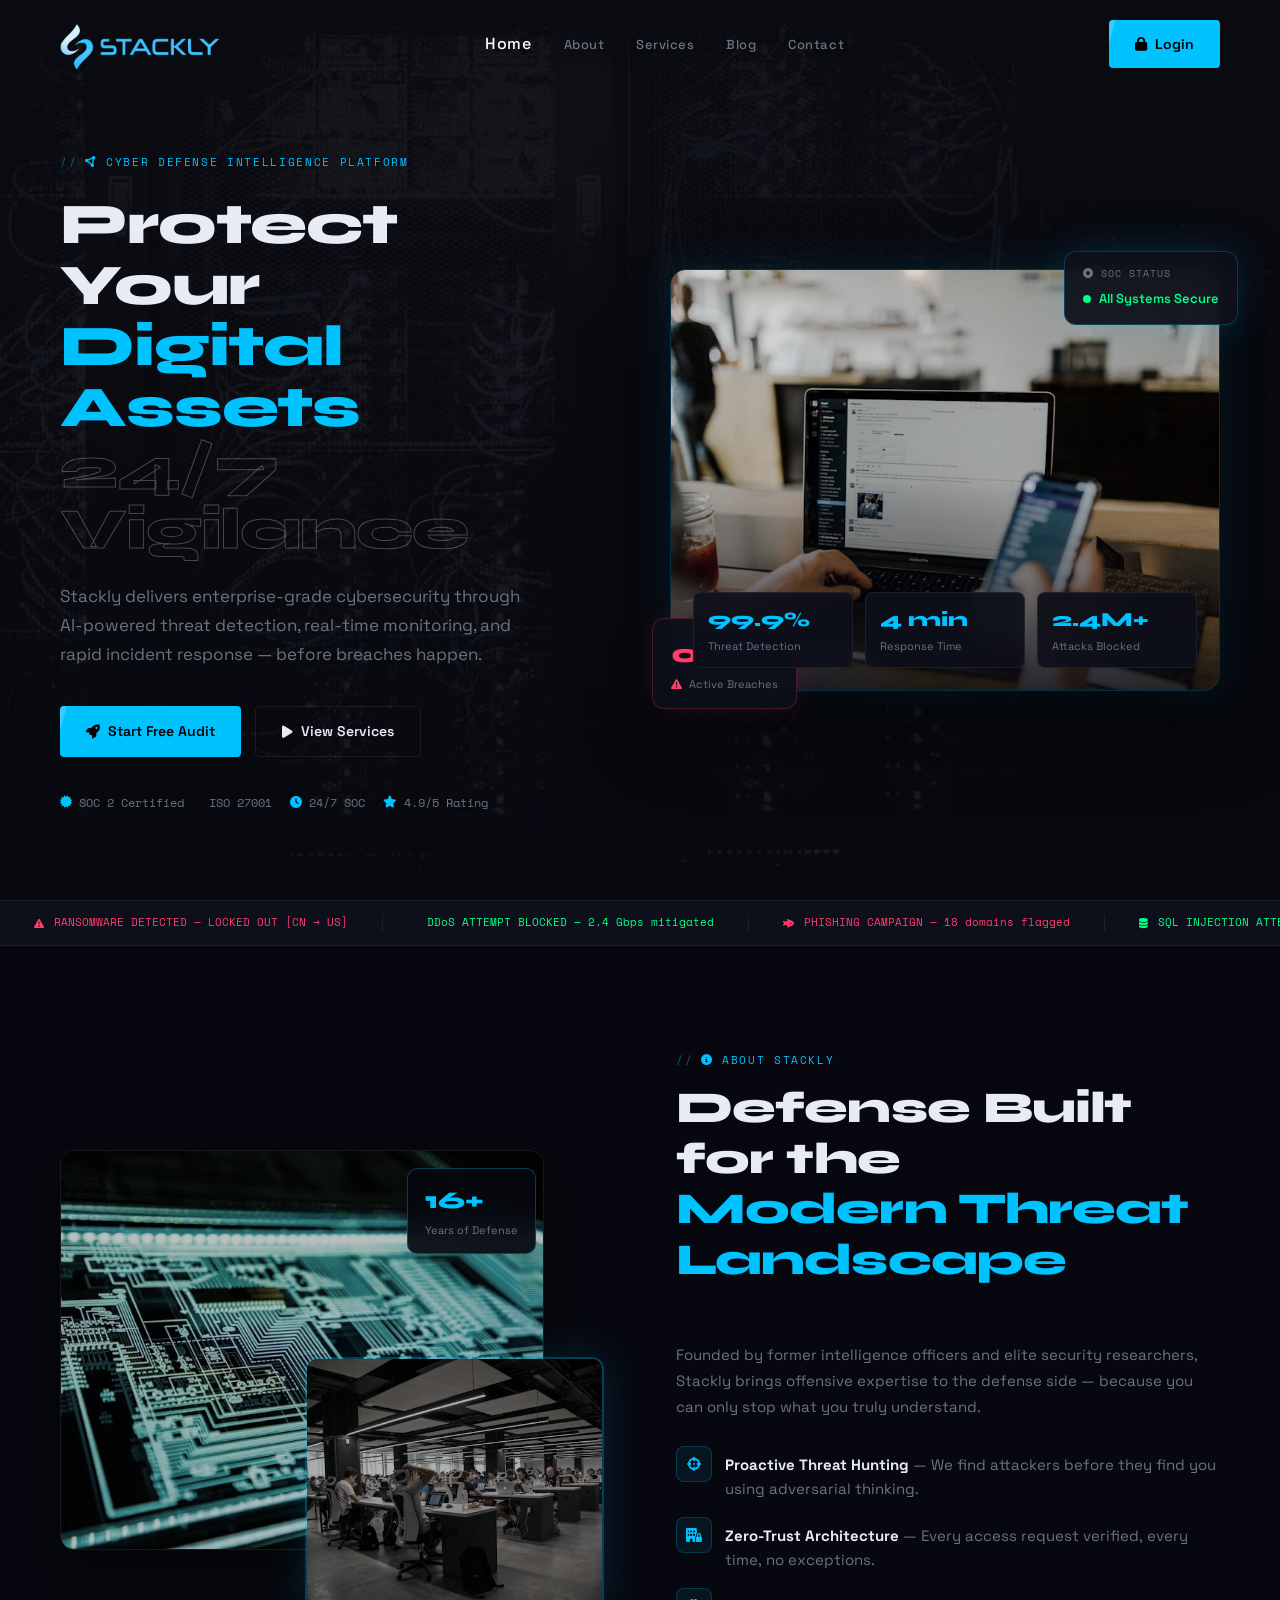
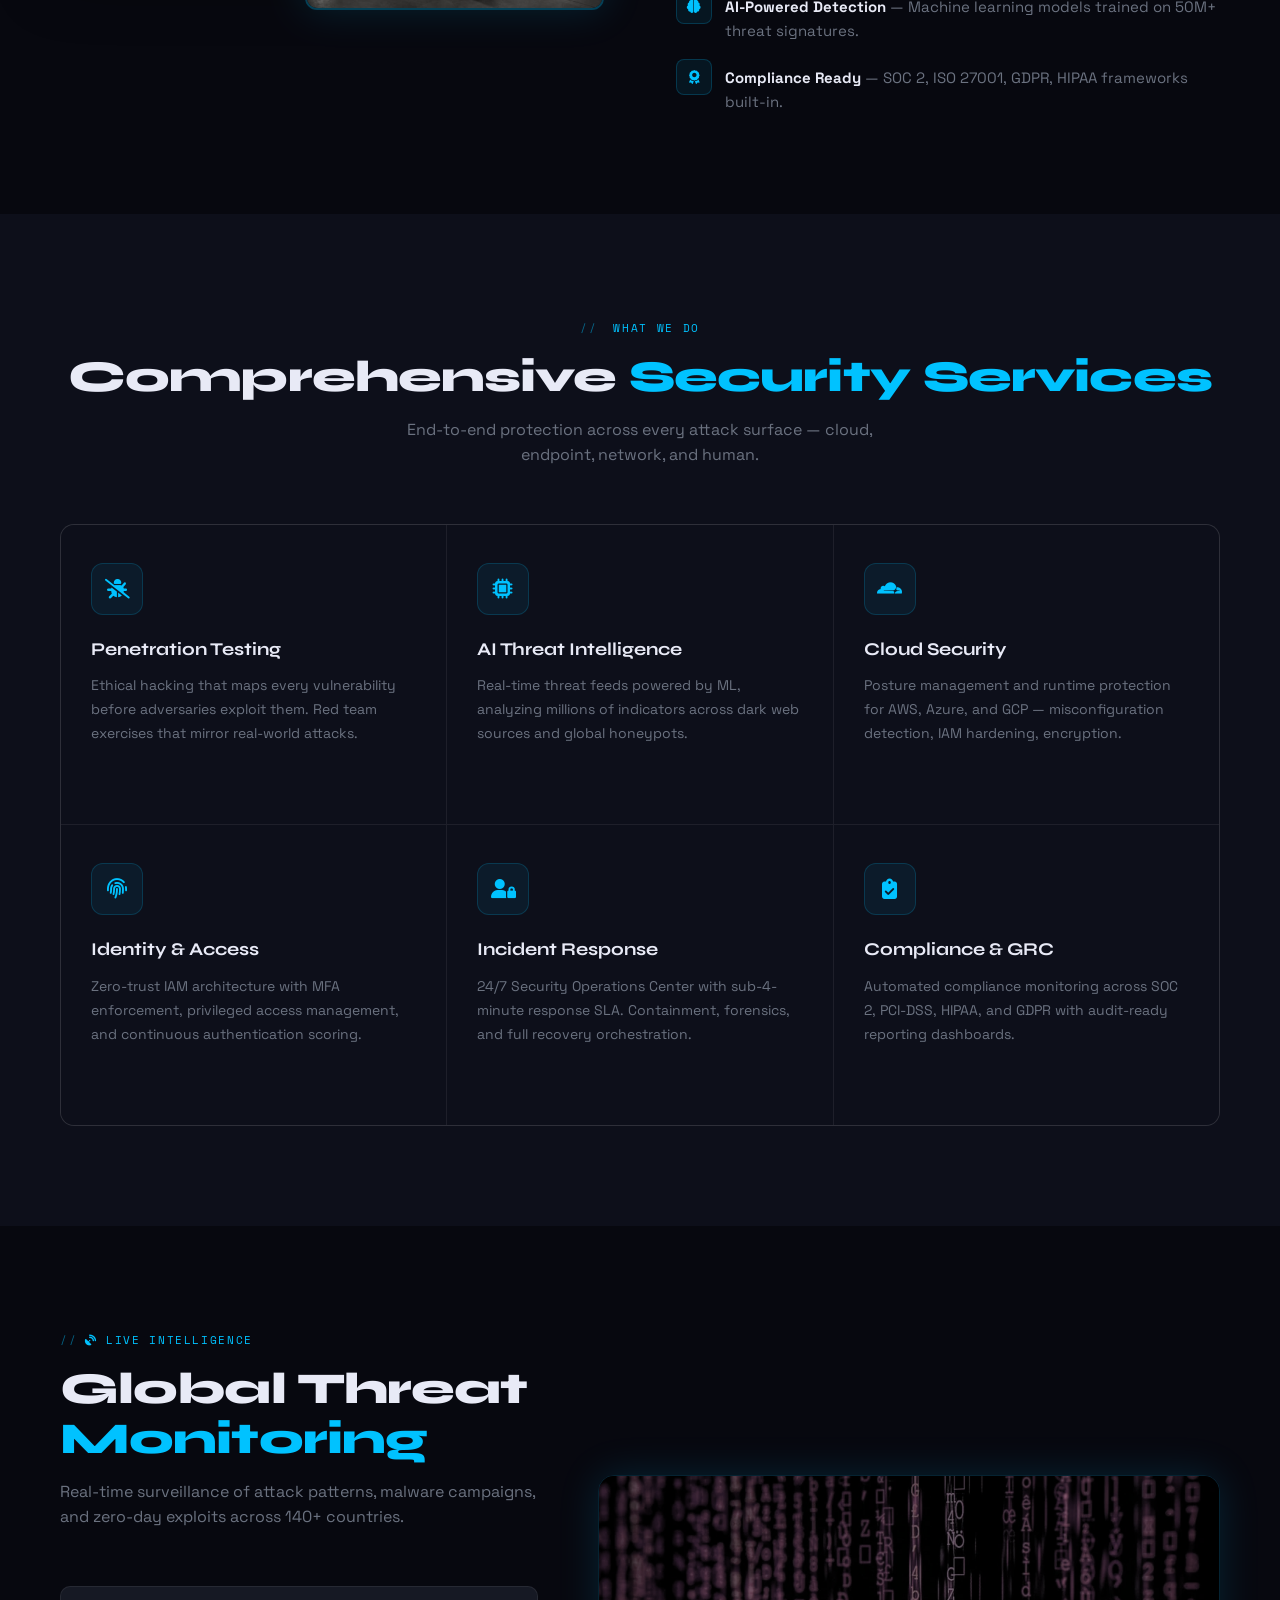
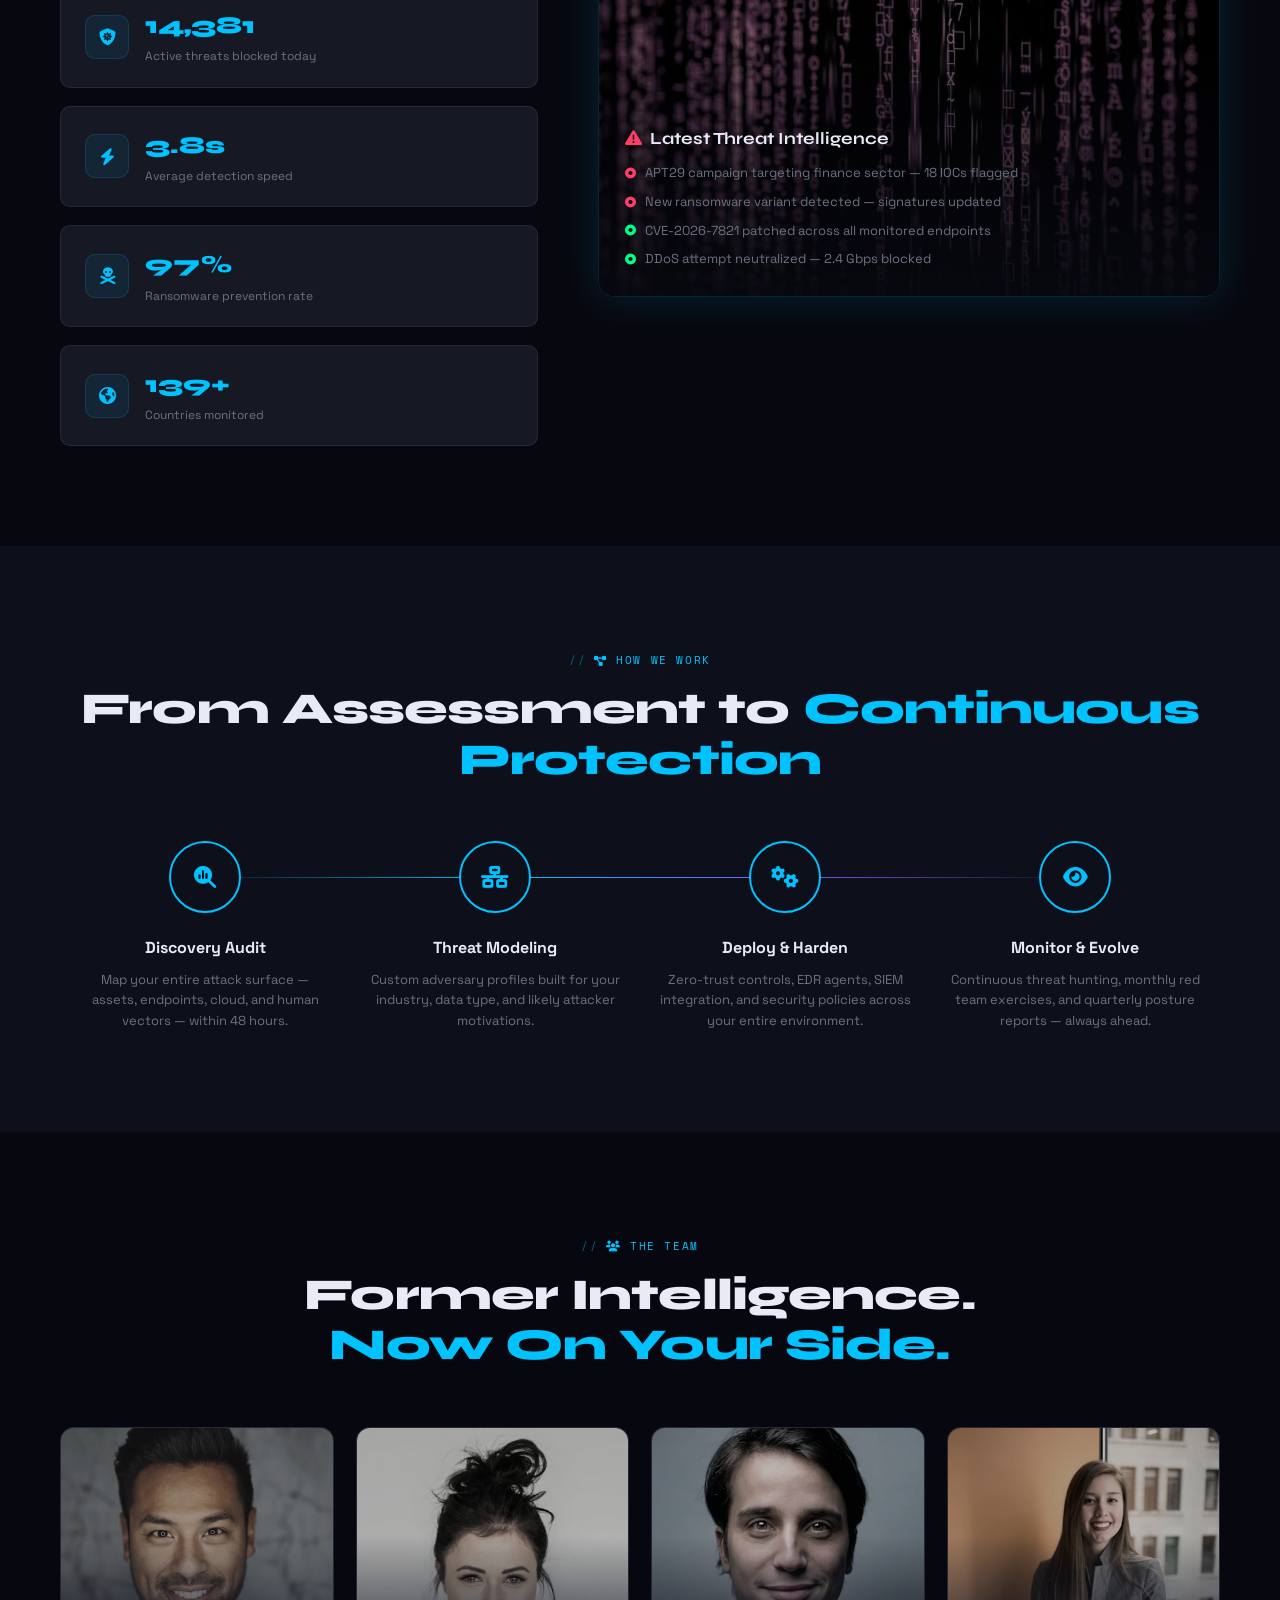
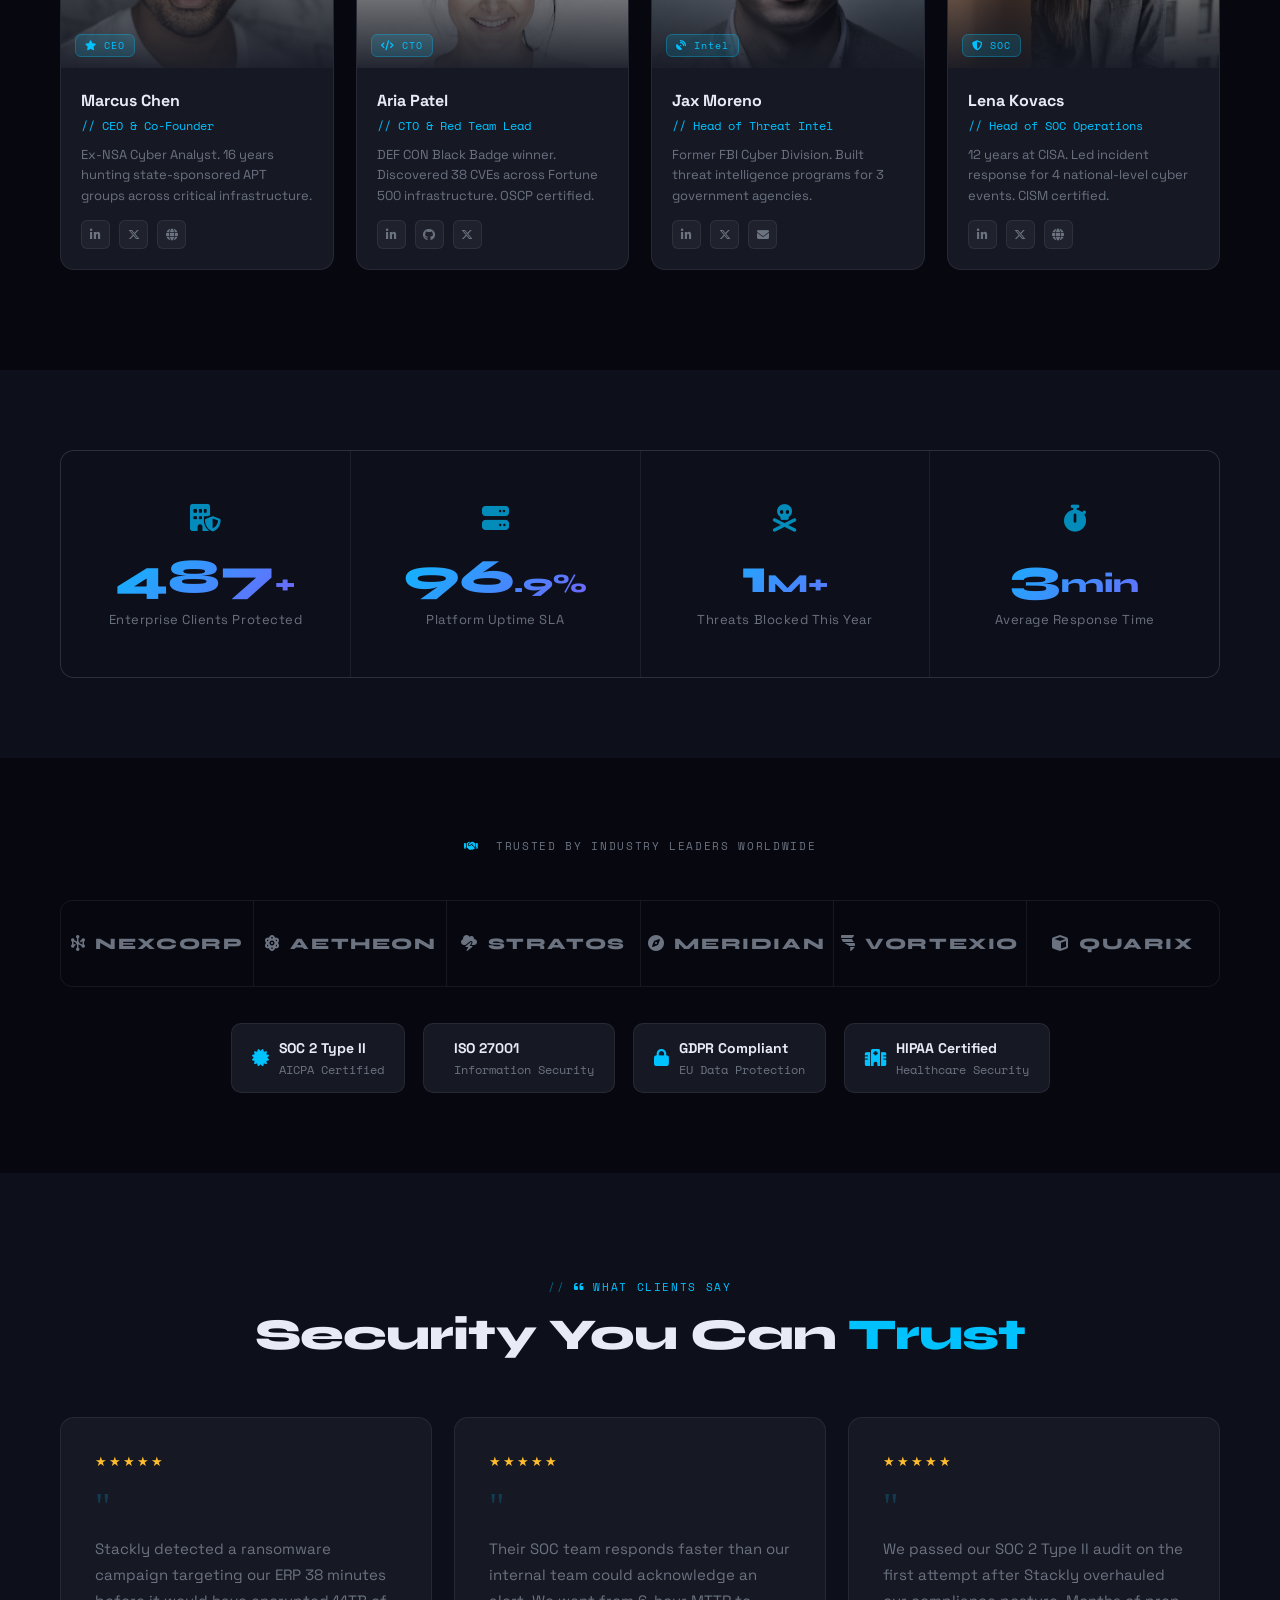
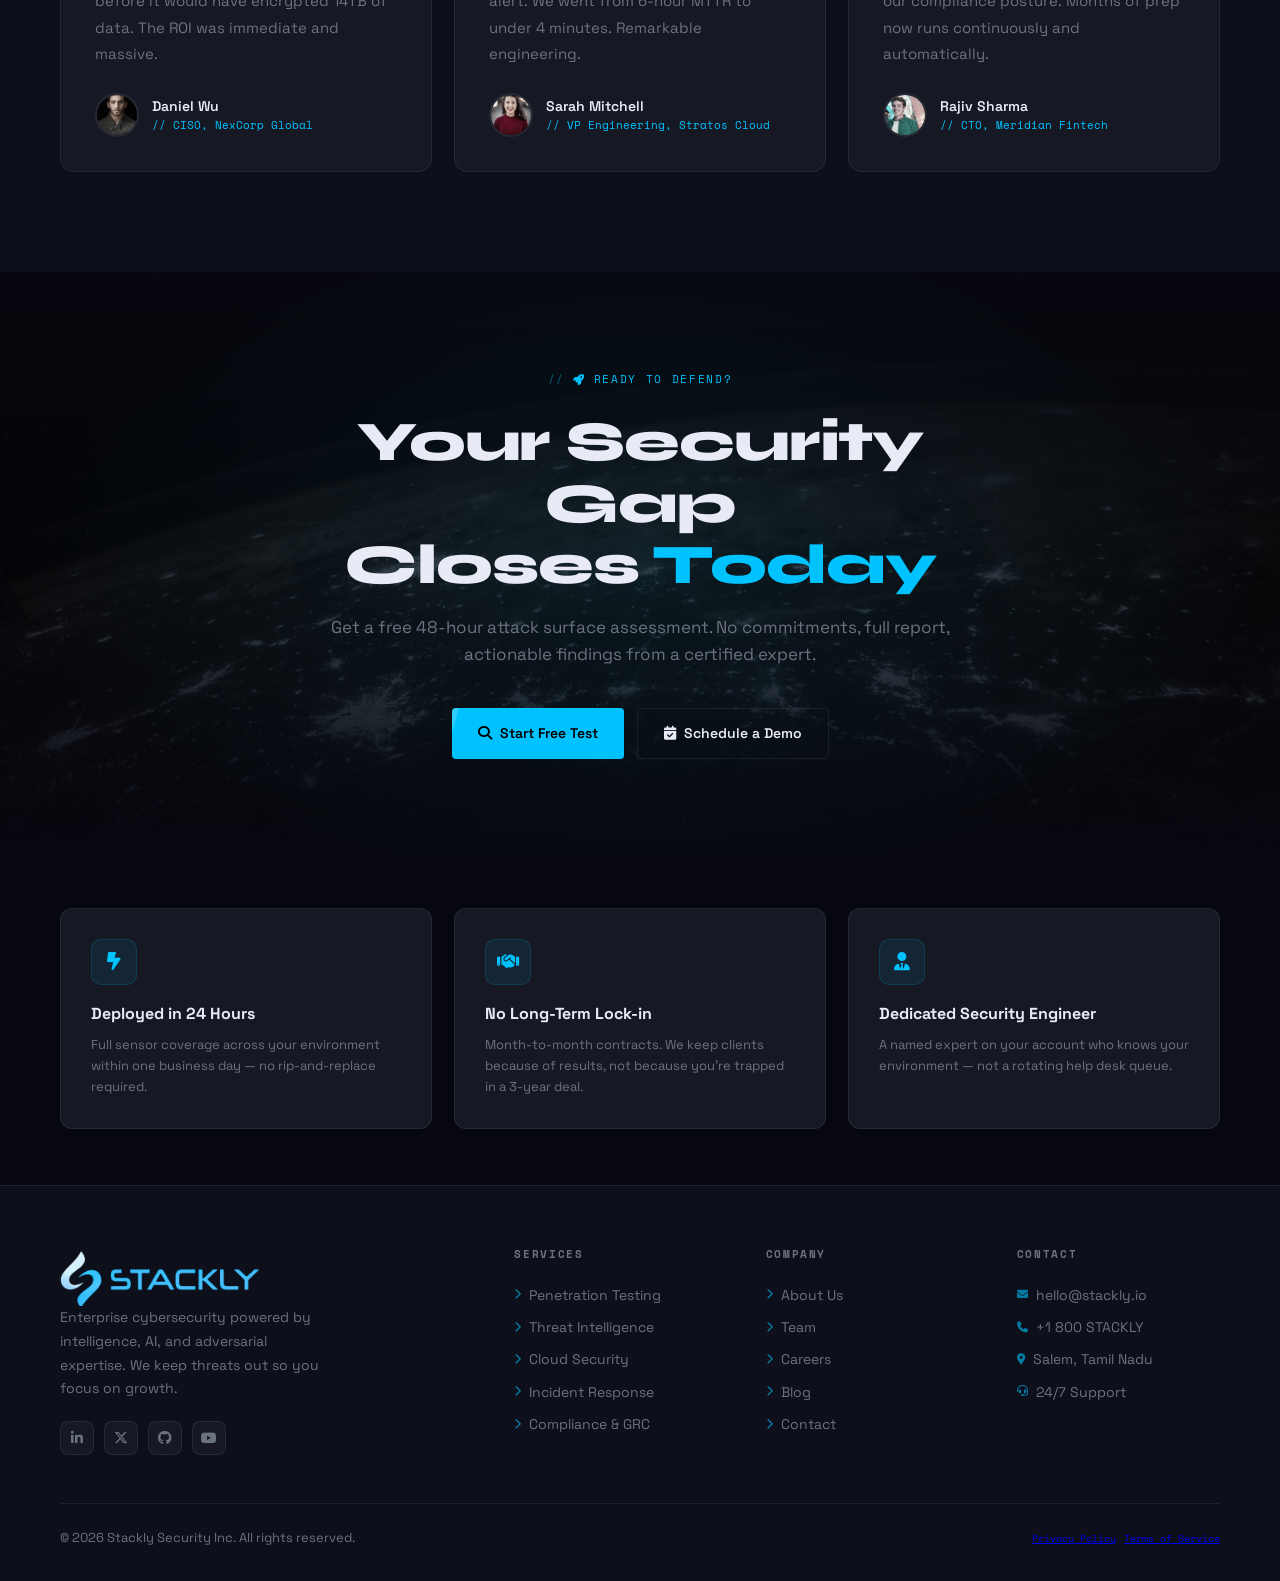
<file: index.html>
<!DOCTYPE html>
<html lang="en">
<head>
<meta charset="UTF-8">
<meta name="viewport" content="width=device-width, initial-scale=1.0">
<title>Stackly — Cyber Defense Intelligence</title>
<link rel="preconnect" href="https://fonts.googleapis.com">
<link href="https://fonts.googleapis.com/css2?family=Space+Grotesk:wght@300;400;500;600;700&family=Space+Mono:wght@400;700&family=Syne:wght@700;800&display=swap" rel="stylesheet">
<link rel="stylesheet" href="footer.css">
<link rel="stylesheet" href="https://cdnjs.cloudflare.com/ajax/libs/font-awesome/6.5.1/css/all.min.css">
<style>
/* ─── TOKENS ─── */
:root {
  --bg:#07080F;--bg2:#0D0F1A;--bg3:#111420;--surface:#161924;
  --border:rgba(255,255,255,0.07);
  --accent:#00C2FF;--accent2:#7B5CFA;--danger:#FF3D6B;--green:#00FF88;
  --text:#E8EAF6;--muted:#6B7280;
  --mono:'Space Mono',monospace;--sans:'Space Grotesk',sans-serif;--display:'Syne',sans-serif;
  --glow:0 0 40px rgba(0,194,255,0.15);
}

/* ─── RESET ─── */
*, *::before, *::after { box-sizing: border-box; margin: 0; padding: 0; }
html { overflow-x: hidden; scroll-behavior: smooth; }
body {
  background: var(--bg);
  color: var(--text);
  font-family: var(--sans);
  font-size: 16px;
  line-height: 1.6;
  overflow-x: hidden;
  width: 100%;
}
img { max-width: 100%; display: block; }
::-webkit-scrollbar { width: 4px; }
::-webkit-scrollbar-track { background: var(--bg); }
::-webkit-scrollbar-thumb { background: var(--accent); border-radius: 2px; }

/* ─── CANVAS ─── */
#matrix-canvas {
  position: fixed; top:0; left:0;
  width:100%; height:100%;
  opacity:.03; pointer-events:none; z-index:0;
}

/* ─── LAYOUT ─── */
.container {
  width: min(1200px, 100%);
  margin-inline: auto;
  padding-inline: 20px;
}

/* ─── UTILITY ─── */
.tag {
  font-family: var(--mono);
  font-size: 11px;
  letter-spacing: .15em;
  text-transform: uppercase;
  color: var(--accent);
  display: inline-flex;
  align-items: center;
  gap: 8px;
}
.tag::before { content:'//'; opacity:.5; }

.btn {
  display: inline-flex;
  align-items: center;
  justify-content: center;
  gap: 8px;
  padding: 13px 26px;
  border-radius: 4px;
  font-family: var(--sans);
  font-weight: 600;
  font-size: 14px;
  cursor: pointer;
  transition: all .3s;
  text-decoration: none;
  border: none;
  white-space: nowrap;
}
.btn-primary { background:var(--accent); color:#000; position:relative; overflow:hidden; }
.btn-primary::after {
  content:''; position:absolute; inset:0;
  background:rgba(255,255,255,.2);
  transform:translateX(-100%) skewX(-15deg);
  transition:transform .4s;
}
.btn-primary:hover::after { transform:translateX(110%) skewX(-15deg); }
.btn-primary:hover { box-shadow:0 0 28px rgba(0,194,255,.4); }
.btn-outline { background:transparent; color:var(--text); border:1px solid var(--border); }
.btn-outline:hover { border-color:var(--accent); color:var(--accent); }

/* ─── NAV ─── */
nav {
  position: fixed;
  top: 0; left: 0; right: 0;
  z-index: 1000;
  padding: 18px 0;
  transition: all .4s;
}
nav.scrolled {
  background: rgba(7,8,15,.96);
  backdrop-filter: blur(20px);
  padding: 12px 0;
  border-bottom: 1px solid var(--border);
}
.nav-inner {
  display: flex;
  align-items: center;
  justify-content: space-between;
  gap: 20px;
}
.logo {
  width: 160px;
  height: 52px;
  flex-shrink: 0;
}
.logo img { width:100%; height:100%; object-fit:cover; }

.nav-links {
  display: flex;
  align-items: center;
  gap: 32px;
  list-style: none;
}
.nav-links a {
  font-size: 13px;
  font-weight: 500;
  color: var(--muted);
  text-decoration: none;
  letter-spacing: .04em;
  transition: color .2s;
  position: relative;
}
.nav-links a::after {
  content:'';
  position: absolute;
  bottom: -4px; left: 0;
  width: 0; height: 1px;
  background: var(--accent);
  transition: width .3s;
}
.nav-links a:hover { color:var(--text); }
.nav-links a:hover::after { width:100%; }

/* ─── HAMBURGER ─── */
.hamburger {
  display: none;
  flex-direction: column;
  gap: 5px;
  cursor: pointer;
  padding: 6px;
  background: none;
  border: none;
  flex-shrink: 0;
  z-index: 1001;
}
.hamburger span {
  display: block;
  width: 24px; height: 2px;
  background: var(--text);
  border-radius: 2px;
  transition: all .3s;
}
.hamburger.open span:nth-child(1) { transform:translateY(7px) rotate(45deg); }
.hamburger.open span:nth-child(2) { opacity:0; transform:scaleX(0); }
.hamburger.open span:nth-child(3) { transform:translateY(-7px) rotate(-45deg); }

/* ─── MOBILE MENU ─── */
/*
  KEY FIX: display:none by default. Only becomes display:flex
  when .open is added by JS. No partial-open state.
  pointer-events:none when closed prevents invisible blocking.
*/
.mobile-menu {
  position: fixed;
  inset: 0;                         /* full viewport */
  background: rgba(7,8,15,.98);
  backdrop-filter: blur(24px);
  -webkit-backdrop-filter: blur(24px);
  z-index: 999;
  flex-direction: column;
  align-items: center;
  justify-content: center;
  gap: 28px;
  /* Hidden state */
  display: flex;                    /* keep flex for layout when open */
  opacity: 0;
  pointer-events: none;             /* invisible & unclickable when closed */
  transition: opacity .3s ease;
}
.mobile-menu.open {
  opacity: 1;
  pointer-events: all;              /* clickable when open */
}
.mobile-menu a {
  font-family: var(--display);
  font-size: clamp(22px, 6vw, 30px);
  font-weight: 700;
  color: var(--muted);
  text-decoration: none;
  transition: color .2s;
  letter-spacing: .05em;
}
.mobile-menu a:hover { color:var(--accent); }
.mobile-menu .btn {
  margin-top: 8px;
  font-size: 15px;
  padding: 14px 32px;
}

/* ─── HERO ─── */
#hero {
  min-height: 100vh;
  display: flex;
  align-items: center;
  position: relative;
  padding: 140px 0 80px;
  z-index: 1;
  overflow: hidden;
}
.hero-bg-img { position:absolute; inset:0; z-index:0; }
.hero-bg-img img {
  width:100%; height:100%;
  object-fit:cover;
  opacity:.08;
  filter:saturate(.3) hue-rotate(180deg);
}
.hero-bg-img::after {
  content:''; position:absolute; 
  background:
    linear-gradient(90deg,rgba(7,8,15,.97) 40%,rgba(7,8,15,.5) 100%),
    linear-gradient(0deg,rgba(7,8,15,.8) 0%,transparent 50%);
}
.hero-grid {
  display: grid;
  grid-template-columns: 1fr 1fr;
  gap: 60px;
  align-items: center;
  position: relative;
  z-index: 1;
}
.hero-tag { margin-bottom:22px; }
.hero-heading {
  font-family: var(--display);
  font-size: clamp(36px,4.5vw,64px);
  font-weight: 800;
  line-height: 1.06;
  letter-spacing: -.02em;
  margin-bottom: 22px;
}
.hero-heading .line2 { color:var(--accent); }
.hero-heading .line3 { -webkit-text-stroke:1px rgba(255,255,255,.25); color:transparent; }
.hero-sub { font-size:17px; color:var(--muted); line-height:1.7; margin-bottom:38px; max-width:480px; }
.hero-btns { display:flex; gap:14px; flex-wrap:wrap; }
.hero-badges { display:flex; gap:18px; margin-top:36px; flex-wrap:wrap; }
.badge { display:flex; align-items:center; gap:7px; font-size:12px; color:var(--muted); font-family:var(--mono); }
.badge i { color:var(--accent); font-size:12px; }

/* Hero image */
.hero-img-wrap { position:relative; }
.hero-main-img {
  border-radius: 16px; overflow:hidden; position:relative;
  border:1px solid rgba(0,194,255,.2);
  box-shadow:0 30px 80px rgba(0,0,0,.6),var(--glow);
}
.hero-main-img img {
  width:100%; height:420px;
  object-fit:cover;
  display:block;
  filter:saturate(.7) brightness(.85);
}
.hero-main-img::after {
  content:''; position:absolute; inset:0;
  background:linear-gradient(180deg,transparent 50%,rgba(7,8,15,.8) 100%);
}
.hero-img-overlay {
  position:absolute; bottom:0; left:0; right:0; padding:22px; z-index:2;
}
.img-stat-row { display:flex; gap:12px; }
.img-stat {
  background:rgba(13,15,26,.9); backdrop-filter:blur(12px);
  border:1px solid var(--border); border-radius:8px;
  padding:11px 14px; flex:1;
}
.img-stat-num { font-family:var(--display); font-size:20px; font-weight:800; color:var(--accent); }
.img-stat-label { font-size:11px; color:var(--muted); margin-top:2px; }
.hero-float-card {
  position:absolute; top:-18px; right:-18px;
  background:rgba(13,15,26,.92); backdrop-filter:blur(16px);
  border:1px solid rgba(0,194,255,.25); border-radius:12px;
  padding:14px 18px; min-width:170px; box-shadow:var(--glow);
}
.hfc-label { font-family:var(--mono); font-size:10px; color:var(--muted); text-transform:uppercase; letter-spacing:.1em; margin-bottom:7px; }
.hfc-status { display:flex; align-items:center; gap:8px; font-size:13px; font-weight:600; color:var(--green); }
.hfc-dot { width:8px; height:8px; border-radius:50%; background:var(--green); animation:blink 1.5s ease-in-out infinite; }
.hero-float-card2 {
  position:absolute; bottom:-18px; left:-18px;
  background:rgba(13,15,26,.92); backdrop-filter:blur(16px);
  border:1px solid rgba(255,61,107,.25); border-radius:12px;
  padding:14px 18px; box-shadow:0 0 28px rgba(255,61,107,.1);
}
.hfc2-num { font-family:var(--display); font-size:26px; font-weight:800; color:var(--danger); }
.hfc2-label { font-size:11px; color:var(--muted); margin-top:2px; }
@keyframes blink { 0%,100%{opacity:1;} 50%{opacity:.2;} }

/* ─── TICKER ─── */
.ticker-wrap {
  background:var(--bg2); border-top:1px solid var(--border); border-bottom:1px solid var(--border);
  padding:13px 0; overflow:hidden; position:relative; z-index:1; width:100%;
}
.ticker-track {
  display:flex; width:max-content;
  animation:tickerMove 35s linear infinite;
}
.ticker-track:hover { animation-play-state:paused; }
@keyframes tickerMove { from{transform:translateX(0);} to{transform:translateX(-50%);} }
.ticker-item {
  display:flex; align-items:center; gap:10px;
  padding:0 34px; font-family:var(--mono); font-size:11px;
  color:var(--muted); white-space:nowrap; border-right:1px solid var(--border);
}
.ticker-item i { font-size:10px; }
.t-red{color:var(--danger);} .t-green{color:var(--green);} .t-blue{color:var(--accent);}

/* ─── SECTION COMMON ─── */
section { position:relative; z-index:1; }
.section-header { margin-bottom:56px; }
.section-header .tag { margin-bottom:14px; }
.section-title {
  font-family:var(--display); font-size:clamp(26px,3.5vw,44px);
  font-weight:800; line-height:1.15; letter-spacing:-.02em;
}
.section-title span { color:var(--accent); }
.section-sub { font-size:16px; color:var(--muted); margin-top:14px; max-width:520px; }

/* ─── ABOUT ─── */
#about { padding:100px 0; }
.about-grid { display:grid; grid-template-columns:1fr 1fr; gap:72px; align-items:center; }
.about-img-stack { position:relative; height:460px; }
.about-img-main {
  border-radius:14px; overflow:hidden; position:absolute;
  top:0; left:0; right:60px; bottom:60px;
  border:1px solid var(--border); box-shadow:0 24px 60px rgba(0,0,0,.5);
}
.about-img-main img { width:100%; height:100%; object-fit:cover; filter:saturate(.6) brightness(.75); }
.about-img-secondary {
  border-radius:12px; overflow:hidden; position:absolute;
  bottom:0; right:0; width:55%; height:55%;
  border:2px solid rgba(0,194,255,.3); box-shadow:var(--glow);
}
.about-img-secondary img { width:100%; height:100%; object-fit:cover; filter:saturate(.5) brightness(.7); }
.about-img-badge {
  position:absolute; top:18px; right:68px;
  background:rgba(7,8,15,.9); backdrop-filter:blur(12px);
  border:1px solid rgba(0,194,255,.3); border-radius:10px; padding:13px 17px; z-index:2;
}
.aib-num { font-family:var(--display); font-size:24px; font-weight:800; color:var(--accent); }
.aib-label { font-size:11px; color:var(--muted); margin-top:2px; }
.about-checks { display:flex; flex-direction:column; gap:16px; margin-top:26px; }
.check-item { display:flex; gap:13px; align-items:flex-start; }
.check-icon {
  width:36px; height:36px; border-radius:8px;
  background:rgba(0,194,255,.08); border:1px solid rgba(0,194,255,.2);
  display:flex; align-items:center; justify-content:center;
  color:var(--accent); font-size:14px; flex-shrink:0;
}
.check-text { font-size:15px; color:var(--muted); padding-top:7px; }
.check-text strong { color:var(--text); }

/* ─── SERVICES ─── */
#services { padding:100px 0; background:var(--bg2); }
.services-grid {
  display:grid; grid-template-columns:repeat(3,1fr);
  gap:1px; background:var(--border);
  border:1px solid var(--border); border-radius:14px; overflow:hidden;
}
.service-card {
  background:var(--bg2); padding:38px 30px;
  transition:all .35s; position:relative; overflow:hidden; cursor:default;
}
.service-card::before {
  content:''; position:absolute; top:0; left:0; right:0; height:2px;
  background:linear-gradient(90deg,var(--accent),var(--accent2));
  transform:scaleX(0); transition:transform .4s;
}
.service-card:hover::before { transform:scaleX(1); }
.service-card:hover { background:var(--surface); }
.service-icon {
  width:52px; height:52px; border-radius:12px;
  background:rgba(0,194,255,.07); border:1px solid rgba(0,194,255,.18);
  display:flex; align-items:center; justify-content:center;
  color:var(--accent); font-size:20px; margin-bottom:20px; transition:all .3s;
}
.service-card:hover .service-icon { background:rgba(0,194,255,.14); box-shadow:0 0 20px rgba(0,194,255,.2); }
.service-name { font-family:var(--display); font-size:18px; font-weight:700; margin-bottom:11px; }
.service-desc { font-size:14px; color:var(--muted); line-height:1.7; }
.service-link {
  display:inline-flex; align-items:center; gap:6px; margin-top:18px;
  font-size:13px; color:var(--accent); font-weight:600; text-decoration:none;
  opacity:0; transform:translateY(4px); transition:all .3s;
}
.service-card:hover .service-link { opacity:1; transform:translateY(0); }

/* ─── THREAT ─── */
#threat { padding:100px 0; }
.threat-grid { display:grid; grid-template-columns:1fr 1.3fr; gap:60px; align-items:center; }
.threat-stats { display:flex; flex-direction:column; gap:18px; }
.threat-stat {
  background:var(--surface); border:1px solid var(--border); border-radius:10px;
  padding:20px 24px; display:flex; align-items:center; gap:16px; transition:all .3s;
}
.threat-stat:hover { border-color:var(--accent); box-shadow:var(--glow); }
.ts-icon {
  width:44px; height:44px; border-radius:10px;
  background:rgba(0,194,255,.08); border:1px solid rgba(0,194,255,.15);
  display:flex; align-items:center; justify-content:center;
  color:var(--accent); font-size:17px; flex-shrink:0;
}
.ts-num { font-family:var(--display); font-size:24px; font-weight:800; color:var(--accent); }
.ts-label { font-size:12px; color:var(--muted); margin-top:2px; }
.threat-img-panel {
  position:relative; border-radius:16px; overflow:hidden;
  border:1px solid rgba(0,194,255,.15); box-shadow:var(--glow);
}
.threat-img-panel img {
  width:100%; height:420px; object-fit:cover;
  filter:saturate(.4) brightness(.6) hue-rotate(180deg); display:block;
}
.threat-img-panel::after {
  content:''; position:absolute; inset:0;
  background:linear-gradient(180deg,transparent 40%,rgba(7,8,15,.95) 100%);
}
.threat-overlay { position:absolute; bottom:0; left:0; right:0; padding:26px; z-index:2; }
.threat-ol-title { font-family:var(--display); font-size:17px; font-weight:700; margin-bottom:11px; }
.threat-ol-list { display:flex; flex-direction:column; gap:8px; }
.tol-item { display:flex; align-items:center; gap:9px; font-size:13px; color:var(--muted); }
.tol-item i { color:var(--danger); font-size:11px; }
.tol-item.safe i { color:var(--green); }

/* ─── PROCESS ─── */
#process { padding:100px 0; background:var(--bg2); }
.process-steps {
  display:grid; grid-template-columns:repeat(4,1fr);
  gap:0; position:relative;
}
.process-steps::before {
  content:''; position:absolute; top:36px; left:12.5%; right:12.5%; height:1px;
  background:linear-gradient(90deg,transparent,var(--accent),var(--accent2),transparent); z-index:0;
}
.process-step { text-align:center; padding:0 18px; position:relative; z-index:1; }
.step-num {
  width:72px; height:72px; border-radius:50%;
  background:var(--bg2); border:2px solid var(--accent);
  display:flex; align-items:center; justify-content:center;
  font-size:22px; color:var(--accent);
  margin:0 auto 22px; transition:all .4s;
}
.process-step:hover .step-num { background:var(--accent); color:#000; box-shadow:0 0 28px rgba(0,194,255,.4); }
.step-title { font-weight:700; font-size:16px; margin-bottom:9px; }
.step-desc { font-size:13px; color:var(--muted); line-height:1.6; }

/* ─── TEAM ─── */
#team { padding:100px 0; }
.team-grid { display:grid; grid-template-columns:repeat(4,1fr); gap:22px; }
.team-card {
  background:var(--surface); border:1px solid var(--border);
  border-radius:14px; overflow:hidden; transition:all .35s;
}
.team-card:hover {
  border-color:rgba(0,194,255,.3);
  transform:translateY(-5px);
  box-shadow:0 22px 48px rgba(0,0,0,.4),var(--glow);
}
.team-avatar { position:relative; height:240px; overflow:hidden; }
.team-avatar img {
  width:100%; height:100%; object-fit:cover; object-position:center 20%;
  filter:saturate(.5) brightness(.75); transition:all .4s;
}
.team-card:hover .team-avatar img { filter:saturate(.8) brightness(.9); transform:scale(1.04); }
.team-avatar::after {
  content:''; position:absolute; inset:0;
  background:linear-gradient(180deg,transparent 45%,rgba(22,25,36,.92) 100%);
}
.team-role-badge { position:absolute; bottom:11px; left:14px; right:14px; z-index:2; }
.trb {
  background:rgba(0,194,255,.15); border:1px solid rgba(0,194,255,.3);
  border-radius:6px; padding:3px 9px;
  font-family:var(--mono); font-size:10px; color:var(--accent); letter-spacing:.1em;
}
.team-info { padding:20px; }
.team-name { font-weight:700; font-size:16px; margin-bottom:3px; }
.team-role { font-size:12px; color:var(--accent); font-family:var(--mono); margin-bottom:9px; }
.team-bio { font-size:13px; color:var(--muted); line-height:1.6; }
.team-socials { display:flex; gap:9px; margin-top:13px; }
.team-socials a {
  width:29px; height:29px; border-radius:6px;
  background:rgba(255,255,255,.04); border:1px solid var(--border);
  display:flex; align-items:center; justify-content:center;
  color:var(--muted); font-size:12px; text-decoration:none; transition:all .2s;
}
.team-socials a:hover { color:var(--accent); border-color:var(--accent); }

/* ─── TRUST ─── */
#trust { padding:80px 0; background:var(--bg2); }
.trust-grid {
  display:grid; grid-template-columns:repeat(4,1fr);
  gap:1px; background:var(--border);
  border:1px solid var(--border); border-radius:14px; overflow:hidden;
}
.trust-item { background:var(--bg2); padding:46px 26px; text-align:center; transition:background .3s; }
.trust-item:hover { background:var(--surface); }
.trust-icon { font-size:27px; color:var(--accent); margin-bottom:13px; opacity:.7; }
.trust-num {
  font-family:var(--display); font-size:48px; font-weight:800; line-height:1;
  background:linear-gradient(135deg,var(--accent),var(--accent2));
  -webkit-background-clip:text; -webkit-text-fill-color:transparent; background-clip:text;
}
.trust-plus { font-size:26px; }
.trust-label { font-size:13px; color:var(--muted); margin-top:9px; letter-spacing:.04em; }

/* ─── CLIENTS ─── */
#clients { padding:80px 0; }
.clients-heading {
  text-align:center; margin-bottom:44px;
  font-family:var(--mono); font-size:11px;
  letter-spacing:.15em; color:var(--muted); text-transform:uppercase;
}
.clients-logos {
  display:flex; align-items:center; justify-content:center; flex-wrap:wrap;
  border:1px solid var(--border); border-radius:12px; overflow:hidden;
}
.client-logo {
  padding:30px 36px; border-right:1px solid var(--border);
  font-family:var(--display); font-size:16px; font-weight:800;
  color:var(--muted); letter-spacing:.1em; transition:all .3s;
  flex:1; text-align:center; min-width:130px;
  display:flex; align-items:center; justify-content:center; gap:9px;
}
.client-logo:last-child { border-right:none; }
.client-logo:hover { color:var(--text); background:var(--surface); }
.cert-row { display:flex; gap:18px; justify-content:center; margin-top:36px; flex-wrap:wrap; }
.cert-badge {
  display:flex; align-items:center; gap:10px;
  background:var(--surface); border:1px solid var(--border);
  border-radius:10px; padding:13px 20px;
}
.cert-badge i { color:var(--accent); font-size:17px; }
.cert-label { font-size:12px; font-family:var(--mono); color:var(--muted); }
.cert-name { font-size:14px; font-weight:700; }

/* ─── TESTIMONIALS ─── */
#testimonials { padding:100px 0; background:var(--bg2); }
.testi-grid { display:grid; grid-template-columns:repeat(3,1fr); gap:22px; }
.testi-card {
  background:var(--surface); border:1px solid var(--border);
  border-radius:14px; padding:34px; transition:all .35s; position:relative;
}
.testi-card:hover { border-color:rgba(0,194,255,.25); transform:translateY(-4px); box-shadow:var(--glow); }
.stars { color:#FEBC2E; font-size:13px; margin-bottom:14px; letter-spacing:2px; }
.testi-quote { font-size:38px; color:var(--accent); opacity:.2; line-height:1; font-family:serif; margin-bottom:11px; }
.testi-text { font-size:15px; color:var(--muted); line-height:1.75; margin-bottom:26px; }
.testi-author { display:flex; align-items:center; gap:13px; }
.testi-avatar { width:44px; height:44px; border-radius:50%; overflow:hidden; border:2px solid var(--border); flex-shrink:0; }
.testi-avatar img { width:100%; height:100%; object-fit:cover; filter:saturate(.5); }
.testi-name { font-weight:600; font-size:14px; }
.testi-company { font-size:11px; color:var(--accent); font-family:var(--mono); }

/* ─── CTA ─── */
#cta { padding:0; position:relative; overflow:hidden; }
.cta-img { position:relative; height:580px; }
.cta-img img {
  width:100%; height:100%; object-fit:cover;
  filter:saturate(.3) brightness(.4) hue-rotate(180deg);
}
.cta-img::after {
  content:''; position:absolute; inset:0;
  background:radial-gradient(ellipse 70% 80% at 50% 50%,rgba(0,194,255,.08) 0%,transparent 70%),
    linear-gradient(0deg,rgba(7,8,15,1) 0%,rgba(7,8,15,.5) 40%,rgba(7,8,15,.5) 60%,rgba(7,8,15,1) 100%);
}
.cta-content {
  position:absolute; inset:0;
  display:flex; align-items:center; justify-content:center; z-index:2;
}
.cta-inner { text-align:center; max-width:680px; padding:0 20px; }
.cta-inner .tag { justify-content:center; margin-bottom:22px; }
.cta-title {
  font-family:var(--display); font-size:clamp(30px,5vw,56px);
  font-weight:800; line-height:1.1; letter-spacing:-.02em; margin-bottom:18px;
}
.cta-title span { color:var(--accent); }
.cta-sub { font-size:17px; color:var(--muted); margin-bottom:40px; line-height:1.6; }
.cta-btns { display:flex; gap:13px; justify-content:center; flex-wrap:wrap; }
.cta-features { padding:56px 0; background:var(--bg); }
.cta-grid { display:grid; grid-template-columns:repeat(3,1fr); gap:22px; }
.cta-feature {
  background:var(--surface); border:1px solid var(--border);
  border-radius:12px; padding:30px; transition:all .3s;
}
.cta-feature:hover { border-color:rgba(0,194,255,.2); box-shadow:var(--glow); }
.cf-icon {
  width:46px; height:46px; border-radius:10px;
  background:rgba(0,194,255,.08); border:1px solid rgba(0,194,255,.15);
  display:flex; align-items:center; justify-content:center;
  color:var(--accent); font-size:18px; margin-bottom:16px;
}
.cf-title { font-weight:700; font-size:16px; margin-bottom:7px; }
.cf-desc { font-size:13px; color:var(--muted); line-height:1.65; }

/* ─── SCROLL ANIMATIONS ─── */
.reveal { opacity:0; transform:translateY(28px); transition:opacity .7s ease,transform .7s ease; }
.reveal.visible { opacity:1; transform:translateY(0); }
.reveal-left { opacity:0; transform:translateX(-38px); transition:opacity .7s ease,transform .7s ease; }
.reveal-left.visible { opacity:1; transform:translateX(0); }
.reveal-right { opacity:0; transform:translateX(38px); transition:opacity .7s ease,transform .7s ease; }
.reveal-right.visible { opacity:1; transform:translateX(0); }
.delay-1{transition-delay:.1s;} .delay-2{transition-delay:.2s;}
.delay-3{transition-delay:.3s;} .delay-4{transition-delay:.4s;}

/* ════════════════════════════════
   RESPONSIVE
════════════════════════════════ */

/* ── Tablet 1024 ── */
@media (max-width:1024px) {
  .hero-grid,
  .about-grid { grid-template-columns:1fr; text-align:center; }
  .hero-sub { max-width:100%; margin:0 auto 38px; }
  .hero-btns, .hero-badges { justify-content:center; }
  .hero-float-card { top:-10px; right:-10px; }
  .hero-float-card2 { bottom:-10px; left:-10px; }
  .hero-main-img img { height:320px; }

  .about-img-stack { height:360px; }
  .section-sub { max-width:100%; }

  .services-grid { grid-template-columns:repeat(2,1fr); }
  .threat-grid { grid-template-columns:1fr; }
  .process-steps { grid-template-columns:repeat(2,1fr); gap:36px; }
  .process-steps::before { display:none; }
  .team-grid { grid-template-columns:repeat(2,1fr); }
  .trust-grid { grid-template-columns:repeat(2,1fr); }
  .testi-grid { grid-template-columns:repeat(2,1fr); }
  .cta-grid { grid-template-columns:1fr 1fr; }
  .footer-grid { grid-template-columns:1fr 1fr; }
}

/* ── Mobile 768 ── */
@media (max-width:768px) {
  /* Nav */
  .nav-links, .nav-cta { display:none; }
  .hamburger { display:flex; }

  /* Layout */
  .container { padding-inline:16px; }
  #hero { padding:110px 0 60px; min-height:auto; }

  .hero-heading { font-size:clamp(28px,8vw,40px); text-align:center; }
  .hero-sub { font-size:15px; }
  .hero-main-img img { height:260px; }
  .hero-img-overlay { display:none; }
  .hero-float-card, .hero-float-card2 { display:none; }

  .about-img-stack { height:300px; }
  .about-img-main { right:20px; bottom:20px; }
  .about-img-secondary { width:45%; height:45%; }
  .about-img-badge { top:12px; right:18px; }

  .services-grid { grid-template-columns:1fr; }
  .process-steps { grid-template-columns:1fr; gap:28px; }
  .team-grid { grid-template-columns:1fr; }
  .trust-grid { grid-template-columns:repeat(2,1fr); }
  .testi-grid { grid-template-columns:1fr; }
  .cta-grid { grid-template-columns:1fr; }

  .clients-logos { flex-direction:column; }
  .client-logo { border-right:none; border-bottom:1px solid var(--border); min-width:100%; }
  .client-logo:last-child { border-bottom:none; }
  .cert-row { flex-direction:column; align-items:stretch; }

  .cta-img { height:460px; }
  .cta-btns { flex-wrap:wrap; }

  .section-header { text-align:center; }
  .section-header .section-sub { margin-inline:auto; }

  .footer-grid { grid-template-columns:1fr; }
  .footer-bottom { flex-direction:column; text-align:center; }
}

/* ── Small Mobile 480 ── */
@media (max-width:480px) {
  .logo { width:120px; height:42px; }
  .hero-heading { font-size:clamp(24px,7.5vw,34px); }
  .section-title { font-size:clamp(22px,6vw,30px); }
  .hero-btns, .cta-btns { flex-direction:column; align-items:stretch; }
  .hero-btns .btn, .cta-btns .btn { width:100%; }
  .hero-main-img img { height:220px; }
  .threat-img-panel img { height:280px; }
  .cta-img { height:420px; }
  .trust-num { font-size:36px; }
  .about-img-stack { height:260px; }
}

@media (prefers-reduced-motion:reduce) {
  *, *::before, *::after { animation:none !important; transition:none !important; }
}
</style>
</head>
<body>

<canvas id="matrix-canvas"></canvas>

<!-- NAV -->
<nav id="navbar">
  <div class="container">
    <div class="nav-inner">
      <a href="./index.html" class="logo">
        <img src="./src/Untitled design-compressed.webp" alt="Stackly">
      </a>
      <ul class="nav-links">
        <li><a href="./index.html" class="active" style="color: white; font-size: 16px;">Home</a></li>
        <li><a href="./about.html">About</a></li>
        <li><a href="./service.html">Services</a></li>
        <li><a href="./blog.html">Blog</a></li>
        <li><a href="./contact.html">Contact</a></li>
      </ul>
      <a href="./login.html" class="btn btn-primary nav-cta"><i class="fa-solid fa-lock"></i> Login</a>
      <button class="hamburger" id="hamburger" aria-label="Open menu" aria-expanded="false">
        <span></span><span></span><span></span>
      </button>
    </div>
  </div>
</nav>

<!-- MOBILE MENU -->
<div class="mobile-menu" id="mobileMenu" role="dialog" aria-label="Navigation menu">
  <a href="./index.html" class="menu-link" class="active">Home</a>
  <a href="./about.html" class="menu-link">About</a>
  <a href="./service.html" class="menu-link">Services</a>
  <a href="./blog.html" class="menu-link">Blog</a>
  <a href="./contact.html" class="menu-link">Contact</a>
  <a href="./login.html" class="btn btn-primary"><i class="fa-solid fa-lock"></i> Login</a>
</div>

<!-- 1: HERO -->
<section id="hero">
  <div class="hero-bg-img">
    <img src="./src/cyber home image/image2-compressed.webp" alt="Server infrastructure background">
  </div>
  <div class="container">
    <div class="hero-grid">
      <div class="hero-content">
        <div class="hero-tag tag reveal"><i class="fa-solid fa-circle-nodes"></i> Cyber Defense Intelligence Platform</div>
        <h1 class="hero-heading reveal delay-1">
          Protect Your<br>
          <span class="line2">Digital Assets</span><br>
          <span class="line3">24/7 Vigilance</span>
        </h1>
        <p class="hero-sub reveal delay-2">
          Stackly delivers enterprise-grade cybersecurity through AI-powered threat detection,
          real-time monitoring, and rapid incident response — before breaches happen.
        </p>
        <div class="hero-btns reveal delay-3">
          <a href="#cta" class="btn btn-primary"><i class="fa-solid fa-rocket"></i> Start Free Audit</a>
          <a href="#services" class="btn btn-outline"><i class="fa-solid fa-play"></i> View Services</a>
        </div>
        <div class="hero-badges reveal delay-4">
          <div class="badge"><i class="fa-solid fa-certificate"></i> SOC 2 Certified</div>
          <div class="badge"><i class="fa-solid fa-shield-check"></i> ISO 27001</div>
          <div class="badge"><i class="fa-solid fa-clock"></i> 24/7 SOC</div>
          <div class="badge"><i class="fa-solid fa-star"></i> 4.9/5 Rating</div>
        </div>
      </div>
      <div class="hero-img-wrap reveal-right delay-2">
        <div class="hero-main-img">
          <img src="./src/cyber home image/image3-compressed.webp" alt="Cybersecurity operations center">
          <div class="hero-img-overlay">
            <div class="img-stat-row">
              <div class="img-stat"><div class="img-stat-num">99.9%</div><div class="img-stat-label">Threat Detection</div></div>
              <div class="img-stat"><div class="img-stat-num">4 min</div><div class="img-stat-label">Response Time</div></div>
              <div class="img-stat"><div class="img-stat-num">2.4M+</div><div class="img-stat-label">Attacks Blocked</div></div>
            </div>
          </div>
        </div>
        <div class="hero-float-card">
          <div class="hfc-label"><i class="fa-solid fa-circle-dot"></i> SOC Status</div>
          <div class="hfc-status"><div class="hfc-dot"></div> All Systems Secure</div>
        </div>
        <div class="hero-float-card2">
          <div class="hfc2-num">0</div>
          <div class="hfc2-label"><i class="fa-solid fa-triangle-exclamation" style="color:var(--danger);margin-right:4px;"></i> Active Breaches</div>
        </div>
      </div>
    </div>
  </div>
</section>

<!-- TICKER -->
<div class="ticker-wrap">
  <div class="ticker-track" id="ticker"></div>
</div>

<!-- 2: ABOUT -->
<section id="about">
  <div class="container">
    <div class="about-grid">
      <div class="about-img-stack reveal-left">
        <div class="about-img-main">
          <img src="./src/cyber home image/image4-compressed.webp" alt="Cybersecurity team at work">
        </div>
        <div class="about-img-secondary">
          <img src="./src/cyber home image/image5-compressed.webp" alt="Security operations center">
        </div>
        <div class="about-img-badge">
          <div class="aib-num">16+</div>
          <div class="aib-label">Years of Defense</div>
        </div>
      </div>
      <div class="about-content reveal-right">
        <div class="section-header">
          <span class="tag"><i class="fa-solid fa-circle-info"></i> About Stackly</span>
          <h2 class="section-title">Defense Built for the<br><span>Modern Threat Landscape</span></h2>
        </div>
        <p style="color:var(--muted);font-size:15px;line-height:1.75;margin-bottom:26px;">
          Founded by former intelligence officers and elite security researchers, Stackly brings
          offensive expertise to the defense side — because you can only stop what you truly understand.
        </p>
        <div class="about-checks">
          <div class="check-item"><div class="check-icon"><i class="fa-solid fa-crosshairs"></i></div><div class="check-text"><strong>Proactive Threat Hunting</strong> — We find attackers before they find you using adversarial thinking.</div></div>
          <div class="check-item"><div class="check-icon"><i class="fa-solid fa-building-lock"></i></div><div class="check-text"><strong>Zero-Trust Architecture</strong> — Every access request verified, every time, no exceptions.</div></div>
          <div class="check-item"><div class="check-icon"><i class="fa-solid fa-brain"></i></div><div class="check-text"><strong>AI-Powered Detection</strong> — Machine learning models trained on 50M+ threat signatures.</div></div>
          <div class="check-item"><div class="check-icon"><i class="fa-solid fa-award"></i></div><div class="check-text"><strong>Compliance Ready</strong> — SOC 2, ISO 27001, GDPR, HIPAA frameworks built-in.</div></div>
        </div>
      </div>
    </div>
  </div>
</section>

<!-- 3: SERVICES -->
<section id="services">
  <div class="container">
    <div class="section-header reveal" style="text-align:center;">
      <span class="tag"><i class="fa-solid fa-grid-2"></i> What We Do</span>
      <h2 class="section-title">Comprehensive <span>Security Services</span></h2>
      <p class="section-sub" style="margin:14px auto 0;">End-to-end protection across every attack surface — cloud, endpoint, network, and human.</p>
    </div>
    <div class="services-grid">
      <div class="service-card reveal delay-1"><div class="service-icon"><i class="fa-solid fa-bug-slash"></i></div><div class="service-name">Penetration Testing</div><p class="service-desc">Ethical hacking that maps every vulnerability before adversaries exploit them. Red team exercises that mirror real-world attacks.</p><a href="./service.html" class="service-link"><i class="fa-solid fa-arrow-right"></i> Learn more</a></div>
      <div class="service-card reveal delay-2"><div class="service-icon"><i class="fa-solid fa-microchip"></i></div><div class="service-name">AI Threat Intelligence</div><p class="service-desc">Real-time threat feeds powered by ML, analyzing millions of indicators across dark web sources and global honeypots.</p><a href="./service.html" class="service-link"><i class="fa-solid fa-arrow-right"></i> Learn more</a></div>
      <div class="service-card reveal delay-3"><div class="service-icon"><i class="fa-brands fa-cloudflare"></i></div><div class="service-name">Cloud Security</div><p class="service-desc">Posture management and runtime protection for AWS, Azure, and GCP — misconfiguration detection, IAM hardening, encryption.</p><a href="./service.html" class="service-link"><i class="fa-solid fa-arrow-right"></i> Learn more</a></div>
      <div class="service-card reveal delay-2"><div class="service-icon"><i class="fa-solid fa-fingerprint"></i></div><div class="service-name">Identity & Access</div><p class="service-desc">Zero-trust IAM architecture with MFA enforcement, privileged access management, and continuous authentication scoring.</p><a href="./service.html" class="service-link"><i class="fa-solid fa-arrow-right"></i> Learn more</a></div>
      <div class="service-card reveal delay-3"><div class="service-icon"><i class="fa-solid fa-user-lock"></i>
</div><div class="service-name">Incident Response</div><p class="service-desc">24/7 Security Operations Center with sub-4-minute response SLA. Containment, forensics, and full recovery orchestration.</p><a href="./service.html" class="service-link"><i class="fa-solid fa-arrow-right"></i> Learn more</a></div>
      <div class="service-card reveal delay-4"><div class="service-icon"><i class="fa-solid fa-clipboard-check"></i></div><div class="service-name">Compliance & GRC</div><p class="service-desc">Automated compliance monitoring across SOC 2, PCI-DSS, HIPAA, and GDPR with audit-ready reporting dashboards.</p><a href="./service.html" class="service-link"><i class="fa-solid fa-arrow-right"></i> Learn more</a></div>
    </div>
  </div>
</section>

<!-- 4: THREAT MONITOR -->
<section id="threat">
  <div class="container">
    <div class="threat-grid">
      <div>
        <div class="section-header reveal">
          <span class="tag"><i class="fa-solid fa-satellite-dish"></i> Live Intelligence</span>
          <h2 class="section-title">Global Threat<br><span>Monitoring</span></h2>
          <p class="section-sub">Real-time surveillance of attack patterns, malware campaigns, and zero-day exploits across 140+ countries.</p>
        </div>
        <div class="threat-stats">
          <div class="threat-stat reveal delay-1"><div class="ts-icon"><i class="fa-solid fa-shield-virus"></i></div><div><div class="ts-num"><span class="count-up" data-target="14382">0</span></div><div class="ts-label">Active threats blocked today</div></div></div>
          <div class="threat-stat reveal delay-2"><div class="ts-icon"><i class="fa-solid fa-bolt"></i></div><div><div class="ts-num">3.8s</div><div class="ts-label">Average detection speed</div></div></div>
          <div class="threat-stat reveal delay-3"><div class="ts-icon"><i class="fa-solid fa-skull-crossbones"></i></div><div><div class="ts-num"><span class="count-up" data-target="98">0</span>%</div><div class="ts-label">Ransomware prevention rate</div></div></div>
          <div class="threat-stat reveal delay-4"><div class="ts-icon"><i class="fa-solid fa-earth-americas"></i></div><div><div class="ts-num"><span class="count-up" data-target="140">0</span>+</div><div class="ts-label">Countries monitored</div></div></div>
        </div>
      </div>
      <div class="reveal-right">
        <div class="threat-img-panel">
          <img src="./src/cyber home image/image6-compressed.webp" alt="Digital threat visualization">
          <div class="threat-overlay">
            <div class="threat-ol-title"><i class="fa-solid fa-triangle-exclamation" style="color:var(--danger);margin-right:8px;"></i>Latest Threat Intelligence</div>
            <div class="threat-ol-list">
              <div class="tol-item"><i class="fa-solid fa-circle-dot"></i> APT29 campaign targeting finance sector — 18 IOCs flagged</div>
              <div class="tol-item"><i class="fa-solid fa-circle-dot"></i> New ransomware variant detected — signatures updated</div>
              <div class="tol-item safe"><i class="fa-solid fa-circle-dot"></i> CVE-2026-7821 patched across all monitored endpoints</div>
              <div class="tol-item safe"><i class="fa-solid fa-circle-dot"></i> DDoS attempt neutralized — 2.4 Gbps blocked</div>
            </div>
          </div>
        </div>
      </div>
    </div>
  </div>
</section>

<!-- 5: PROCESS -->
<section id="process">
  <div class="container">
    <div class="section-header reveal" style="text-align:center;">
      <span class="tag"><i class="fa-solid fa-diagram-project"></i> How We Work</span>
      <h2 class="section-title">From Assessment to <span>Continuous Protection</span></h2>
    </div>
    <div class="process-steps">
      <div class="process-step reveal delay-1"><div class="step-num"><i class="fa-solid fa-magnifying-glass-chart"></i></div><div class="step-title">Discovery Audit</div><p class="step-desc">Map your entire attack surface — assets, endpoints, cloud, and human vectors — within 48 hours.</p></div>
      <div class="process-step reveal delay-2"><div class="step-num"><i class="fa-solid fa-network-wired"></i></div><div class="step-title">Threat Modeling</div><p class="step-desc">Custom adversary profiles built for your industry, data type, and likely attacker motivations.</p></div>
      <div class="process-step reveal delay-3"><div class="step-num"><i class="fa-solid fa-gears"></i></div><div class="step-title">Deploy & Harden</div><p class="step-desc">Zero-trust controls, EDR agents, SIEM integration, and security policies across your entire environment.</p></div>
      <div class="process-step reveal delay-4"><div class="step-num"><i class="fa-solid fa-eye"></i></div><div class="step-title">Monitor & Evolve</div><p class="step-desc">Continuous threat hunting, monthly red team exercises, and quarterly posture reports — always ahead.</p></div>
    </div>
  </div>
</section>

<!-- 6: TEAM -->
<section id="team">
  <div class="container">
    <div class="section-header reveal" style="text-align:center;">
      <span class="tag"><i class="fa-solid fa-users"></i> The Team</span>
      <h2 class="section-title">Former Intelligence.<br><span>Now On Your Side.</span></h2>
    </div>
    <div class="team-grid">
      <div class="team-card reveal delay-1"><div class="team-avatar"><img src="./src/cyber home image/image7-compressed.webp" alt="Marcus Chen"><div class="team-role-badge"><span class="trb"><i class="fa-solid fa-star"></i> CEO</span></div></div><div class="team-info"><div class="team-name">Marcus Chen</div><div class="team-role">// CEO & Co-Founder</div><p class="team-bio">Ex-NSA Cyber Analyst. 16 years hunting state-sponsored APT groups across critical infrastructure.</p><div class="team-socials"><a href="./404.html"><i class="fa-brands fa-linkedin-in"></i></a><a href="./404.html"><i class="fa-brands fa-x-twitter"></i></a><a href="./404.html"><i class="fa-solid fa-globe"></i></a></div></div></div>
      <div class="team-card reveal delay-2"><div class="team-avatar"><img src="./src/cyber home image/image8-compressed.webp" alt="Aria Patel"><div class="team-role-badge"><span class="trb"><i class="fa-solid fa-code"></i> CTO</span></div></div><div class="team-info"><div class="team-name">Aria Patel</div><div class="team-role">// CTO & Red Team Lead</div><p class="team-bio">DEF CON Black Badge winner. Discovered 38 CVEs across Fortune 500 infrastructure. OSCP certified.</p><div class="team-socials"><a href="./404.html"><i class="fa-brands fa-linkedin-in"></i></a><a href="./404.html"><i class="fa-brands fa-github"></i></a><a href="./404.html"><i class="fa-brands fa-x-twitter"></i></a></div></div></div>
      <div class="team-card reveal delay-3"><div class="team-avatar"><img src="./src/cyber home image/image9-compressed.webp" alt="Jax Moreno"><div class="team-role-badge"><span class="trb"><i class="fa-solid fa-satellite-dish"></i> Intel</span></div></div><div class="team-info"><div class="team-name">Jax Moreno</div><div class="team-role">// Head of Threat Intel</div><p class="team-bio">Former FBI Cyber Division. Built threat intelligence programs for 3 government agencies.</p><div class="team-socials"><a href="./404.html"><i class="fa-brands fa-linkedin-in"></i></a><a href="./404.html"><i class="fa-brands fa-x-twitter"></i></a><a href="./404.html"><i class="fa-solid fa-envelope"></i></a></div></div></div>
      <div class="team-card reveal delay-4"><div class="team-avatar"><img src="./src/cyber home image/image10-compressed.webp" alt="Lena Kovacs"><div class="team-role-badge"><span class="trb"><i class="fa-solid fa-shield-halved"></i> SOC</span></div></div><div class="team-info"><div class="team-name">Lena Kovacs</div><div class="team-role">// Head of SOC Operations</div><p class="team-bio">12 years at CISA. Led incident response for 4 national-level cyber events. CISM certified.</p><div class="team-socials"><a href="./404.html"><i class="fa-brands fa-linkedin-in"></i></a><a href="./404.html"><i class="fa-brands fa-x-twitter"></i></a><a href="./404.html"><i class="fa-solid fa-globe"></i></a></div></div></div>
    </div>
  </div>
</section>

<!-- 7: TRUST STATS -->
<section id="trust">
  <div class="container">
    <div class="trust-grid">
      <div class="trust-item reveal delay-1"><div class="trust-icon"><i class="fa-solid fa-building-shield"></i></div><div class="trust-num"><span class="count-up" data-target="500">0</span><span class="trust-plus">+</span></div><div class="trust-label">Enterprise Clients Protected</div></div>
      <div class="trust-item reveal delay-2"><div class="trust-icon"><i class="fa-solid fa-server"></i></div><div class="trust-num"><span class="count-up" data-target="99">0</span><span class="trust-plus">.9%</span></div><div class="trust-label">Platform Uptime SLA</div></div>
      <div class="trust-item reveal delay-3"><div class="trust-icon"><i class="fa-solid fa-skull-crossbones"></i></div><div class="trust-num"><span class="count-up" data-target="2">0</span><span class="trust-plus">M+</span></div><div class="trust-label">Threats Blocked This Year</div></div>
      <div class="trust-item reveal delay-4"><div class="trust-icon"><i class="fa-solid fa-stopwatch"></i></div><div class="trust-num"><span class="count-up" data-target="4">0</span><span class="trust-plus">min</span></div><div class="trust-label">Average Response Time</div></div>
    </div>
  </div>
</section>

<!-- 8: CLIENTS -->
<section id="clients">
  <div class="container">
    <p class="clients-heading reveal"><i class="fa-solid fa-handshake" style="margin-right:8px;color:var(--accent);"></i> Trusted by industry leaders worldwide</p>
    <div class="clients-logos reveal delay-1">
      <div class="client-logo"><i class="fa-solid fa-hexagon-nodes"></i> NEXCORP</div>
      <div class="client-logo"><i class="fa-solid fa-atom"></i> AETHEON</div>
      <div class="client-logo"><i class="fa-solid fa-cloud-bolt"></i> STRATOS</div>
      <div class="client-logo"><i class="fa-solid fa-compass"></i> MERIDIAN</div>
      <div class="client-logo"><i class="fa-solid fa-tornado"></i> VORTEXIO</div>
      <div class="client-logo"><i class="fa-solid fa-cube"></i> QUARIX</div>
    </div>
    <div class="cert-row reveal delay-2">
      <div class="cert-badge"><i class="fa-solid fa-certificate"></i><div><div class="cert-name">SOC 2 Type II</div><div class="cert-label">AICPA Certified</div></div></div>
      <div class="cert-badge"><i class="fa-solid fa-shield-check"></i><div><div class="cert-name">ISO 27001</div><div class="cert-label">Information Security</div></div></div>
      <div class="cert-badge"><i class="fa-solid fa-lock"></i><div><div class="cert-name">GDPR Compliant</div><div class="cert-label">EU Data Protection</div></div></div>
      <div class="cert-badge"><i class="fa-solid fa-hospital"></i><div><div class="cert-name">HIPAA Certified</div><div class="cert-label">Healthcare Security</div></div></div>
    </div>
  </div>
</section>

<!-- 9: TESTIMONIALS -->
<section id="testimonials">
  <div class="container">
    <div class="section-header reveal" style="text-align:center;">
      <span class="tag"><i class="fa-solid fa-quote-left"></i> What Clients Say</span>
      <h2 class="section-title">Security You Can <span>Trust</span></h2>
    </div>
    <div class="testi-grid">
      <div class="testi-card reveal delay-1"><div class="stars">★★★★★</div><div class="testi-quote">"</div><p class="testi-text">Stackly detected a ransomware campaign targeting our ERP 38 minutes before it would have encrypted 14TB of data. The ROI was immediate and massive.</p><div class="testi-author"><div class="testi-avatar"><img src="./src/cyber home image/image11-compressed.webp" alt="Daniel Wu"></div><div><div class="testi-name">Daniel Wu</div><div class="testi-company">// CISO, NexCorp Global</div></div></div></div>
      <div class="testi-card reveal delay-2"><div class="stars">★★★★★</div><div class="testi-quote">"</div><p class="testi-text">Their SOC team responds faster than our internal team could acknowledge an alert. We went from 6-hour MTTR to under 4 minutes. Remarkable engineering.</p><div class="testi-author"><div class="testi-avatar"><img src="./src/cyber home image/image12-compressed.webp" alt="Sarah Mitchell"></div><div><div class="testi-name">Sarah Mitchell</div><div class="testi-company">// VP Engineering, Stratos Cloud</div></div></div></div>
      <div class="testi-card reveal delay-3"><div class="stars">★★★★★</div><div class="testi-quote">"</div><p class="testi-text">We passed our SOC 2 Type II audit on the first attempt after Stackly overhauled our compliance posture. Months of prep now runs continuously and automatically.</p><div class="testi-author"><div class="testi-avatar"><img src="./src/cyber home image/image13-compressed.webp" alt="Rajiv Sharma"></div><div><div class="testi-name">Rajiv Sharma</div><div class="testi-company">// CTO, Meridian Fintech</div></div></div></div>
    </div>
  </div>
</section>

<!-- 10: CTA -->
<section id="cta">
  <div class="cta-img">
    <img src="./src/cyber home image/image14-compressed.webp" alt="Global network security">
    <div class="cta-content">
      <div class="cta-inner">
        <span class="tag reveal"><i class="fa-solid fa-rocket"></i> Ready to Defend?</span>
        <h2 class="cta-title reveal delay-1">Your Security Gap<br>Closes <span>Today</span></h2>
        <p class="cta-sub reveal delay-2">Get a free 48-hour attack surface assessment. No commitments, full report, actionable findings from a certified expert.</p>
        <div class="cta-btns reveal delay-3">
          <a href="./contact.html" class="btn btn-primary"><i class="fa-solid fa-magnifying-glass"></i> Start Free Test</a>
          <a href="./contact.html" class="btn btn-outline"><i class="fa-solid fa-calendar-check"></i> Schedule a Demo</a>
        </div>
      </div>
    </div>
  </div>
  <div class="cta-features">
    <div class="container">
      <div class="cta-grid">
        <div class="cta-feature reveal delay-1"><div class="cf-icon"><i class="fa-solid fa-bolt-lightning"></i></div><div class="cf-title">Deployed in 24 Hours</div><p class="cf-desc">Full sensor coverage across your environment within one business day — no rip-and-replace required.</p></div>
        <div class="cta-feature reveal delay-2"><div class="cf-icon"><i class="fa-solid fa-handshake"></i></div><div class="cf-title">No Long-Term Lock-in</div><p class="cf-desc">Month-to-month contracts. We keep clients because of results, not because you're trapped in a 3-year deal.</p></div>
        <div class="cta-feature reveal delay-3"><div class="cf-icon"><i class="fa-solid fa-user-tie"></i></div><div class="cf-title">Dedicated Security Engineer</div><p class="cf-desc">A named expert on your account who knows your environment — not a rotating help desk queue.</p></div>
      </div>
    </div>
  </div>
</section>

<!-- FOOTER -->
<footer>
  <div class="container">
    <div class="footer-grid">
      <div class="footer-brand">
        <a href="./index.html" class="footer-logo">
          <img src="./src/Untitled design-compressed.webp" alt="Stackly">
        </a>
        <p>Enterprise cybersecurity powered by intelligence, AI, and adversarial expertise. We keep threats out so you focus on growth.</p>
        <div class="footer-socials">
          <a href="./404.html"><i class="fa-brands fa-linkedin-in"></i></a>
          <a href="./404.html"><i class="fa-brands fa-x-twitter"></i></a>
          <a href="./404.html"><i class="fa-brands fa-github"></i></a>
          <a href="./404.html"><i class="fa-brands fa-youtube"></i></a>
        </div>
      </div>
      <div class="footer-col">
        <h4>Services</h4>
        <ul>
          <li><a href="./404.html"><i class="fa-solid fa-chevron-right"></i> Penetration Testing</a></li>
          <li><a href="./404.html"><i class="fa-solid fa-chevron-right"></i> Threat Intelligence</a></li>
          <li><a href="./404.html"><i class="fa-solid fa-chevron-right"></i> Cloud Security</a></li>
          <li><a href="./404.html"><i class="fa-solid fa-chevron-right"></i> Incident Response</a></li>
          <li><a href="./404.html"><i class="fa-solid fa-chevron-right"></i> Compliance & GRC</a></li>
        </ul>
      </div>
      <div class="footer-col">
        <h4>Company</h4>
        <ul>
          <li><a href="./about.html"><i class="fa-solid fa-chevron-right"></i> About Us</a></li>
          <li><a href="./index.html#team"><i class="fa-solid fa-chevron-right"></i> Team</a></li>
          <li><a href="./404.html"><i class="fa-solid fa-chevron-right"></i> Careers</a></li>
          <li><a href="./blog.html"><i class="fa-solid fa-chevron-right"></i> Blog</a></li>
          <li><a href="./contact.html"><i class="fa-solid fa-chevron-right"></i> Contact</a></li>
        </ul>
      </div>
      <div class="footer-col">
        <h4>Contact</h4>
        <ul>
          <li><a href="./contact.html"><i class="fa-solid fa-envelope"></i> hello@stackly.io</a></li>
          <li><a href="./contact.html"><i class="fa-solid fa-phone"></i> +1 800 STACKLY</a></li>
          <li><a href="./contact.html"><i class="fa-solid fa-location-dot"></i> Salem, Tamil Nadu</a></li>
          <li><a href="./contact.html"><i class="fa-solid fa-headset"></i> 24/7 Support</a></li>
        </ul>
      </div>
    </div>
    <div class="footer-bottom">
      <div class="footer-copy">© 2026 Stackly Security Inc. All rights reserved.</div>
      <div class="footer-mono">
        <a href="./404.html">Privacy Policy</a>
        <a href="./404.html">Terms of Service</a>
      </div>
    </div>
  </div>
</footer>

<script>
/* ── MATRIX BG ── */
(function(){
  const c=document.getElementById('matrix-canvas'),ctx=c.getContext('2d');
  const resize=()=>{c.width=innerWidth;c.height=innerHeight;};
  resize(); window.addEventListener('resize',resize);
  const chars='01アイウエオカキクケコサシスセソタチツテトナニヌネノ';
  let cols,drops;
  const init=()=>{cols=Math.floor(c.width/18);drops=Array(cols).fill(1);};
  init(); window.addEventListener('resize',init);
  setInterval(()=>{
    ctx.fillStyle='rgba(7,8,15,0.05)';ctx.fillRect(0,0,c.width,c.height);
    ctx.fillStyle='#00C2FF';ctx.font='14px Space Mono,monospace';
    drops.forEach((y,i)=>{
      ctx.fillText(chars[Math.floor(Math.random()*chars.length)],i*18,y*18);
      if(y*18>c.height&&Math.random()>.975)drops[i]=0;
      drops[i]++;
    });
  },80);
})();

/* ── NAV SCROLL ── */
window.addEventListener('scroll',()=>
  document.getElementById('navbar').classList.toggle('scrolled',scrollY>60));

/* ── HAMBURGER / MOBILE MENU ── */
const hamburger = document.getElementById('hamburger');
const mobileMenu = document.getElementById('mobileMenu');

function openMenu() {
  hamburger.classList.add('open');
  mobileMenu.classList.add('open');
  hamburger.setAttribute('aria-expanded','true');
  document.body.style.overflow = 'hidden'; // prevent scroll behind menu
}
function closeMenu() {
  hamburger.classList.remove('open');
  mobileMenu.classList.remove('open');
  hamburger.setAttribute('aria-expanded','false');
  document.body.style.overflow = '';
}
hamburger.addEventListener('click',()=>{
  hamburger.classList.contains('open') ? closeMenu() : openMenu();
});
// Close on any link click inside menu
mobileMenu.querySelectorAll('a').forEach(l=>l.addEventListener('click', closeMenu));
// Close on Escape key
document.addEventListener('keydown',e=>{ if(e.key==='Escape') closeMenu(); });

/* ── SCROLL REVEAL ── */
const revObs=new IntersectionObserver(entries=>{
  entries.forEach(e=>{if(e.isIntersecting)e.target.classList.add('visible');});
},{threshold:.1});
document.querySelectorAll('.reveal,.reveal-left,.reveal-right').forEach(el=>revObs.observe(el));

/* ── TICKER ── */
const tickerData=[
  {text:'RANSOMWARE DETECTED — LOCKED OUT [CN → US]',cls:'t-red',icon:'fa-triangle-exclamation'},
  {text:'DDoS ATTEMPT BLOCKED — 2.4 Gbps mitigated',cls:'t-green',icon:'fa-shield-check'},
  {text:'PHISHING CAMPAIGN — 18 domains flagged',cls:'t-red',icon:'fa-fish-fins'},
  {text:'SQL INJECTION ATTEMPT NEUTRALIZED',cls:'t-green',icon:'fa-database'},
  {text:'CVE-2026-7821 PATCH DEPLOYED — All endpoints',cls:'t-blue',icon:'fa-code-branch'},
  {text:'APT29 IOC SIGNATURES UPDATED',cls:'t-red',icon:'fa-flag'},
  {text:'CREDENTIAL STUFFING BLOCKED — 4,200 attempts',cls:'t-green',icon:'fa-key'},
  {text:'SUPPLY CHAIN ANOMALY — Under analysis',cls:'t-red',icon:'fa-link'},
  {text:'S3 BUCKET SECURED — Misconfiguration fixed',cls:'t-green',icon:'fa-cloud-check'},
];
const track=document.getElementById('ticker');
track.innerHTML=[...tickerData,...tickerData].map(d=>
  `<div class="ticker-item"><i class="fa-solid ${d.icon} ${d.cls}"></i><span class="${d.cls}">${d.text}</span></div>`
).join('');

/* ── COUNT UP ── */
function countUp(el,target,dur=1600){
  const start=performance.now();
  (function step(now){
    const p=Math.min((now-start)/dur,1),ease=1-Math.pow(1-p,3);
    el.textContent=Math.floor(target*ease).toLocaleString();
    if(p<1)requestAnimationFrame(step);
  })(performance.now());
}
const countObs=new IntersectionObserver(entries=>{
  entries.forEach(e=>{
    if(e.isIntersecting){
      countUp(e.target,parseInt(e.target.dataset.target));
      countObs.unobserve(e.target);
    }
  });
},{threshold:.5});
document.querySelectorAll('.count-up').forEach(el=>countObs.observe(el));

/* ── SMOOTH SCROLL ── */
document.querySelectorAll('a[href^="#"]').forEach(a=>{
  a.addEventListener('click',e=>{
    const t=document.querySelector(a.getAttribute('href'));
    if(t){e.preventDefault();t.scrollIntoView({behavior:'smooth',block:'start'});}
  });
});
</script>
</body>
</html>
</file>
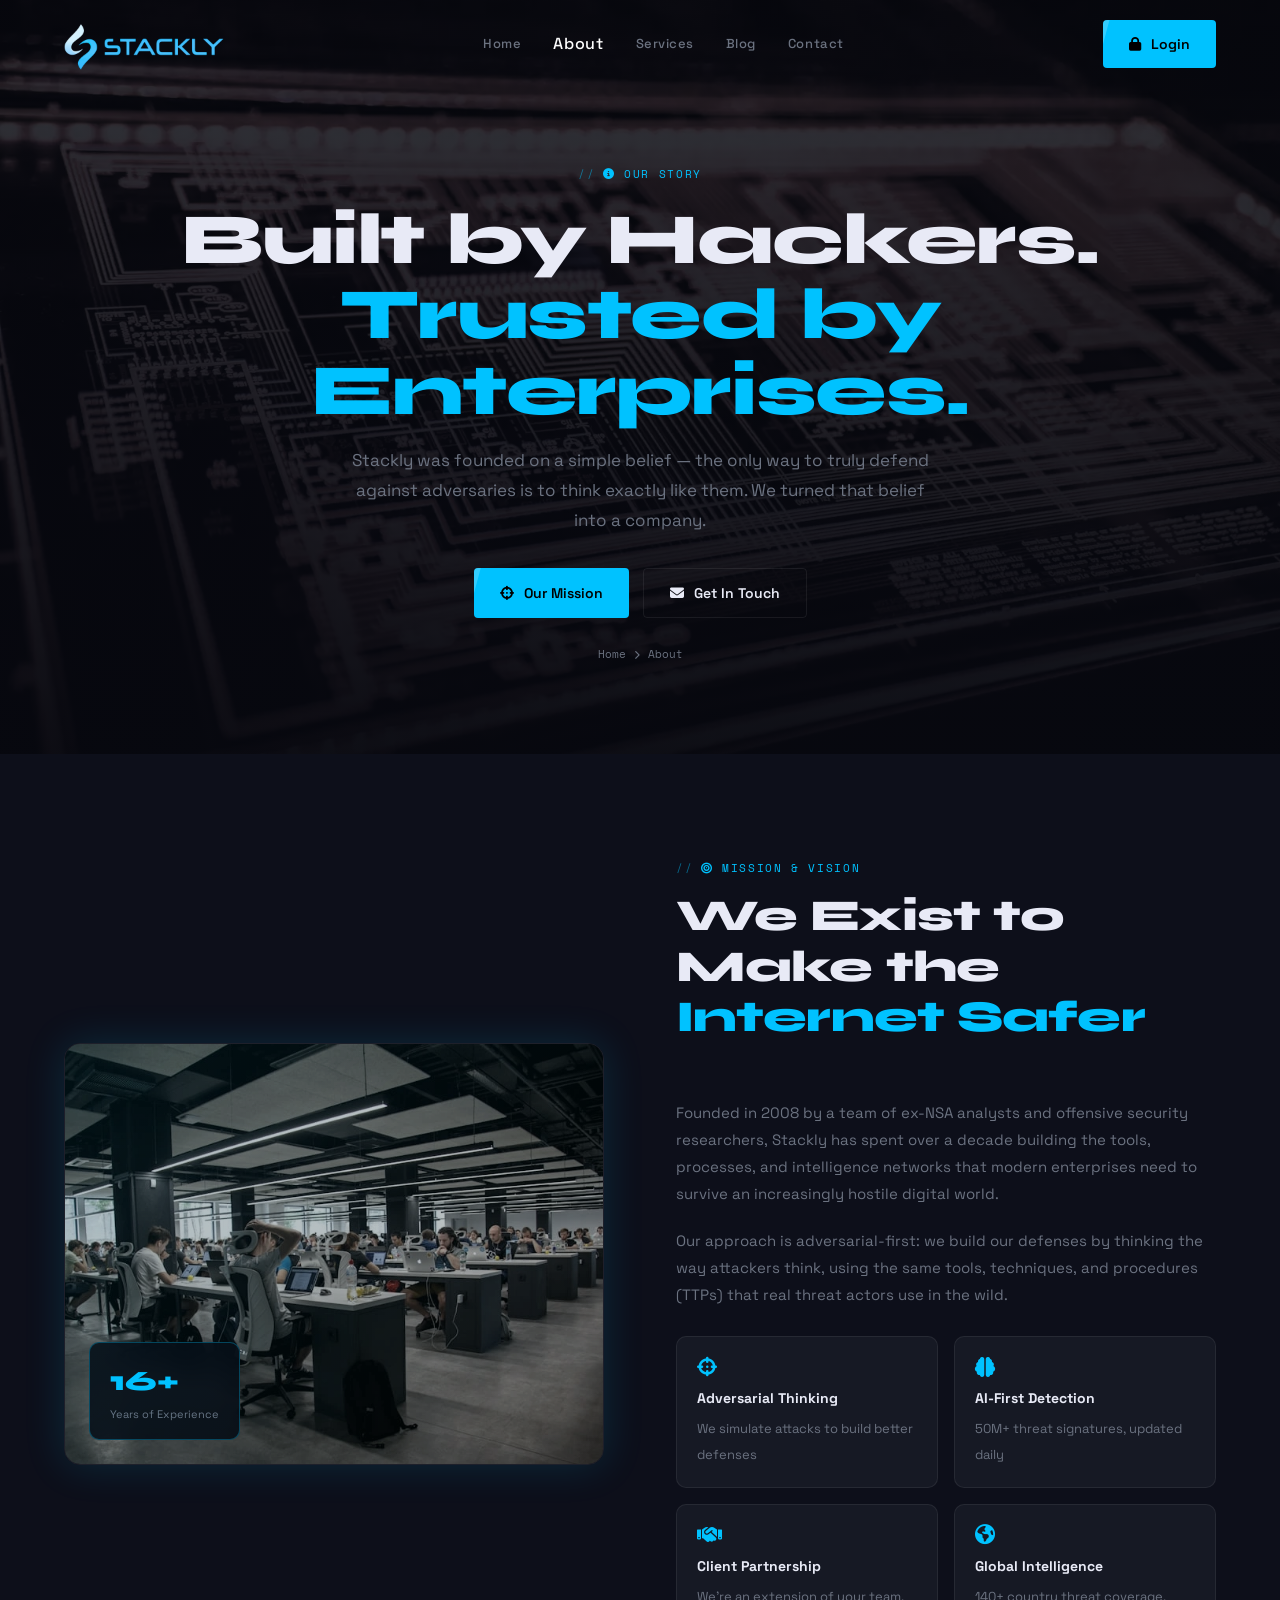
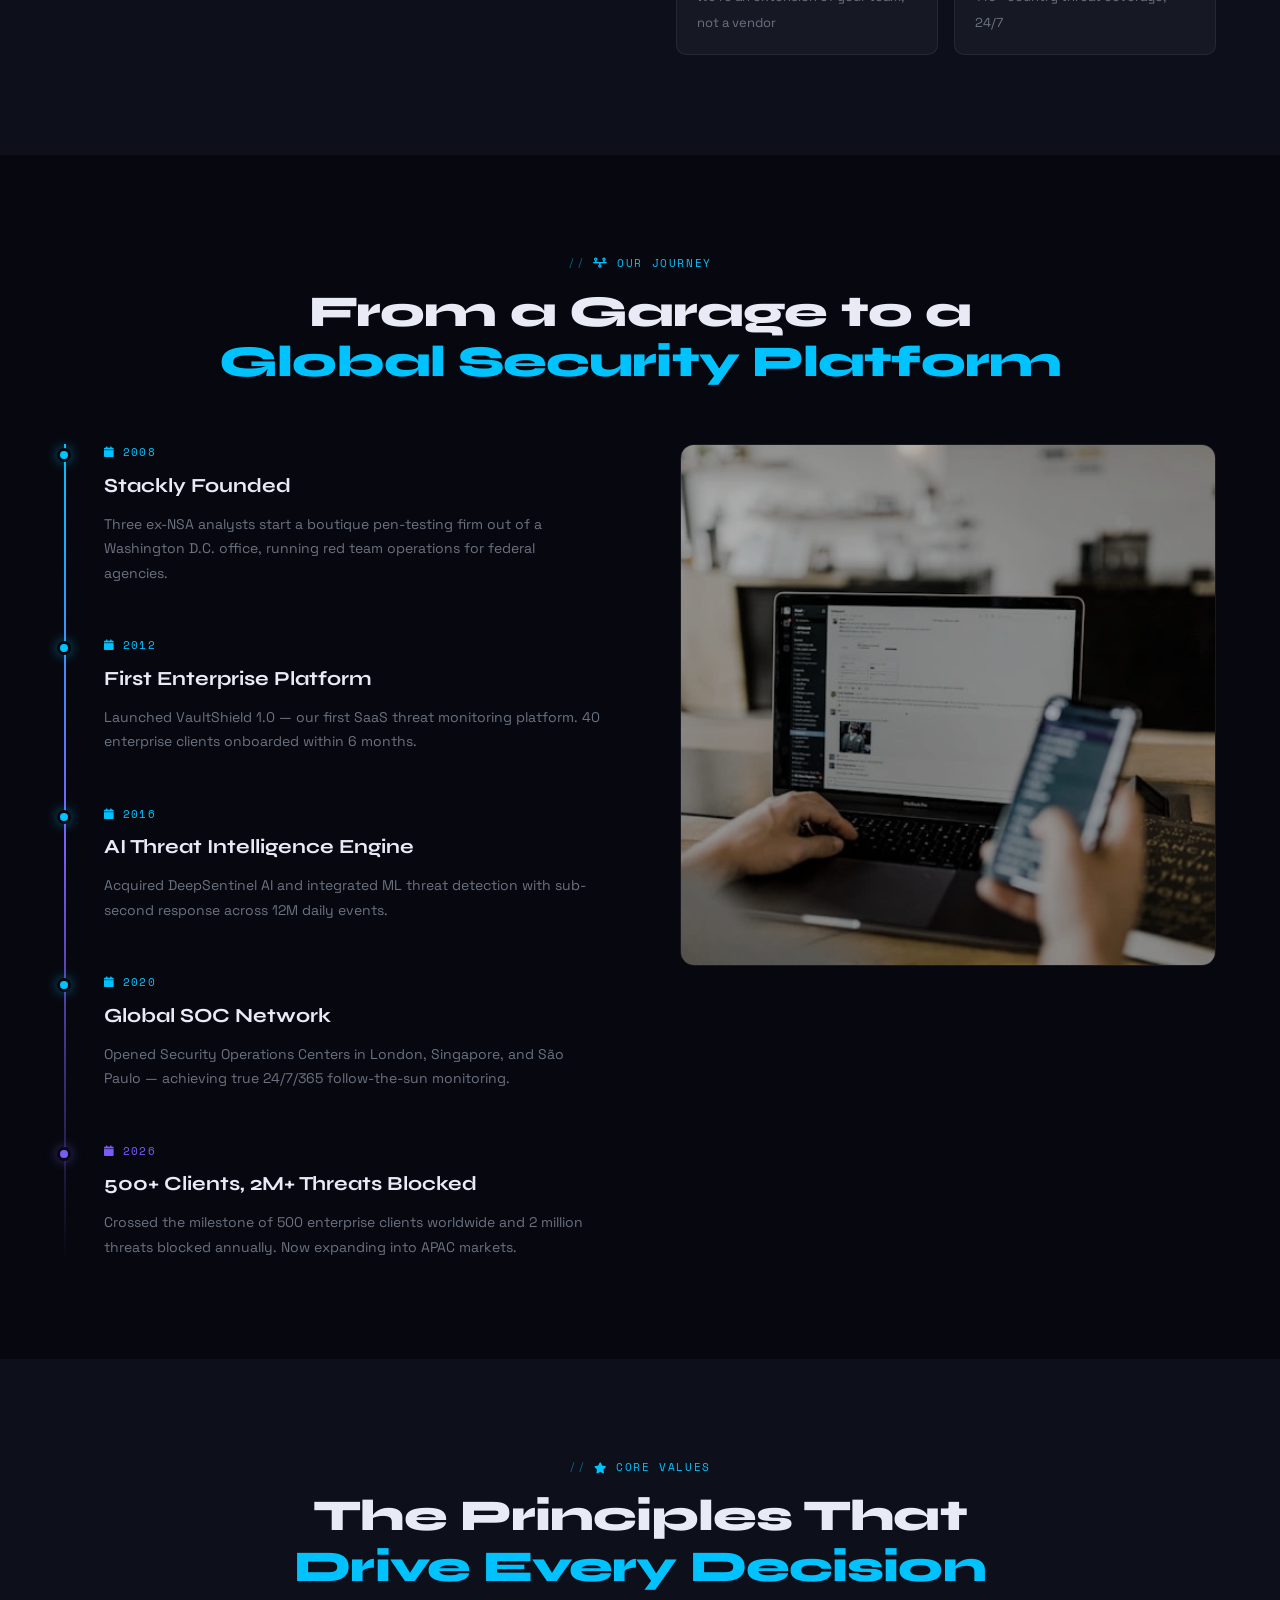
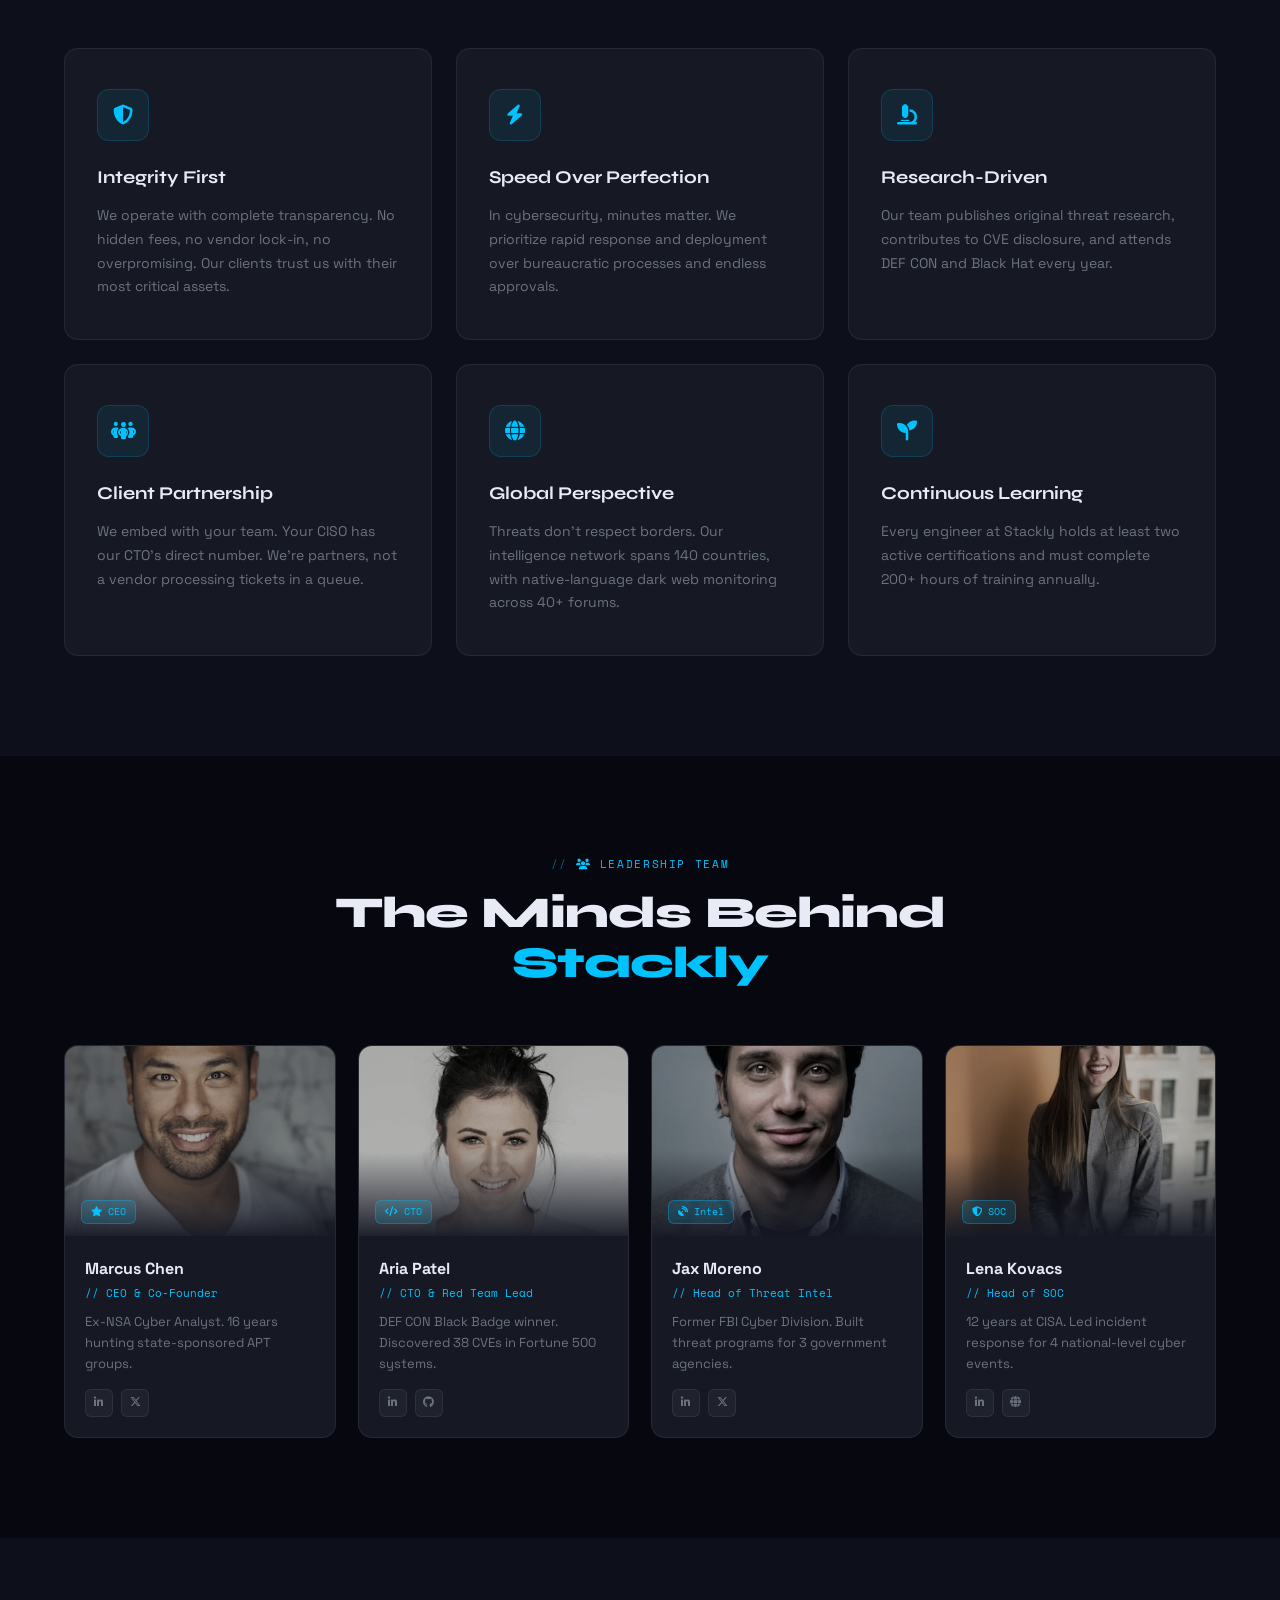
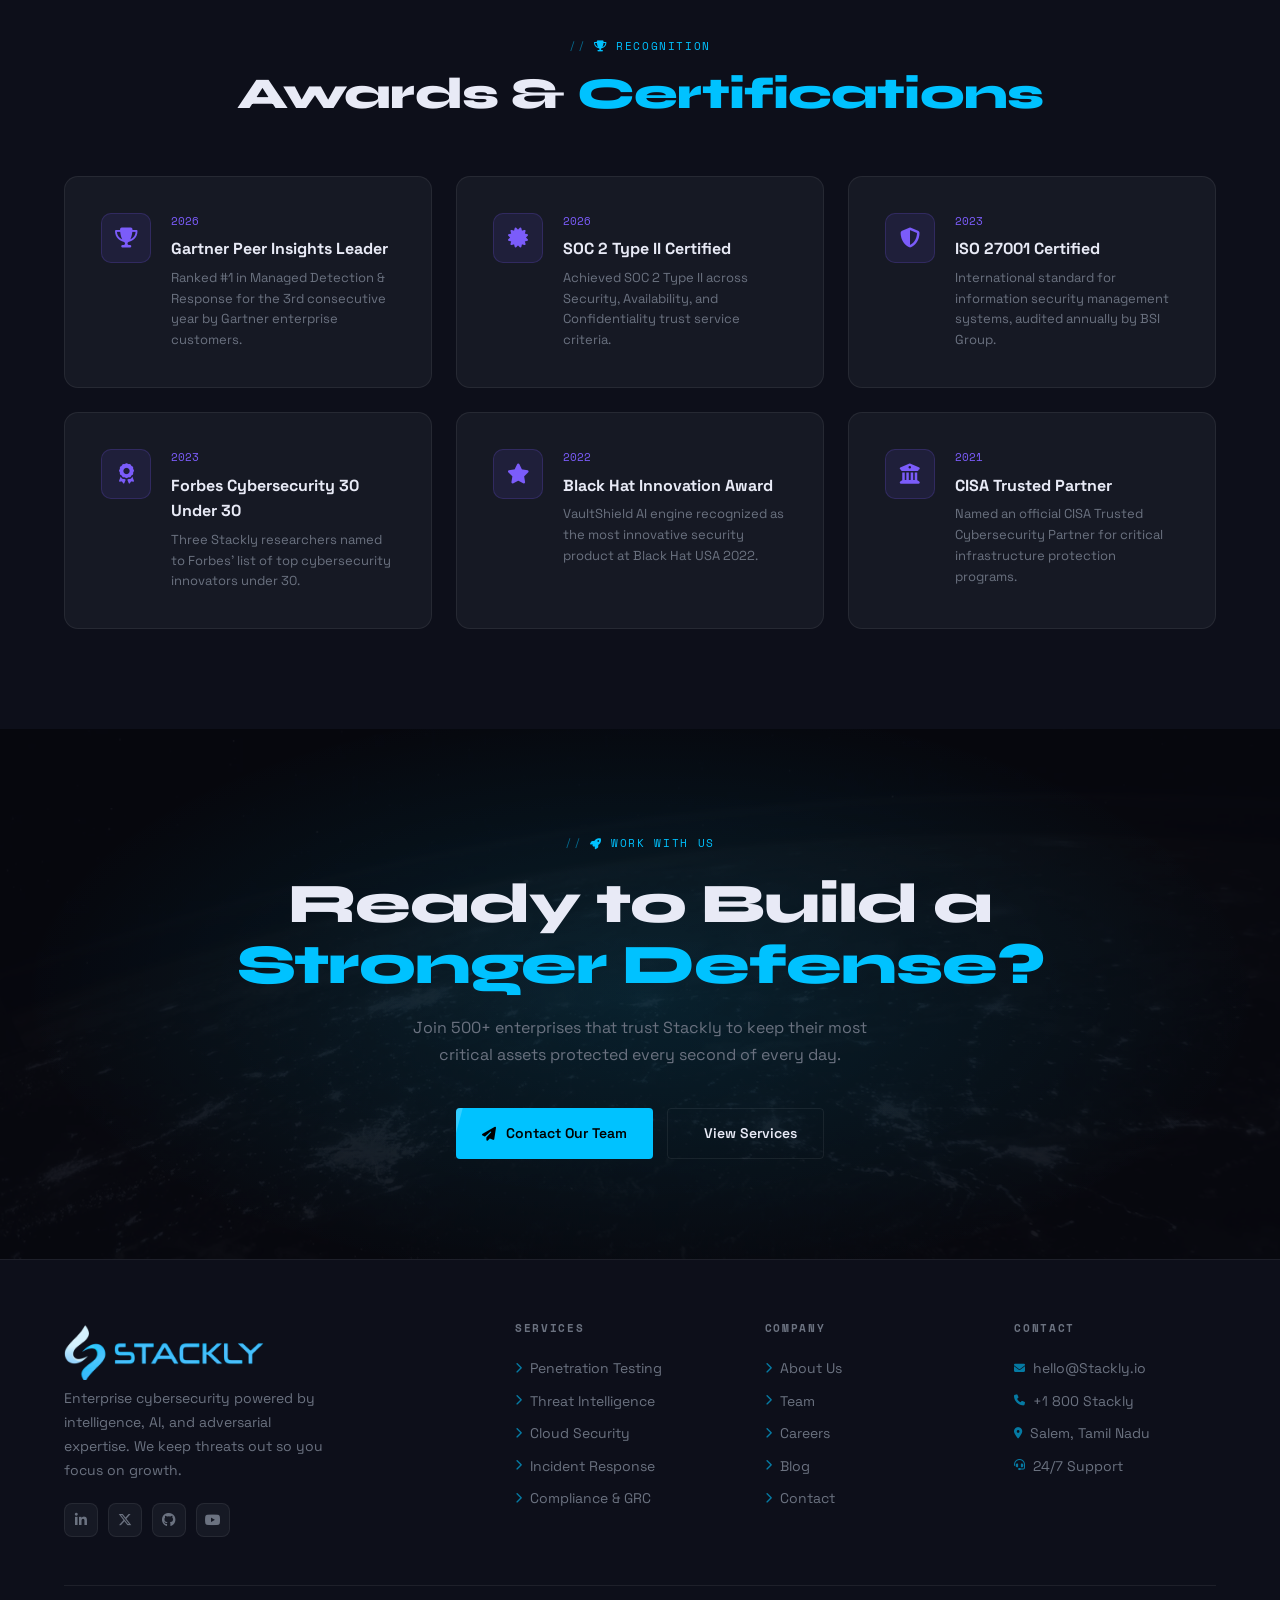
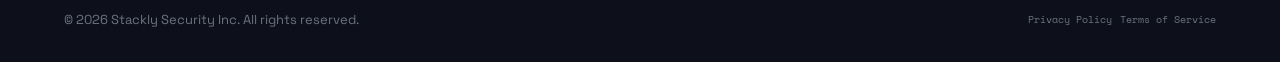
<file: about.html>
<!DOCTYPE html>
<html lang="en">

<head>
  <meta charset="UTF-8">
  <meta name="viewport" content="width=device-width, initial-scale=1.0">
  <title>About — Stackly Cyber Defense</title>
  <link
    href="https://fonts.googleapis.com/css2?family=Space+Grotesk:wght@300;400;500;600;700&family=Space+Mono:wght@400;700&family=Syne:wght@700;800&display=swap"
    rel="stylesheet">
  <link rel="stylesheet" href="https://cdnjs.cloudflare.com/ajax/libs/font-awesome/6.5.1/css/all.min.css">
  <link rel="stylesheet" href="about.css">
  <link rel="stylesheet" href="nav.css">
  <link rel="stylesheet" href="footer.css">
</head>

<body>

  <!-- ═══ NAV ═══ -->
  <nav id="navbar">
    <div class="container">
      <div class="nav-inner">
        <a href="./index.html" class="logo">
          <img src="./src/Untitled design-compressed.webp" alt="">
        </a>
        <ul class="nav-links">
          <a href="./index.html">Home</a>
          <a href="./about.html "class="active">About</a>
          <a href="./service.html">Services</a>
          <a href="./blog.html">Blog</a>
          <a href="./contact.html">Contact</a>

        </ul>
        <a href="./login.html" class="btn btn-primary nav-cta"><i class="fa-solid fa-lock"></i>Login</a>
        <button class="hamburger" id="hamburger"><span></span><span></span><span></span></button>
      </div>
    </div>
  </nav>

  <!-- Mobile Menu -->
  <div class="mobile-menu" id="mobileMenu">
    <a href="./index.html">Home</a>
    <a href="./about.html "class="active">About</a>
    <a href="./service.html">Services</a>
    <a href="./blog.html">Blog</a>
    <a href="./contact.html">Contact</a>
    <a href="./login.html" class="btn btn-primary"><i class="fa-solid fa-lock"></i>Login</a>
  </div>

  <!-- 1: HERO -->
  <section class="page-hero">
    <div class="ph-bg"><img src="./src/cyber about img/image2-compressed.webp" alt="bg"></div>
    <div class="container">
      <div class="ph-inner reveal">
        <span class="tag"><i class="fa-solid fa-circle-info"></i> Our Story</span>
        <h1 class="ph-title">Built by Hackers.<br><span>Trusted by Enterprises.</span></h1>
        <p class="ph-sub">Stackly was founded on a simple belief — the only way to truly defend against adversaries is
          to think exactly like them. We turned that belief into a company.</p>
        <div class="ph-btns">
          <a href="#mission" class="btn btn-primary"><i class="fa-solid fa-crosshairs"></i> Our Mission</a>
          <a href="contact.html" class="btn btn-outline"><i class="fa-solid fa-envelope"></i> Get In Touch</a>
        </div>
        <div class="breadcrumb"><a href="index.html">Home</a><i class="fa-solid fa-chevron-right"></i><span>About</span>
        </div>
      </div>
    </div>
  </section>

  <!-- 2: MISSION -->
  <section id="mission">
    <div class="container">
      <div class="mission-grid">
        <div class="mission-img reveal-left">
          <img src="./src/cyber about img/image3-compressed.webp" alt="SOC Operations Center">
          <div class="mission-badge">
            <div class="mb-num">16+</div>
            <div class="mb-label">Years of Experience</div>
          </div>
        </div>
        <div class="reveal-right">
          <div class="sec-header">
            <span class="tag"><i class="fa-solid fa-bullseye"></i> Mission & Vision</span>
            <h2 class="sec-title">We Exist to Make the<br><span>Internet Safer</span></h2>
          </div>
          <div class="mission-text">
            <p>Founded in 2008 by a team of ex-NSA analysts and offensive security researchers, Stackly has spent over a
              decade building the tools, processes, and intelligence networks that modern enterprises need to survive an
              increasingly hostile digital world.</p>
            <p>Our approach is adversarial-first: we build our defenses by thinking the way attackers think, using the
              same tools, techniques, and procedures (TTPs) that real threat actors use in the wild.</p>
          </div>
          <div class="mission-pillars">
            <div class="pillar"><i class="fa-solid fa-crosshairs"></i><strong>Adversarial Thinking</strong><span>We
                simulate attacks to build better defenses</span></div>
            <div class="pillar"><i class="fa-solid fa-brain"></i><strong>AI-First Detection</strong><span>50M+ threat
                signatures, updated daily</span></div>
            <div class="pillar"><i class="fa-solid fa-handshake"></i><strong>Client Partnership</strong><span>We're an
                extension of your team, not a vendor</span></div>
            <div class="pillar"><i class="fa-solid fa-earth-americas"></i><strong>Global Intelligence</strong><span>140+
                country threat coverage, 24/7</span></div>
          </div>
        </div>
      </div>
    </div>
  </section>

  <!-- 3: STORY TIMELINE -->
  <section id="story" style="padding:100px 0;">
    <div class="container">
      <div class="sec-header reveal" style="text-align:center;align-items:center;display:flex;flex-direction:column;">
        <span class="tag"><i class="fa-solid fa-timeline"></i> Our Journey</span>
        <h2 class="sec-title" style="text-align:center;">From a Garage to a<br><span>Global Security Platform</span>
        </h2>
      </div>
      <div class="story-grid">
        <div class="timeline">
          <div class="t-item reveal d1">
            <div class="t-dot"></div>
            <div class="t-year"><i class="fa-solid fa-calendar"></i> 2008</div>
            <div class="t-title">Stackly Founded</div>
            <p class="t-desc">Three ex-NSA analysts start a boutique pen-testing firm out of a Washington D.C. office,
              running red team operations for federal agencies.</p>
          </div>
          <div class="t-item reveal d2">
            <div class="t-dot"></div>
            <div class="t-year"><i class="fa-solid fa-calendar"></i> 2012</div>
            <div class="t-title">First Enterprise Platform</div>
            <p class="t-desc">Launched VaultShield 1.0 — our first SaaS threat monitoring platform. 40 enterprise
              clients onboarded within 6 months.</p>
          </div>
          <div class="t-item reveal d3">
            <div class="t-dot"></div>
            <div class="t-year"><i class="fa-solid fa-calendar"></i> 2016</div>
            <div class="t-title">AI Threat Intelligence Engine</div>
            <p class="t-desc">Acquired DeepSentinel AI and integrated ML threat detection with sub-second response
              across 12M daily events.</p>
          </div>
          <div class="t-item reveal d4">
            <div class="t-dot"></div>
            <div class="t-year"><i class="fa-solid fa-calendar"></i> 2020</div>
            <div class="t-title">Global SOC Network</div>
            <p class="t-desc">Opened Security Operations Centers in London, Singapore, and São Paulo — achieving true
              24/7/365 follow-the-sun monitoring.</p>
          </div>
          <div class="t-item reveal">
            <div class="t-dot" style="background:var(--accent2);box-shadow:0 0 12px rgba(123,92,250,.5);"></div>
            <div class="t-year" style="color:var(--accent2);"><i class="fa-solid fa-calendar"></i> 2026</div>
            <div class="t-title">500+ Clients, 2M+ Threats Blocked</div>
            <p class="t-desc">Crossed the milestone of 500 enterprise clients worldwide and 2 million threats blocked
              annually. Now expanding into APAC markets.</p>
          </div>
        </div>
        <div class="story-img reveal-right">
          <img src="./src/cyber about img/image4-compressed.webp" alt="Stackly Operations">
        </div>
      </div>
    </div>
  </section>

  <!-- 4: VALUES -->
  <section id="values">
    <div class="container">
      <div class="sec-header reveal" style="text-align:center;display:flex;flex-direction:column;align-items:center;">
        <span class="tag"><i class="fa-solid fa-star"></i> Core Values</span>
        <h2 class="sec-title">The Principles That<br><span>Drive Every Decision</span></h2>
      </div>
      <div class="values-grid">
        <div class="value-card reveal d1">
          <div class="v-icon"><i class="fa-solid fa-shield-halved"></i></div>
          <div class="v-title">Integrity First</div>
          <p class="v-desc">We operate with complete transparency. No hidden fees, no vendor lock-in, no overpromising.
            Our clients trust us with their most critical assets.</p>
        </div>
        <div class="value-card reveal d2">
          <div class="v-icon"><i class="fa-solid fa-bolt"></i></div>
          <div class="v-title">Speed Over Perfection</div>
          <p class="v-desc">In cybersecurity, minutes matter. We prioritize rapid response and deployment over
            bureaucratic processes and endless approvals.</p>
        </div>
        <div class="value-card reveal d3">
          <div class="v-icon"><i class="fa-solid fa-microscope"></i></div>
          <div class="v-title">Research-Driven</div>
          <p class="v-desc">Our team publishes original threat research, contributes to CVE disclosure, and attends DEF
            CON and Black Hat every year.</p>
        </div>
        <div class="value-card reveal d1">
          <div class="v-icon"><i class="fa-solid fa-people-group"></i></div>
          <div class="v-title">Client Partnership</div>
          <p class="v-desc">We embed with your team. Your CISO has our CTO's direct number. We're partners, not a vendor
            processing tickets in a queue.</p>
        </div>
        <div class="value-card reveal d2">
          <div class="v-icon"><i class="fa-solid fa-globe"></i></div>
          <div class="v-title">Global Perspective</div>
          <p class="v-desc">Threats don't respect borders. Our intelligence network spans 140 countries, with
            native-language dark web monitoring across 40+ forums.</p>
        </div>
        <div class="value-card reveal d3">
          <div class="v-icon"><i class="fa-solid fa-seedling"></i></div>
          <div class="v-title">Continuous Learning</div>
          <p class="v-desc">Every engineer at Stackly holds at least two active certifications and must complete 200+
            hours of training annually.</p>
        </div>
      </div>
    </div>
  </section>

  <!-- 5: TEAM -->
  <section id="team" style="padding:100px 0;">
    <div class="container">
      <div class="sec-header reveal" style="text-align:center;display:flex;flex-direction:column;align-items:center;">
        <span class="tag"><i class="fa-solid fa-users"></i> Leadership Team</span>
        <h2 class="sec-title">The Minds Behind<br><span>Stackly</span></h2>
      </div>
      <div class="team-grid">
        <div class="team-card reveal d1">
          <div class="tc-avatar"><img src="./src/cyber about img/image5-compressed.webp" alt="Marcus Chen">
            <div class="tc-badge"><i class="fa-solid fa-star"></i> CEO</div>
          </div>
          <div class="tc-info">
            <div class="tc-name">Marcus Chen</div>
            <div class="tc-role">// CEO & Co-Founder</div>
            <p class="tc-bio">Ex-NSA Cyber Analyst. 16 years hunting state-sponsored APT groups.</p>
            <div class="tc-socials"><a href="./404.html"><i class="fa-brands fa-linkedin-in"></i></a><a
                href="./404.html"><i class="fa-brands fa-x-twitter"></i></a></div>
          </div>
        </div>
        <div class="team-card reveal d2">
          <div class="tc-avatar"><img src="./src/cyber about img/image6-compressed.webp" alt="Aria Patel">
            <div class="tc-badge"><i class="fa-solid fa-code"></i> CTO</div>
          </div>
          <div class="tc-info">
            <div class="tc-name">Aria Patel</div>
            <div class="tc-role">// CTO & Red Team Lead</div>
            <p class="tc-bio">DEF CON Black Badge winner. Discovered 38 CVEs in Fortune 500 systems.</p>
            <div class="tc-socials"><a href="./404.html"><i class="fa-brands fa-linkedin-in"></i></a><a
                href="./404.html"><i class="fa-brands fa-github"></i></a></div>
          </div>
        </div>
        <div class="team-card reveal d3">
          <div class="tc-avatar"><img src="./src/cyber about img/image7-compressed.webp" alt="Jax Moreno">
            <div class="tc-badge"><i class="fa-solid fa-satellite-dish"></i> Intel</div>
          </div>
          <div class="tc-info">
            <div class="tc-name">Jax Moreno</div>
            <div class="tc-role">// Head of Threat Intel</div>
            <p class="tc-bio">Former FBI Cyber Division. Built threat programs for 3 government agencies.</p>
            <div class="tc-socials"><a href="./404.html"><i class="fa-brands fa-linkedin-in"></i></a><a
                href="./404.html"><i class="fa-brands fa-x-twitter"></i></a></div>
          </div>
        </div>
        <div class="team-card reveal d4">
          <div class="tc-avatar"><img src="./src/cyber about img/image8-compressed.webp" alt="Lena Kovacs">
            <div class="tc-badge"><i class="fa-solid fa-shield-halved"></i> SOC</div>
          </div>
          <div class="tc-info">
            <div class="tc-name">Lena Kovacs</div>
            <div class="tc-role">// Head of SOC</div>
            <p class="tc-bio">12 years at CISA. Led incident response for 4 national-level cyber events.</p>
            <div class="tc-socials"><a href="./404.html"><i class="fa-brands fa-linkedin-in"></i></a><a
                href="./404.html"><i class="fa-solid fa-globe"></i></a></div>
          </div>
        </div>
      </div>
    </div>
  </section>

  <!-- 6: AWARDS + CTA -->
  <section id="awards">
    <div class="container">
      <div class="sec-header reveal" style="text-align:center;display:flex;flex-direction:column;align-items:center;">
        <span class="tag"><i class="fa-solid fa-trophy"></i> Recognition</span>
        <h2 class="sec-title">Awards & <span>Certifications</span></h2>
      </div>
      <div class="awards-grid">
        <div class="award-card reveal d1">
          <div class="aw-icon"><i class="fa-solid fa-trophy"></i></div>
          <div>
            <div class="aw-year">2026</div>
            <div class="aw-title">Gartner Peer Insights Leader</div>
            <p class="aw-body">Ranked #1 in Managed Detection & Response for the 3rd consecutive year by Gartner
              enterprise customers.</p>
          </div>
        </div>
        <div class="award-card reveal d2">
          <div class="aw-icon"><i class="fa-solid fa-certificate"></i></div>
          <div>
            <div class="aw-year">2026</div>
            <div class="aw-title">SOC 2 Type II Certified</div>
            <p class="aw-body">Achieved SOC 2 Type II across Security, Availability, and Confidentiality trust service
              criteria.</p>
          </div>
        </div>
        <div class="award-card reveal d3">
          <div class="aw-icon"><i class="fa-solid fa-shield-halved"></i></div>
          <div>
            <div class="aw-year">2023</div>
            <div class="aw-title">ISO 27001 Certified</div>
            <p class="aw-body">International standard for information security management systems, audited annually by
              BSI Group.</p>
          </div>
        </div>
        <div class="award-card reveal d1">
          <div class="aw-icon"><i class="fa-solid fa-award"></i></div>
          <div>
            <div class="aw-year">2023</div>
            <div class="aw-title">Forbes Cybersecurity 30 Under 30</div>
            <p class="aw-body">Three Stackly researchers named to Forbes' list of top cybersecurity innovators under 30.
            </p>
          </div>
        </div>
        <div class="award-card reveal d2">
          <div class="aw-icon"><i class="fa-solid fa-star"></i></div>
          <div>
            <div class="aw-year">2022</div>
            <div class="aw-title">Black Hat Innovation Award</div>
            <p class="aw-body">VaultShield AI engine recognized as the most innovative security product at Black Hat USA
              2022.</p>
          </div>
        </div>
        <div class="award-card reveal d3">
          <div class="aw-icon"><i class="fa-solid fa-building-columns"></i></div>
          <div>
            <div class="aw-year">2021</div>
            <div class="aw-title">CISA Trusted Partner</div>
            <p class="aw-body">Named an official CISA Trusted Cybersecurity Partner for critical infrastructure
              protection programs.</p>
          </div>
        </div>
      </div>
    </div>
  </section>

  <section id="cta-about" style="padding:100px 0;position:relative;overflow:hidden;">
    <div class="cta-bg-img"><img src="./src/cyber about img/image9-compressed.webp" alt="">
      <div
        style="position:absolute;inset:0;background:radial-gradient(ellipse 70% 80% at 50% 50%,rgba(0,194,255,.07) 0%,transparent 70%);">
      </div>
    </div>
    <div class="container">
      <div class="cta-center reveal">
        <span class="tag"><i class="fa-solid fa-rocket"></i> Work With Us</span>
        <h2 class="cta-title">Ready to Build a<br><span>Stronger Defense?</span></h2>
        <p class="cta-sub">Join 500+ enterprises that trust Stackly to keep their most critical assets protected every
          second of every day.</p>
        <div class="cta-btns">
          <a href="contact.html" class="btn btn-primary"><i class="fa-solid fa-paper-plane"></i> Contact Our Team</a>
          <a href="services.html" class="btn btn-outline"><i class="fa-solid fa-grid-2"></i> View Services</a>
        </div>
      </div>
    </div>
  </section>

  <!-- ═══ FOOTER ═══ -->
  <footer>
    <div class="container">
      <div class="footer-grid">
        <div class="footer-brand">
          <a href="./index.html" class="footer-logo">
            <img src="./src/Untitled design-compressed.webp" alt="">
          </a>
          <p>Enterprise cybersecurity powered by intelligence, AI, and adversarial expertise. We keep threats out so you
            focus on growth.</p>
          <div class="footer-socials">
            <a href="./404.html"><i class="fa-brands fa-linkedin-in"></i></a>
            <a href="./404.html"><i class="fa-brands fa-x-twitter"></i></a>
            <a href="./404.html"><i class="fa-brands fa-github"></i></a>
            <a href="./404.html"><i class="fa-brands fa-youtube"></i></a>
          </div>
        </div>
        <div class="footer-col">
          <h4>Services</h4>
          <ul>
            <li><a href="./404.html"><i class="fa-solid fa-chevron-right"></i> Penetration Testing</a></li>
            <li><a href="./404.html"><i class="fa-solid fa-chevron-right"></i> Threat Intelligence</a></li>
            <li><a href="./404.html"><i class="fa-solid fa-chevron-right"></i> Cloud Security</a></li>
            <li><a href="./404.html"><i class="fa-solid fa-chevron-right"></i> Incident Response</a></li>
            <li><a href="./404.html"><i class="fa-solid fa-chevron-right"></i> Compliance & GRC</a></li>
          </ul>
        </div>
        <div class="footer-col">
          <h4>Company</h4>
          <ul>
            <li><a href="./about.html"><i class="fa-solid fa-chevron-right"></i> About Us</a></li>
            <li><a href="./index.html#team"><i class="fa-solid fa-chevron-right"></i> Team</a></li>
            <li><a href="./404.html"><i class="fa-solid fa-chevron-right"></i> Careers</a></li>
            <li><a href="./blog.html"><i class="fa-solid fa-chevron-right"></i> Blog</a></li>
            <li><a href="./contact.html"><i class="fa-solid fa-chevron-right"></i> Contact</a></li>
          </ul>
        </div>
        <div class="footer-col">
          <h4>Contact</h4>
          <ul>
            <li><a href="./contact.html"><i class="fa-solid fa-envelope"></i> hello@Stackly.io</a></li>
            <li><a href="./contact.html"><i class="fa-solid fa-phone"></i> +1 800 Stackly</a></li>
            <li><a href="./contact.html"><i class="fa-solid fa-location-dot"></i> Salem, Tamil Nadu</a></li>
            <li><a href="./contact.html"><i class="fa-solid fa-headset"></i> 24/7 Support</a></li>
          </ul>
        </div>
      </div>
      <div class="footer-bottom">
        <div class="footer-copy">© 2026 Stackly Security Inc. All rights reserved.</div>
        <div class="footer-mono"> <span><a href="./404.html" style="text-decoration: none;color: #6B7280;">Privacy
              Policy</a></span>
          <span><a href="./404.html" style="text-decoration: none;color: #6B7280;">Terms of Service</a></span>
        </div>
      </div>
    </div>
  </footer>

  <script>
  
    const obs = new IntersectionObserver(e => e.forEach(x => { if (x.isIntersecting) x.target.classList.add('visible'); }), { threshold: .1 });
    document.querySelectorAll('.reveal,.reveal-left,.reveal-right').forEach(el => obs.observe(el));
    document.querySelectorAll('a[href^="#"]').forEach(a => a.addEventListener('click', e => { const t = document.querySelector(a.getAttribute('href')); if (t) { e.preventDefault(); t.scrollIntoView({ behavior: 'smooth', block: 'start' }); } }));
  </script>
  <script src="nav.js"></script>
</body>

</html>
</file>
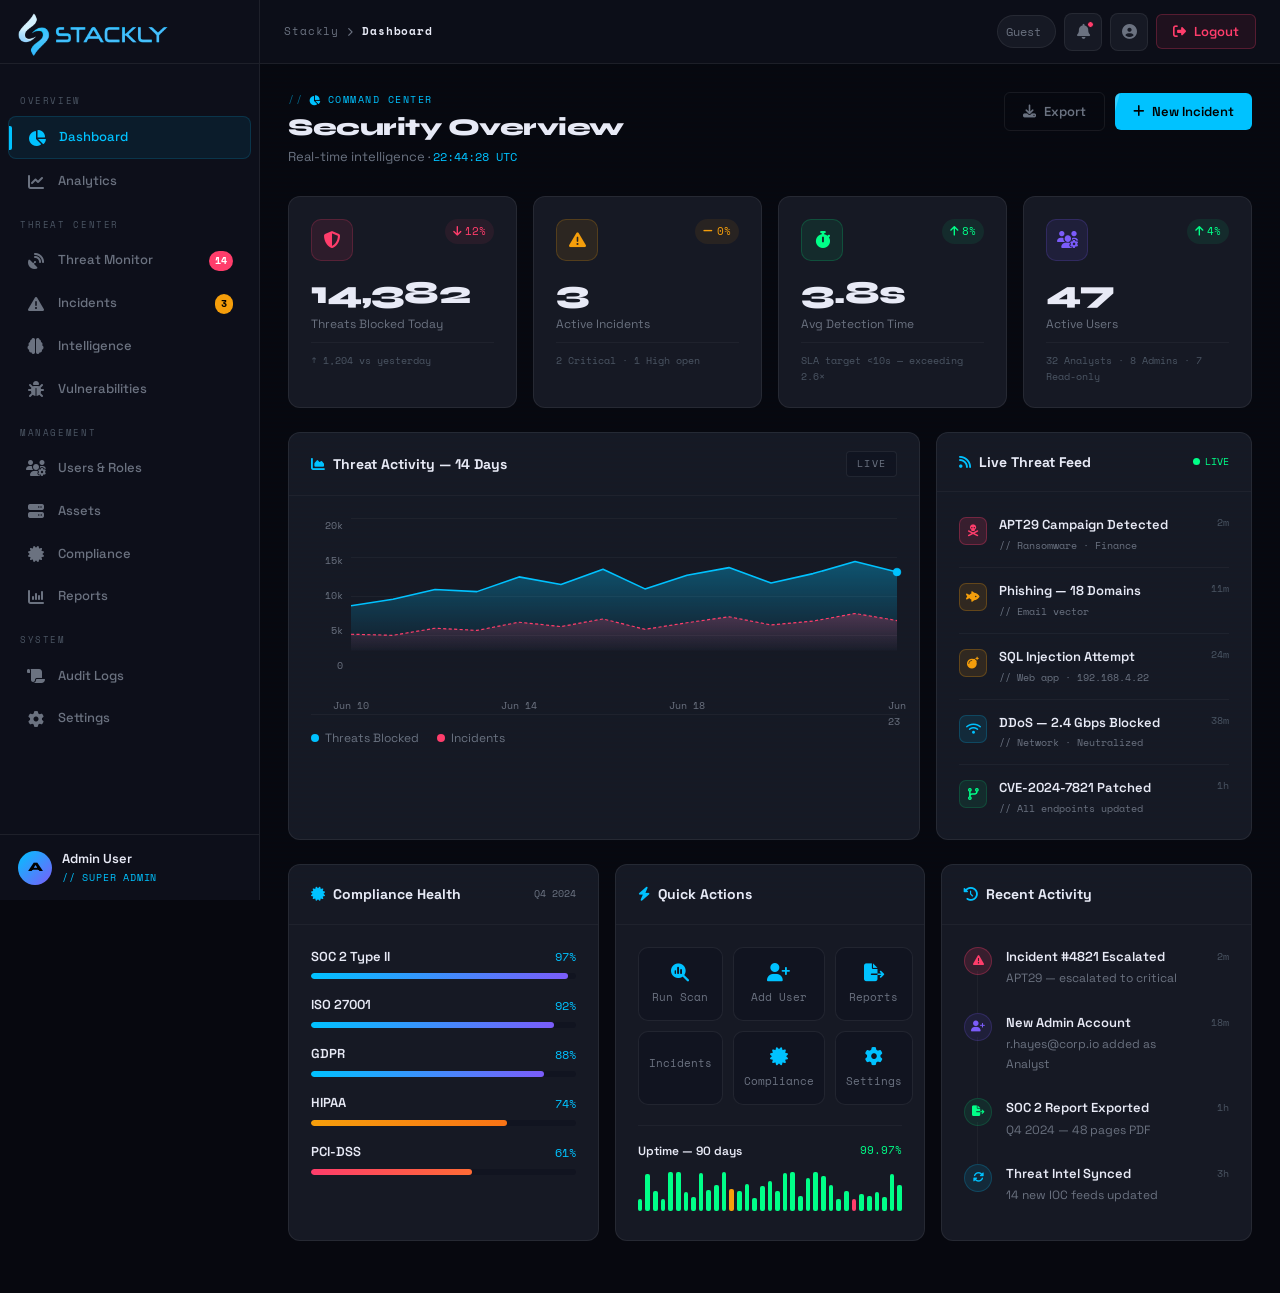
<file: admin.html>
<!DOCTYPE html>
<html lang="en">

<head>
  <meta charset="UTF-8">
  <meta name="viewport" content="width=device-width, initial-scale=1.0">
  <title>Admin Dashboard — Stackly Cyber Defense</title>
  <link rel="preconnect" href="https://fonts.googleapis.com">
  <link
    href="https://fonts.googleapis.com/css2?family=Space+Grotesk:wght@300;400;500;600;700&family=Space+Mono:wght@400;700&family=Syne:wght@700;800&display=swap"
    rel="stylesheet">
  <link rel="stylesheet" href="https://cdnjs.cloudflare.com/ajax/libs/font-awesome/6.5.1/css/all.min.css">
  <style>
    :root {
      --bg: #07080F;
      --bg2: #0D0F1A;
      --bg3: #111420;
      --surface: #161924;
      --surface2: #1C2030;
      --border: rgba(255, 255, 255, 0.07);
      --border2: rgba(255, 255, 255, 0.04);
      --accent: #00C2FF;
      --accent2: #7B5CFA;
      --danger: #FF3D6B;
      --warning: #F59E0B;
      --success: #00FF88;
      --text: #E8EAF6;
      --muted: #6B7280;
      --muted2: #4B5563;
      --mono: 'Space Mono', monospace;
      --sans: 'Space Grotesk', sans-serif;
      --display: 'Syne', sans-serif;
      --glow: 0 0 30px rgba(0, 194, 255, 0.12);
      --sw: 260px;
      --swc: 68px;
      --th: 64px;
    }

    *,
    *::before,
    *::after {
      box-sizing: border-box;
      margin: 0;
      padding: 0;
    }

    html,
    body {
      height: 100%;
    }

    body {
      background: var(--bg);
      color: var(--text);
      font-family: var(--sans);
      font-size: 14px;
      line-height: 1.6;
      overflow-x: hidden;
    }

    ::-webkit-scrollbar {
      width: 4px;
      height: 4px;
    }

    ::-webkit-scrollbar-track {
      background: var(--bg);
    }

    ::-webkit-scrollbar-thumb {
      background: rgba(0, 194, 255, 0.3);
      border-radius: 2px;
    }

    a {
      text-decoration: none;
      color: inherit;
    }

    /* LAYOUT */
    .shell {
      display: flex;
      min-height: 100vh;
    }

    /* SIDEBAR */
    .sidebar {
      width: var(--sw);
      background: var(--bg2);
      border-right: 1px solid var(--border);
      display: flex;
      flex-direction: column;
      position: fixed;
      top: 0;
      left: 0;
      bottom: 0;
      z-index: 300;
      transition: width .3s cubic-bezier(.4, 0, .2, 1), transform .3s cubic-bezier(.4, 0, .2, 1);
      overflow: hidden;
    }

    .sidebar.collapsed {
      width: var(--swc);
    }

    .sb-brand {
      display: flex;
      align-items: center;
      gap: 12px;
      padding: 0 18px;
      height: var(--th);
      border-bottom: 1px solid var(--border);
      flex-shrink: 0;
      overflow: hidden;
      white-space: nowrap;
      position: relative;
    }

    .sb-logo-icon {
      width: 34px;
      height: 34px;
      flex-shrink: 0;
      border: 2px solid var(--accent);
      border-radius: 8px;
      display: flex;
      align-items: center;
      justify-content: center;
      color: var(--accent);
      font-size: 14px;
    }

    .logo-img {
      width: 150px;
      height: 60px;
      object-fit: cover;
      margin: 0;
    }
    .logo-img img{
      width: 100%;
      height:100%;
            object-fit: cover;

    }

    .sb-logo-text span {
      color: var(--accent);
    }

    .sidebar.collapsed .sb-logo-text {
      opacity: 0;
      width: 0;
    }

    .sb-toggle {
      position: absolute;
      top: 50%;
      right: -12px;
      transform: translateY(-50%);
      width: 24px;
      height: 24px;
      background: var(--surface2);
      border: 1px solid var(--border);
      border-radius: 50%;
      display: flex;
      align-items: center;
      justify-content: center;
      color: var(--muted);
      font-size: 10px;
      cursor: pointer;
      z-index: 10;
      transition: all .2s;
    }

    .sb-toggle:hover {
      color: var(--accent);
      border-color: var(--accent);
    }

    .sidebar.collapsed .sb-toggle i {
      transform: rotate(180deg);
    }

    .sb-nav {
      flex: 1;
      overflow-y: auto;
      overflow-x: hidden;
      padding: 16px 0;
    }

    .sb-nav::-webkit-scrollbar {
      width: 2px;
    }

    .sb-section-label {
      font-family: var(--mono);
      font-size: 9px;
      letter-spacing: .18em;
      text-transform: uppercase;
      color: var(--muted2);
      padding: 14px 20px 6px;
      white-space: nowrap;
      transition: opacity .2s;
    }

    .sidebar.collapsed .sb-section-label {
      opacity: 0;
    }

    .sb-item {
      display: flex;
      align-items: center;
      gap: 12px;
      padding: 10px 18px;
      margin: 2px 8px;
      border-radius: 8px;
      color: var(--muted);
      cursor: pointer;
      transition: all .2s;
      white-space: nowrap;
      position: relative;
      overflow: hidden;
    }

    .sb-item:hover {
      color: var(--text);
      background: rgba(255, 255, 255, .04);
    }

    .sb-item.active {
      color: var(--accent);
      background: rgba(0, 194, 255, .08);
      border: 1px solid rgba(0, 194, 255, .15);
    }

    .sb-item.active::before {
      content: '';
      position: absolute;
      left: 0;
      top: 20%;
      bottom: 20%;
      width: 3px;
      border-radius: 0 2px 2px 0;
      background: var(--accent);
    }

    .sb-item i {
      font-size: 16px;
      width: 20px;
      text-align: center;
      flex-shrink: 0;
    }

    .sb-item-text {
      font-size: 13px;
      font-weight: 500;
      transition: opacity .2s;
    }

    .sidebar.collapsed .sb-item-text {
      opacity: 0;
      width: 0;
    }

    .sidebar.collapsed .sb-item {
      justify-content: center;
      padding: 10px;
      margin: 2px 6px;
    }

    .sidebar.collapsed .sb-item::before {
      display: none;
    }

    .sb-badge {
      margin-left: auto;
      background: var(--danger);
      color: #fff;
      font-size: 10px;
      font-weight: 700;
      padding: 2px 6px;
      border-radius: 10px;
      flex-shrink: 0;
      font-family: var(--mono);
      transition: opacity .2s;
    }

    .sb-badge.warn {
      background: var(--warning);
      color: #000;
    }

    .sidebar.collapsed .sb-badge {
      opacity: 0;
      width: 0;
      padding: 0;
    }

    .sidebar.collapsed .sb-item[data-tip]:hover::after {
      content: attr(data-tip);
      position: absolute;
      left: calc(100% + 10px);
      top: 50%;
      transform: translateY(-50%);
      background: var(--surface2);
      border: 1px solid var(--border);
      color: var(--text);
      font-size: 12px;
      padding: 6px 12px;
      border-radius: 6px;
      white-space: nowrap;
      pointer-events: none;
      z-index: 999;
      box-shadow: 0 4px 20px rgba(0, 0, 0, .4);
    }

    .sb-footer {
      border-top: 1px solid var(--border);
      padding: 14px 18px;
      overflow: hidden;
      white-space: nowrap;
      flex-shrink: 0;
    }

    .sb-user {
      display: flex;
      align-items: center;
      gap: 10px;
    }

    .sb-avatar {
      width: 34px;
      height: 34px;
      border-radius: 50%;
      background: linear-gradient(135deg, var(--accent), var(--accent2));
      display: flex;
      align-items: center;
      justify-content: center;
      font-family: var(--display);
      font-size: 13px;
      font-weight: 800;
      color: #000;
      flex-shrink: 0;
    }

    .sb-user-info {
      overflow: hidden;
      transition: opacity .2s;
    }

    .sb-user-name {
      font-size: 13px;
      font-weight: 600;
    }

    .sb-user-role {
      font-family: var(--mono);
      font-size: 10px;
      color: var(--accent);
      letter-spacing: .08em;
      text-transform: uppercase;
    }

    .sidebar.collapsed .sb-user-info {
      opacity: 0;
      width: 0;
    }

    .sidebar.collapsed .sb-footer {
      padding: 14px 10px;
    }

    /* MAIN */
    .main {
      margin-left: var(--sw);
      flex: 1;
      min-width: 0;
      display: flex;
      flex-direction: column;
      transition: margin-left .3s cubic-bezier(.4, 0, .2, 1);
    }

    .main.collapsed {
      margin-left: var(--swc);
    }

    /* TOPBAR */
    .topbar {
      height: var(--th);
      background: rgba(13, 15, 26, .95);
      backdrop-filter: blur(16px);
      border-bottom: 1px solid var(--border);
      display: flex;
      align-items: center;
      justify-content: space-between;
      padding: 0 24px;
      position: sticky;
      top: 0;
      z-index: 200;
      gap: 12px;
    }

    .topbar-left {
      display: flex;
      align-items: center;
      gap: 14px;
      min-width: 0;
    }

    .topbar-hamburger {
      display: none;
      flex-direction: column;
      gap: 5px;
      cursor: pointer;
      padding: 4px;
      background: none;
      border: none;
      flex-shrink: 0;
    }

    .topbar-hamburger span {
      display: block;
      width: 22px;
      height: 2px;
      background: var(--text);
      border-radius: 2px;
      transition: all .3s;
    }

    .topbar-hamburger.open span:nth-child(1) {
      transform: translateY(7px) rotate(45deg);
    }

    .topbar-hamburger.open span:nth-child(2) {
      opacity: 0;
    }

    .topbar-hamburger.open span:nth-child(3) {
      transform: translateY(-7px) rotate(-45deg);
    }

    .topbar-breadcrumb {
      display: flex;
      align-items: center;
      gap: 8px;
      font-family: var(--mono);
      font-size: 11px;
      color: var(--muted);
      letter-spacing: .08em;
      white-space: nowrap;
    }

    .topbar-breadcrumb .crumb-current {
      color: var(--text);
      font-weight: 600;
    }

    .topbar-breadcrumb i {
      font-size: 9px;
    }

    .topbar-search {
      display: flex;
      align-items: center;
      gap: 10px;
      background: var(--surface);
      border: 1px solid var(--border);
      border-radius: 6px;
      padding: 8px 14px;
      transition: all .2s;
      min-width: 200px;
    }

    .topbar-search:focus-within {
      border-color: rgba(0, 194, 255, .35);
      box-shadow: 0 0 0 3px rgba(0, 194, 255, .06);
    }

    .topbar-search i {
      color: var(--muted);
      font-size: 12px;
    }

    .topbar-search input {
      background: none;
      border: none;
      outline: none;
      font-family: var(--mono);
      font-size: 12px;
      color: var(--text);
      width: 100%;
      caret-color: var(--accent);
    }

    .topbar-search input::placeholder {
      color: var(--muted);
    }

    .topbar-right {
      display: flex;
      align-items: center;
      gap: 8px;
      flex-shrink: 0;
    }

    .topbar-email {
      display: flex;
      align-items: center;
      gap: 8px;
      background: var(--surface);
      border: 1px solid var(--border);
      border-radius: 20px;
      padding: 6px 14px 6px 8px;
      font-size: 12px;
      color: var(--muted);
      font-family: var(--mono);
      white-space: nowrap;
    }

    .topbar-email-av {
      width: 26px;
      height: 26px;
      border-radius: 50%;
      background: linear-gradient(135deg, var(--accent), var(--accent2));
      display: flex;
      align-items: center;
      justify-content: center;
      font-size: 10px;
      font-weight: 800;
      color: #000;
      font-family: var(--display);
    }

    .icon-btn {
      width: 38px;
      height: 38px;
      border-radius: 8px;
      background: var(--surface);
      border: 1px solid var(--border);
      display: flex;
      align-items: center;
      justify-content: center;
      color: var(--muted);
      font-size: 15px;
      cursor: pointer;
      transition: all .2s;
      position: relative;
    }

    .icon-btn:hover {
      color: var(--accent);
      border-color: rgba(0, 194, 255, .3);
    }

    .notif-dot {
      position: absolute;
      top: 7px;
      right: 7px;
      width: 7px;
      height: 7px;
      border-radius: 50%;
      background: var(--danger);
      border: 1.5px solid var(--bg2);
    }

    .btn-logout {
      display: flex;
      align-items: center;
      gap: 8px;
      padding: 8px 16px;
      background: rgba(255, 61, 107, .08);
      border: 1px solid rgba(255, 61, 107, .25);
      border-radius: 6px;
      font-family: var(--sans);
      font-size: 13px;
      font-weight: 600;
      color: var(--danger);
      cursor: pointer;
      transition: all .25s;
      white-space: nowrap;
    }

    .btn-logout:hover {
      background: rgba(255, 61, 107, .15);
      box-shadow: 0 0 18px rgba(255, 61, 107, .15);
    }

    /* PAGE VIEWS */
    .page-view {
      display: none;
      flex: 1;
      flex-direction: column;
      animation: fadeIn .35s ease;
    }

    .page-view.active {
      display: flex;
    }

    @keyframes fadeIn {
      from {
        opacity: 0;
        transform: translateY(10px);
      }

      to {
        opacity: 1;
        transform: translateY(0);
      }
    }

    .page-content {
      padding: 28px;
      flex: 1;
    }

    /* PAGE HEADER */
    .page-header {
      display: flex;
      align-items: flex-start;
      justify-content: space-between;
      gap: 16px;
      margin-bottom: 28px;
      flex-wrap: wrap;
    }

    .page-eyebrow {
      font-family: var(--mono);
      font-size: 10px;
      letter-spacing: .15em;
      text-transform: uppercase;
      color: var(--accent);
      display: flex;
      align-items: center;
      gap: 6px;
      margin-bottom: 6px;
    }

    .page-eyebrow::before {
      content: '//';
      opacity: .5;
    }

    .page-title {
      font-family: var(--display);
      font-size: 24px;
      font-weight: 800;
      letter-spacing: -.02em;
      line-height: 1.2;
    }

    .page-sub {
      font-size: 13px;
      color: var(--muted);
      margin-top: 4px;
    }

    .page-actions {
      display: flex;
      gap: 10px;
      align-items: center;
      flex-wrap: wrap;
    }

    /* BUTTONS */
    .btn {
      display: inline-flex;
      align-items: center;
      gap: 8px;
      padding: 10px 18px;
      border-radius: 6px;
      font-family: var(--sans);
      font-size: 13px;
      font-weight: 600;
      cursor: pointer;
      transition: all .25s;
      border: none;
      white-space: nowrap;
    }

    .btn-primary {
      background: var(--accent);
      color: #000;
      position: relative;
      overflow: hidden;
    }

    .btn-primary::after {
      content: '';
      position: absolute;
      inset: 0;
      background: rgba(255, 255, 255, .2);
      transform: translateX(-100%) skewX(-15deg);
      transition: transform .35s;
    }

    .btn-primary:hover::after {
      transform: translateX(110%) skewX(-15deg);
    }

    .btn-primary:hover {
      box-shadow: 0 0 22px rgba(0, 194, 255, .35);
    }

    .btn-outline {
      background: transparent;
      color: var(--muted);
      border: 1px solid var(--border);
    }

    .btn-outline:hover {
      border-color: rgba(0, 194, 255, .3);
      color: var(--text);
    }

    .btn-danger {
      background: rgba(255, 61, 107, .1);
      color: var(--danger);
      border: 1px solid rgba(255, 61, 107, .25);
    }

    .btn-danger:hover {
      background: rgba(255, 61, 107, .2);
    }

    .btn-success {
      background: rgba(0, 255, 136, .1);
      color: var(--success);
      border: 1px solid rgba(0, 255, 136, .25);
    }

    /* CARDS */
    .card {
      background: var(--surface);
      border: 1px solid var(--border);
      border-radius: 12px;
      overflow: hidden;
    }

    .card-header {
      display: flex;
      align-items: center;
      justify-content: space-between;
      padding: 18px 22px;
      border-bottom: 1px solid var(--border2);
      gap: 12px;
    }

    .card-title {
      font-weight: 700;
      font-size: 14px;
      display: flex;
      align-items: center;
      gap: 8px;
    }

    .card-title i {
      color: var(--accent);
      font-size: 14px;
    }

    .card-meta {
      font-family: var(--mono);
      font-size: 10px;
      color: var(--muted);
    }

    .card-body {
      padding: 22px;
    }

    .card-tag {
      font-family: var(--mono);
      font-size: 10px;
      letter-spacing: .12em;
      text-transform: uppercase;
      color: var(--muted);
      padding: 4px 10px;
      background: var(--bg3);
      border: 1px solid var(--border);
      border-radius: 4px;
    }

    /* STAT CARDS */
    .stat-row {
      display: grid;
      grid-template-columns: repeat(4, 1fr);
      gap: 16px;
      margin-bottom: 24px;
    }

    .stat-card {
      background: var(--surface);
      border: 1px solid var(--border);
      border-radius: 12px;
      padding: 22px;
      position: relative;
      overflow: hidden;
      transition: all .3s;
    }

    .stat-card::after {
      content: '';
      position: absolute;
      top: 0;
      left: 0;
      right: 0;
      height: 2px;
      background: var(--al, var(--accent));
      transform: scaleX(0);
      transform-origin: left;
      transition: transform .4s ease;
    }

    .stat-card:hover::after {
      transform: scaleX(1);
    }

    .stat-card:hover {
      border-color: rgba(0, 194, 255, .15);
      box-shadow: var(--glow);
    }

    .stat-card.c-red {
      --al: var(--danger);
    }

    .stat-card.c-green {
      --al: var(--success);
    }

    .stat-card.c-warn {
      --al: var(--warning);
    }

    .stat-card.c-purple {
      --al: var(--accent2);
    }

    .stat-top {
      display: flex;
      align-items: flex-start;
      justify-content: space-between;
      margin-bottom: 16px;
    }

    .stat-icon {
      width: 42px;
      height: 42px;
      border-radius: 10px;
      display: flex;
      align-items: center;
      justify-content: center;
      font-size: 17px;
      flex-shrink: 0;
    }

    .ic-blue {
      background: rgba(0, 194, 255, .1);
      border: 1px solid rgba(0, 194, 255, .2);
      color: var(--accent);
    }

    .ic-red {
      background: rgba(255, 61, 107, .1);
      border: 1px solid rgba(255, 61, 107, .2);
      color: var(--danger);
    }

    .ic-green {
      background: rgba(0, 255, 136, .08);
      border: 1px solid rgba(0, 255, 136, .18);
      color: var(--success);
    }

    .ic-warn {
      background: rgba(245, 158, 11, .1);
      border: 1px solid rgba(245, 158, 11, .2);
      color: var(--warning);
    }

    .ic-purple {
      background: rgba(123, 92, 250, .1);
      border: 1px solid rgba(123, 92, 250, .2);
      color: var(--accent2);
    }

    .stat-trend {
      font-family: var(--mono);
      font-size: 11px;
      display: flex;
      align-items: center;
      gap: 4px;
      padding: 4px 8px;
      border-radius: 20px;
    }

    .trend-up {
      color: var(--success);
      background: rgba(0, 255, 136, .08);
    }

    .trend-down {
      color: var(--danger);
      background: rgba(255, 61, 107, .08);
    }

    .trend-neu {
      color: var(--warning);
      background: rgba(245, 158, 11, .08);
    }

    .stat-num {
      font-family: var(--display);
      font-size: 32px;
      font-weight: 800;
      letter-spacing: -.02em;
      line-height: 1;
      margin-bottom: 6px;
    }

    .stat-label {
      font-size: 12px;
      color: var(--muted);
    }

    .stat-sub {
      font-family: var(--mono);
      font-size: 10px;
      color: var(--muted2);
      margin-top: 8px;
      padding-top: 10px;
      border-top: 1px solid var(--border2);
    }

    /* GRID LAYOUTS */
    .g21 {
      display: grid;
      grid-template-columns: 2fr 1fr;
      gap: 16px;
      margin-bottom: 24px;
    }

    .g12 {
      display: grid;
      grid-template-columns: 1fr 2fr;
      gap: 16px;
      margin-bottom: 24px;
    }

    .g3 {
      display: grid;
      grid-template-columns: repeat(3, 1fr);
      gap: 16px;
      margin-bottom: 24px;
    }

    .g2 {
      display: grid;
      grid-template-columns: repeat(2, 1fr);
      gap: 16px;
      margin-bottom: 24px;
    }

    .mb24 {
      margin-bottom: 24px;
    }

    /* PILL */
    .pill {
      display: inline-flex;
      align-items: center;
      gap: 5px;
      padding: 3px 10px;
      border-radius: 20px;
      font-size: 11px;
      font-weight: 600;
      font-family: var(--mono);
      white-space: nowrap;
    }

    .pill-admin {
      background: rgba(123, 92, 250, .12);
      border: 1px solid rgba(123, 92, 250, .25);
      color: var(--accent2);
    }

    .pill-user {
      background: rgba(0, 194, 255, .1);
      border: 1px solid rgba(0, 194, 255, .2);
      color: var(--accent);
    }

    .pill-active {
      background: rgba(0, 255, 136, .08);
      border: 1px solid rgba(0, 255, 136, .18);
      color: var(--success);
    }

    .pill-away {
      background: rgba(245, 158, 11, .1);
      border: 1px solid rgba(245, 158, 11, .2);
      color: var(--warning);
    }

    .pill-offline {
      background: rgba(107, 114, 128, .1);
      border: 1px solid rgba(107, 114, 128, .2);
      color: var(--muted);
    }

    .pill-crit {
      background: rgba(255, 61, 107, .1);
      border: 1px solid rgba(255, 61, 107, .2);
      color: var(--danger);
    }

    .pill-high {
      background: rgba(245, 158, 11, .1);
      border: 1px solid rgba(245, 158, 11, .2);
      color: var(--warning);
    }

    .pill-med {
      background: rgba(0, 194, 255, .1);
      border: 1px solid rgba(0, 194, 255, .2);
      color: var(--accent);
    }

    .pill-low {
      background: rgba(0, 255, 136, .08);
      border: 1px solid rgba(0, 255, 136, .18);
      color: var(--success);
    }

    .pill-open {
      background: rgba(255, 61, 107, .1);
      border: 1px solid rgba(255, 61, 107, .2);
      color: var(--danger);
    }

    .pill-inv {
      background: rgba(245, 158, 11, .1);
      border: 1px solid rgba(245, 158, 11, .2);
      color: var(--warning);
    }

    .pill-res {
      background: rgba(0, 255, 136, .08);
      border: 1px solid rgba(0, 255, 136, .18);
      color: var(--success);
    }

    /* DATA TABLE */
    .tbl-wrap {
      overflow-x: auto;
    }

    .data-table {
      width: 100%;
      border-collapse: collapse;
    }

    .data-table th {
      text-align: left;
      padding: 10px 16px;
      font-family: var(--mono);
      font-size: 10px;
      letter-spacing: .1em;
      text-transform: uppercase;
      color: var(--muted);
      border-bottom: 1px solid var(--border);
      font-weight: 400;
      background: var(--bg3);
      white-space: nowrap;
    }

    .data-table td {
      padding: 12px 16px;
      font-size: 13px;
      border-bottom: 1px solid var(--border2);
      vertical-align: middle;
    }

    .data-table tr:last-child td {
      border-bottom: none;
    }

    .data-table tbody tr:hover td {
      background: rgba(255, 255, 255, .02);
    }

    .user-cell {
      display: flex;
      align-items: center;
      gap: 10px;
    }

    .mini-av {
      width: 30px;
      height: 30px;
      border-radius: 50%;
      flex-shrink: 0;
      display: flex;
      align-items: center;
      justify-content: center;
      font-family: var(--display);
      font-size: 11px;
      font-weight: 800;
      color: #000;
    }

    .mini-name {
      font-weight: 600;
      font-size: 13px;
    }

    .mini-email {
      font-size: 11px;
      color: var(--muted);
      font-family: var(--mono);
    }

    .tbl-act {
      display: inline-flex;
      align-items: center;
      justify-content: center;
      width: 28px;
      height: 28px;
      border-radius: 6px;
      background: var(--bg3);
      border: 1px solid var(--border);
      color: var(--muted);
      cursor: pointer;
      font-size: 12px;
      transition: all .2s;
      margin-right: 4px;
    }

    .tbl-act:hover {
      color: var(--accent);
      border-color: rgba(0, 194, 255, .3);
    }

    .tbl-act.del:hover {
      color: var(--danger);
      border-color: rgba(255, 61, 107, .3);
    }

    /* THREAT FEED */
    .threat-list {
      display: flex;
      flex-direction: column;
    }

    .threat-item {
      display: flex;
      align-items: flex-start;
      gap: 12px;
      padding: 13px 0;
      border-bottom: 1px solid var(--border2);
    }

    .threat-item:last-child {
      border-bottom: none;
      padding-bottom: 0;
    }

    .threat-sev {
      width: 28px;
      height: 28px;
      border-radius: 7px;
      flex-shrink: 0;
      display: flex;
      align-items: center;
      justify-content: center;
      font-size: 12px;
      margin-top: 2px;
    }

    .sev-crit {
      background: rgba(255, 61, 107, .15);
      border: 1px solid rgba(255, 61, 107, .3);
      color: var(--danger);
    }

    .sev-high {
      background: rgba(245, 158, 11, .12);
      border: 1px solid rgba(245, 158, 11, .25);
      color: var(--warning);
    }

    .sev-med {
      background: rgba(0, 194, 255, .1);
      border: 1px solid rgba(0, 194, 255, .2);
      color: var(--accent);
    }

    .sev-low {
      background: rgba(0, 255, 136, .08);
      border: 1px solid rgba(0, 255, 136, .15);
      color: var(--success);
    }

    .threat-info {
      flex: 1;
      min-width: 0;
    }

    .threat-name {
      font-size: 13px;
      font-weight: 600;
      margin-bottom: 2px;
      white-space: nowrap;
      overflow: hidden;
      text-overflow: ellipsis;
    }

    .threat-meta {
      font-family: var(--mono);
      font-size: 10px;
      color: var(--muted);
    }

    .threat-time {
      font-family: var(--mono);
      font-size: 10px;
      color: var(--muted2);
      flex-shrink: 0;
    }

    /* PROGRESS */
    .prog-item {
      margin-bottom: 16px;
    }

    .prog-row {
      display: flex;
      align-items: center;
      justify-content: space-between;
      margin-bottom: 6px;
    }

    .prog-name {
      font-size: 13px;
      font-weight: 600;
    }

    .prog-val {
      font-family: var(--mono);
      font-size: 12px;
      color: var(--accent);
    }

    .prog-bg {
      height: 6px;
      background: var(--bg3);
      border-radius: 3px;
      overflow: hidden;
    }

    .prog-fill {
      height: 100%;
      border-radius: 3px;
      background: linear-gradient(90deg, var(--accent), var(--accent2));
      transition: width 1.2s cubic-bezier(.4, 0, .2, 1);
    }

    .prog-fill.warn {
      background: linear-gradient(90deg, var(--warning), #F97316);
    }

    .prog-fill.danger {
      background: linear-gradient(90deg, var(--danger), #FF6B35);
    }

    /* TIMELINE */
    .timeline {
      display: flex;
      flex-direction: column;
    }

    .tl-item {
      display: flex;
      gap: 14px;
      padding: 12px 0;
      position: relative;
    }

    .tl-item:not(:last-child)::after {
      content: '';
      position: absolute;
      left: 13px;
      top: 36px;
      bottom: -12px;
      width: 1px;
      background: var(--border2);
    }

    .tl-dot {
      width: 28px;
      height: 28px;
      border-radius: 50%;
      flex-shrink: 0;
      display: flex;
      align-items: center;
      justify-content: center;
      font-size: 11px;
      z-index: 1;
    }

    .tl-body {
      flex: 1;
      min-width: 0;
    }

    .tl-action {
      font-size: 13px;
      font-weight: 600;
      margin-bottom: 2px;
    }

    .tl-detail {
      font-size: 12px;
      color: var(--muted);
    }

    .tl-time {
      font-family: var(--mono);
      font-size: 10px;
      color: var(--muted2);
      flex-shrink: 0;
      margin-top: 2px;
    }

    /* QUICK ACTIONS */
    .quick-grid {
      display: grid;
      grid-template-columns: repeat(3, 1fr);
      gap: 10px;
    }

    .quick-btn {
      display: flex;
      flex-direction: column;
      align-items: center;
      gap: 8px;
      padding: 16px 10px;
      background: var(--bg3);
      border: 1px solid var(--border);
      border-radius: 10px;
      cursor: pointer;
      transition: all .25s;
      text-align: center;
    }

    .quick-btn:hover {
      border-color: rgba(0, 194, 255, .25);
      background: rgba(0, 194, 255, .04);
    }

    .quick-btn i {
      font-size: 18px;
      color: var(--accent);
    }

    .quick-btn span {
      font-size: 11px;
      color: var(--muted);
      font-family: var(--mono);
      line-height: 1.3;
    }

    /* UPTIME BARS */
    .uptime-bars {
      display: flex;
      gap: 3px;
      height: 40px;
      align-items: flex-end;
    }

    .uptime-bar {
      flex: 1;
      border-radius: 2px;
      transition: opacity .2s;
    }

    .uptime-bar:hover {
      opacity: .7;
    }

    .uptime-bar.up {
      background: var(--success);
    }

    .uptime-bar.warn-b {
      background: var(--warning);
    }

    .uptime-bar.down-b {
      background: var(--danger);
    }

    /* DROPDOWN */
    .dd-wrap {
      position: relative;
    }

    .notif-dd,
    .profile-dd {
      position: absolute;
      top: calc(100% + 10px);
      right: 0;
      background: var(--surface2);
      border: 1px solid var(--border);
      border-radius: 12px;
      box-shadow: 0 20px 60px rgba(0, 0, 0, .5);
      z-index: 999;
      display: none;
      overflow: hidden;
    }

    .notif-dd {
      width: 320px;
    }

    .profile-dd {
      width: 240px;
    }

    .notif-dd.open,
    .profile-dd.open {
      display: block;
      animation: dropIn .25s ease;
    }

    @keyframes dropIn {
      from {
        opacity: 0;
        transform: translateY(-8px);
      }

      to {
        opacity: 1;
        transform: translateY(0);
      }
    }

    .dd-header {
      display: flex;
      align-items: center;
      justify-content: space-between;
      padding: 16px 18px;
      border-bottom: 1px solid var(--border);
    }

    .dd-header-title {
      font-weight: 700;
      font-size: 14px;
    }

    .notif-entry {
      display: flex;
      align-items: flex-start;
      gap: 12px;
      padding: 14px 18px;
      border-bottom: 1px solid var(--border2);
      cursor: pointer;
      transition: background .15s;
    }

    .notif-entry:hover {
      background: rgba(255, 255, 255, .03);
    }

    .notif-entry:last-child {
      border-bottom: none;
    }

    .notif-icon {
      width: 32px;
      height: 32px;
      border-radius: 8px;
      flex-shrink: 0;
      display: flex;
      align-items: center;
      justify-content: center;
      font-size: 13px;
    }

    .notif-msg {
      font-size: 12px;
      font-weight: 600;
      margin-bottom: 2px;
    }

    .notif-t {
      font-family: var(--mono);
      font-size: 10px;
      color: var(--muted);
    }

    .notif-unread {
      width: 7px;
      height: 7px;
      border-radius: 50%;
      background: var(--accent);
      flex-shrink: 0;
      margin-top: 6px;
    }

    .profile-hd {
      padding: 18px;
      border-bottom: 1px solid var(--border);
      display: flex;
      gap: 12px;
      align-items: center;
    }

    .profile-av {
      width: 42px;
      height: 42px;
      border-radius: 50%;
      background: linear-gradient(135deg, var(--accent), var(--accent2));
      display: flex;
      align-items: center;
      justify-content: center;
      font-family: var(--display);
      font-size: 16px;
      font-weight: 800;
      color: #000;
    }

    .profile-name {
      font-weight: 700;
      font-size: 14px;
    }

    .profile-email {
      font-family: var(--mono);
      font-size: 10px;
      color: var(--muted);
      margin-top: 2px;
    }

    .profile-role {
      display: inline-flex;
      align-items: center;
      gap: 5px;
      margin-top: 6px;
      padding: 3px 8px;
      border-radius: 4px;
      background: rgba(123, 92, 250, .12);
      border: 1px solid rgba(123, 92, 250, .25);
      font-family: var(--mono);
      font-size: 10px;
      color: var(--accent2);
    }

    .pm-item {
      display: flex;
      align-items: center;
      gap: 10px;
      padding: 11px 18px;
      font-size: 13px;
      color: var(--muted);
      cursor: pointer;
      transition: all .15s;
    }

    .pm-item:hover {
      color: var(--text);
      background: rgba(255, 255, 255, .03);
    }

    .pm-item i {
      font-size: 13px;
      width: 16px;
    }

    .pm-item.pm-logout {
      color: var(--danger);
      border-top: 1px solid var(--border2);
    }

    .pm-item.pm-logout:hover {
      background: rgba(255, 61, 107, .07);
    }

    /* OVERLAY + MOBILE */
    .sidebar-overlay {
      display: none;
      position: fixed;
      inset: 0;
      background: rgba(7, 8, 15, .7);
      backdrop-filter: blur(4px);
      z-index: 299;
    }

    .sidebar-overlay.show {
      display: block;
    }

    .scanlines {
      position: fixed;
      inset: 0;
      pointer-events: none;
      z-index: 0;
      background: repeating-linear-gradient(0deg, transparent, transparent 2px, rgba(0, 194, 255, .007) 2px, rgba(0, 194, 255, .007) 4px);
    }

    /* STATUS BAR */
    .status-bar {
      background: var(--bg2);
      border-top: 1px solid var(--border);
      padding: 8px 28px;
      display: flex;
      align-items: center;
      justify-content: space-between;
      font-family: var(--mono);
      font-size: 10px;
      color: var(--muted);
      letter-spacing: .08em;
      flex-wrap: wrap;
      gap: 8px;
    }

    .status-bar-left {
      display: flex;
      align-items: center;
      gap: 18px;
      flex-wrap: wrap;
    }

    .sb-dot {
      width: 7px;
      height: 7px;
      border-radius: 50%;
      display: inline-block;
      margin-right: 5px;
    }

    .sb-dot.on {
      background: var(--success);
      animation: blink 2s ease-in-out infinite;
    }

    @keyframes blink {

      0%,
      100% {
        opacity: 1;
      }

      50% {
        opacity: .4;
      }
    }

    /* INPUT / FORM */
    .form-group {
      margin-bottom: 20px;
    }

    .form-label {
      display: block;
      font-family: var(--mono);
      font-size: 11px;
      letter-spacing: .08em;
      text-transform: uppercase;
      color: var(--muted);
      margin-bottom: 8px;
    }

    .form-input {
      width: 100%;
      background: var(--surface);
      border: 1px solid var(--border);
      border-radius: 6px;
      padding: 11px 14px;
      font-family: var(--sans);
      font-size: 13px;
      color: var(--text);
      outline: none;
      transition: all .25s;
      caret-color: var(--accent);
    }

    .form-input:focus {
      border-color: var(--accent);
      background: rgba(0, 194, 255, .04);
      box-shadow: 0 0 0 3px rgba(0, 194, 255, .08);
    }

    .form-input::placeholder {
      color: var(--muted);
      opacity: .6;
    }

    select.form-input {
      appearance: none;
      cursor: pointer;
      background-image: url("data:image/svg+xml,%3Csvg xmlns='http://www.w3.org/2000/svg' width='12' height='12' viewBox='0 0 24 24' fill='none' stroke='%236B7280' stroke-width='2'%3E%3Cpath d='M6 9l6 6 6-6'/%3E%3C/svg%3E");
      background-repeat: no-repeat;
      background-position: right 14px center;
      padding-right: 36px;
    }

    select.form-input option {
      background: var(--surface);
      color: var(--text);
    }

    .form-row2 {
      display: grid;
      grid-template-columns: 1fr 1fr;
      gap: 16px;
    }

    /* CHART SVG */
    .chart-wrap {
      position: relative;
      height: 180px;
    }

    .chart-ylabels {
      position: absolute;
      left: 0;
      top: 0;
      bottom: 24px;
      display: flex;
      flex-direction: column;
      justify-content: space-between;
      font-family: var(--mono);
      font-size: 10px;
      color: var(--muted);
      text-align: right;
      width: 32px;
    }

    .chart-area {
      position: absolute;
      left: 40px;
      right: 0;
      top: 0;
      bottom: 24px;
    }

    .chart-grid {
      position: absolute;
      left: 0;
      right: 0;
      border-top: 1px solid var(--border2);
    }

    .chart-xlabels {
      position: absolute;
      left: 40px;
      right: 0;
      bottom: 0;
      display: flex;
      justify-content: space-between;
      font-family: var(--mono);
      font-size: 10px;
      color: var(--muted);
    }

    .chart-legend {
      display: flex;
      gap: 18px;
      flex-wrap: wrap;
      margin-top: 16px;
      padding-top: 14px;
      border-top: 1px solid var(--border2);
    }

    .legend-item {
      display: flex;
      align-items: center;
      gap: 6px;
      font-size: 12px;
      color: var(--muted);
    }

    .legend-dot {
      width: 8px;
      height: 8px;
      border-radius: 50%;
    }

    /* SETTINGS */
    .settings-section {
      margin-bottom: 32px;
    }

    .settings-section-title {
      font-family: var(--mono);
      font-size: 11px;
      letter-spacing: .15em;
      text-transform: uppercase;
      color: var(--muted);
      margin-bottom: 16px;
      padding-bottom: 10px;
      border-bottom: 1px solid var(--border);
    }

    .toggle-row {
      display: flex;
      align-items: center;
      justify-content: space-between;
      padding: 14px 0;
      border-bottom: 1px solid var(--border2);
    }

    .toggle-row:last-child {
      border-bottom: none;
    }

    .toggle-info {}

    .toggle-label {
      font-size: 13px;
      font-weight: 600;
      margin-bottom: 2px;
    }

    .toggle-desc {
      font-size: 12px;
      color: var(--muted);
    }

    .toggle {
      position: relative;
      width: 42px;
      height: 24px;
      flex-shrink: 0;
    }

    .toggle input {
      display: none;
    }

    .toggle-track {
      display: block;
      width: 100%;
      height: 100%;
      border-radius: 12px;
      background: var(--bg3);
      border: 1px solid var(--border);
      cursor: pointer;
      transition: background .25s;
    }

    .toggle input:checked+.toggle-track {
      background: var(--accent);
      border-color: var(--accent);
    }

    .toggle-thumb {
      position: absolute;
      top: 3px;
      left: 3px;
      width: 16px;
      height: 16px;
      border-radius: 50%;
      background: #000;
      transition: left .25s;
    }

    .toggle input:checked~.toggle-thumb {
      left: 21px;
    }

    /* REPORTS */
    .report-card {
      background: var(--surface);
      border: 1px solid var(--border);
      border-radius: 10px;
      padding: 20px;
      display: flex;
      align-items: center;
      gap: 16px;
      transition: all .25s;
      margin-bottom: 12px;
    }

    .report-card:hover {
      border-color: rgba(0, 194, 255, .2);
      box-shadow: var(--glow);
    }

    .report-icon {
      width: 46px;
      height: 46px;
      border-radius: 10px;
      display: flex;
      align-items: center;
      justify-content: center;
      font-size: 18px;
      flex-shrink: 0;
    }

    .report-info {
      flex: 1;
      min-width: 0;
    }

    .report-name {
      font-size: 14px;
      font-weight: 700;
      margin-bottom: 3px;
    }

    .report-meta {
      font-family: var(--mono);
      font-size: 11px;
      color: var(--muted);
    }

    .report-actions {
      display: flex;
      gap: 8px;
      flex-shrink: 0;
    }

    /* RESPONSIVE */
    @media(max-width:1200px) {
      .stat-row {
        grid-template-columns: repeat(2, 1fr);
      }

      .g21,
      .g12 {
        grid-template-columns: 1fr;
      }

      .g3 {
        grid-template-columns: repeat(2, 1fr);
      }
    }

    @media(max-width:900px) {
      .sidebar {
        transform: translateX(-100%);
        width: var(--sw) !important;
        transition: transform 0.3s cubic-bezier(.4, 0, .2, 1);
      }

      .sidebar.mobile-open {
        transform: translateX(0);
        box-shadow: 4px 0 40px rgba(0, 0, 0, 0.6);
      }

      .main {
        margin-left: 0 !important;
      }

      .topbar-hamburger {
        display: flex;
      }

      .sb-toggle {
        display: none;
      }

      .topbar-search {
        display: none;
      }

      .page-content {
        padding: 20px 16px;
      }
    }

    @media(max-width:640px) {
      .stat-row {
        grid-template-columns: 1fr;
      }

      .g2,
      .g3 {
        grid-template-columns: 1fr;
      }

      .page-header {
        flex-direction: column;
      }

      .btn-logout span {
        display: none;
      }

      .topbar {
        padding: 0 16px;
      }

      .status-bar {
        display: none;
      }

      .form-row2 {
        grid-template-columns: 1fr;
      }

      .topbar-email {
        padding: 6px 10px 6px 8px;
      }

      .data-table th:nth-child(3),
      .data-table td:nth-child(3),
      .data-table th:nth-child(5),
      .data-table td:nth-child(5) {
        display: none;
      }
    }
@media (max-width: 560px) {
          .topbar-email{
            display: none;
          }
          .quick-grid {
      display: grid;
      grid-template-columns: repeat(2, 1fr);
      gap: 10px;
    }
        }
                @media (max-width: 370px) {
                  .topbar-breadcrumb{
                    display: none;
                  }
                }
    @media(prefers-reduced-motion:reduce) {

      *,
      *::before,
      *::after {
        animation: none !important;
        transition: none !important;
      }
    }
  </style>
</head>

<body>
  <div class="scanlines"></div>
  <div class="sidebar-overlay" id="sidebarOverlay"></div>

  <!-- ═══ SIDEBAR ═══ -->
  <aside class="sidebar" id="sidebar">
    <div class="sb-brand">
      <div class="sb-logo-text logo-img"><img src="./src/Untitled design-compressed.webp" alt=""></div>
    </div>
    <nav class="sb-nav">
      <div class="sb-section-label">Overview</div>
      <div class="sb-item active" data-page="dashboard" data-tip="Dashboard"><i class="fa-solid fa-chart-pie"></i><span
          class="sb-item-text">Dashboard</span></div>
      <div class="sb-item" data-page="analytics" data-tip="Analytics"><i class="fa-solid fa-chart-line"></i><span
          class="sb-item-text">Analytics</span></div>

      <div class="sb-section-label">Threat Center</div>
      <div class="sb-item" data-page="threats" data-tip="Threat Monitor"><i class="fa-solid fa-satellite-dish"></i><span
          class="sb-item-text">Threat Monitor</span><span class="sb-badge">14</span></div>
      <div class="sb-item" data-page="incidents" data-tip="Incidents"><i
          class="fa-solid fa-triangle-exclamation"></i><span class="sb-item-text">Incidents</span><span
          class="sb-badge warn">3</span></div>
      <div class="sb-item" data-page="intel" data-tip="Intelligence"><i class="fa-solid fa-brain"></i><span
          class="sb-item-text">Intelligence</span></div>
      <div class="sb-item" data-page="vulns" data-tip="Vulnerabilities"><i class="fa-solid fa-bug"></i><span
          class="sb-item-text">Vulnerabilities</span></div>

      <div class="sb-section-label">Management</div>
      <div class="sb-item" data-page="users" data-tip="Users & Roles"><i class="fa-solid fa-users-gear"></i><span
          class="sb-item-text">Users & Roles</span></div>
      <div class="sb-item" data-page="assets" data-tip="Assets"><i class="fa-solid fa-server"></i><span
          class="sb-item-text">Assets</span></div>
      <div class="sb-item" data-page="compliance" data-tip="Compliance"><i class="fa-solid fa-certificate"></i><span
          class="sb-item-text">Compliance</span></div>
      <div class="sb-item" data-page="reports" data-tip="Reports"><i class="fa-solid fa-chart-column"></i>
<span
          class="sb-item-text">Reports</span></div>

      <div class="sb-section-label">System</div>
      <div class="sb-item" data-page="logs" data-tip="Audit Logs"><i class="fa-solid fa-scroll"></i><span
          class="sb-item-text">Audit Logs</span></div>
      <div class="sb-item" data-page="settings" data-tip="Settings"><i class="fa-solid fa-gear"></i><span
          class="sb-item-text">Settings</span></div>
    </nav>
    <div class="sb-footer">
      <div class="sb-user">
        <div class="sb-avatar">A</div>
        <div class="sb-user-info">
          <div class="sb-user-name">Admin User</div>
          <div class="sb-user-role">// Super Admin</div>
        </div>
      </div>
    </div>
  </aside>

  <!-- ═══ MAIN ═══ -->
  <div class="main" id="main">

    <!-- TOPBAR -->
    <header class="topbar">
      <div class="topbar-left">
        <button class="topbar-hamburger" id="hamburger" aria-label="Toggle sidebar">
          <span></span><span></span><span></span>
        </button>
        <div class="topbar-breadcrumb">
          <span>Stackly</span>
          <i class="fa-solid fa-chevron-right"></i>
          <span class="crumb-current" id="breadcrumbCurrent">Dashboard</span>
        </div>
        
      </div>
      <div class="topbar-right">
        <div class="topbar-email">
<span id="userEmail"></span>
        </div>
        <div class="dd-wrap">
          <div class="icon-btn" id="notifBtn"><i class="fa-solid fa-bell"></i><span class="notif-dot"></span></div>
          <div class="notif-dd" id="notifDd">
            <div class="dd-header"><span class="dd-header-title">Notifications</span><span
                style="font-family:var(--mono);font-size:10px;color:var(--accent);cursor:pointer;">Mark all read</span>
            </div>
            <div class="notif-entry">
              <div class="notif-icon sev-crit"><i class="fa-solid fa-triangle-exclamation"></i></div>
              <div style="flex:1;">
                <div class="notif-msg">Critical: APT29 IOCs detected</div>
                <div class="notif-t">2 min ago</div>
              </div>
              <div class="notif-unread"></div>
            </div>
            <div class="notif-entry">
              <div class="notif-icon sev-high"><i class="fa-solid fa-user-plus"></i></div>
              <div style="flex:1;">
                <div class="notif-msg">New admin user registered</div>
                <div class="notif-t">18 min ago</div>
              </div>
              <div class="notif-unread"></div>
            </div>
            <div class="notif-entry">
              <div class="notif-icon sev-med"><i class="fa-solid fa-certificate"></i></div>
              <div style="flex:1;">
                <div class="notif-msg">SOC 2 audit report ready</div>
                <div class="notif-t">1 hr ago</div>
              </div>
            </div>
            <div class="notif-entry">
              <div class="notif-icon sev-low"><i class="fa-solid fa-circle-check"></i></div>
              <div style="flex:1;">
                <div class="notif-msg">DDoS blocked — 2.4 Gbps</div>
                <div class="notif-t">3 hr ago</div>
              </div>
            </div>
          </div>
        </div>
        <div class="dd-wrap">
          <div class="icon-btn" id="profileBtn"><i class="fa-solid fa-circle-user"></i></div>
          <div class="profile-dd" id="profileDd">
            <div class="profile-hd">
              <div class="profile-av">A</div>
              <div>
                <div class="profile-name">Admin User</div>
                <div class="profile-email"><span id="userEmail"></span></div>
                <div class="profile-role"><i class="fa-solid fa-shield-halved"></i> Super Admin</div>
              </div>
            </div>
            <div class="pm-item"><i class="fa-solid fa-user"></i> My Profile</div>
            <div class="pm-item"><i class="fa-solid fa-gear"></i> Preferences</div>
            <div class="pm-item"><i class="fa-solid fa-key"></i> Security Settings</div>
            <div class="pm-item pm-logout" id="profileLogout"><i class="fa-solid fa-right-from-bracket"></i> Sign Out
            </div>
          </div>
        </div>
        <button class="btn-logout" id="logoutBtn"><i
            class="fa-solid fa-right-from-bracket"></i><span>Logout</span></button>
      </div>
    </header>

    <!-- ═══════════════════════════════════════════
       PAGE: DASHBOARD
  ═══════════════════════════════════════════ -->
    <div class="page-view active" id="page-dashboard">
      <div class="page-content">
        <div class="page-header">
          <div>
            <div class="page-eyebrow"><i class="fa-solid fa-chart-pie"></i> Command Center</div>
            <h1 class="page-title">Security Overview</h1>
            <p class="page-sub">Real-time intelligence · <span id="liveTime"
                style="color:var(--accent);font-family:var(--mono);font-size:12px;"></span></p>
          </div>
          <div class="page-actions">
            <button class="btn btn-outline"><i class="fa-solid fa-download"></i> Export</button>
            <button class="btn btn-primary"><i class="fa-solid fa-plus"></i> New Incident</button>
          </div>
        </div>
        <!-- Stat cards -->
        <div class="stat-row">
          <div class="stat-card">
            <div class="stat-top">
              <div class="stat-icon ic-red"><i class="fa-solid fa-shield-halved"></i>
</div>
              <div class="stat-trend trend-down"><i class="fa-solid fa-arrow-down"></i> 12%</div>
            </div>
            <div class="stat-num">14,382</div>
            <div class="stat-label">Threats Blocked Today</div>
            <div class="stat-sub">↑ 1,204 vs yesterday</div>
          </div>
          <div class="stat-card c-red">
            <div class="stat-top">
              <div class="stat-icon ic-warn"><i class="fa-solid fa-triangle-exclamation"></i></div>
              <div class="stat-trend trend-neu"><i class="fa-solid fa-minus"></i> 0%</div>
            </div>
            <div class="stat-num">3</div>
            <div class="stat-label">Active Incidents</div>
            <div class="stat-sub">2 Critical · 1 High open</div>
          </div>
          <div class="stat-card c-green">
            <div class="stat-top">
              <div class="stat-icon ic-green"><i class="fa-solid fa-stopwatch"></i></div>
              <div class="stat-trend trend-up"><i class="fa-solid fa-arrow-up"></i> 8%</div>
            </div>
            <div class="stat-num">3.8s</div>
            <div class="stat-label">Avg Detection Time</div>
            <div class="stat-sub">SLA target &lt;10s — exceeding 2.6×</div>
          </div>
          <div class="stat-card c-purple">
            <div class="stat-top">
              <div class="stat-icon ic-purple"><i class="fa-solid fa-users-gear"></i></div>
              <div class="stat-trend trend-up"><i class="fa-solid fa-arrow-up"></i> 4%</div>
            </div>
            <div class="stat-num">47</div>
            <div class="stat-label">Active Users</div>
            <div class="stat-sub">32 Analysts · 8 Admins · 7 Read-only</div>
          </div>
        </div>
        <!-- Chart + feed -->
        <div class="g21">
          <div class="card">
            <div class="card-header">
              <div class="card-title"><i class="fa-solid fa-chart-area"></i> Threat Activity — 14 Days</div><span
                class="card-tag">LIVE</span>
            </div>
            <div class="card-body">
              <div class="chart-wrap">
                <div class="chart-ylabels"><span>20k</span><span>15k</span><span>10k</span><span>5k</span><span>0</span>
                </div>
                <div class="chart-area">
                  <div class="chart-grid" style="top:0%"></div>
                  <div class="chart-grid" style="top:25%"></div>
                  <div class="chart-grid" style="top:50%"></div>
                  <div class="chart-grid" style="top:75%"></div>
                  <svg viewBox="0 0 700 140" style="width:100%;height:100%;overflow:visible;">
                    <defs>
                      <linearGradient id="gB" x1="0" y1="0" x2="0" y2="1">
                        <stop offset="0%" stop-color="#00C2FF" stop-opacity=".35" />
                        <stop offset="100%" stop-color="#00C2FF" stop-opacity=".02" />
                      </linearGradient>
                      <linearGradient id="gI" x1="0" y1="0" x2="0" y2="1">
                        <stop offset="0%" stop-color="#FF3D6B" stop-opacity=".25" />
                        <stop offset="100%" stop-color="#FF3D6B" stop-opacity=".02" />
                      </linearGradient>
                    </defs>
                    <path id="bArea" fill="url(#gB)" />
                    <path id="iArea" fill="url(#gI)" />
                    <path id="bLine" fill="none" stroke="#00C2FF" stroke-width="2" stroke-linejoin="round" />
                    <path id="iLine" fill="none" stroke="#FF3D6B" stroke-width="1.5" stroke-linejoin="round"
                      stroke-dasharray="4,3" />
                    <circle id="lastDot" r="5" fill="#00C2FF" />
                    <circle id="lastPulse" r="5" fill="#00C2FF" opacity=".4">
                      <animate attributeName="r" from="5" to="14" dur="1.5s" repeatCount="indefinite" />
                      <animate attributeName="opacity" from=".6" to="0" dur="1.5s" repeatCount="indefinite" />
                    </circle>
                  </svg>
                </div>
                <div class="chart-xlabels" id="chartXLabels"
                  style="position:absolute;left:40px;right:0;bottom:0;display:flex;justify-content:space-between;font-family:var(--mono);font-size:10px;color:var(--muted);">
                </div>
              </div>
              <div class="chart-legend">
                <div class="legend-item">
                  <div class="legend-dot" style="background:var(--accent)"></div>Threats Blocked
                </div>
                <div class="legend-item">
                  <div class="legend-dot" style="background:var(--danger)"></div>Incidents
                </div>
              </div>
            </div>
          </div>
          <div class="card">
            <div class="card-header">
              <div class="card-title"><i class="fa-solid fa-rss"></i> Live Threat Feed</div><span
                style="font-family:var(--mono);font-size:10px;color:var(--success);display:flex;align-items:center;gap:5px;"><span
                  style="width:7px;height:7px;border-radius:50%;background:var(--success);display:inline-block;animation:blink 1.5s infinite;"></span>LIVE</span>
            </div>
            <div class="card-body" style="padding-top:10px;">
              <div class="threat-list">
                <div class="threat-item">
                  <div class="threat-sev sev-crit"><i class="fa-solid fa-skull-crossbones"></i></div>
                  <div class="threat-info">
                    <div class="threat-name">APT29 Campaign Detected</div>
                    <div class="threat-meta">// Ransomware · Finance</div>
                  </div>
                  <div class="threat-time">2m</div>
                </div>
                <div class="threat-item">
                  <div class="threat-sev sev-high"><i class="fa-solid fa-fish-fins"></i></div>
                  <div class="threat-info">
                    <div class="threat-name">Phishing — 18 Domains</div>
                    <div class="threat-meta">// Email vector</div>
                  </div>
                  <div class="threat-time">11m</div>
                </div>
                <div class="threat-item">
                  <div class="threat-sev sev-high"><i class="fa-solid fa-bomb"></i></div>
                  <div class="threat-info">
                    <div class="threat-name">SQL Injection Attempt</div>
                    <div class="threat-meta">// Web app · 192.168.4.22</div>
                  </div>
                  <div class="threat-time">24m</div>
                </div>
                <div class="threat-item">
                  <div class="threat-sev sev-med"><i class="fa-solid fa-wifi"></i></div>
                  <div class="threat-info">
                    <div class="threat-name">DDoS — 2.4 Gbps Blocked</div>
                    <div class="threat-meta">// Network · Neutralized</div>
                  </div>
                  <div class="threat-time">38m</div>
                </div>
                <div class="threat-item">
                  <div class="threat-sev sev-low"><i class="fa-solid fa-code-branch"></i></div>
                  <div class="threat-info">
                    <div class="threat-name">CVE-2024-7821 Patched</div>
                    <div class="threat-meta">// All endpoints updated</div>
                  </div>
                  <div class="threat-time">1h</div>
                </div>
              </div>
            </div>
          </div>
        </div>
        <!-- Compliance + Quick + Timeline -->
        <div class="g3">
          <div class="card">
            <div class="card-header">
              <div class="card-title"><i class="fa-solid fa-certificate"></i> Compliance Health</div><span
                class="card-meta">Q4 2024</span>
            </div>
            <div class="card-body">
              <div class="prog-item">
                <div class="prog-row"><span class="prog-name">SOC 2 Type II</span><span class="prog-val">97%</span>
                </div>
                <div class="prog-bg">
                  <div class="prog-fill" style="width:97%"></div>
                </div>
              </div>
              <div class="prog-item">
                <div class="prog-row"><span class="prog-name">ISO 27001</span><span class="prog-val">92%</span></div>
                <div class="prog-bg">
                  <div class="prog-fill" style="width:92%"></div>
                </div>
              </div>
              <div class="prog-item">
                <div class="prog-row"><span class="prog-name">GDPR</span><span class="prog-val">88%</span></div>
                <div class="prog-bg">
                  <div class="prog-fill" style="width:88%"></div>
                </div>
              </div>
              <div class="prog-item">
                <div class="prog-row"><span class="prog-name">HIPAA</span><span class="prog-val">74%</span></div>
                <div class="prog-bg">
                  <div class="prog-fill warn" style="width:74%"></div>
                </div>
              </div>
              <div class="prog-item">
                <div class="prog-row"><span class="prog-name">PCI-DSS</span><span class="prog-val">61%</span></div>
                <div class="prog-bg">
                  <div class="prog-fill danger" style="width:61%"></div>
                </div>
              </div>
            </div>
          </div>
          <div class="card">
            <div class="card-header">
              <div class="card-title"><i class="fa-solid fa-bolt"></i> Quick Actions</div>
            </div>
            <div class="card-body">
              <div class="quick-grid">
                <div class="quick-btn" onclick="navigateTo('threats')"><i
                    class="fa-solid fa-magnifying-glass-chart"></i><span>Run Scan</span></div>
                <div class="quick-btn" onclick="navigateTo('users')"><i class="fa-solid fa-user-plus"></i><span>Add
                    User</span></div>
                <div class="quick-btn" onclick="navigateTo('reports')"><i
                    class="fa-solid fa-file-export"></i><span>Reports</span></div>
                <div class="quick-btn" onclick="navigateTo('incidents')"><i
                    class="fa-solid fa-siren-on"></i><span>Incidents</span></div>
                <div class="quick-btn" onclick="navigateTo('compliance')"><i
                    class="fa-solid fa-certificate"></i><span>Compliance</span></div>
                <div class="quick-btn" onclick="navigateTo('settings')"><i
                    class="fa-solid fa-gear"></i><span>Settings</span></div>
              </div>
              <div style="margin-top:20px;padding-top:16px;border-top:1px solid var(--border2);">
                <div style="display:flex;justify-content:space-between;margin-bottom:10px;"><span
                    style="font-size:12px;font-weight:600;">Uptime — 90 days</span><span
                    style="font-family:var(--mono);font-size:11px;color:var(--success);">99.97%</span></div>
                <div class="uptime-bars" id="uptimeBars"></div>
              </div>
            </div>
          </div>
          <div class="card">
            <div class="card-header">
              <div class="card-title"><i class="fa-solid fa-clock-rotate-left"></i> Recent Activity</div>
            </div>
            <div class="card-body" style="padding-top:10px;">
              <div class="timeline">
                <div class="tl-item">
                  <div class="tl-dot sev-crit"><i class="fa-solid fa-triangle-exclamation"></i></div>
                  <div class="tl-body">
                    <div class="tl-action">Incident #4821 Escalated</div>
                    <div class="tl-detail">APT29 — escalated to critical</div>
                  </div>
                  <div class="tl-time">2m</div>
                </div>
                <div class="tl-item">
                  <div class="tl-dot ic-purple"
                    style="width:28px;height:28px;border-radius:50%;display:flex;align-items:center;justify-content:center;font-size:11px;">
                    <i class="fa-solid fa-user-plus"></i></div>
                  <div class="tl-body">
                    <div class="tl-action">New Admin Account</div>
                    <div class="tl-detail">r.hayes@corp.io added as Analyst</div>
                  </div>
                  <div class="tl-time">18m</div>
                </div>
                <div class="tl-item">
                  <div class="tl-dot sev-low"><i class="fa-solid fa-file-export"></i></div>
                  <div class="tl-body">
                    <div class="tl-action">SOC 2 Report Exported</div>
                    <div class="tl-detail">Q4 2024 — 48 pages PDF</div>
                  </div>
                  <div class="tl-time">1h</div>
                </div>
                <div class="tl-item">
                  <div class="tl-dot ic-blue"><i class="fa-solid fa-rotate"></i></div>
                  <div class="tl-body">
                    <div class="tl-action">Threat Intel Synced</div>
                    <div class="tl-detail">14 new IOC feeds updated</div>
                  </div>
                  <div class="tl-time">3h</div>
                </div>
              </div>
            </div>
          </div>
        </div>
      </div>
    </div>

    <!-- ═══ PAGE: ANALYTICS ═══ -->
    <div class="page-view" id="page-analytics">
      <div class="page-content">
        <div class="page-header">
          <div>
            <div class="page-eyebrow"><i class="fa-solid fa-chart-line"></i> Analytics</div>
            <h1 class="page-title">Security Analytics</h1>
            <p class="page-sub">Attack vectors, detection rates, and trend analysis.</p>
          </div>
          <div class="page-actions"><button class="btn btn-outline"><i class="fa-solid fa-calendar"></i> Date
              Range</button><button class="btn btn-primary"><i class="fa-solid fa-download"></i> Export</button></div>
        </div>
        <div class="stat-row">
          <div class="stat-card">
            <div class="stat-top">
              <div class="stat-icon ic-blue"><i class="fa-solid fa-chart-bar"></i></div>
              <div class="stat-trend trend-up"><i class="fa-solid fa-arrow-up"></i> 23%</div>
            </div>
            <div class="stat-num">2.4M</div>
            <div class="stat-label">Attacks This Month</div>
            <div class="stat-sub">vs 1.9M last month</div>
          </div>
          <div class="stat-card c-green">
            <div class="stat-top">
              <div class="stat-icon ic-green"><i class="fa-solid fa-user-lock"></i>
</div>
              <div class="stat-trend trend-up"><i class="fa-solid fa-arrow-up"></i> 2%</div>
            </div>
            <div class="stat-num">99.2%</div>
            <div class="stat-label">Block Rate</div>
            <div class="stat-sub">Industry avg: 94.1%</div>
          </div>
          <div class="stat-card c-warn">
            <div class="stat-top">
              <div class="stat-icon ic-warn"><i class="fa-solid fa-eye"></i></div>
              <div class="stat-trend trend-down"><i class="fa-solid fa-arrow-down"></i> 15%</div>
            </div>
            <div class="stat-num">18,204</div>
            <div class="stat-label">Events Analyzed/Day</div>
            <div class="stat-sub">AI processed 98.4%</div>
          </div>
          <div class="stat-card c-purple">
            <div class="stat-top">
              <div class="stat-icon ic-purple"><i class="fa-solid fa-bolt"></i></div>
              <div class="stat-trend trend-up"><i class="fa-solid fa-arrow-up"></i> 8%</div>
            </div>
            <div class="stat-num">3.8s</div>
            <div class="stat-label">MTTD</div>
            <div class="stat-sub">Mean time to detect</div>
          </div>
        </div>
        <div class="g2">
          <div class="card">
            <div class="card-header">
              <div class="card-title"><i class="fa-solid fa-chart-pie"></i> Attack Vector Breakdown</div>
            </div>
            <div class="card-body">
              <div style="display:flex;flex-direction:column;gap:14px;">
                <div>
                  <div style="display:flex;justify-content:space-between;margin-bottom:6px;"><span
                      style="font-size:13px;font-weight:600;"><i class="fa-solid fa-envelope"
                        style="color:var(--danger);margin-right:6px;font-size:11px;"></i>Phishing / Email</span><span
                      style="font-family:var(--mono);font-size:12px;color:var(--danger);">38%</span></div>
                  <div class="prog-bg">
                    <div class="prog-fill danger" style="width:38%"></div>
                  </div>
                </div>
                <div>
                  <div style="display:flex;justify-content:space-between;margin-bottom:6px;"><span
                      style="font-size:13px;font-weight:600;"><i class="fa-solid fa-network-wired"
                        style="color:var(--warning);margin-right:6px;font-size:11px;"></i>Network / DDoS</span><span
                      style="font-family:var(--mono);font-size:12px;color:var(--warning);">24%</span></div>
                  <div class="prog-bg">
                    <div class="prog-fill warn" style="width:24%"></div>
                  </div>
                </div>
                <div>
                  <div style="display:flex;justify-content:space-between;margin-bottom:6px;"><span
                      style="font-size:13px;font-weight:600;"><i class="fa-solid fa-code"
                        style="color:var(--accent);margin-right:6px;font-size:11px;"></i>Web App Attacks</span><span
                      style="font-family:var(--mono);font-size:12px;color:var(--accent);">19%</span></div>
                  <div class="prog-bg">
                    <div class="prog-fill" style="width:19%"></div>
                  </div>
                </div>
                <div>
                  <div style="display:flex;justify-content:space-between;margin-bottom:6px;"><span
                      style="font-size:13px;font-weight:600;"><i class="fa-solid fa-key"
                        style="color:var(--accent2);margin-right:6px;font-size:11px;"></i>Credential Attacks</span><span
                      style="font-family:var(--mono);font-size:12px;color:var(--accent2);">12%</span></div>
                  <div class="prog-bg">
                    <div class="prog-fill" style="width:12%;background:linear-gradient(90deg,var(--accent2),#B45CFA)">
                    </div>
                  </div>
                </div>
                <div>
                  <div style="display:flex;justify-content:space-between;margin-bottom:6px;"><span
                      style="font-size:13px;font-weight:600;"><i class="fa-solid fa-link"
                        style="color:var(--success);margin-right:6px;font-size:11px;"></i>Supply Chain</span><span
                      style="font-family:var(--mono);font-size:12px;color:var(--success);">7%</span></div>
                  <div class="prog-bg">
                    <div class="prog-fill" style="width:7%;background:linear-gradient(90deg,var(--success),#00CC77)">
                    </div>
                  </div>
                </div>
              </div>
            </div>
          </div>
          <div class="card">
            <div class="card-header">
              <div class="card-title"><i class="fa-solid fa-earth-americas"></i> Top Attack Sources</div>
            </div>
            <div class="card-body">
              <table class="data-table">
                <thead>
                  <tr>
                    <th>Country</th>
                    <th>Attacks</th>
                    <th>Severity</th>
                    <th>Trend</th>
                  </tr>
                </thead>
                <tbody>
                  <tr>
                    <td><i class="fa-solid fa-circle" style="color:var(--danger);font-size:8px;margin-right:6px;"></i>
                      China (CN)</td>
                    <td style="font-family:var(--mono);">4,821</td>
                    <td><span class="pill pill-crit">Critical</span></td>
                    <td style="color:var(--danger);font-family:var(--mono);font-size:11px;">↑ 18%</td>
                  </tr>
                  <tr>
                    <td><i class="fa-solid fa-circle" style="color:var(--danger);font-size:8px;margin-right:6px;"></i>
                      Russia (RU)</td>
                    <td style="font-family:var(--mono);">3,104</td>
                    <td><span class="pill pill-crit">Critical</span></td>
                    <td style="color:var(--danger);font-family:var(--mono);font-size:11px;">↑ 32%</td>
                  </tr>
                  <tr>
                    <td><i class="fa-solid fa-circle" style="color:var(--warning);font-size:8px;margin-right:6px;"></i>
                      N. Korea (KP)</td>
                    <td style="font-family:var(--mono);">1,892</td>
                    <td><span class="pill pill-high">High</span></td>
                    <td style="color:var(--warning);font-family:var(--mono);font-size:11px;">↑ 9%</td>
                  </tr>
                  <tr>
                    <td><i class="fa-solid fa-circle" style="color:var(--warning);font-size:8px;margin-right:6px;"></i>
                      Brazil (BR)</td>
                    <td style="font-family:var(--mono);">1,200</td>
                    <td><span class="pill pill-high">High</span></td>
                    <td style="color:var(--success);font-family:var(--mono);font-size:11px;">↓ 5%</td>
                  </tr>
                  <tr>
                    <td><i class="fa-solid fa-circle" style="color:var(--accent);font-size:8px;margin-right:6px;"></i>
                      India (IN)</td>
                    <td style="font-family:var(--mono);">943</td>
                    <td><span class="pill pill-med">Medium</span></td>
                    <td style="color:var(--success);font-family:var(--mono);font-size:11px;">↓ 11%</td>
                  </tr>
                  <tr>
                    <td><i class="fa-solid fa-circle" style="color:var(--accent);font-size:8px;margin-right:6px;"></i>
                      Iran (IR)</td>
                    <td style="font-family:var(--mono);">722</td>
                    <td><span class="pill pill-med">Medium</span></td>
                    <td style="color:var(--warning);font-family:var(--mono);font-size:11px;">→ 0%</td>
                  </tr>
                </tbody>
              </table>
            </div>
          </div>
        </div>
      </div>
    </div>

    <!-- ═══ PAGE: THREAT MONITOR ═══ -->
    <div class="page-view" id="page-threats">
      <div class="page-content">
        <div class="page-header">
          <div>
            <div class="page-eyebrow"><i class="fa-solid fa-satellite-dish"></i> Threat Center</div>
            <h1 class="page-title">Threat Monitor</h1>
            <p class="page-sub">Live global threat intelligence feed — updated every 30 seconds.</p>
          </div>
          <div class="page-actions"><button class="btn btn-outline"><i class="fa-solid fa-filter"></i>
              Filter</button><button class="btn btn-primary"><i class="fa-solid fa-rotate"></i> Sync Intel</button>
          </div>
        </div>
        <div class="stat-row">
          <div class="stat-card c-red">
            <div class="stat-top">
              <div class="stat-icon ic-red"><i class="fa-solid fa-shield-virus"></i></div>
            </div>
            <div class="stat-num">14,382</div>
            <div class="stat-label">Blocked Today</div>
          </div>
          <div class="stat-card">
            <div class="stat-top">
              <div class="stat-icon ic-warn"><i class="fa-solid fa-skull-crossbones"></i></div>
            </div>
            <div class="stat-num">98%</div>
            <div class="stat-label">Ransomware Prevention</div>
          </div>
          <div class="stat-card c-green">
            <div class="stat-top">
              <div class="stat-icon ic-blue"><i class="fa-solid fa-bolt"></i></div>
            </div>
            <div class="stat-num">3.8s</div>
            <div class="stat-label">Avg Detection</div>
          </div>
          <div class="stat-card c-purple">
            <div class="stat-top">
              <div class="stat-icon ic-purple"><i class="fa-solid fa-earth-americas"></i></div>
            </div>
            <div class="stat-num">140+</div>
            <div class="stat-label">Countries Monitored</div>
          </div>
        </div>
        <div class="card mb24">
          <div class="card-header">
            <div class="card-title"><i class="fa-solid fa-rss"></i> All Active Threats</div><span class="card-tag"
              style="color:var(--danger);border-color:rgba(255,61,107,.3);background:rgba(255,61,107,.08);">14
              ACTIVE</span>
          </div>
          <div class="tbl-wrap">
            <table class="data-table">
              <thead>
                <tr>
                  <th>Threat</th>
                  <th>Type</th>
                  <th>Severity</th>
                  <th>Source</th>
                  <th>Vector</th>
                  <th>Status</th>
                  <th>Time</th>
                </tr>
              </thead>
              <tbody>
                <tr>
                  <td style="font-weight:600;">APT29 Campaign</td>
                  <td style="font-family:var(--mono);font-size:11px;color:var(--muted);">Ransomware</td>
                  <td><span class="pill pill-crit">Critical</span></td>
                  <td style="font-family:var(--mono);font-size:11px;">RU</td>
                  <td style="font-family:var(--mono);font-size:11px;color:var(--muted);">Email / C2</td>
                  <td><span class="pill pill-open">Active</span></td>
                  <td style="font-family:var(--mono);font-size:11px;color:var(--muted);">2m</td>
                </tr>
                <tr>
                  <td style="font-weight:600;">Phishing Wave #18</td>
                  <td style="font-family:var(--mono);font-size:11px;color:var(--muted);">Phishing</td>
                  <td><span class="pill pill-high">High</span></td>
                  <td style="font-family:var(--mono);font-size:11px;">CN</td>
                  <td style="font-family:var(--mono);font-size:11px;color:var(--muted);">SMTP</td>
                  <td><span class="pill pill-inv">Analyzing</span></td>
                  <td style="font-family:var(--mono);font-size:11px;color:var(--muted);">11m</td>
                </tr>
                <tr>
                  <td style="font-weight:600;">SQL Injection Burst</td>
                  <td style="font-family:var(--mono);font-size:11px;color:var(--muted);">Web Attack</td>
                  <td><span class="pill pill-high">High</span></td>
                  <td style="font-family:var(--mono);font-size:11px;">BR</td>
                  <td style="font-family:var(--mono);font-size:11px;color:var(--muted);">HTTP</td>
                  <td><span class="pill pill-res">Blocked</span></td>
                  <td style="font-family:var(--mono);font-size:11px;color:var(--muted);">24m</td>
                </tr>
                <tr>
                  <td style="font-weight:600;">DDoS Flood 2.4Gbps</td>
                  <td style="font-family:var(--mono);font-size:11px;color:var(--muted);">DDoS</td>
                  <td><span class="pill pill-med">Medium</span></td>
                  <td style="font-family:var(--mono);font-size:11px;">KP</td>
                  <td style="font-family:var(--mono);font-size:11px;color:var(--muted);">UDP</td>
                  <td><span class="pill pill-res">Mitigated</span></td>
                  <td style="font-family:var(--mono);font-size:11px;color:var(--muted);">38m</td>
                </tr>
                <tr>
                  <td style="font-weight:600;">Credential Stuffing</td>
                  <td style="font-family:var(--mono);font-size:11px;color:var(--muted);">Auth Attack</td>
                  <td><span class="pill pill-med">Medium</span></td>
                  <td style="font-family:var(--mono);font-size:11px;">IN</td>
                  <td style="font-family:var(--mono);font-size:11px;color:var(--muted);">API</td>
                  <td><span class="pill pill-res">Blocked</span></td>
                  <td style="font-family:var(--mono);font-size:11px;color:var(--muted);">52m</td>
                </tr>
                <tr>
                  <td style="font-weight:600;">Supply Chain Probe</td>
                  <td style="font-family:var(--mono);font-size:11px;color:var(--muted);">Recon</td>
                  <td><span class="pill pill-low">Low</span></td>
                  <td style="font-family:var(--mono);font-size:11px;">IR</td>
                  <td style="font-family:var(--mono);font-size:11px;color:var(--muted);">DNS</td>
                  <td><span class="pill pill-inv">Monitoring</span></td>
                  <td style="font-family:var(--mono);font-size:11px;color:var(--muted);">1h</td>
                </tr>
              </tbody>
            </table>
          </div>
        </div>
      </div>
    </div>

    <!-- ═══ PAGE: INCIDENTS ═══ -->
    <div class="page-view" id="page-incidents">
      <div class="page-content">
        <div class="page-header">
          <div>
            <div class="page-eyebrow"><i class="fa-solid fa-triangle-exclamation"></i> Incident Response</div>
            <h1 class="page-title">Incidents</h1>
            <p class="page-sub">Track, investigate and resolve security incidents.</p>
          </div>
          <div class="page-actions"><button class="btn btn-outline"><i class="fa-solid fa-filter"></i>
              Filter</button><button class="btn btn-primary"><i class="fa-solid fa-plus"></i> New Incident</button>
          </div>
        </div>
        <div class="stat-row">
          <div class="stat-card c-red">
            <div class="stat-top">
              <div class="stat-icon ic-red"><i class="fa-solid fa-circle-exclamation"></i></div>
            </div>
            <div class="stat-num">3</div>
            <div class="stat-label">Open Incidents</div>
            <div class="stat-sub">2 Critical · 1 High</div>
          </div>
          <div class="stat-card c-warn">
            <div class="stat-top">
              <div class="stat-icon ic-warn"><i class="fa-solid fa-hourglass-half"></i></div>
            </div>
            <div class="stat-num">8</div>
            <div class="stat-label">Under Investigation</div>
            <div class="stat-sub">Avg age 4.2 hrs</div>
          </div>
          <div class="stat-card c-green">
            <div class="stat-top">
              <div class="stat-icon ic-green"><i class="fa-solid fa-circle-check"></i></div>
            </div>
            <div class="stat-num">142</div>
            <div class="stat-label">Resolved This Month</div>
            <div class="stat-sub">MTTR: 38 min avg</div>
          </div>
          <div class="stat-card">
            <div class="stat-top">
              <div class="stat-icon ic-blue"><i class="fa-solid fa-stopwatch"></i></div>
            </div>
            <div class="stat-num">4 min</div>
            <div class="stat-label">Response SLA</div>
            <div class="stat-sub">100% SLA compliance</div>
          </div>
        </div>
        <div class="card mb24">
          <div class="card-header">
            <div class="card-title"><i class="fa-solid fa-list-check"></i> All Incidents</div>
          </div>
          <div class="tbl-wrap">
            <table class="data-table">
              <thead>
                <tr>
                  <th>ID</th>
                  <th>Title</th>
                  <th>Severity</th>
                  <th>Assigned</th>
                  <th>Status</th>
                  <th>Created</th>
                  <th>Actions</th>
                </tr>
              </thead>
              <tbody>
                <tr>
                  <td style="font-family:var(--mono);font-size:11px;color:var(--accent);">#4821</td>
                  <td style="font-weight:600;">APT29 Ransomware Campaign</td>
                  <td><span class="pill pill-crit">Critical</span></td>
                  <td>Marcus Chen</td>
                  <td><span class="pill pill-open">Open</span></td>
                  <td style="font-family:var(--mono);font-size:11px;color:var(--muted);">Jun 23, 09:14</td>
                  <td><span class="tbl-act" title="View"><i class="fa-solid fa-eye"></i></span><span class="tbl-act"
                      title="Edit"><i class="fa-solid fa-pen"></i></span></td>
                </tr>
                <tr>
                  <td style="font-family:var(--mono);font-size:11px;color:var(--accent);">#4820</td>
                  <td style="font-weight:600;">Phishing Campaign — Finance Dept</td>
                  <td><span class="pill pill-crit">Critical</span></td>
                  <td>Lena Kovacs</td>
                  <td><span class="pill pill-inv">Investigating</span></td>
                  <td style="font-family:var(--mono);font-size:11px;color:var(--muted);">Jun 23, 08:52</td>
                  <td><span class="tbl-act"><i class="fa-solid fa-eye"></i></span><span class="tbl-act"><i
                        class="fa-solid fa-pen"></i></span></td>
                </tr>
                <tr>
                  <td style="font-family:var(--mono);font-size:11px;color:var(--accent);">#4819</td>
                  <td style="font-weight:600;">SQL Injection on /api/users</td>
                  <td><span class="pill pill-high">High</span></td>
                  <td>Aria Patel</td>
                  <td><span class="pill pill-inv">Investigating</span></td>
                  <td style="font-family:var(--mono);font-size:11px;color:var(--muted);">Jun 22, 23:10</td>
                  <td><span class="tbl-act"><i class="fa-solid fa-eye"></i></span><span class="tbl-act"><i
                        class="fa-solid fa-pen"></i></span></td>
                </tr>
                <tr>
                  <td style="font-family:var(--mono);font-size:11px;color:var(--accent);">#4818</td>
                  <td style="font-weight:600;">DDoS Attack — 2.4 Gbps</td>
                  <td><span class="pill pill-med">Medium</span></td>
                  <td>Jax Moreno</td>
                  <td><span class="pill pill-res">Resolved</span></td>
                  <td style="font-family:var(--mono);font-size:11px;color:var(--muted);">Jun 22, 20:01</td>
                  <td><span class="tbl-act"><i class="fa-solid fa-eye"></i></span><span class="tbl-act"><i
                        class="fa-solid fa-pen"></i></span></td>
                </tr>
                <tr>
                  <td style="font-family:var(--mono);font-size:11px;color:var(--accent);">#4817</td>
                  <td style="font-weight:600;">Credential Stuffing × 4200</td>
                  <td><span class="pill pill-med">Medium</span></td>
                  <td>Daniel Wu</td>
                  <td><span class="pill pill-res">Resolved</span></td>
                  <td style="font-family:var(--mono);font-size:11px;color:var(--muted);">Jun 22, 17:38</td>
                  <td><span class="tbl-act"><i class="fa-solid fa-eye"></i></span><span class="tbl-act"><i
                        class="fa-solid fa-pen"></i></span></td>
                </tr>
              </tbody>
            </table>
          </div>
        </div>
      </div>
    </div>

    <!-- ═══ PAGE: INTELLIGENCE ═══ -->
    <div class="page-view" id="page-intel">
      <div class="page-content">
        <div class="page-header">
          <div>
            <div class="page-eyebrow"><i class="fa-solid fa-brain"></i> Intelligence</div>
            <h1 class="page-title">Threat Intelligence</h1>
            <p class="page-sub">IOC feeds, adversary profiles, and dark web monitoring.</p>
          </div>
          <div class="page-actions"><button class="btn btn-primary"><i class="fa-solid fa-rotate"></i> Refresh
              Feeds</button></div>
        </div>
        <div class="g3">
          <div class="card">
            <div class="card-header">
              <div class="card-title"><i class="fa-solid fa-database"></i> IOC Database</div>
            </div>
            <div class="card-body">
              <div style="text-align:center;padding:20px 0;">
                <div
                  style="font-family:var(--display);font-size:48px;font-weight:800;background:linear-gradient(135deg,var(--accent),var(--accent2));-webkit-background-clip:text;-webkit-text-fill-color:transparent;">
                  2.4M</div>
                <div style="font-size:13px;color:var(--muted);margin-top:6px;">Total indicators tracked</div>
                <div style="margin-top:20px;display:flex;flex-direction:column;gap:8px;">
                  <div style="display:flex;justify-content:space-between;font-size:12px;"><span
                      style="color:var(--muted);">IPs</span><span
                      style="font-family:var(--mono);color:var(--text);">1,204,821</span></div>
                  <div style="display:flex;justify-content:space-between;font-size:12px;"><span
                      style="color:var(--muted);">Domains</span><span
                      style="font-family:var(--mono);color:var(--text);">842,104</span></div>
                  <div style="display:flex;justify-content:space-between;font-size:12px;"><span
                      style="color:var(--muted);">File hashes</span><span
                      style="font-family:var(--mono);color:var(--text);">384,912</span></div>
                  <div style="display:flex;justify-content:space-between;font-size:12px;"><span
                      style="color:var(--muted);">URLs</span><span
                      style="font-family:var(--mono);color:var(--text);">217,483</span></div>
                </div>
              </div>
            </div>
          </div>
          <div class="card">
            <div class="card-header">
              <div class="card-title"><i class="fa-solid fa-users-slash"></i> Active APT Groups</div>
            </div>
            <div class="card-body">
              <div class="threat-list">
                <div class="threat-item">
                  <div class="threat-sev sev-crit"><i class="fa-solid fa-skull-crossbones"></i></div>
                  <div class="threat-info">
                    <div class="threat-name">APT29 (Cozy Bear)</div>
                    <div class="threat-meta">// Russia · Finance, Gov</div>
                  </div><span class="pill pill-crit">Active</span>
                </div>
                <div class="threat-item">
                  <div class="threat-sev sev-crit"><i class="fa-solid fa-dragon"></i></div>
                  <div class="threat-info">
                    <div class="threat-name">APT41 (Double Dragon)</div>
                    <div class="threat-meta">// China · Tech, Healthcare</div>
                  </div><span class="pill pill-crit">Active</span>
                </div>
                <div class="threat-item">
                  <div class="threat-sev sev-high"><i class="fa-solid fa-flag"></i></div>
                  <div class="threat-info">
                    <div class="threat-name">Lazarus Group</div>
                    <div class="threat-meta">// N. Korea · Crypto, Banks</div>
                  </div><span class="pill pill-high">Monitoring</span>
                </div>
                <div class="threat-item">
                  <div class="threat-sev sev-med"><i class="fa-solid fa-ghost"></i></div>
                  <div class="threat-info">
                    <div class="threat-name">Scattered Spider</div>
                    <div class="threat-meta">// Unknown · SaaS, Identity</div>
                  </div><span class="pill pill-med">Tracking</span>
                </div>
              </div>
            </div>
          </div>
          <div class="card">
            <div class="card-header">
              <div class="card-title"><i class="fa-solid fa-satellite-dish"></i> Feed Sources</div>
            </div>
            <div class="card-body">
              <div style="display:flex;flex-direction:column;gap:12px;">
                <div
                  style="display:flex;align-items:center;justify-content:space-between;padding:10px 0;border-bottom:1px solid var(--border2);">
                  <span style="font-size:13px;font-weight:600;">VirusTotal</span><span
                    class="pill pill-active">Connected</span></div>
                <div
                  style="display:flex;align-items:center;justify-content:space-between;padding:10px 0;border-bottom:1px solid var(--border2);">
                  <span style="font-size:13px;font-weight:600;">Shodan</span><span
                    class="pill pill-active">Connected</span></div>
                <div
                  style="display:flex;align-items:center;justify-content:space-between;padding:10px 0;border-bottom:1px solid var(--border2);">
                  <span style="font-size:13px;font-weight:600;">AlienVault OTX</span><span
                    class="pill pill-active">Connected</span></div>
                <div
                  style="display:flex;align-items:center;justify-content:space-between;padding:10px 0;border-bottom:1px solid var(--border2);">
                  <span style="font-size:13px;font-weight:600;">MISP Platform</span><span
                    class="pill pill-active">Connected</span></div>
                <div style="display:flex;align-items:center;justify-content:space-between;padding:10px 0;"><span
                    style="font-size:13px;font-weight:600;">Dark Web Monitor</span><span
                    class="pill pill-away">Partial</span></div>
              </div>
            </div>
          </div>
        </div>
      </div>
    </div>

    <!-- ═══ PAGE: VULNERABILITIES ═══ -->
    <div class="page-view" id="page-vulns">
      <div class="page-content">
        <div class="page-header">
          <div>
            <div class="page-eyebrow"><i class="fa-solid fa-bug"></i> Vulnerabilities</div>
            <h1 class="page-title">Vulnerability Management</h1>
            <p class="page-sub">CVE tracking, patch status, and risk scoring.</p>
          </div>
          <div class="page-actions"><button class="btn btn-primary"><i class="fa-solid fa-magnifying-glass"></i> Run
              Scan</button></div>
        </div>
        <div class="stat-row">
          <div class="stat-card c-red">
            <div class="stat-top">
              <div class="stat-icon ic-red"><i class="fa-solid fa-circle-exclamation"></i></div>
            </div>
            <div class="stat-num">4</div>
            <div class="stat-label">Critical CVEs</div>
            <div class="stat-sub">Require immediate patch</div>
          </div>
          <div class="stat-card c-warn">
            <div class="stat-top">
              <div class="stat-icon ic-warn"><i class="fa-solid fa-triangle-exclamation"></i></div>
            </div>
            <div class="stat-num">17</div>
            <div class="stat-label">High Severity</div>
            <div class="stat-sub">Patch within 7 days</div>
          </div>
          <div class="stat-card">
            <div class="stat-top">
              <div class="stat-icon ic-blue"><i class="fa-solid fa-circle-info"></i></div>
            </div>
            <div class="stat-num">41</div>
            <div class="stat-label">Medium / Low</div>
            <div class="stat-sub">Scheduled patching</div>
          </div>
          <div class="stat-card c-green">
            <div class="stat-top">
              <div class="stat-icon ic-green"><i class="fa-solid fa-check-double"></i></div>
            </div>
            <div class="stat-num">214</div>
            <div class="stat-label">Patched This Month</div>
            <div class="stat-sub">99.1% patch compliance</div>
          </div>
        </div>
        <div class="card mb24">
          <div class="card-header">
            <div class="card-title"><i class="fa-solid fa-bug"></i> Open Vulnerabilities</div>
          </div>
          <div class="tbl-wrap">
            <table class="data-table">
              <thead>
                <tr>
                  <th>CVE ID</th>
                  <th>Description</th>
                  <th>CVSS</th>
                  <th>Severity</th>
                  <th>Affected Assets</th>
                  <th>Status</th>
                </tr>
              </thead>
              <tbody>
                <tr>
                  <td style="font-family:var(--mono);font-size:11px;color:var(--accent);">CVE-2024-7821</td>
                  <td>Remote code execution via log4j variant</td>
                  <td style="font-family:var(--mono);font-size:12px;color:var(--danger);">9.8</td>
                  <td><span class="pill pill-crit">Critical</span></td>
                  <td style="font-family:var(--mono);font-size:11px;">14 endpoints</td>
                  <td><span class="pill pill-open">Unpatched</span></td>
                </tr>
                <tr>
                  <td style="font-family:var(--mono);font-size:11px;color:var(--accent);">CVE-2024-6542</td>
                  <td>Privilege escalation in kernel 5.14</td>
                  <td style="font-family:var(--mono);font-size:12px;color:var(--danger);">9.1</td>
                  <td><span class="pill pill-crit">Critical</span></td>
                  <td style="font-family:var(--mono);font-size:11px;">8 servers</td>
                  <td><span class="pill pill-inv">In Progress</span></td>
                </tr>
                <tr>
                  <td style="font-family:var(--mono);font-size:11px;color:var(--accent);">CVE-2024-5901</td>
                  <td>Authentication bypass in Nginx 1.24</td>
                  <td style="font-family:var(--mono);font-size:12px;color:var(--warning);">8.2</td>
                  <td><span class="pill pill-high">High</span></td>
                  <td style="font-family:var(--mono);font-size:11px;">3 web servers</td>
                  <td><span class="pill pill-inv">Scheduled</span></td>
                </tr>
                <tr>
                  <td style="font-family:var(--mono);font-size:11px;color:var(--accent);">CVE-2024-4411</td>
                  <td>XSS stored in admin panel</td>
                  <td style="font-family:var(--mono);font-size:12px;color:var(--warning);">7.4</td>
                  <td><span class="pill pill-high">High</span></td>
                  <td style="font-family:var(--mono);font-size:11px;">Admin UI</td>
                  <td><span class="pill pill-res">Patched</span></td>
                </tr>
                <tr>
                  <td style="font-family:var(--mono);font-size:11px;color:var(--accent);">CVE-2024-3102</td>
                  <td>SSRF in image processing service</td>
                  <td style="font-family:var(--mono);font-size:12px;color:var(--accent);">5.9</td>
                  <td><span class="pill pill-med">Medium</span></td>
                  <td style="font-family:var(--mono);font-size:11px;">1 microservice</td>
                  <td><span class="pill pill-res">Patched</span></td>
                </tr>
              </tbody>
            </table>
          </div>
        </div>
      </div>
    </div>

    <!-- ═══ PAGE: USERS & ROLES ═══ -->
    <div class="page-view" id="page-users">
      <div class="page-content">
        <div class="page-header">
          <div>
            <div class="page-eyebrow"><i class="fa-solid fa-users-gear"></i> Management</div>
            <h1 class="page-title">Users & Roles</h1>
            <p class="page-sub">Manage accounts, assign roles, and control access levels.</p>
          </div>
          <div class="page-actions"><button class="btn btn-outline"><i class="fa-solid fa-download"></i>
              Export</button><button class="btn btn-primary"><i class="fa-solid fa-plus"></i> Add User</button></div>
        </div>
        <!-- Role summary -->
        <div class="stat-row">
          <div class="stat-card c-purple">
            <div class="stat-top">
              <div class="stat-icon ic-purple"><i class="fa-solid fa-user-gear"></i></div>
            </div>
            <div class="stat-num">8</div>
            <div class="stat-label">Admins</div>
            <div class="stat-sub">Full platform access</div>
          </div>
          <div class="stat-card">
            <div class="stat-top">
              <div class="stat-icon ic-blue"><i class="fa-solid fa-user"></i></div>
            </div>
            <div class="stat-num">32</div>
            <div class="stat-label">Analysts / Users</div>
            <div class="stat-sub">SOC & investigation</div>
          </div>
          <div class="stat-card c-green">
            <div class="stat-top">
              <div class="stat-icon ic-green"><i class="fa-solid fa-circle-check"></i></div>
            </div>
            <div class="stat-num">39</div>
            <div class="stat-label">Active Now</div>
            <div class="stat-sub">of 47 total users</div>
          </div>
          <div class="stat-card c-warn">
            <div class="stat-top">
              <div class="stat-icon ic-warn"><i class="fa-solid fa-user-clock"></i></div>
            </div>
            <div class="stat-num">7</div>
            <div class="stat-label">Read-Only</div>
            <div class="stat-sub">Client/observer access</div>
          </div>
        </div>
        <div class="card mb24">
          <div class="card-header">
            <div class="card-title"><i class="fa-solid fa-table-list"></i> All Users</div>
            <div style="display:flex;gap:10px;align-items:center;flex-wrap:wrap;">
              <div
                style="display:flex;align-items:center;gap:8px;background:var(--bg3);border:1px solid var(--border);border-radius:6px;padding:7px 12px;">
                <i class="fa-solid fa-magnifying-glass" style="color:var(--muted);font-size:12px;"></i><input
                  type="text" placeholder="Filter users…" id="userFilterInput"
                  style="background:none;border:none;outline:none;font-size:12px;color:var(--text);width:130px;caret-color:var(--accent);">
              </div>
              <select
                style="background:var(--bg3);border:1px solid var(--border);border-radius:6px;padding:7px 12px;font-size:12px;color:var(--muted);outline:none;font-family:var(--mono);"
                id="roleFilter">
                <option value="">All roles</option>
                <option value="admin">Admin</option>
                <option value="user">User</option>
              </select>
            </div>
          </div>
          <div class="tbl-wrap">
            <table class="data-table">
              <thead>
                <tr>
                  <th>User</th>
                  <th>Role</th>
                  <th>Department</th>
                  <th>Status</th>
                  <th>Last Active</th>
                  <th>Actions</th>
                </tr>
              </thead>
              <tbody id="usersBody"></tbody>
            </table>
          </div>
        </div>
      </div>
    </div>

    <!-- ═══ PAGE: ASSETS ═══ -->
    <div class="page-view" id="page-assets">
      <div class="page-content">
        <div class="page-header">
          <div>
            <div class="page-eyebrow"><i class="fa-solid fa-server"></i> Management</div>
            <h1 class="page-title">Asset Inventory</h1>
            <p class="page-sub">All monitored endpoints, servers, and cloud resources.</p>
          </div>
          <div class="page-actions"><button class="btn btn-primary"><i class="fa-solid fa-plus"></i> Add Asset</button>
          </div>
        </div>
        <div class="stat-row">
          <div class="stat-card">
            <div class="stat-top">
              <div class="stat-icon ic-blue"><i class="fa-solid fa-server"></i></div>
            </div>
            <div class="stat-num">284</div>
            <div class="stat-label">Total Assets</div>
            <div class="stat-sub">Across all environments</div>
          </div>
          <div class="stat-card c-green">
            <div class="stat-top">
              <div class="stat-icon ic-green"><i class="fa-solid fa-user-lock"></i>
</div>
            </div>
            <div class="stat-num">271</div>
            <div class="stat-label">Protected</div>
            <div class="stat-sub">EDR agent installed</div>
          </div>
          <div class="stat-card c-warn">
            <div class="stat-top">
              <div class="stat-icon ic-warn"><i class="fa-solid fa-triangle-exclamation"></i></div>
            </div>
            <div class="stat-num">13</div>
            <div class="stat-label">Unprotected</div>
            <div class="stat-sub">Require agent install</div>
          </div>
          <div class="stat-card c-purple">
            <div class="stat-top">
              <div class="stat-icon ic-purple"><i class="fa-brands fa-aws"></i></div>
            </div>
            <div class="stat-num">128</div>
            <div class="stat-label">Cloud Resources</div>
            <div class="stat-sub">AWS · Azure · GCP</div>
          </div>
        </div>
        <div class="card mb24">
          <div class="card-header">
            <div class="card-title"><i class="fa-solid fa-list"></i> Asset List</div>
          </div>
          <div class="tbl-wrap">
            <table class="data-table">
              <thead>
                <tr>
                  <th>Asset</th>
                  <th>Type</th>
                  <th>IP Address</th>
                  <th>Environment</th>
                  <th>EDR Status</th>
                  <th>Risk</th>
                </tr>
              </thead>
              <tbody>
                <tr>
                  <td style="font-weight:600;">prod-web-01</td>
                  <td style="font-family:var(--mono);font-size:11px;color:var(--muted);">Web Server</td>
                  <td style="font-family:var(--mono);font-size:11px;">10.0.1.10</td>
                  <td><span class="pill pill-active">Production</span></td>
                  <td><span class="pill pill-active">Protected</span></td>
                  <td><span class="pill pill-low">Low</span></td>
                </tr>
                <tr>
                  <td style="font-weight:600;">prod-db-cluster</td>
                  <td style="font-family:var(--mono);font-size:11px;color:var(--muted);">Database</td>
                  <td style="font-family:var(--mono);font-size:11px;">10.0.2.20</td>
                  <td><span class="pill pill-active">Production</span></td>
                  <td><span class="pill pill-active">Protected</span></td>
                  <td><span class="pill pill-med">Medium</span></td>
                </tr>
                <tr>
                  <td style="font-weight:600;">dev-api-server</td>
                  <td style="font-family:var(--mono);font-size:11px;color:var(--muted);">API Server</td>
                  <td style="font-family:var(--mono);font-size:11px;">10.0.3.15</td>
                  <td><span class="pill pill-away">Staging</span></td>
                  <td><span class="pill pill-away">Partial</span></td>
                  <td><span class="pill pill-high">High</span></td>
                </tr>
                <tr>
                  <td style="font-weight:600;">aws-ec2-us-east-1</td>
                  <td style="font-family:var(--mono);font-size:11px;color:var(--muted);">Cloud EC2</td>
                  <td style="font-family:var(--mono);font-size:11px;">54.12.xx.xx</td>
                  <td><span class="pill pill-active">Production</span></td>
                  <td><span class="pill pill-active">Protected</span></td>
                  <td><span class="pill pill-low">Low</span></td>
                </tr>
                <tr>
                  <td style="font-weight:600;">legacy-win-srv-04</td>
                  <td style="font-family:var(--mono);font-size:11px;color:var(--muted);">Windows Server</td>
                  <td style="font-family:var(--mono);font-size:11px;">192.168.1.4</td>
                  <td><span class="pill pill-offline">Legacy</span></td>
                  <td><span class="pill pill-open">Unprotected</span></td>
                  <td><span class="pill pill-crit">Critical</span></td>
                </tr>
              </tbody>
            </table>
          </div>
        </div>
      </div>
    </div>

    <!-- ═══ PAGE: COMPLIANCE ═══ -->
    <div class="page-view" id="page-compliance">
      <div class="page-content">
        <div class="page-header">
          <div>
            <div class="page-eyebrow"><i class="fa-solid fa-certificate"></i> Compliance</div>
            <h1 class="page-title">Compliance & GRC</h1>
            <p class="page-sub">Framework health, audit readiness, and control tracking.</p>
          </div>
          <div class="page-actions"><button class="btn btn-primary"><i class="fa-solid fa-file-export"></i> Generate
              Report</button></div>
        </div>
        <div class="g2">
          <div class="card">
            <div class="card-header">
              <div class="card-title"><i class="fa-solid fa-chart-bar"></i> Framework Scores</div><span
                class="card-meta">Q4 2024</span>
            </div>
            <div class="card-body">
              <div style="display:flex;flex-direction:column;gap:18px;">
                <div class="prog-item">
                  <div class="prog-row"><span class="prog-name"><i class="fa-solid fa-certificate"
                        style="color:var(--accent);margin-right:6px;font-size:12px;"></i>SOC 2 Type II</span><span
                      class="prog-val" style="font-size:14px;font-weight:800;">97%</span></div>
                  <div class="prog-bg" style="height:10px;">
                    <div class="prog-fill" style="width:97%"></div>
                  </div>
                  <div style="font-size:11px;color:var(--muted);margin-top:4px;font-family:var(--mono);">Last audit: Sep
                    2024 · AICPA Certified</div>
                </div>
                <div class="prog-item">
                  <div class="prog-row"><span class="prog-name"><i class="fa-fingerprint"
                        style="color:var(--accent);margin-right:6px;font-size:12px;"></i>ISO 27001</span><span
                      class="prog-val" style="font-size:14px;font-weight:800;">92%</span></div>
                  <div class="prog-bg" style="height:10px;">
                    <div class="prog-fill" style="width:92%"></div>
                  </div>
                  <div style="font-size:11px;color:var(--muted);margin-top:4px;font-family:var(--mono);">Certified ·
                    Renewal due Jan 2025</div>
                </div>
                <div class="prog-item">
                  <div class="prog-row"><span class="prog-name"><i class="fa-solid fa-lock"
                        style="color:var(--accent);margin-right:6px;font-size:12px;"></i>GDPR</span><span
                      class="prog-val" style="font-size:14px;font-weight:800;">88%</span></div>
                  <div class="prog-bg" style="height:10px;">
                    <div class="prog-fill" style="width:88%"></div>
                  </div>
                  <div style="font-size:11px;color:var(--muted);margin-top:4px;font-family:var(--mono);">3 controls need
                    remediation</div>
                </div>
                <div class="prog-item">
                  <div class="prog-row"><span class="prog-name"><i class="fa-solid fa-hospital"
                        style="color:var(--warning);margin-right:6px;font-size:12px;"></i>HIPAA</span><span
                      class="prog-val" style="font-size:14px;font-weight:800;color:var(--warning);">74%</span></div>
                  <div class="prog-bg" style="height:10px;">
                    <div class="prog-fill warn" style="width:74%"></div>
                  </div>
                  <div style="font-size:11px;color:var(--muted);margin-top:4px;font-family:var(--mono);">8 controls
                    pending — action required</div>
                </div>
                <div class="prog-item">
                  <div class="prog-row"><span class="prog-name"><i class="fa-solid fa-credit-card"
                        style="color:var(--danger);margin-right:6px;font-size:12px;"></i>PCI-DSS</span><span
                      class="prog-val" style="font-size:14px;font-weight:800;color:var(--danger);">61%</span></div>
                  <div class="prog-bg" style="height:10px;">
                    <div class="prog-fill danger" style="width:61%"></div>
                  </div>
                  <div style="font-size:11px;color:var(--muted);margin-top:4px;font-family:var(--mono);">17 controls
                    open — QSA review needed</div>
                </div>
              </div>
            </div>
          </div>
          <div class="card">
            <div class="card-header">
              <div class="card-title"><i class="fa-solid fa-list-check"></i> Recent Control Changes</div>
            </div>
            <div class="card-body" style="padding-top:10px;">
              <div class="timeline">
                <div class="tl-item">
                  <div class="tl-dot sev-low"><i class="fa-solid fa-check"></i></div>
                  <div class="tl-body">
                    <div class="tl-action">AC-2 — Account Management Passed</div>
                    <div class="tl-detail">SOC 2 control auto-tested and verified</div>
                  </div>
                  <div class="tl-time">1h</div>
                </div>
                <div class="tl-item">
                  <div class="tl-dot sev-high"><i class="fa-solid fa-xmark"></i></div>
                  <div class="tl-body">
                    <div class="tl-action">SC-28 — Encryption at Rest Failed</div>
                    <div class="tl-detail">HIPAA control — 3 S3 buckets unencrypted</div>
                  </div>
                  <div class="tl-time">3h</div>
                </div>
                <div class="tl-item">
                  <div class="tl-dot sev-med"><i class="fa-solid fa-clock"></i></div>
                  <div class="tl-body">
                    <div class="tl-action">IR-4 — Incident Handling Due</div>
                    <div class="tl-detail">PCI-DSS — evidence collection pending</div>
                  </div>
                  <div class="tl-time">Yesterday</div>
                </div>
                <div class="tl-item">
                  <div class="tl-dot sev-low"><i class="fa-solid fa-check"></i></div>
                  <div class="tl-body">
                    <div class="tl-action">AU-12 — Audit Record Generation Passed</div>
                    <div class="tl-detail">GDPR Article 30 requirements met</div>
                  </div>
                  <div class="tl-time">2 days</div>
                </div>
              </div>
            </div>
          </div>
        </div>
      </div>
    </div>

    <!-- ═══ PAGE: REPORTS ═══ -->
    <div class="page-view" id="page-reports">
      <div class="page-content">
        <div class="page-header">
          <div>
            <div class="page-eyebrow"><i class="fa-solid fa-file-chart-column"></i> Reports</div>
            <h1 class="page-title">Reports & Exports</h1>
            <p class="page-sub">Download security reports, compliance exports, and executive summaries.</p>
          </div>
          <div class="page-actions"><button class="btn btn-primary"><i class="fa-solid fa-plus"></i> Generate
              Report</button></div>
        </div>
        <div class="g2">
          <div>
            <div
              style="font-family:var(--mono);font-size:10px;letter-spacing:.15em;text-transform:uppercase;color:var(--muted);margin-bottom:16px;">
              Scheduled Reports</div>
            <div class="report-card">
              <div class="report-icon ic-blue"><i class="fa-solid fa-shield-halved"></i></div>
              <div class="report-info">
                <div class="report-name">Executive Security Summary</div>
                <div class="report-meta">Weekly · Every Monday · PDF</div>
              </div>
              <div class="report-actions"><button class="btn btn-outline" style="padding:7px 12px;font-size:12px;"><i
                    class="fa-solid fa-eye"></i></button><button class="btn btn-primary"
                  style="padding:7px 12px;font-size:12px;"><i class="fa-solid fa-download"></i></button></div>
            </div>
            <div class="report-card">
              <div class="report-icon ic-purple"><i class="fa-solid fa-certificate"></i></div>
              <div class="report-info">
                <div class="report-name">SOC 2 Compliance Report</div>
                <div class="report-meta">Monthly · 1st of month · PDF + CSV</div>
              </div>
              <div class="report-actions"><button class="btn btn-outline" style="padding:7px 12px;font-size:12px;"><i
                    class="fa-solid fa-eye"></i></button><button class="btn btn-primary"
                  style="padding:7px 12px;font-size:12px;"><i class="fa-solid fa-download"></i></button></div>
            </div>
            <div class="report-card">
              <div class="report-icon ic-red"><i class="fa-solid fa-satellite-dish"></i></div>
              <div class="report-info">
                <div class="report-name">Threat Intelligence Brief</div>
                <div class="report-meta">Daily · 06:00 UTC · PDF</div>
              </div>
              <div class="report-actions"><button class="btn btn-outline" style="padding:7px 12px;font-size:12px;"><i
                    class="fa-solid fa-eye"></i></button><button class="btn btn-primary"
                  style="padding:7px 12px;font-size:12px;"><i class="fa-solid fa-download"></i></button></div>
            </div>
            <div class="report-card">
              <div class="report-icon ic-warn"><i class="fa-solid fa-bug"></i></div>
              <div class="report-info">
                <div class="report-name">Vulnerability Assessment</div>
                <div class="report-meta">Weekly · Friday · PDF + JSON</div>
              </div>
              <div class="report-actions"><button class="btn btn-outline" style="padding:7px 12px;font-size:12px;"><i
                    class="fa-solid fa-eye"></i></button><button class="btn btn-primary"
                  style="padding:7px 12px;font-size:12px;"><i class="fa-solid fa-download"></i></button></div>
            </div>
          </div>
          <div>
            <div
              style="font-family:var(--mono);font-size:10px;letter-spacing:.15em;text-transform:uppercase;color:var(--muted);margin-bottom:16px;">
              Generate Custom Report</div>
            <div class="card">
              <div class="card-body">
                <div class="form-group"><label class="form-label">Report Type</label><select class="form-input">
                    <option>Threat Summary</option>
                    <option>Incident Report</option>
                    <option>Compliance Audit</option>
                    <option>User Activity</option>
                    <option>Asset Inventory</option>
                  </select></div>
                <div class="form-row2">
                  <div class="form-group"><label class="form-label">From Date</label><input type="date"
                      class="form-input" value="2024-06-01"></div>
                  <div class="form-group"><label class="form-label">To Date</label><input type="date" class="form-input"
                      value="2024-06-23"></div>
                </div>
                <div class="form-group"><label class="form-label">Format</label><select class="form-input">
                    <option>PDF</option>
                    <option>CSV</option>
                    <option>JSON</option>
                    <option>Excel</option>
                  </select></div>
                <button class="btn btn-primary" style="width:100%;justify-content:center;"><i
                    class="fa-solid fa-file-export"></i> Generate Report</button>
              </div>
            </div>
          </div>
        </div>
      </div>
    </div>

    <!-- ═══ PAGE: AUDIT LOGS ═══ -->
    <div class="page-view" id="page-logs">
      <div class="page-content">
        <div class="page-header">
          <div>
            <div class="page-eyebrow"><i class="fa-solid fa-scroll"></i> System</div>
            <h1 class="page-title">Audit Logs</h1>
            <p class="page-sub">Complete immutable log of all admin and system actions.</p>
          </div>
          <div class="page-actions"><button class="btn btn-outline"><i class="fa-solid fa-filter"></i>
              Filter</button><button class="btn btn-primary"><i class="fa-solid fa-download"></i> Export Logs</button>
          </div>
        </div>
        <div class="card mb24">
          <div class="card-header">
            <div class="card-title"><i class="fa-solid fa-list"></i> System Audit Trail</div><span
              class="card-tag">IMMUTABLE</span>
          </div>
          <div class="tbl-wrap">
            <table class="data-table">
              <thead>
                <tr>
                  <th>Timestamp</th>
                  <th>Actor</th>
                  <th>Action</th>
                  <th>Resource</th>
                  <th>IP Address</th>
                  <th>Result</th>
                </tr>
              </thead>
              <tbody>
                <tr>
                  <td style="font-family:var(--mono);font-size:11px;">Jun 23 09:32:14</td>
                  <td>admin@stackly.io</td>
                  <td style="font-family:var(--mono);font-size:11px;color:var(--accent);">USER_CREATE</td>
                  <td style="font-family:var(--mono);font-size:11px;color:var(--muted);">r.hayes@corp.io</td>
                  <td style="font-family:var(--mono);font-size:11px;">10.0.1.1</td>
                  <td><span class="pill pill-active">Success</span></td>
                </tr>
                <tr>
                  <td style="font-family:var(--mono);font-size:11px;">Jun 23 09:14:02</td>
                  <td>m.chen@stackly.io</td>
                  <td style="font-family:var(--mono);font-size:11px;color:var(--danger);">INCIDENT_ESCALATE</td>
                  <td style="font-family:var(--mono);font-size:11px;color:var(--muted);">Incident #4821</td>
                  <td style="font-family:var(--mono);font-size:11px;">10.0.1.8</td>
                  <td><span class="pill pill-active">Success</span></td>
                </tr>
                <tr>
                  <td style="font-family:var(--mono);font-size:11px;">Jun 23 08:50:44</td>
                  <td>admin@stackly.io</td>
                  <td style="font-family:var(--mono);font-size:11px;color:var(--accent2);">ROLE_CHANGE</td>
                  <td style="font-family:var(--mono);font-size:11px;color:var(--muted);">j.moreno → Lead Analyst</td>
                  <td style="font-family:var(--mono);font-size:11px;">10.0.1.1</td>
                  <td><span class="pill pill-active">Success</span></td>
                </tr>
                <tr>
                  <td style="font-family:var(--mono);font-size:11px;">Jun 23 08:21:09</td>
                  <td>a.patel@stackly.io</td>
                  <td style="font-family:var(--mono);font-size:11px;color:var(--warning);">REPORT_EXPORT</td>
                  <td style="font-family:var(--mono);font-size:11px;color:var(--muted);">SOC2_Q4_2024.pdf</td>
                  <td style="font-family:var(--mono);font-size:11px;">10.0.1.4</td>
                  <td><span class="pill pill-active">Success</span></td>
                </tr>
                <tr>
                  <td style="font-family:var(--mono);font-size:11px;">Jun 23 07:55:31</td>
                  <td>system</td>
                  <td style="font-family:var(--mono);font-size:11px;color:var(--success);">INTEL_SYNC</td>
                  <td style="font-family:var(--mono);font-size:11px;color:var(--muted);">14 IOC feeds</td>
                  <td style="font-family:var(--mono);font-size:11px;">Internal</td>
                  <td><span class="pill pill-active">Success</span></td>
                </tr>
                <tr>
                  <td style="font-family:var(--mono);font-size:11px;">Jun 23 07:30:00</td>
                  <td>l.kovacs@stackly.io</td>
                  <td style="font-family:var(--mono);font-size:11px;color:var(--accent);">LOGIN</td>
                  <td style="font-family:var(--mono);font-size:11px;color:var(--muted);">Dashboard</td>
                  <td style="font-family:var(--mono);font-size:11px;">192.168.2.14</td>
                  <td><span class="pill pill-active">Success</span></td>
                </tr>
                <tr>
                  <td style="font-family:var(--mono);font-size:11px;">Jun 22 23:58:12</td>
                  <td>unknown</td>
                  <td style="font-family:var(--mono);font-size:11px;color:var(--danger);">LOGIN_FAIL</td>
                  <td style="font-family:var(--mono);font-size:11px;color:var(--muted);">Admin portal</td>
                  <td style="font-family:var(--mono);font-size:11px;">185.220.xx.xx</td>
                  <td><span class="pill pill-open">Blocked</span></td>
                </tr>
              </tbody>
            </table>
          </div>
        </div>
      </div>
    </div>

    <!-- ═══ PAGE: SETTINGS ═══ -->
    <div class="page-view" id="page-settings">
      <div class="page-content">
        <div class="page-header">
          <div>
            <div class="page-eyebrow"><i class="fa-solid fa-gear"></i> System</div>
            <h1 class="page-title">Settings</h1>
            <p class="page-sub">Platform configuration, notifications, and security preferences.</p>
          </div>
          <div class="page-actions"><button class="btn btn-primary"><i class="fa-solid fa-floppy-disk"></i> Save
              Changes</button></div>
        </div>
        <div class="g2">
          <div>
            <div class="card mb24">
              <div class="card-header">
                <div class="card-title"><i class="fa-solid fa-user"></i> Profile Settings</div>
              </div>
              <div class="card-body">
                <div class="form-row2">
                  <div class="form-group"><label class="form-label">First Name</label><input type="text"
                      class="form-input" value="Admin"></div>
                  <div class="form-group"><label class="form-label">Last Name</label><input type="text"
                      class="form-input" value="User"></div>
                </div>
                <div class="form-group"><label class="form-label">Email</label><input type="email" class="form-input"
                    value="admin@stackly.io"></div>
                <div class="form-group"><label class="form-label">Role</label><select class="form-input">
                    <option selected>Super Admin</option>
                    <option>Admin</option>
                    <option>Analyst</option>
                  </select></div>
                <div class="form-group"><label class="form-label">Timezone</label><select class="form-input">
                    <option>UTC+0 (London)</option>
                    <option>UTC-5 (New York)</option>
                    <option>UTC-8 (Los Angeles)</option>
                    <option>UTC+5:30 (Mumbai)</option>
                  </select></div>
              </div>
            </div>
            <div class="card">
              <div class="card-header">
                <div class="card-title"><i class="fa-solid fa-key"></i> Security</div>
              </div>
              <div class="card-body">
                <div class="form-group"><label class="form-label">Current Password</label><input type="password"
                    class="form-input" placeholder="••••••••"></div>
                <div class="form-group"><label class="form-label">New Password</label><input type="password"
                    class="form-input" placeholder="••••••••"></div>
                <div class="form-group"><label class="form-label">Confirm Password</label><input type="password"
                    class="form-input" placeholder="••••••••"></div>
                <button class="btn btn-danger" style="width:100%;justify-content:center;">Update Password</button>
              </div>
            </div>
          </div>
          <div>
            <div class="card mb24">
              <div class="card-header">
                <div class="card-title"><i class="fa-solid fa-bell"></i> Notifications</div>
              </div>
              <div class="card-body">
                <div class="toggle-row">
                  <div class="toggle-info">
                    <div class="toggle-label">Critical Threat Alerts</div>
                    <div class="toggle-desc">Instant email for critical severity events</div>
                  </div><label class="toggle"><input type="checkbox" checked>
                    <div class="toggle-track"></div>
                    <div class="toggle-thumb"></div>
                  </label>
                </div>
                <div class="toggle-row">
                  <div class="toggle-info">
                    <div class="toggle-label">Incident Notifications</div>
                    <div class="toggle-desc">New and escalated incident updates</div>
                  </div><label class="toggle"><input type="checkbox" checked>
                    <div class="toggle-track"></div>
                    <div class="toggle-thumb"></div>
                  </label>
                </div>
                <div class="toggle-row">
                  <div class="toggle-info">
                    <div class="toggle-label">Weekly Summary</div>
                    <div class="toggle-desc">Monday morning security digest</div>
                  </div><label class="toggle"><input type="checkbox" checked>
                    <div class="toggle-track"></div>
                    <div class="toggle-thumb"></div>
                  </label>
                </div>
                <div class="toggle-row">
                  <div class="toggle-info">
                    <div class="toggle-label">User Login Alerts</div>
                    <div class="toggle-desc">Notify when new admin logs in</div>
                  </div><label class="toggle"><input type="checkbox">
                    <div class="toggle-track"></div>
                    <div class="toggle-thumb"></div>
                  </label>
                </div>
                <div class="toggle-row">
                  <div class="toggle-info">
                    <div class="toggle-label">Compliance Alerts</div>
                    <div class="toggle-desc">Framework score changes</div>
                  </div><label class="toggle"><input type="checkbox" checked>
                    <div class="toggle-track"></div>
                    <div class="toggle-thumb"></div>
                  </label>
                </div>
              </div>
            </div>
            <div class="card">
              <div class="card-header">
                <div class="card-title"><i class="fa-solid fa-shield-halved"></i> Platform Security</div>
              </div>
              <div class="card-body">
                <div class="toggle-row">
                  <div class="toggle-info">
                    <div class="toggle-label">Two-Factor Authentication</div>
                    <div class="toggle-desc">Require MFA for all admin logins</div>
                  </div><label class="toggle"><input type="checkbox" checked>
                    <div class="toggle-track"></div>
                    <div class="toggle-thumb"></div>
                  </label>
                </div>
                <div class="toggle-row">
                  <div class="toggle-info">
                    <div class="toggle-label">IP Allowlist</div>
                    <div class="toggle-desc">Restrict admin access by IP</div>
                  </div><label class="toggle"><input type="checkbox">
                    <div class="toggle-track"></div>
                    <div class="toggle-thumb"></div>
                  </label>
                </div>
                <div class="toggle-row">
                  <div class="toggle-info">
                    <div class="toggle-label">Session Timeout</div>
                    <div class="toggle-desc">Auto-logout after 30 min idle</div>
                  </div><label class="toggle"><input type="checkbox" checked>
                    <div class="toggle-track"></div>
                    <div class="toggle-thumb"></div>
                  </label>
                </div>
                <div class="toggle-row">
                  <div class="toggle-info">
                    <div class="toggle-label">Audit All Actions</div>
                    <div class="toggle-desc">Log every user action to immutable store</div>
                  </div><label class="toggle"><input type="checkbox" checked>
                    <div class="toggle-track"></div>
                    <div class="toggle-thumb"></div>
                  </label>
                </div>
              </div>
            </div>
          </div>
        </div>
      </div>
    </div>

    <!-- STATUS BAR -->

  </div>

  <!-- LOGOUT MODAL -->
  <div id="logoutModal"
    style="display:none;position:fixed;inset:0;background:rgba(7,8,15,.85);backdrop-filter:blur(8px);z-index:999;align-items:center;justify-content:center;">
    <div
      style="background:var(--surface2);border:1px solid rgba(255,61,107,.3);border-radius:14px;padding:36px 40px;max-width:360px;width:90%;text-align:center;">
      <div
        style="width:56px;height:56px;border-radius:14px;background:rgba(255,61,107,.12);border:1px solid rgba(255,61,107,.3);display:flex;align-items:center;justify-content:center;margin:0 auto 20px;font-size:22px;color:var(--danger);">
        <i class="fa-solid fa-right-from-bracket"></i></div>
      <h3 style="font-family:var(--display);font-size:20px;font-weight:800;margin-bottom:10px;">Sign Out?</h3>
      <p style="font-size:13px;color:var(--muted);line-height:1.6;margin-bottom:28px;">Your session will be securely
        terminated.</p>
      <div style="display:flex;gap:12px;justify-content:center;">
        <button id="cancelLogout" class="btn btn-outline">Cancel</button>
        <button id="confirmLogout" class="btn btn-danger"><i class="fa-solid fa-right-from-bracket"></i> Sign
          Out</button>
      </div>
    </div>
  </div>

  <script>
    /* ══ ROUTER ══════════════════════════════════════════════════ */
    const pageTitles = {
      dashboard: 'Dashboard', analytics: 'Analytics', threats: 'Threat Monitor',
      incidents: 'Incidents', intel: 'Intelligence', vulns: 'Vulnerabilities',
      users: 'Users & Roles', assets: 'Assets', compliance: 'Compliance',
      reports: 'Reports', logs: 'Audit Logs', settings: 'Settings'
    };
    let currentPage = 'dashboard';

    function navigateTo(page) {
      if (!document.getElementById('page-' + page)) return;
      // Hide all
      document.querySelectorAll('.page-view').forEach(v => v.classList.remove('active'));
      // Show target
      document.getElementById('page-' + page).classList.add('active');
      // Update sidebar
      document.querySelectorAll('.sb-item').forEach(i => {
        i.classList.toggle('active', i.dataset.page === page);
      });
      // Update breadcrumb
      document.getElementById('breadcrumbCurrent').textContent = pageTitles[page] || page;
      currentPage = page;
      // Close mobile sidebar
      closeMobileSidebar();
      // Scroll top
      document.querySelector('.main').scrollTo ? document.querySelector('.main').scrollTo(0, 0) : window.scrollTo(0, 0);
    }

    document.querySelectorAll('.sb-item').forEach(item => {
      item.addEventListener('click', () => navigateTo(item.dataset.page));
    });

    /* ══ SIDEBAR COLLAPSE ════════════════════════════════════════ */
    const sidebar = document.getElementById('sidebar');
    const main = document.getElementById('main');
    let collapsed = false;
    // The collapse toggle button was removed from HTML, so we'll keep this as a no-op
    // or we can add a small toggle in the sidebar if needed later.

    /* ══ MOBILE SIDEBAR ══════════════════════════════════════════ */
    const hamburger = document.getElementById('hamburger');
    const overlay = document.getElementById('sidebarOverlay');

    function openMobileSidebar() {
      sidebar.classList.add('mobile-open');
      overlay.classList.add('show');
      hamburger.classList.add('open');
    }

    function closeMobileSidebar() {
      sidebar.classList.remove('mobile-open');
      overlay.classList.remove('show');
      hamburger.classList.remove('open');
    }

    // Toggle sidebar on hamburger click
    hamburger.addEventListener('click', function(e) {
      e.stopPropagation();
      if (sidebar.classList.contains('mobile-open')) {
        closeMobileSidebar();
      } else {
        openMobileSidebar();
      }
    });

    // Close sidebar when clicking overlay
    overlay.addEventListener('click', closeMobileSidebar);

    // Close sidebar when a nav item is clicked (on mobile)
    document.querySelectorAll('.sb-item').forEach(item => {
      item.addEventListener('click', function() {
        if (window.innerWidth <= 900) {
          closeMobileSidebar();
        }
      });
    });

    // Handle window resize: if resizing to desktop, ensure sidebar is visible
    window.addEventListener('resize', function() {
      if (window.innerWidth > 900) {
        closeMobileSidebar();
      }
    });

    /* ══ DROPDOWNS ═══════════════════════════════════════════════ */
    ['notifBtn,notifDd', 'profileBtn,profileDd'].forEach(pair => {
      const [btnId, ddId] = pair.split(',');
      document.getElementById(btnId).addEventListener('click', e => {
        e.stopPropagation();
        document.querySelectorAll('.notif-dd,.profile-dd').forEach(d => { if (d.id !== ddId) d.classList.remove('open'); });
        document.getElementById(ddId).classList.toggle('open');
      });
    });
    document.addEventListener('click', () => document.querySelectorAll('.notif-dd,.profile-dd').forEach(d => d.classList.remove('open')));

    /* ══ LOGOUT ══════════════════════════════════════════════════ */
    const modal = document.getElementById('logoutModal');
    ['logoutBtn', 'profileLogout'].forEach(id => document.getElementById(id).addEventListener('click', () => modal.style.display = 'flex'));
    document.getElementById('cancelLogout').addEventListener('click', () => modal.style.display = 'none');
    document.getElementById('confirmLogout').addEventListener('click', function() {
      this.innerHTML = '<i class="fa-solid fa-spinner fa-spin"></i> Signing out…';
      setTimeout(() => { modal.style.display = 'none'; this.innerHTML = '<i class="fa-solid fa-right-from-bracket"></i> Sign Out'; }, 2000);
    });

    /* ══ LIVE CLOCK ══════════════════════════════════════════════ */
    const liveTime = document.getElementById('liveTime');
    function tick() { if (liveTime) liveTime.textContent = new Date().toLocaleTimeString('en-US', { hour12: false }) + ' UTC'; }
    tick(); setInterval(tick, 1000);

    /* ══ CHART ═══════════════════════════════════════════════════ */
    (function() {
      const days = ['Jun 10', 'Jun 11', 'Jun 12', 'Jun 13', 'Jun 14', 'Jun 15', 'Jun 16', 'Jun 17', 'Jun 18', 'Jun 19', 'Jun 20', 'Jun 21', 'Jun 22', 'Jun 23'];
      const blocked = [8200, 9400, 11200, 10800, 13500, 12100, 14900, 11300, 13800, 15200, 12400, 14100, 16300, 14382];
      const incidents = [3000, 2800, 4100, 3700, 5200, 4400, 5800, 3900, 5100, 6200, 4700, 5400, 6800, 5500];
      const W = 700,
        H = 140,
        MAX = 20000,
        xStep = W / (days.length - 1);
      const pt = (v, i) => `${(i * xStep).toFixed(1)},${(H - (v / MAX) * H).toFixed(1)}`;
      const bPts = blocked.map((v, i) => pt(v, i));
      const iPts = incidents.map((v, i) => pt(v, i));
      const set = (id, d) => { const el = document.getElementById(id); if (el) el.setAttribute('d', d); };
      set('bLine', `M ${bPts.join(' L ')}`);
      set('iLine', `M ${iPts.join(' L ')}`);
      set('bArea', `M ${bPts.join(' L ')} L ${W},${H} L 0,${H} Z`);
      set('iArea', `M ${iPts.join(' L ')} L ${W},${H} L 0,${H} Z`);
      const lx = (days.length - 1) * xStep,
        ly = H - (blocked[blocked.length - 1] / MAX) * H;
      const ld = document.getElementById('lastDot'),
        lp = document.getElementById('lastPulse');
      if (ld) { ld.setAttribute('cx', lx);
        ld.setAttribute('cy', ly); }
      if (lp) { lp.setAttribute('cx', lx);
        lp.setAttribute('cy', ly); }
      const xl = document.getElementById('chartXLabels');
      if (xl) { [0, 4, 8, 13].forEach(i => { const s = document.createElement('span');
          s.textContent = days[i];
          s.style.cssText = 'position:absolute;left:' + ((i / (days.length - 1)) * 100) + '%;transform:translateX(-50%)';
          xl.appendChild(s); }); }
    })();

    /* ══ UPTIME BARS ═════════════════════════════════════════════ */
    (function() {
      const w = document.getElementById('uptimeBars');
      if (!w) return;
      const data = Array.from({ length: 35 }, (_, i) => [12, 37, 61].includes(i) ? 'warn-b' : [28].includes(i) ? 'down-b' : 'up');
      w.innerHTML = data.map((c, i) => `<div class="uptime-bar ${c}" style="height:${(Math.random() * 30 + 10).toFixed(0)}px" title="${c === 'up' ? '100% up' : c === 'warn-b' ? 'Degraded' : 'Outage'}"></div>`).join('');
    })();

    /* ══ USERS TABLE ═════════════════════════════════════════════ */
    const usersData = [
      { name: 'Marcus Chen', email: 'm.chen@stackly.io', role: 'admin', dept: 'Executive', status: 'active', last: '2 min ago', av: 'MC', color: '#00C2FF' },
      { name: 'Aria Patel', email: 'a.patel@stackly.io', role: 'admin', dept: 'Engineering', status: 'active', last: '14 min ago', av: 'AP', color: '#7B5CFA' },
      { name: 'Jax Moreno', email: 'j.moreno@stackly.io', role: 'admin', dept: 'Threat Intel', status: 'active', last: '38 min ago', av: 'JM', color: '#FF3D6B' },
      { name: 'Lena Kovacs', email: 'l.kovacs@stackly.io', role: 'user', dept: 'SOC', status: 'active', last: '1 hr ago', av: 'LK', color: '#F59E0B' },
      { name: 'Daniel Wu', email: 'd.wu@nexcorp.io', role: 'user', dept: 'Client SOC', status: 'active', last: '2 hr ago', av: 'DW', color: '#00FF88' },
      { name: 'Sarah Mitchell', email: 's.mitchell@stratos.io', role: 'user', dept: 'Engineering', status: 'away', last: 'Yesterday', av: 'SM', color: '#00C2FF' },
      { name: 'Rajiv Sharma', email: 'r.sharma@meridian.io', role: 'user', dept: 'Compliance', status: 'away', last: '2 days ago', av: 'RS', color: '#7B5CFA' },
      { name: 'Ryan Hayes', email: 'r.hayes@corp.io', role: 'user', dept: 'SOC', status: 'offline', last: '3 days ago', av: 'RH', color: '#6B7280' },
    ];

    function renderUsers(list) {
      const b = document.getElementById('usersBody');
      if (!b) return;
      b.innerHTML = list.map(u => `
    <tr>
      <td><div class="user-cell"><div class="mini-av" style="background:${u.color}22;border:1px solid ${u.color}44;color:${u.color}">${u.av}</div><div><div class="mini-name">${u.name}</div><div class="mini-email">${u.email}</div></div></div></td>
      <td><span class="pill ${u.role === 'admin' ? 'pill-admin' : 'pill-user'}"><i class="fa-solid ${u.role === 'admin' ? 'fa-user-gear' : 'fa-user'}"></i>${u.role === 'admin' ? 'Admin' : 'User'}</span></td>
      <td style="color:var(--muted);font-size:12px">${u.dept}</td>
      <td><span class="pill ${u.status === 'active' ? 'pill-active' : u.status === 'away' ? 'pill-away' : 'pill-offline'}">${u.status.charAt(0).toUpperCase() + u.status.slice(1)}</span></td>
      <td style="font-family:var(--mono);font-size:11px;color:var(--muted)">${u.last}</td>
      <td><span class="tbl-act" title="Edit"><i class="fa-solid fa-pen"></i></span><span class="tbl-act" title="View"><i class="fa-solid fa-eye"></i></span><span class="tbl-act del" title="Remove"><i class="fa-solid fa-trash"></i></span></td>
    </tr>`).join('');
    }
    renderUsers(usersData);

    function applyUserFilters() {
      const q = (document.getElementById('userFilterInput')?.value || '').toLowerCase();
      const r = (document.getElementById('roleFilter')?.value || '').toLowerCase();
      renderUsers(usersData.filter(u => (!q || (u.name + u.email + u.dept).toLowerCase().includes(q)) && (!r || u.role === r)));
    }
    document.getElementById('userFilterInput')?.addEventListener('input', applyUserFilters);
    document.getElementById('roleFilter')?.addEventListener('change', applyUserFilters);

    /* ══ TOGGLE SWITCHES ═════════════════════════════════════════ */
    document.querySelectorAll('.toggle input[type=checkbox]').forEach(cb => {
      cb.addEventListener('change', function() {
        const thumb = this.parentElement.querySelector('.toggle-thumb');
        if (thumb) thumb.style.left = this.checked ? '21px' : '3px';
      });
      // init
      const thumb = cb.parentElement.querySelector('.toggle-thumb');
      if (thumb) thumb.style.left = cb.checked ? '21px' : '3px';
    });









    document.addEventListener("click", function (e) {
    const btn = e.target.closest("button, a");

    if (!btn) return;

    // Allow topbar buttons
    if (btn.closest(".topbar")) return;

    // Allow anchor links (normal anchor tags)
    if (btn.tagName.toLowerCase() === 'a' && btn.hasAttribute('href')) return;

    // Allow the Cancel Logout button specifically
    if (btn.id === "cancelLogout") return;

    // Confirm Logout button action
    if (btn.id === "confirmLogout") {
        e.preventDefault(); // Prevent default button behavior
        this.innerHTML = '<i class="fa-solid fa-spinner fa-spin"></i> Signing out…';
        setTimeout(() => {
            window.location.href = 'login.html'; // Redirect to login page
        }, 2000);
        return;
    }

    // Allow buttons with existing navigation (e.g., data-redirect or onclick)
    if (typeof btn.onclick === "function" || btn.hasAttribute("data-redirect")) return;

    // Redirect all other buttons to 404
    e.preventDefault();
    e.stopPropagation();

    window.location.href = "404.html";
}, true);

document.getElementById("userEmail").textContent =
    localStorage.getItem("userEmail") || "Guest";
  </script>
</body>

</html>
</file>
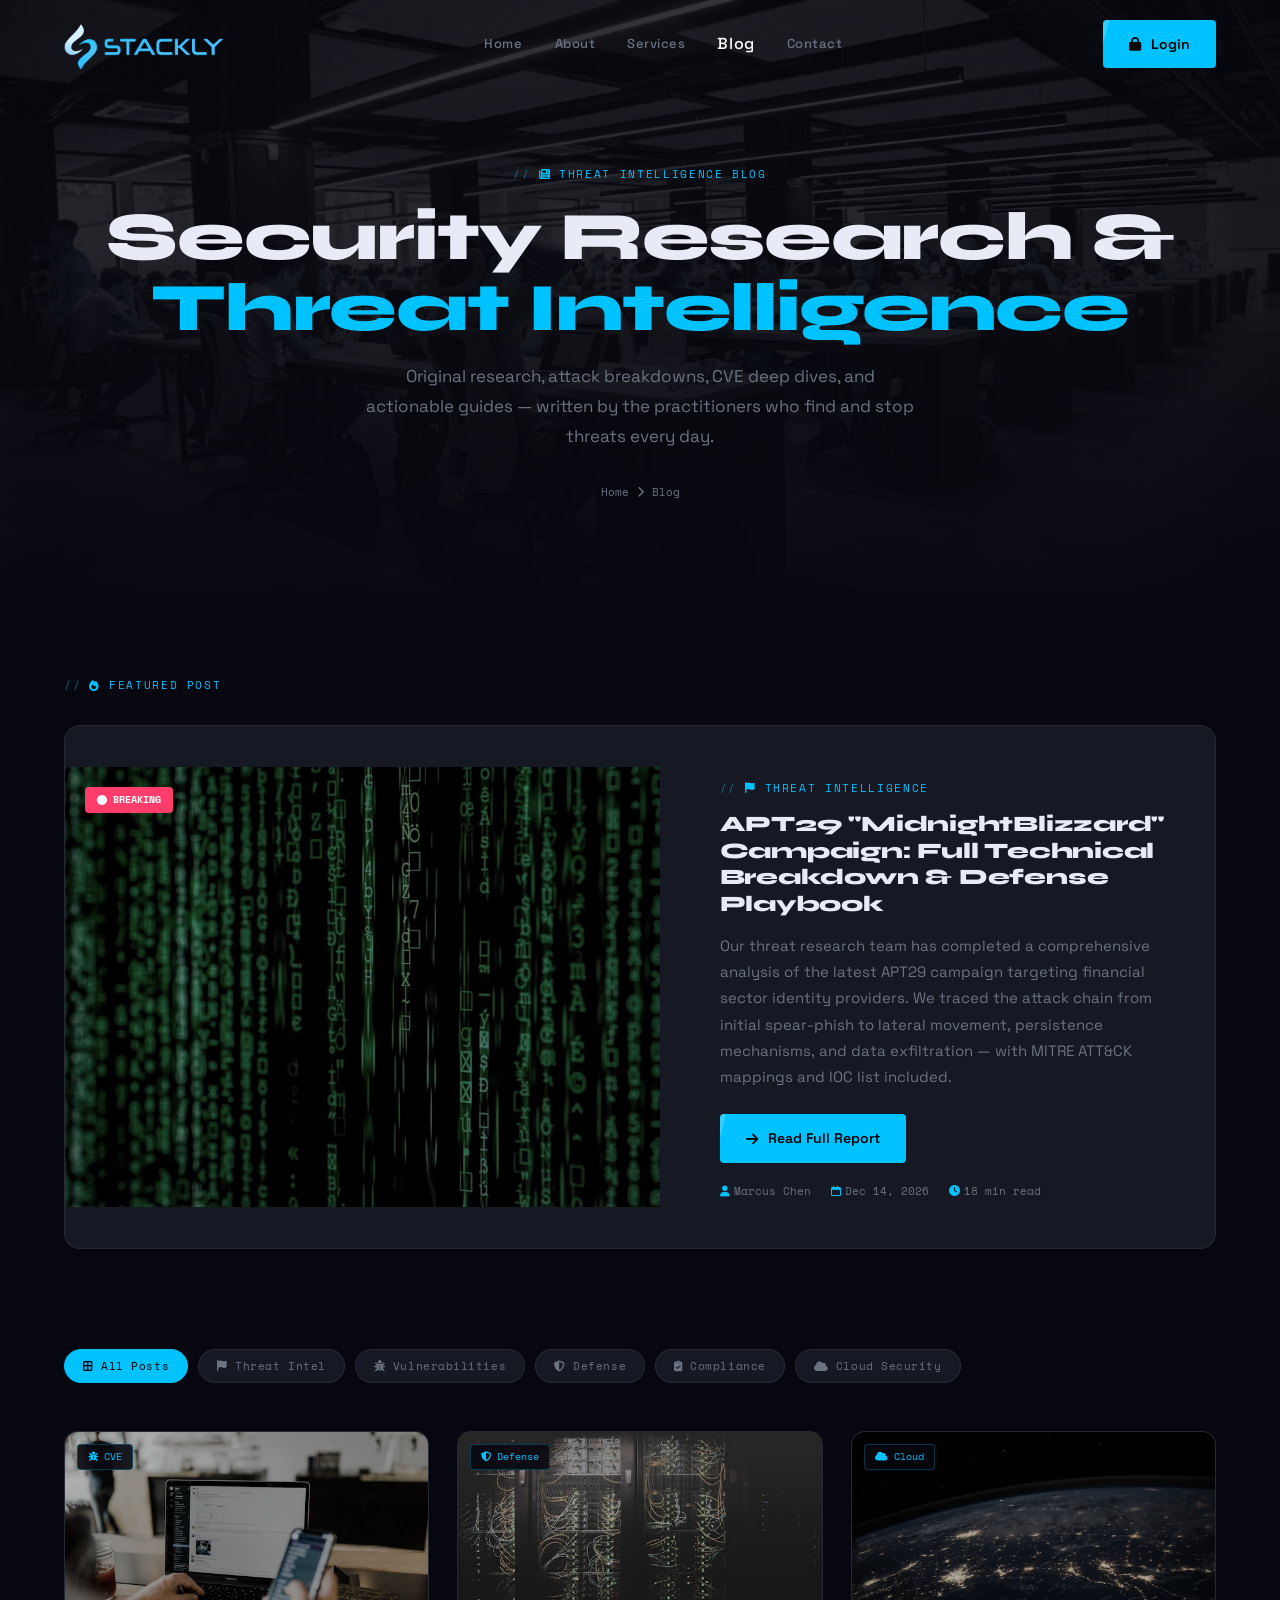
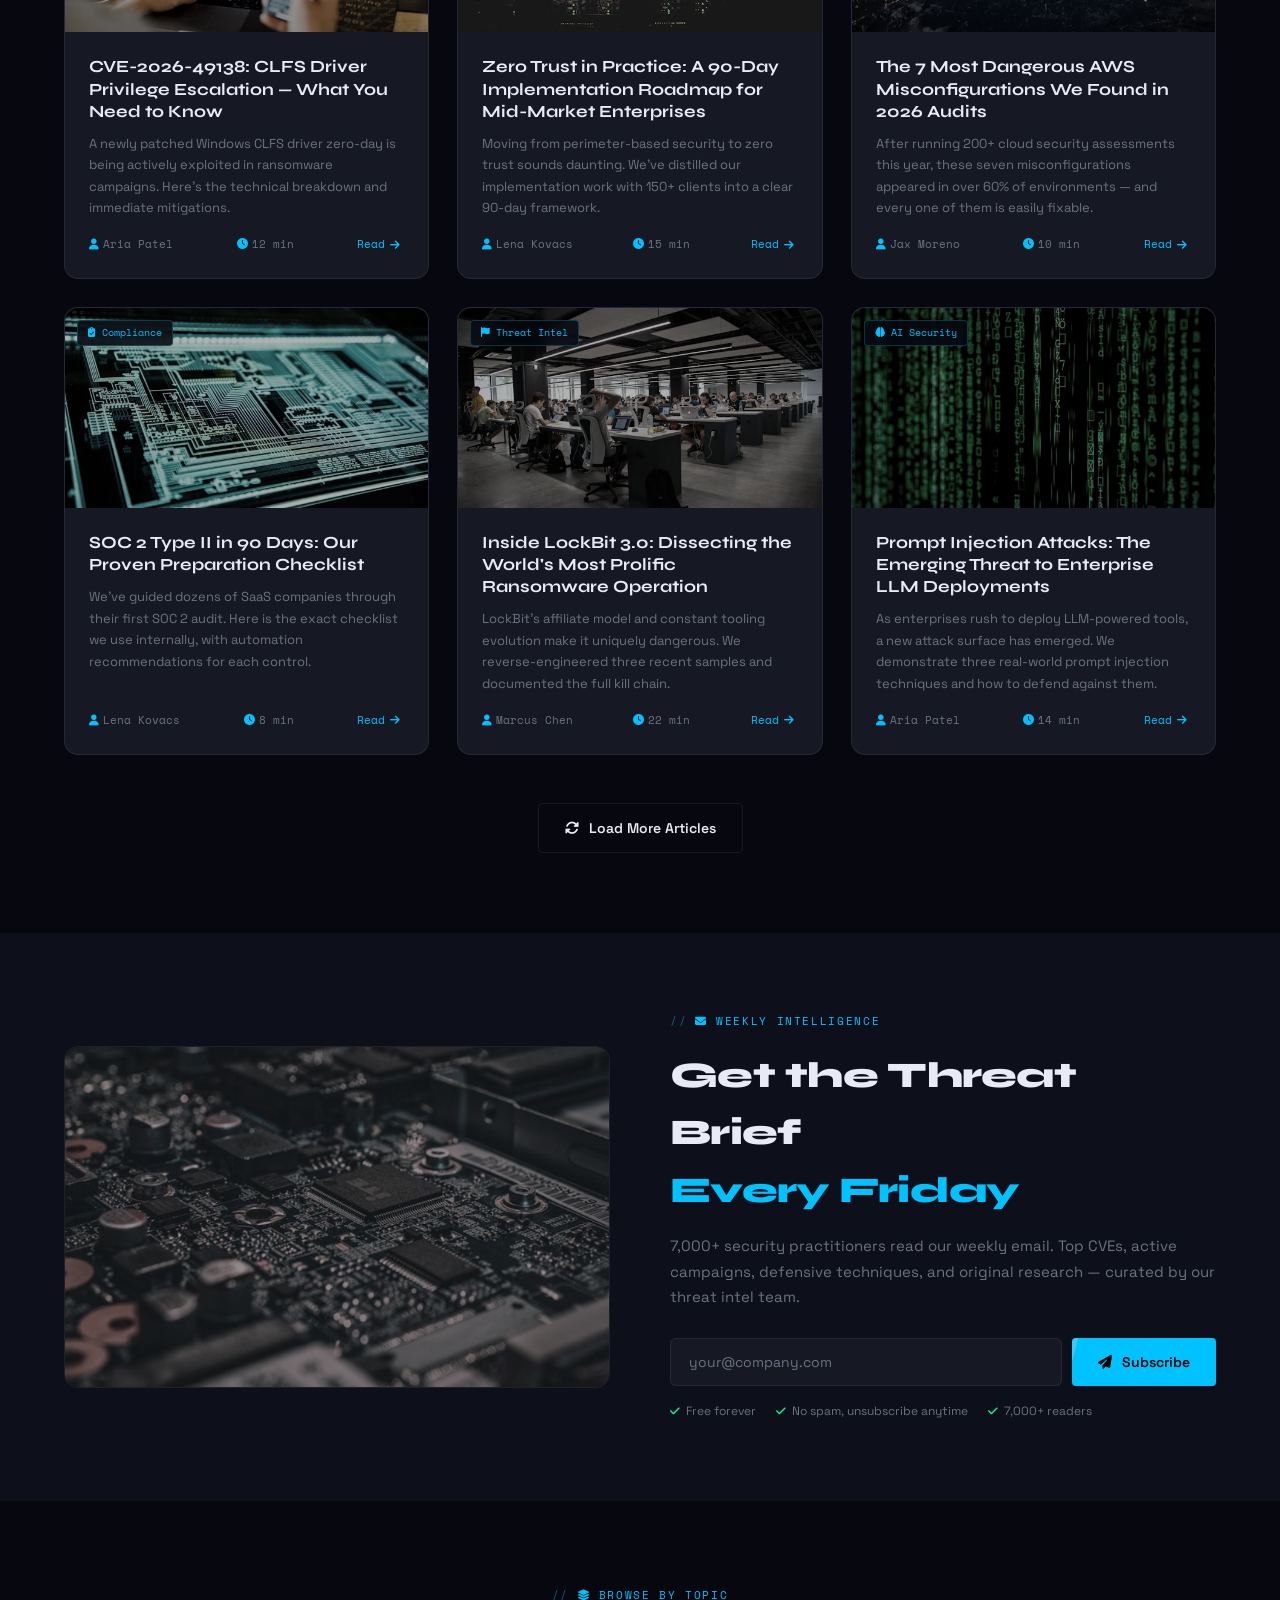
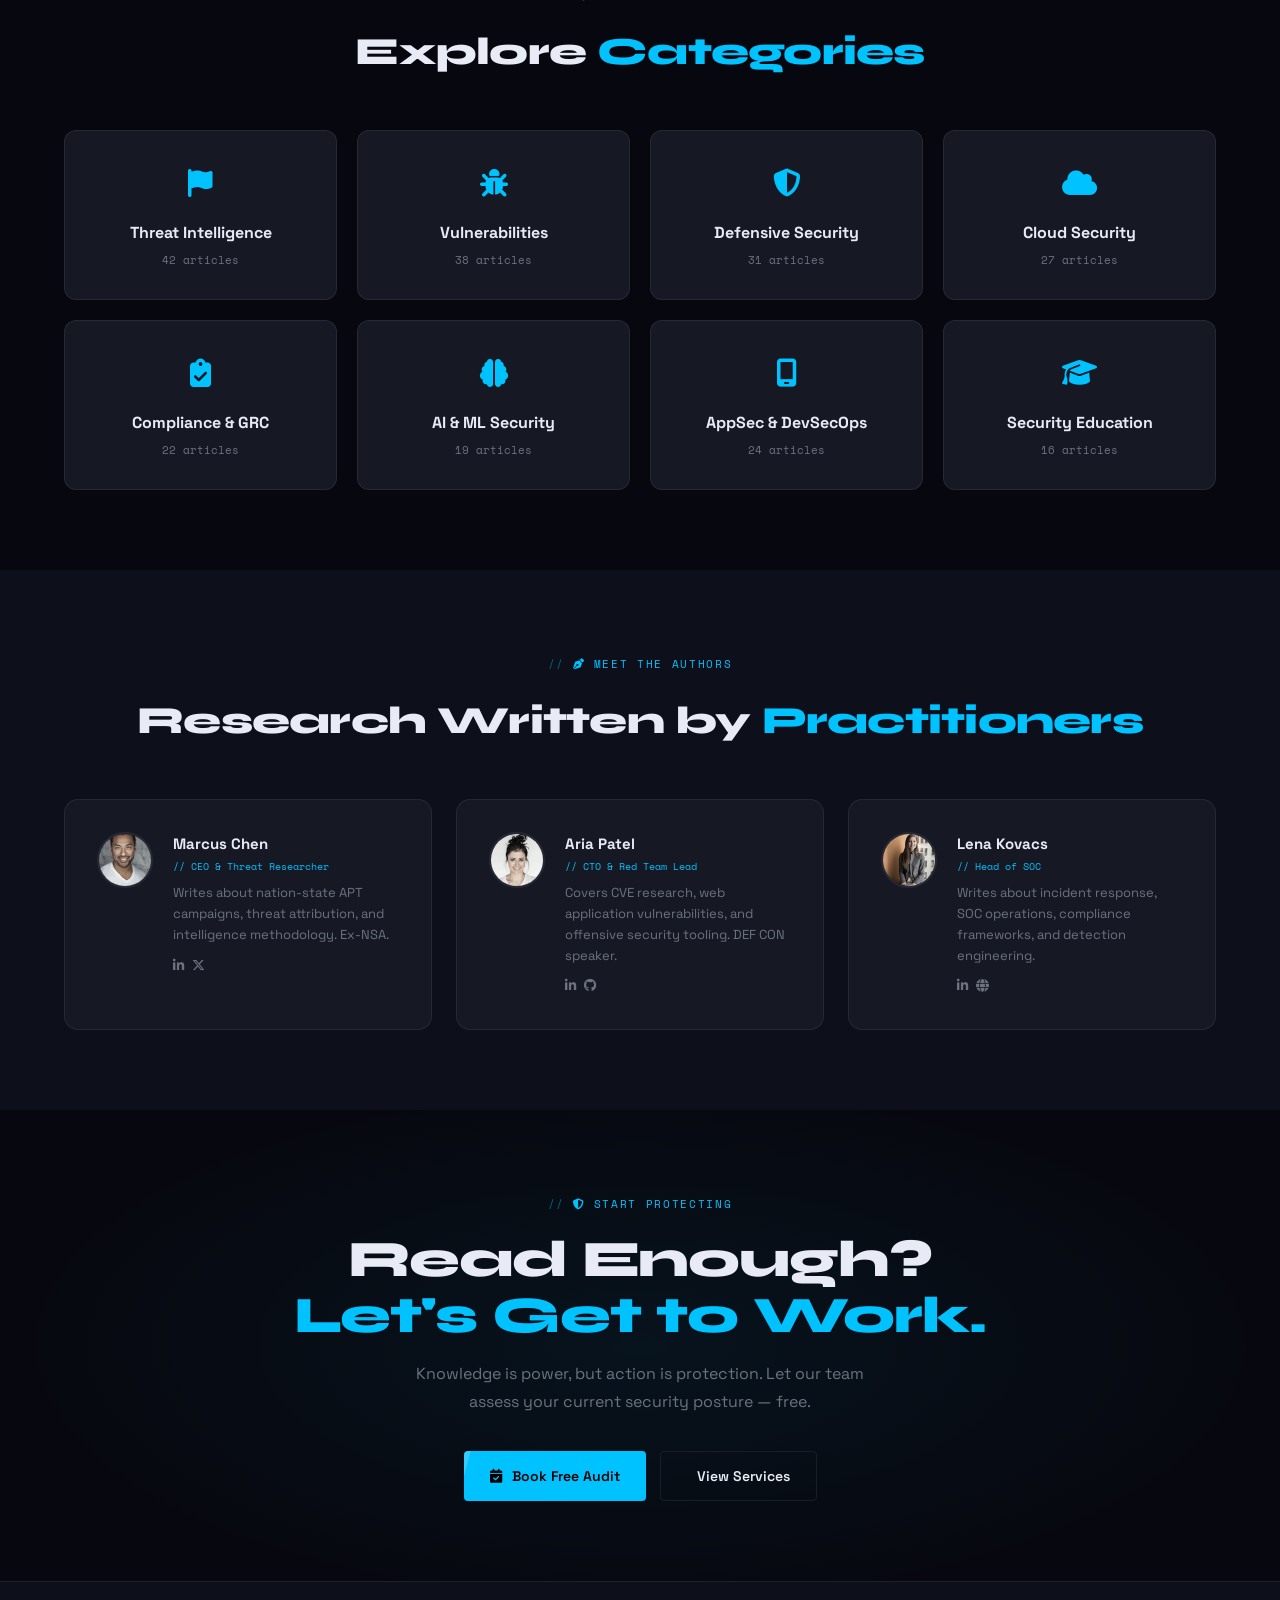
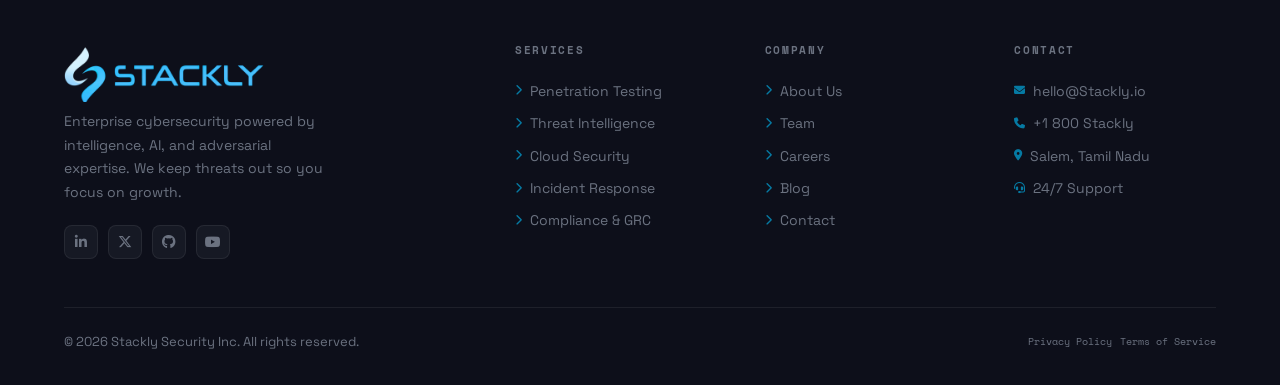
<file: blog.html>
<!DOCTYPE html>
<html lang="en">

<head>
  <meta charset="UTF-8">
  <meta name="viewport" content="width=device-width, initial-scale=1.0">
  <title>Blog — Stackly Cyber Defense</title>
  <link
    href="https://fonts.googleapis.com/css2?family=Space+Grotesk:wght@300;400;500;600;700&family=Space+Mono:wght@400;700&family=Syne:wght@700;800&display=swap"
    rel="stylesheet">
  <link rel="stylesheet" href="https://cdnjs.cloudflare.com/ajax/libs/font-awesome/6.5.1/css/all.min.css">
  <link rel="stylesheet" href="./blog.css">
  <link rel="stylesheet" href="nav.css">
  <link rel="stylesheet" href="footer.css">
</head>

<body>
 
<!-- ═══ NAV ═══ -->
<nav id="navbar">
  <div class="container">
    <div class="nav-inner">
      <a href="./index.html" class="logo">
         <img src="./src/Untitled design-compressed.webp" alt="">
        </a>
      <ul class="nav-links">
        <a href="./index.html">Home</a>
        <a href="./about.html">About</a>
        <a href="./service.html">Services</a>
        <a href="./blog.html "class="active">Blog</a>
       <a href="./contact.html">Contact</a>
       
      </ul>
      <a href="./login.html" class="btn btn-primary nav-cta"><i class="fa-solid fa-lock"></i>Login</a>
      <button class="hamburger" id="hamburger"><span></span><span></span><span></span></button>
    </div>
  </div>
</nav>

<!-- Mobile Menu -->
<div class="mobile-menu" id="mobileMenu">
  <a href="./index.html">Home</a>
       <a href="./about.html">About</a>
      <a href="./service.html">Services</a>
        <a href="./blog.html " class="active">Blog</a>
        <a href="./contact.html">Contact</a>
  <a href="./login.html" class="btn btn-primary"><i class="fa-solid fa-lock"></i>Login</a>
</div>

  <!-- 1: HERO -->
  <section class="page-hero">
    <div class="ph-bg"><img src="./src/cyber blog/image2-compressed.webp"
        alt="bg"></div>
    <div class="container">
      <div class="ph-inner reveal">
        <span class="tag"><i class="fa-solid fa-newspaper"></i> Threat Intelligence Blog</span>
        <h1 class="ph-title">Security Research &<br><span>Threat Intelligence</span></h1>
        <p class="ph-sub">Original research, attack breakdowns, CVE deep dives, and actionable guides — written by the
          practitioners who find and stop threats every day.</p>
        <div class="breadcrumb"><a href="index.html">Home</a><i class="fa-solid fa-chevron-right"></i><span>Blog</span>
        </div>
      </div>
    </div>
  </section>

  <!-- 2: FEATURED -->
  <section id="featured">
    <div class="container">
      <div style="margin-bottom:28px;" class="reveal"><span class="tag"><i class="fa-solid fa-fire"></i> Featured
          Post</span></div>
      <div class="featured-post reveal">
        <div class="featured-img">
          <img src="./src/cyber blog/image3-compressed.webp" alt="APT29">
          <div class="fp-badge"><i class="fa-solid fa-circle" style="animation:blink 1.5s infinite;"></i> BREAKING</div>
        </div>
        <div class="featured-content">
          <span class="tag"><i class="fa-solid fa-flag"></i> Threat Intelligence</span>
          <h2 class="fp-title"><a href="./404.html">APT29 "MidnightBlizzard" Campaign: Full Technical Breakdown &
              Defense Playbook</a></h2>
          <p class="fp-excerpt">Our threat research team has completed a comprehensive analysis of the latest APT29
            campaign targeting financial sector identity providers. We traced the attack chain from initial spear-phish
            to lateral movement, persistence mechanisms, and data exfiltration — with MITRE ATT&CK mappings and IOC list
            included.</p>
          <a href="./404.html" class="btn btn-primary"><i class="fa-solid fa-arrow-right"></i> Read Full Report</a>
          <div class="fp-meta">
            <span><i class="fa-solid fa-user"></i>Marcus Chen</span>
            <span><i class="fa-regular fa-calendar"></i>Dec 14, 2026</span>
            <span><i class="fa-solid fa-clock"></i>18 min read</span>
          </div>
        </div>
      </div>
    </div>
  </section>

  <!-- 3: FILTER + POSTS -->
  <section id="posts">
    <div class="container">
      <div class="filter-bar reveal">
        <button class="filter-btn active"><i class="fa-solid fa-border-all"></i> All Posts</button>
        <button class="filter-btn"><i class="fa-solid fa-flag"></i> Threat Intel</button>
        <button class="filter-btn"><i class="fa-solid fa-bug"></i> Vulnerabilities</button>
        <button class="filter-btn"><i class="fa-solid fa-shield-halved"></i> Defense</button>
        <button class="filter-btn"><i class="fa-solid fa-clipboard-check"></i> Compliance</button>
        <button class="filter-btn"><i class="fa-solid fa-cloud"></i> Cloud Security</button>
      </div>
      <div class="posts-grid">
        <div class="post-card reveal d1">
          <div class="post-img"><img
              src="./src/cyber blog/image4-compressed.webp" alt="">
            <div class="post-cat"><i class="fa-solid fa-bug"></i> CVE</div>
          </div>
          <div class="post-body">
            <div class="post-title"><a href="./404.html">CVE-2026-49138: CLFS Driver Privilege Escalation — What You
                Need to Know</a></div>
            <p class="post-excerpt">A newly patched Windows CLFS driver zero-day is being actively exploited in
              ransomware campaigns. Here's the technical breakdown and immediate mitigations.</p>
            <div class="post-meta"><span><i class="fa-solid fa-user"></i>Aria Patel</span><span><i
                  class="fa-solid fa-clock"></i>12 min</span><a href="./404.html" class="read-link">Read <i
                  class="fa-solid fa-arrow-right"></i></a></div>
          </div>
        </div>
        <div class="post-card reveal d2">
          <div class="post-img"><img
              src="./src/cyber blog/image5-compressed.webp" alt="">
            <div class="post-cat"><i class="fa-solid fa-shield-halved"></i> Defense</div>
          </div>
          <div class="post-body">
            <div class="post-title"><a href="./404.html">Zero Trust in Practice: A 90-Day Implementation Roadmap for
                Mid-Market Enterprises</a></div>
            <p class="post-excerpt">Moving from perimeter-based security to zero trust sounds daunting. We've distilled
              our implementation work with 150+ clients into a clear 90-day framework.</p>
            <div class="post-meta"><span><i class="fa-solid fa-user"></i>Lena Kovacs</span><span><i
                  class="fa-solid fa-clock"></i>15 min</span><a href="./404.html" class="read-link">Read <i
                  class="fa-solid fa-arrow-right"></i></a></div>
          </div>
        </div>
        <div class="post-card reveal d3">
          <div class="post-img"><img
              src="./src/cyber blog/image6-compressed.webp" alt="">
            <div class="post-cat"><i class="fa-solid fa-cloud"></i> Cloud</div>
          </div>
          <div class="post-body">
            <div class="post-title"><a href="./404.html">The 7 Most Dangerous AWS Misconfigurations We Found in 2026
                Audits</a></div>
            <p class="post-excerpt">After running 200+ cloud security assessments this year, these seven
              misconfigurations appeared in over 60% of environments — and every one of them is easily fixable.</p>
            <div class="post-meta"><span><i class="fa-solid fa-user"></i>Jax Moreno</span><span><i
                  class="fa-solid fa-clock"></i>10 min</span><a href="./404.html" class="read-link">Read <i
                  class="fa-solid fa-arrow-right"></i></a></div>
          </div>
        </div>
        <div class="post-card reveal d1">
          <div class="post-img"><img
              src="./src/cyber blog/image7-compressed.webp" alt="">
            <div class="post-cat"><i class="fa-solid fa-clipboard-check"></i> Compliance</div>
          </div>
          <div class="post-body">
            <div class="post-title"><a href="./404.html">SOC 2 Type II in 90 Days: Our Proven Preparation Checklist</a>
            </div>
            <p class="post-excerpt">We've guided dozens of SaaS companies through their first SOC 2 audit. Here is the
              exact checklist we use internally, with automation recommendations for each control.</p>
            <div class="post-meta"><span><i class="fa-solid fa-user"></i>Lena Kovacs</span><span><i
                  class="fa-solid fa-clock"></i>8 min</span><a href="./404.html" class="read-link">Read <i
                  class="fa-solid fa-arrow-right"></i></a></div>
          </div>
        </div>
        <div class="post-card reveal d2">
          <div class="post-img"><img
              src="./src/cyber blog/image8-compressed.webp" alt="">
            <div class="post-cat"><i class="fa-solid fa-flag"></i> Threat Intel</div>
          </div>
          <div class="post-body">
            <div class="post-title"><a href="./404.html">Inside LockBit 3.0: Dissecting the World's Most Prolific
                Ransomware Operation</a></div>
            <p class="post-excerpt">LockBit's affiliate model and constant tooling evolution make it uniquely dangerous.
              We reverse-engineered three recent samples and documented the full kill chain.</p>
            <div class="post-meta"><span><i class="fa-solid fa-user"></i>Marcus Chen</span><span><i
                  class="fa-solid fa-clock"></i>22 min</span><a href="./404.html" class="read-link">Read <i
                  class="fa-solid fa-arrow-right"></i></a></div>
          </div>
        </div>
        <div class="post-card reveal d3">
          <div class="post-img"><img
              src="./src/cyber blog/image9-compressed.webp" alt="">
            <div class="post-cat"><i class="fa-solid fa-brain"></i> AI Security</div>
          </div>
          <div class="post-body">
            <div class="post-title"><a href="./404.html">Prompt Injection Attacks: The Emerging Threat to Enterprise LLM
                Deployments</a></div>
            <p class="post-excerpt">As enterprises rush to deploy LLM-powered tools, a new attack surface has emerged.
              We demonstrate three real-world prompt injection techniques and how to defend against them.</p>
            <div class="post-meta"><span><i class="fa-solid fa-user"></i>Aria Patel</span><span><i
                  class="fa-solid fa-clock"></i>14 min</span><a href="./404.html" class="read-link">Read <i
                  class="fa-solid fa-arrow-right"></i></a></div>
          </div>
        </div>
      </div>
      <div style="text-align:center;margin-top:48px;" class="reveal">
        <a href="./404.html" class="btn btn-outline"><i class="fa-solid fa-rotate"></i> Load More Articles</a>
      </div>
    </div>
  </section>

  <!-- 4: NEWSLETTER -->
  <section id="newsletter">
    <div class="container">
      <div class="nl-grid">
        <div class="nl-img reveal-left">
          <img src="./src/cyber blog/image10-compressed.webp"
            alt="Newsletter">
        </div>
        <div class="nl-form-wrap reveal-right">
          <span class="tag"><i class="fa-solid fa-envelope"></i> Weekly Intelligence</span>
          <h2 class="nl-title">Get the Threat Brief<br><span>Every Friday</span></h2>
          <p class="nl-sub">7,000+ security practitioners read our weekly email. Top CVEs, active campaigns, defensive
            techniques, and original research — curated by our threat intel team.</p>
          <div class="nl-form">
            <input class="nl-input" type="email" placeholder="your@company.com">
            <button class="btn btn-primary"><i class="fa-solid fa-paper-plane"></i> Subscribe</button>
          </div>
          <div class="nl-perks">
            <div class="nl-perk"><i class="fa-solid fa-check"></i>Free forever</div>
            <div class="nl-perk"><i class="fa-solid fa-check"></i>No spam, unsubscribe anytime</div>
            <div class="nl-perk"><i class="fa-solid fa-check"></i>7,000+ readers</div>
          </div>
        </div>
      </div>
    </div>
  </section>

  <!-- 5: CATEGORIES -->
  <section id="categories">
    <div class="container">
      <div style="text-align:center;margin-bottom:48px;" class="reveal">
        <span class="tag" style="justify-content:center;"><i class="fa-solid fa-layer-group"></i> Browse by Topic</span>
        <h2
          style="font-family:var(--display);font-size:clamp(26px,3vw,40px);font-weight:800;letter-spacing:-.02em;margin-top:14px;">
          Explore <span style="color:var(--accent);">Categories</span></h2>
      </div>
      <div class="cat-grid">
        <a href="./404.html" class="cat-card reveal d1">
          <div class="cat-icon"><i class="fa-solid fa-flag"></i></div>
          <div class="cat-name">Threat Intelligence</div>
          <div class="cat-count">42 articles</div>
        </a>
        <a href="./404.html" class="cat-card reveal d2">
          <div class="cat-icon"><i class="fa-solid fa-bug"></i></div>
          <div class="cat-name">Vulnerabilities</div>
          <div class="cat-count">38 articles</div>
        </a>
        <a href="./404.html" class="cat-card reveal d3">
          <div class="cat-icon"><i class="fa-solid fa-shield-halved"></i></div>
          <div class="cat-name">Defensive Security</div>
          <div class="cat-count">31 articles</div>
        </a>
        <a href="./404.html" class="cat-card reveal d4">
          <div class="cat-icon"><i class="fa-solid fa-cloud"></i></div>
          <div class="cat-name">Cloud Security</div>
          <div class="cat-count">27 articles</div>
        </a>
        <a href="./404.html" class="cat-card reveal d1">
          <div class="cat-icon"><i class="fa-solid fa-clipboard-check"></i></div>
          <div class="cat-name">Compliance & GRC</div>
          <div class="cat-count">22 articles</div>
        </a>
        <a href="./404.html" class="cat-card reveal d2">
          <div class="cat-icon"><i class="fa-solid fa-brain"></i></div>
          <div class="cat-name">AI & ML Security</div>
          <div class="cat-count">19 articles</div>
        </a>
        <a href="./404.html" class="cat-card reveal d3">
          <div class="cat-icon"><i class="fa-solid fa-mobile-screen"></i></div>
          <div class="cat-name">AppSec & DevSecOps</div>
          <div class="cat-count">24 articles</div>
        </a>
        <a href="./404.html" class="cat-card reveal d4">
          <div class="cat-icon"><i class="fa-solid fa-graduation-cap"></i></div>
          <div class="cat-name">Security Education</div>
          <div class="cat-count">16 articles</div>
        </a>
      </div>
    </div>
  </section>

  <!-- 6: AUTHORS -->
  <section id="authors">
    <div class="container">
      <div style="text-align:center;margin-bottom:48px;" class="reveal">
        <span class="tag" style="justify-content:center;"><i class="fa-solid fa-pen-nib"></i> Meet the Authors</span>
        <h2
          style="font-family:var(--display);font-size:clamp(26px,3vw,40px);font-weight:800;letter-spacing:-.02em;margin-top:14px;">
          Research Written by <span style="color:var(--accent);">Practitioners</span></h2>
      </div>
      <div class="authors-grid">
        <div class="author-card reveal d1">
          <div class="author-avatar"><img
              src="./src/cyber blog/image11-compressed.webp"
              alt="Marcus"></div>
          <div>
            <div class="author-name">Marcus Chen</div>
            <div class="author-role">// CEO & Threat Researcher</div>
            <p class="author-bio">Writes about nation-state APT campaigns, threat attribution, and intelligence
              methodology. Ex-NSA.</p>
            <div class="author-socials"><a href="./404.html"><i class="fa-brands fa-linkedin-in"></i></a><a
                href="./404.html"><i class="fa-brands fa-x-twitter"></i></a></div>
          </div>
        </div>
        <div class="author-card reveal d2">
          <div class="author-avatar"><img
              src="./src/cyber blog/image12-compressed.webp"
              alt="Aria"></div>
          <div>
            <div class="author-name">Aria Patel</div>
            <div class="author-role">// CTO & Red Team Lead</div>
            <p class="author-bio">Covers CVE research, web application vulnerabilities, and offensive security tooling.
              DEF CON speaker.</p>
            <div class="author-socials"><a href="./404.html"><i class="fa-brands fa-linkedin-in"></i></a><a
                href="./404.html"><i class="fa-brands fa-github"></i></a></div>
          </div>
        </div>
        <div class="author-card reveal d3">
          <div class="author-avatar"><img
              src="./src/cyber blog/image13-compressed.webp"
              alt="Lena"></div>
          <div>
            <div class="author-name">Lena Kovacs</div>
            <div class="author-role">// Head of SOC</div>
            <p class="author-bio">Writes about incident response, SOC operations, compliance frameworks, and detection
              engineering.</p>
            <div class="author-socials"><a href="./404.html"><i class="fa-brands fa-linkedin-in"></i></a><a
                href="./404.html"><i class="fa-solid fa-globe"></i></a></div>
          </div>
        </div>
      </div>
    </div>
  </section>

  <section id="blog-cta" style="padding:80px 0;position:relative;overflow:hidden;">
    <div class="cta-glow"></div>
    <div class="container">
      <div class="cta-center reveal">
        <span class="tag"><i class="fa-solid fa-shield-halved"></i> Start Protecting</span>
        <h2 class="cta-title">Read Enough?<br><span>Let's Get to Work.</span></h2>
        <p class="cta-sub">Knowledge is power, but action is protection. Let our team assess your current security
          posture — free.</p>
        <div style="display:flex;gap:14px;justify-content:center;flex-wrap:wrap;">
          <a href="contact.html" class="btn btn-primary"><i class="fa-solid fa-calendar-check"></i> Book Free Audit</a>
          <a href="services.html" class="btn btn-outline"><i class="fa-solid fa-grid-2"></i> View Services</a>
        </div>
      </div>
    </div>
  </section>

 <!-- ═══ FOOTER ═══ -->
<footer>
  <div class="container">
    <div class="footer-grid">
      <div class="footer-brand">
        <a href="./index.html" class="footer-logo">
         <img src="./src/Untitled design-compressed.webp" alt="">
        </a>
        <p>Enterprise cybersecurity powered by intelligence, AI, and adversarial expertise. We keep threats out so you focus on growth.</p>
        <div class="footer-socials">
          <a href="./404.html"><i class="fa-brands fa-linkedin-in"></i></a>
          <a href="./404.html"><i class="fa-brands fa-x-twitter"></i></a>
          <a href="./404.html"><i class="fa-brands fa-github"></i></a>
          <a href="./404.html"><i class="fa-brands fa-youtube"></i></a>
        </div>
      </div>
      <div class="footer-col">
        <h4>Services</h4>
        <ul>
          <li><a href="./404.html"><i class="fa-solid fa-chevron-right"></i> Penetration Testing</a></li>
          <li><a href="./404.html"><i class="fa-solid fa-chevron-right"></i> Threat Intelligence</a></li>
          <li><a href="./404.html"><i class="fa-solid fa-chevron-right"></i> Cloud Security</a></li>
          <li><a href="./404.html"><i class="fa-solid fa-chevron-right"></i> Incident Response</a></li>
          <li><a href="./404.html"><i class="fa-solid fa-chevron-right"></i> Compliance & GRC</a></li>
        </ul>
      </div>
      <div class="footer-col">
        <h4>Company</h4>
        <ul>
          <li><a href="./about.html"><i class="fa-solid fa-chevron-right"></i> About Us</a></li>
          <li><a href="./index.html#team"><i class="fa-solid fa-chevron-right"></i> Team</a></li>
          <li><a href="./404.html"><i class="fa-solid fa-chevron-right"></i> Careers</a></li>
          <li><a href="./blog.html"><i class="fa-solid fa-chevron-right"></i> Blog</a></li>
          <li><a href="./contact.html"><i class="fa-solid fa-chevron-right"></i> Contact</a></li>
        </ul>
      </div>
      <div class="footer-col">
        <h4>Contact</h4>
        <ul>
          <li><a href="./contact.html"><i class="fa-solid fa-envelope"></i> hello@Stackly.io</a></li>
          <li><a href="./contact.html"><i class="fa-solid fa-phone"></i> +1 800 Stackly</a></li>
          <li><a href="./contact.html"><i class="fa-solid fa-location-dot"></i> Salem, Tamil Nadu</a></li>
          <li><a href="./contact.html"><i class="fa-solid fa-headset"></i> 24/7 Support</a></li>
        </ul>
      </div>
    </div>
    <div class="footer-bottom">
      <div class="footer-copy">© 2026 Stackly Security Inc. All rights reserved.</div>
      <div class="footer-mono"> <span ><a href="./404.html" style="text-decoration: none;color: #6B7280;">Privacy Policy</a></span>
        <span><a href="./404.html" style="text-decoration: none;color: #6B7280;">Terms of Service</a></span>
</div>
    </div>
  </div>
</footer>



  <script>
    window.addEventListener('scroll', () => document.getElementById('navbar').classList.toggle('scrolled', scrollY > 60));
    const hb = document.getElementById('hamburger'), mm = document.getElementById('mobileMenu');
    hb.addEventListener('click', () => { hb.classList.toggle('open'); const o = hb.classList.contains('open'); mm.classList.toggle('open', o); mm.style.display = o ? 'flex' : 'none'; });
    document.querySelectorAll('.menu-link,.mobile-menu .btn').forEach(l => l.addEventListener('click', () => { hb.classList.remove('open'); mm.classList.remove('open'); mm.style.display = 'none'; }));
    const obs = new IntersectionObserver(e => e.forEach(x => { if (x.isIntersecting) x.target.classList.add('visible'); }), { threshold: .1 });
    document.querySelectorAll('.reveal,.reveal-left,.reveal-right').forEach(el => obs.observe(el));
    document.querySelectorAll('.filter-btn').forEach(btn => { btn.addEventListener('click', () => { document.querySelectorAll('.filter-btn').forEach(b => b.classList.remove('active')); btn.classList.add('active'); }); });
  </script>
</body>

</html>
</file>
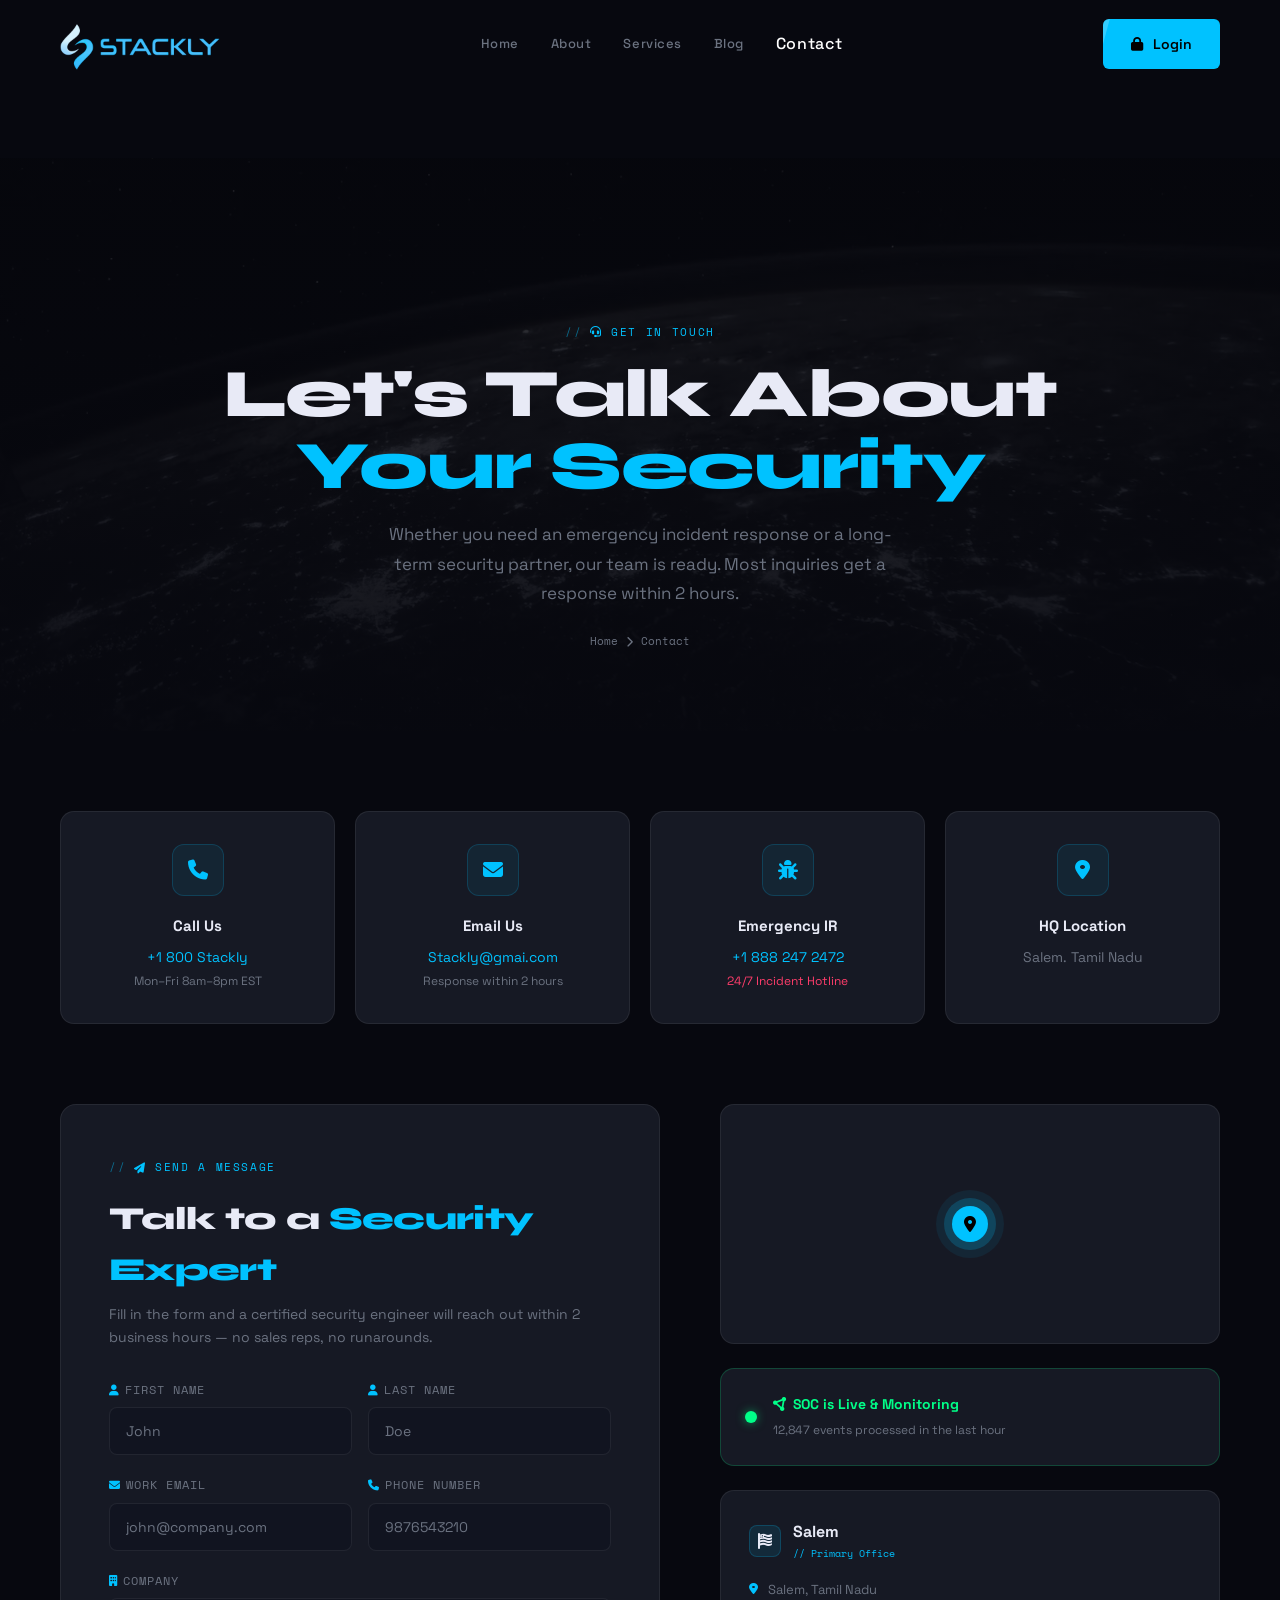
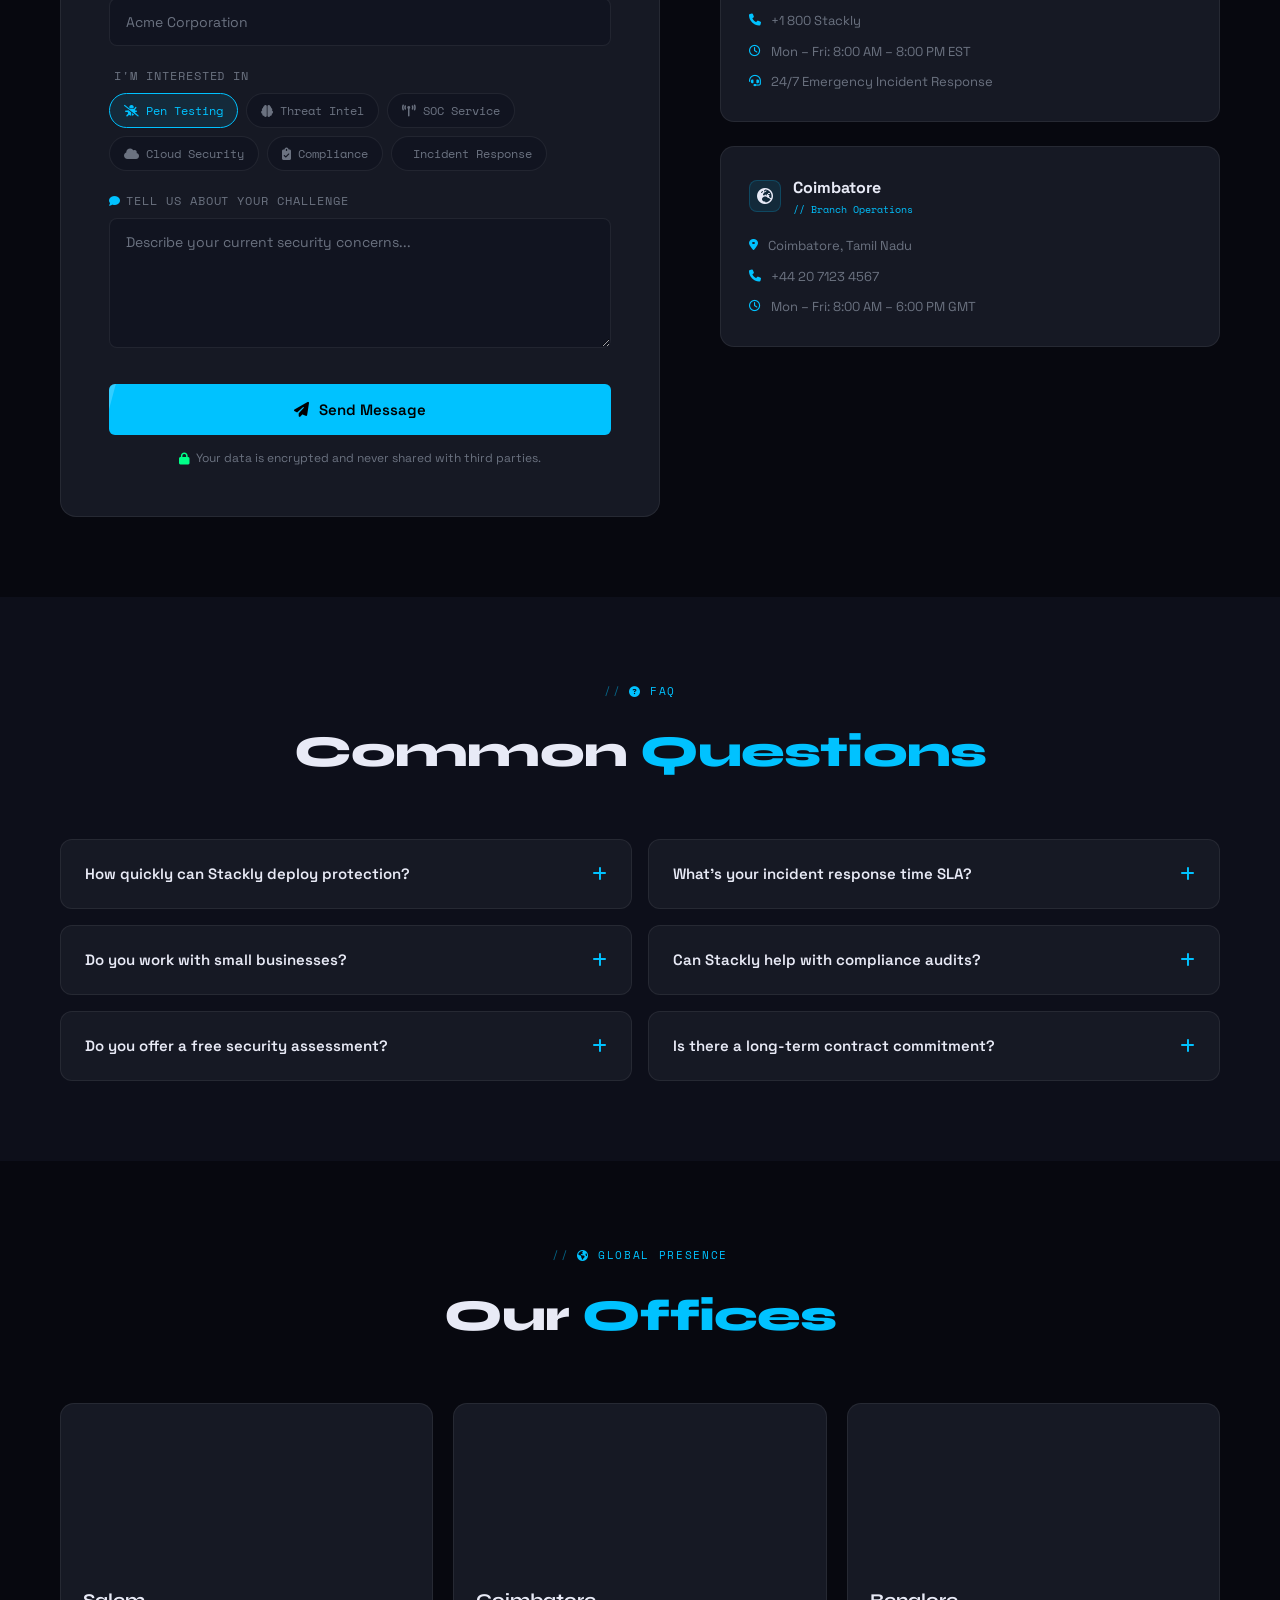
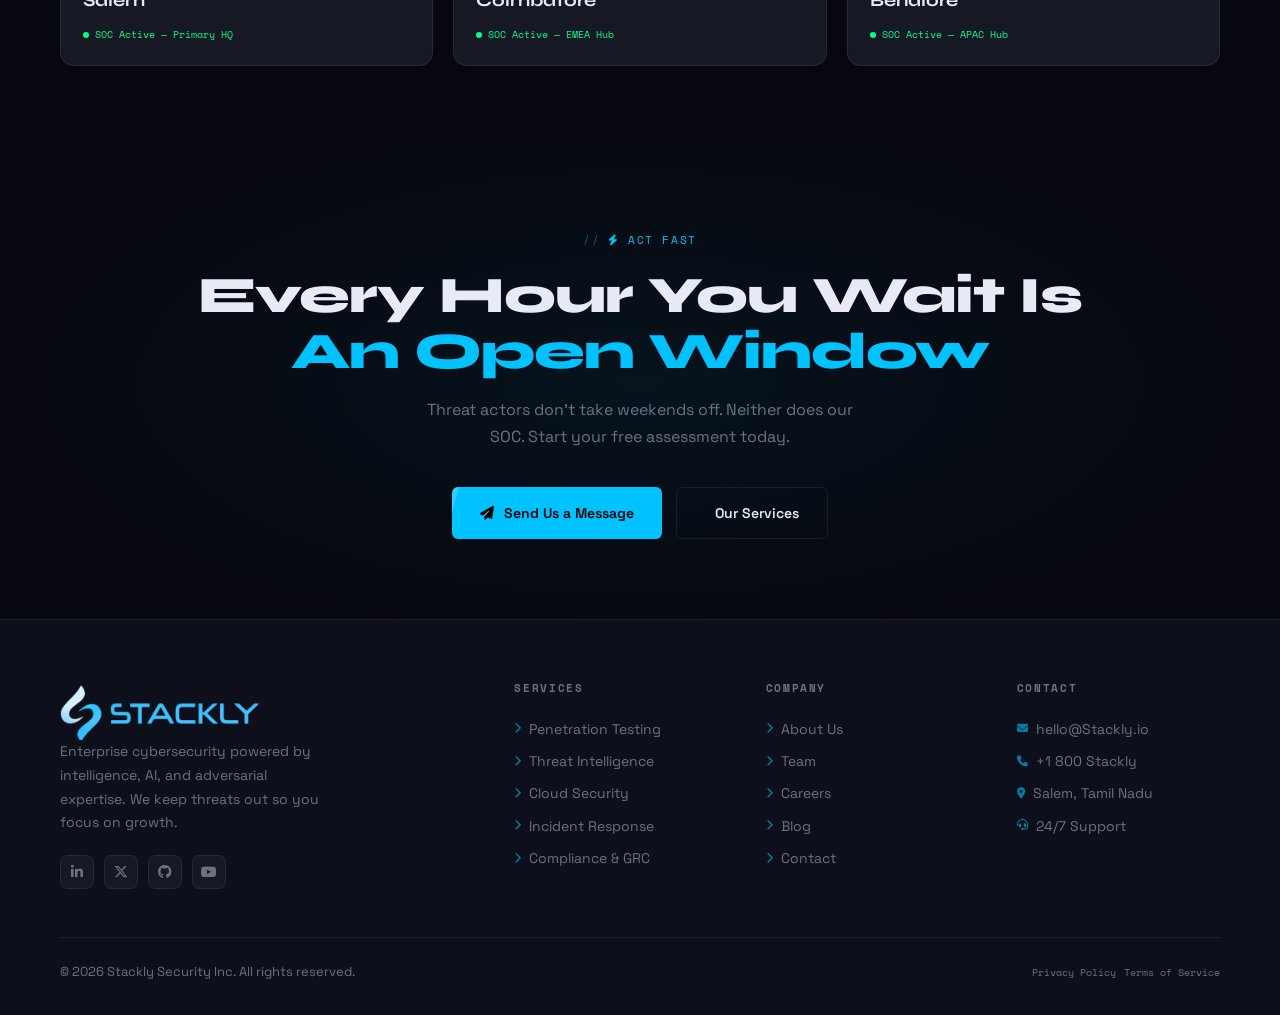
<file: contact.html>
<!DOCTYPE html>
<html lang="en">
<head>
<meta charset="UTF-8"><meta name="viewport" content="width=device-width, initial-scale=1.0">
<title>Contact — Stackly Cyber Defense</title>
<link href="https://fonts.googleapis.com/css2?family=Space+Grotesk:wght@300;400;500;600;700&family=Space+Mono:wght@400;700&family=Syne:wght@700;800&display=swap" rel="stylesheet">
<link rel="stylesheet" href="https://cdnjs.cloudflare.com/ajax/libs/font-awesome/6.5.1/css/all.min.css">
<link rel="stylesheet" href="contact.css">
<link rel="stylesheet" href="./nav.css">
<link rel="stylesheet" href="footer.css">
</head>
<body>
<canvas id="matrix-canvas"></canvas>

  <!-- ═══ NAV ═══ -->
  <nav id="navbar">
    <div class="container">
      <div class="nav-inner">
        <a href="./index.html" class="logo">
          <img src="./src/Untitled design-compressed.webp" alt="">
        </a>
        <ul class="nav-links">
          <a href="./index.html">Home</a>
          <a href="./about.html">About</a>
          <a href="./service.html">Services</a>
          <a href="./blog.html">Blog</a>
          <a href="./contact.html " class="active">Contact</a>

        </ul>
        <a href="./login.html" class="btn btn-primary nav-cta"><i class="fa-solid fa-lock"></i>Login</a>
        <button class="hamburger" id="hamburger"><span></span><span></span><span></span></button>
      </div>
    </div>
  </nav>

  <!-- Mobile Menu -->
  <div class="mobile-menu" id="mobileMenu">
    <a href="./index.html">Home</a>
    <a href="./about.html">About</a>
    <a href="./service.html">Services</a>
    <a href="./blog.html">Blog</a>
    <a href="./contact.html" class="active">Contact</a>
    <a href="./login.html" class="btn btn-primary"><i class="fa-solid fa-lock"></i>Login</a>
  </div>



<!-- 1: HERO -->
<section class="page-hero">
  <div class="ph-bg"><img src="./src/cyber contact imag/image2-compressed.webp" alt="bg"></div>
  <div class="container">
    <div class="ph-inner reveal">
      <span class="tag"><i class="fa-solid fa-headset"></i> Get In Touch</span>
      <h1 class="ph-title">Let's Talk About<br><span>Your Security</span></h1>
      <p class="ph-sub">Whether you need an emergency incident response or a long-term security partner, our team is ready. Most inquiries get a response within 2 hours.</p>
      <div class="breadcrumb"><a href="index.html">Home</a><i class="fa-solid fa-chevron-right"></i><span>Contact</span></div>
    </div>
  </div>
</section>

<!-- 2: INFO CARDS -->
<section id="info">
  <div class="container">
    <div class="info-grid">
      <div class="info-card reveal d1">
        <div class="ic-icon"><i class="fa-solid fa-phone"></i></div>
        <div class="ic-title">Call Us</div>
        <div class="ic-val"><a href="tel:+18008285839">+1 800 Stackly</a><br><span style="font-size:12px;margin-top:4px;display:block;">Mon–Fri 8am–8pm EST</span></div>
      </div>
      <div class="info-card reveal d2">
        <div class="ic-icon"><i class="fa-solid fa-envelope"></i></div>
        <div class="ic-title">Email Us</div>
        <div class="ic-val"><a href=""">Stackly@gmai.com</a><br><span style="font-size:12px;margin-top:4px;display:block;">Response within 2 hours</span></div>
      </div>
      <div class="info-card reveal d3">
        <div class="ic-icon"><i class="fa-solid fa-bug"></i></div>
        <div class="ic-title">Emergency IR</div>
        <div class="ic-val"><a href="tel:+18882472472">+1 888 247 2472</a><br><span style="font-size:12px;margin-top:4px;display:block;color:var(--danger);">24/7 Incident Hotline</span></div>
      </div>
      <div class="info-card reveal d4">
        <div class="ic-icon"><i class="fa-solid fa-location-dot"></i></div>
        <div class="ic-title">HQ Location</div>
        <div class="ic-val">Salem. Tamil Nadu</div>
      </div>
    </div>
  </div>
</section>

<!-- 3: CONTACT FORM + SIDEBAR -->
<section id="contact-main">
  <div class="container">
    <div class="contact-grid">
      <!-- FORM -->
      <div class="form-card reveal-left">
        <span class="tag"><i class="fa-solid fa-paper-plane"></i> Send a Message</span>
        <h2 class="form-title">Talk to a <span>Security Expert</span></h2>
        <p class="form-sub">Fill in the form and a certified security engineer will reach out within 2 business hours — no sales reps, no runarounds.</p>
       <form id="contactForm" novalidate>
  <div class="form-row">
    <div class="form-group">
      <label><i class="fa-solid fa-user"></i>First Name</label>
      <input
        name="firstName"
        class="form-control"
        type="text"
        placeholder="John"
        onkeypress="return /[a-zA-Z ]/.test(event.key)"
        onpaste="return false"
        required>
    </div>
    <div class="form-group">
      <label><i class="fa-solid fa-user"></i>Last Name</label>
      <input
        name="lastName"
        class="form-control"
        type="text"
        placeholder="Doe"
        onkeypress="return /[a-zA-Z ]/.test(event.key)"
        onpaste="return false"
        required>
    </div>
  </div>
  <div class="form-row">
    <div class="form-group">
      <label><i class="fa-solid fa-envelope"></i>Work Email</label>
      <input name="email" class="form-control" type="email" placeholder="john@company.com" required>
    </div>
    <div class="form-group">
      <label><i class="fa-solid fa-phone"></i>Phone Number</label>
      <input
        name="phone"
        class="form-control"
        type="tel"
        placeholder="9876543210"
        maxlength="10"
        inputmode="numeric"
        oninput="this.value = this.value.replace(/[^0-9]/g, '')"
        required>
    </div>
  </div>
  <div class="form-group">
    <label><i class="fa-solid fa-building"></i>Company</label>
    <input name="company" class="form-control" type="text" placeholder="Acme Corporation">
  </div>
  <div class="form-group">
    <label><i class="fa-solid fa-grid-2"></i>I'm Interested In</label>
    <div class="service-chips">
      <div class="chip active"><i class="fa-solid fa-bug-slash"></i> Pen Testing</div>
      <div class="chip"><i class="fa-solid fa-brain"></i> Threat Intel</div>
      <div class="chip"><i class="fa-solid fa-tower-broadcast"></i> SOC Service</div>
      <div class="chip"><i class="fa-solid fa-cloud"></i> Cloud Security</div>
      <div class="chip"><i class="fa-solid fa-clipboard-check"></i> Compliance</div>
      <div class="chip"><i class="fa-solid fa-siren-on"></i> Incident Response</div>
    </div>
  </div>
  <div class="form-group">
    <label><i class="fa-solid fa-comment"></i>Tell Us About Your Challenge</label>
    <textarea name="message" class="form-control" minlength="10" maxlength="300" placeholder="Describe your current security concerns..."></textarea>
  </div>
  <button type="submit" class="btn btn-primary form-submit"><i class="fa-solid fa-paper-plane"></i> Send Message</button>
  <p class="form-note"><i class="fa-solid fa-lock"></i> Your data is encrypted and never shared with third parties.</p>
</form>
      </div>
      <!-- SIDEBAR -->
      <div class="contact-sidebar reveal-right">
        <div class="sidebar-map">
         <iframe
    src="https://www.google.com/maps?q=Salem,Tamil%20Nadu&output=embed"
    width="100%"
    height="450"
    style="border:0; border-radius:12px;"
    allowfullscreen=""
    loading="lazy"
    referrerpolicy="no-referrer-when-downgrade">
</iframe>
          <div class="map-pin"><i class="fa-solid fa-location-dot"></i></div>
        </div>
        <div class="soc-live">
          <div class="soc-dot"></div>
          <div class="soc-text">
            <strong><i class="fa-solid fa-circle-nodes" style="margin-right:6px;"></i>SOC is Live & Monitoring</strong>
            <span>12,847 events processed in the last hour</span>
          </div>
        </div>
        <div class="office-card">
          <div class="oc-header">
            <div class="oc-flag"><i class="fa-solid fa-flag-usa"></i></div>
            <div><div class="oc-city">Salem</div><div class="oc-tag">// Primary Office</div></div>
          </div>
          <div class="oc-details">
            <div class="oc-row"><i class="fa-solid fa-location-dot"></i>Salem, Tamil Nadu</div>
            <div class="oc-row"><i class="fa-solid fa-phone"></i><span>+1 800 Stackly</span></div>
            <div class="oc-row"><i class="fa-regular fa-clock"></i><span>Mon – Fri: 8:00 AM – 8:00 PM EST</span></div>
            <div class="oc-row"><i class="fa-solid fa-headset"></i><span>24/7 Emergency Incident Response</span></div>
          </div>
        </div>
        <div class="office-card">
          <div class="oc-header">
            <div class="oc-flag"><i class="fa-solid fa-earth-europe"></i></div>
            <div><div class="oc-city">Coimbatore</div><div class="oc-tag">// Branch Operations</div></div>
          </div>
          <div class="oc-details">
            <div class="oc-row"><i class="fa-solid fa-location-dot"></i>Coimbatore, Tamil Nadu</div>
            <div class="oc-row"><i class="fa-solid fa-phone"></i><span>+44 20 7123 4567</span></div>
            <div class="oc-row"><i class="fa-regular fa-clock"></i><span>Mon – Fri: 8:00 AM – 6:00 PM GMT</span></div>
          </div>
        </div>
      </div>
    </div>
  </div>
</section>

<!-- 4: FAQ -->
<section id="faq">
  <div class="container">
    <div style="text-align:center;margin-bottom:52px;" class="reveal">
      <span class="tag" style="justify-content:center;"><i class="fa-solid fa-circle-question"></i> FAQ</span>
      <h2 style="font-family:var(--display);font-size:clamp(28px,3.5vw,44px);font-weight:800;letter-spacing:-.02em;margin-top:14px;">Common <span style="color:var(--accent);">Questions</span></h2>
    </div>
    <div class="faq-grid">
      <div class="faq-item reveal d1">
        <div class="faq-q"><span>How quickly can Stackly deploy protection?</span><i class="fa-solid fa-plus"></i></div>
        <div class="faq-a"><p>We can deploy sensor coverage and begin 24/7 monitoring within 24 hours of contract signing. Full onboarding — including SIEM integration and policy tuning — is completed within 5 business days.</p></div>
      </div>
      <div class="faq-item reveal d2">
        <div class="faq-q"><span>What's your incident response time SLA?</span><i class="fa-solid fa-plus"></i></div>
        <div class="faq-a"><p>Our Defend Pro plan guarantees a 4-hour response SLA, and Defend Elite guarantees 1-hour. For emergency incidents, our 24/7 hotline connects you to a senior analyst in under 3 minutes, guaranteed.</p></div>
      </div>
      <div class="faq-item reveal d3">
        <div class="faq-q"><span>Do you work with small businesses?</span><i class="fa-solid fa-plus"></i></div>
        <div class="faq-a"><p>Our Defend Basic plan is designed for organizations with 10–50 endpoints. We also offer project-based engagements (pen tests, audits) for smaller teams that don't need ongoing managed services.</p></div>
      </div>
      <div class="faq-item reveal d4">
        <div class="faq-q"><span>Can Stackly help with compliance audits?</span><i class="fa-solid fa-plus"></i></div>
        <div class="faq-a"><p>Yes. We have a dedicated GRC team with expertise in SOC 2, ISO 27001, PCI-DSS, HIPAA, and GDPR. We've helped 100+ companies pass their first audit on the first attempt.</p></div>
      </div>
      <div class="faq-item reveal d1">
        <div class="faq-q"><span>Do you offer a free security assessment?</span><i class="fa-solid fa-plus"></i></div>
        <div class="faq-a"><p>Yes. We offer a free 48-hour attack surface assessment to all prospective clients. This includes an external scan of your exposed assets and a prioritized findings report with remediation guidance.</p></div>
      </div>
      <div class="faq-item reveal d2">
        <div class="faq-q"><span>Is there a long-term contract commitment?</span><i class="fa-solid fa-plus"></i></div>
        <div class="faq-a"><p>No long-term contracts required. All managed service plans are month-to-month. We believe our results speak for themselves — our 94% annual retention rate proves it.</p></div>
      </div>
    </div>
  </div>
</section>

<!-- 5: GLOBAL OFFICES -->
<section id="offices">
  <div class="container">
    <div style="text-align:center;margin-bottom:52px;" class="reveal">
      <span class="tag" style="justify-content:center;"><i class="fa-solid fa-earth-americas"></i> Global Presence</span>
      <h2 style="font-family:var(--display);font-size:clamp(28px,3.5vw,44px);font-weight:800;letter-spacing:-.02em;margin-top:14px;">Our <span style="color:var(--accent);">Offices </span></h2>
    </div>
    <div class="offices-grid">
      <div class="office-tile reveal d1">
        <div class="ot-img"><iframe
    src="https://www.google.com/maps?q=Salem,Tamil%20Nadu&output=embed"
    width="100%"
    height="450"
    style="border:0; border-radius:12px;"
    allowfullscreen=""
    loading="lazy"
    referrerpolicy="no-referrer-when-downgrade">
</iframe></div>
        <div class="ot-body"><div class="ot-city">Salem</div><div class="ot-status"><div class="ot-dot"></div> SOC Active — Primary HQ</div></div>
      </div>
      <div class="office-tile reveal d2">
        <div class="ot-img"><iframe
    src="https://www.google.com/maps?q=79+Iswarya+Complex,+Netaji+Road,+Pappanaickenpalayam,+Coimbatore,+Tamil+Nadu+641037&output=embed"
    width="100%"
    height="450"
    style="border:0; border-radius:12px;"
    allowfullscreen
    loading="lazy"
    referrerpolicy="no-referrer-when-downgrade">
</iframe></div>
        <div class="ot-body"><div class="ot-city">Coimbatore</div><div class="ot-status"><div class="ot-dot"></div> SOC Active — EMEA Hub</div></div>
      </div>
      <div class="office-tile reveal d3">
        <div class="ot-img"><iframe
    src="https://www.google.com/maps?q=79+Iswarya+Complex,+Netaji+Road,+Pappanaickenpalayam,+Coimbatore,+Tamil+Nadu+641037&output=embed"
    width="100%"
    height="450"
    style="border:0; border-radius:12px;"
    allowfullscreen
    loading="lazy"
    referrerpolicy="no-referrer-when-downgrade">
</iframe></div>
        <div class="ot-body"><div class="ot-city">Benalore</div><div class="ot-status"><div class="ot-dot"></div> SOC Active — APAC Hub</div></div>
      </div>
    </div>
  </div>
</section>

<!-- 6: CTA -->
<section id="contact-cta">
  <div class="cta-glow"></div>
  <div class="container">
    <div class="cta-center reveal">
      <span class="tag"><i class="fa-solid fa-bolt"></i> Act Fast</span>
      <h2 class="cta-title">Every Hour You Wait Is<br><span>An Open Window</span></h2>
      <p class="cta-sub">Threat actors don't take weekends off. Neither does our SOC. Start your free assessment today.</p>
      <div style="display:flex;gap:14px;justify-content:center;flex-wrap:wrap;">
        <a href="#contact-main" class="btn btn-primary"><i class="fa-solid fa-paper-plane"></i> Send Us a Message</a>
        <a href="./service.html" class="btn" style="background:transparent;border:1px solid var(--border);color:var(--text);" onmouseover="this.style.borderColor='var(--accent)';this.style.color='var(--accent)'" onmouseout="this.style.borderColor='var(--border)';this.style.color='var(--text)'"><i class="fa-solid fa-grid-2"></i> Our Services</a>
      </div>
    </div>
  </div>
</section>

<!-- ═══ FOOTER ═══ -->
<footer>
  <div class="container">
    <div class="footer-grid">
      <div class="footer-brand">
        <a href="./index.html" class="footer-logo">
         <img src="./src/Untitled design-compressed.webp" alt="">
        </a>
        <p>Enterprise cybersecurity powered by intelligence, AI, and adversarial expertise. We keep threats out so you focus on growth.</p>
        <div class="footer-socials">
          <a href="./404.html"><i class="fa-brands fa-linkedin-in"></i></a>
          <a href="./404.html"><i class="fa-brands fa-x-twitter"></i></a>
          <a href="./404.html"><i class="fa-brands fa-github"></i></a>
          <a href="./404.html"><i class="fa-brands fa-youtube"></i></a>
        </div>
      </div>
      <div class="footer-col">
        <h4>Services</h4>
        <ul>
          <li><a href="./404.html"><i class="fa-solid fa-chevron-right"></i> Penetration Testing</a></li>
          <li><a href="./404.html"><i class="fa-solid fa-chevron-right"></i> Threat Intelligence</a></li>
          <li><a href="./404.html"><i class="fa-solid fa-chevron-right"></i> Cloud Security</a></li>
          <li><a href="./404.html"><i class="fa-solid fa-chevron-right"></i> Incident Response</a></li>
          <li><a href="./404.html"><i class="fa-solid fa-chevron-right"></i> Compliance & GRC</a></li>
        </ul>
      </div>
      <div class="footer-col">
        <h4>Company</h4>
        <ul>
          <li><a href="./about.html"><i class="fa-solid fa-chevron-right"></i> About Us</a></li>
          <li><a href="./index.html#team"><i class="fa-solid fa-chevron-right"></i> Team</a></li>
          <li><a href="./404.html"><i class="fa-solid fa-chevron-right"></i> Careers</a></li>
          <li><a href="./blog.html"><i class="fa-solid fa-chevron-right"></i> Blog</a></li>
          <li><a href="./contact.html"><i class="fa-solid fa-chevron-right"></i> Contact</a></li>
        </ul>
      </div>
      <div class="footer-col">
        <h4>Contact</h4>
        <ul>
          <li><a href="./contact.html"><i class="fa-solid fa-envelope"></i> hello@Stackly.io</a></li>
          <li><a href="./contact.html"><i class="fa-solid fa-phone"></i> +1 800 Stackly</a></li>
          <li><a href="./contact.html"><i class="fa-solid fa-location-dot"></i> Salem, Tamil Nadu</a></li>
          <li><a href="./contact.html"><i class="fa-solid fa-headset"></i> 24/7 Support</a></li>
        </ul>
      </div>
    </div>
    <div class="footer-bottom">
      <div class="footer-copy">© 2026 Stackly Security Inc. All rights reserved.</div>
      <div class="footer-mono"> <span ><a href="./404.html" style="text-decoration: none;color: #6B7280;">Privacy Policy</a></span>
        <span><a href="./404.html" style="text-decoration: none;color: #6B7280;">Terms of Service</a></span>
</div>
    </div>
  </div>
</footer>


<script>

const obs=new IntersectionObserver(e=>e.forEach(x=>{if(x.isIntersecting)x.target.classList.add('visible');}),{threshold:.1});
document.querySelectorAll('.reveal,.reveal-left,.reveal-right').forEach(el=>obs.observe(el));
// Chips
document.querySelectorAll('.chip').forEach(c=>c.addEventListener('click',()=>c.classList.toggle('active')));
// FAQ
document.querySelectorAll('.faq-item').forEach(item=>{
  item.querySelector('.faq-q').addEventListener('click',()=>{
    const wasOpen=item.classList.contains('open');
    document.querySelectorAll('.faq-item').forEach(i=>i.classList.remove('open'));
    if(!wasOpen)item.classList.add('open');
  });
});
// Form submitconst form = document.getElementById("contactForm");
// Ensure we actually select the form element
const form = document.getElementById("contactForm");

form.addEventListener("submit", function (e) {
    e.preventDefault();

    const btn = form.querySelector(".form-submit");
    const inputs = form.querySelectorAll(".form-control");

    // Reset previous error styles safely
    inputs.forEach(input => input.style.borderColor = "");

    let valid = true;

    // Grab elements by their name attribute safely
    const firstName = form.querySelector('[name="firstName"]');
    const lastName = form.querySelector('[name="lastName"]');
    const email = form.querySelector('[name="email"]');
    const phone = form.querySelector('[name="phone"]');
    const company = form.querySelector('[name="company"]');
    const message = form.querySelector('[name="message"]');

    // First Name Validation
    if (!/^[A-Za-z ]+$/.test(firstName.value.trim())) {
        firstName.style.borderColor = "#ff4d4f";
        valid = false;
    }

    // Last Name Validation
    if (!/^[A-Za-z ]+$/.test(lastName.value.trim())) {
        lastName.style.borderColor = "#ff4d4f";
        valid = false;
    }

    // Email Validation
    const emailRegex = /^[^\s@]+@[^\s@]+\.[^\s@]+$/;
    if (!emailRegex.test(email.value.trim())) {
        email.style.borderColor = "#ff4d4f";
        valid = false;
    }

    // Phone Validation
    if (!/^\d{10}$/.test(phone.value.trim())) {
        phone.style.borderColor = "#ff4d4f";
        valid = false;
    }

    // Company Validation
    if (company.value.trim() === "") {
        company.style.borderColor = "#ff4d4f";
        valid = false;
    }

    // Message Validation (min 20 characters)
    if (message.value.trim().length < 20) {
        message.style.borderColor = "#ff4d4f";
        valid = false;
    }

    // Stop execution if any validation checks failed
    if (!valid) return;

    // Success State Actions
    btn.innerHTML = '<i class="fa-solid fa-circle-check"></i> Message Sent!';
    // Optional fallback color strategy if var(--green) fails to parse
    btn.style.background = "green"; 
    btn.style.color = "#fff";

    setTimeout(() => {
        btn.innerHTML = '<i class="fa-solid fa-paper-plane"></i> Send Message';
        btn.style.background = "";
        btn.style.color = "";
        form.reset();
    }, 3000);
});
</script>
<script src="./nav.js"></script>
</body>
</html>
</file>
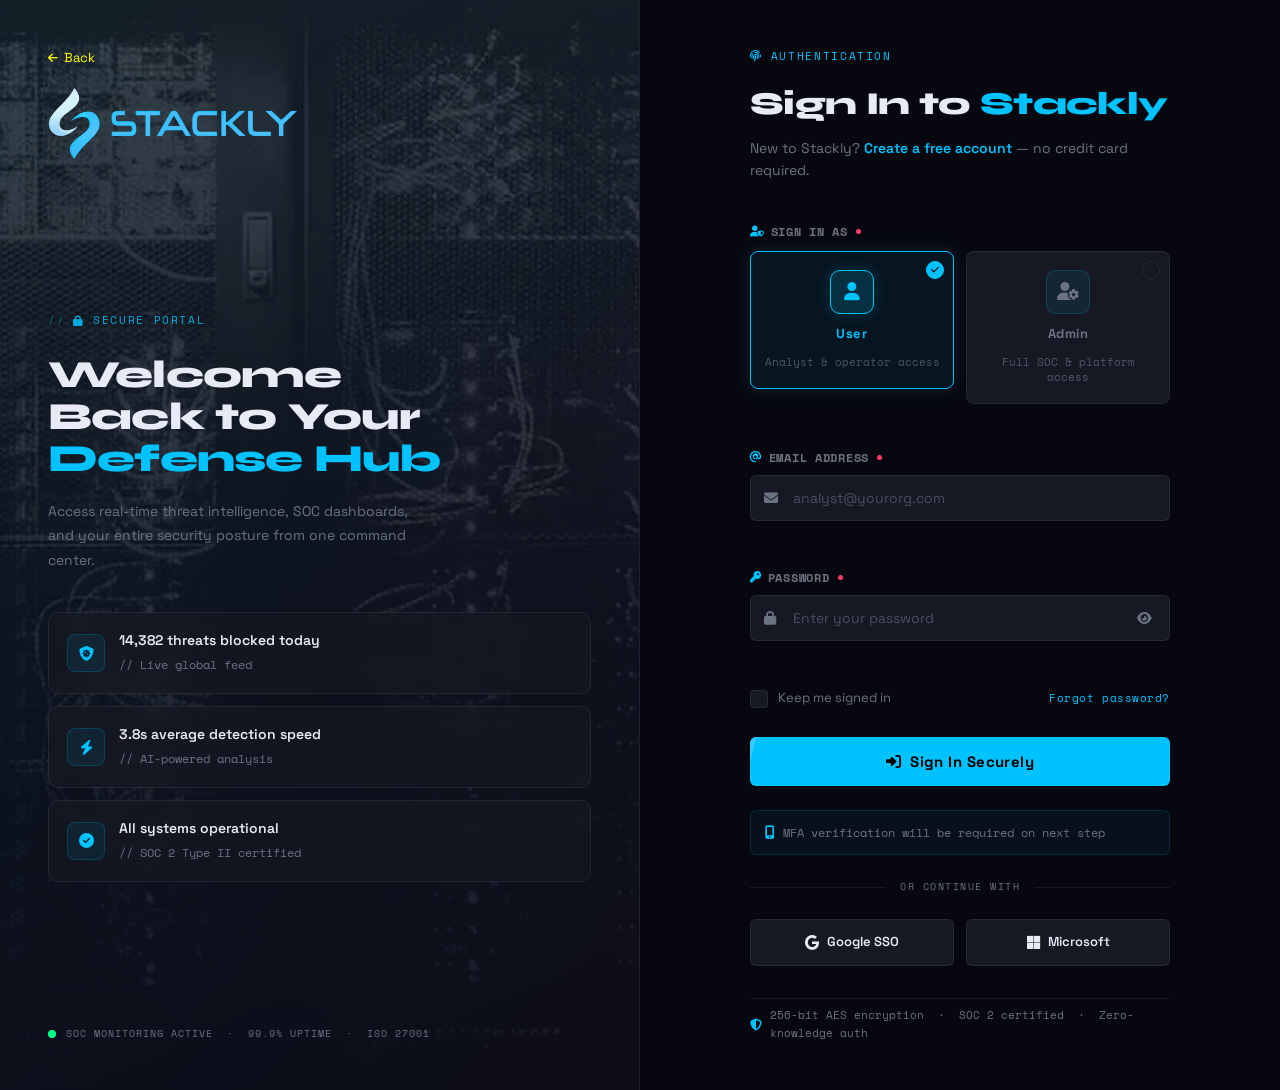
<file: login.html>
<!DOCTYPE html>
<html lang="en">
<head>
<meta charset="UTF-8">
<meta name="viewport" content="width=device-width, initial-scale=1.0">
<title>Login — Stackly Cyber Defense</title>
<link rel="preconnect" href="https://fonts.googleapis.com">
<link href="https://fonts.googleapis.com/css2?family=Space+Grotesk:wght@300;400;500;600;700&family=Space+Mono:wght@400;700&family=Syne:wght@700;800&display=swap" rel="stylesheet">
<link rel="stylesheet" href="https://cdnjs.cloudflare.com/ajax/libs/font-awesome/6.5.1/css/all.min.css">
<link rel="stylesheet" href="login.css">
</head>
<body>

<canvas id="matrix-canvas"></canvas>
<div class="scanlines"></div>


<!-- Mobile Header -->
<div class="mobile-header">
  <a href="./index.html" class="logo">
         <img src="./src/Untitled design-compressed.webp" alt="">
        </a>
  <a href="./index.html" style="color:yellow;font-size:13px;text-decoration:none;display:flex;align-items:center;gap:6px;">
    <i class="fa-solid fa-arrow-left" style="font-size:11px;"></i> Back
  </a>
</div>

<div class="auth-layout">

  <!-- ═══ LEFT PANEL ═══ -->
  <div class="left-panel">
    <div class="left-panel-img">
      <a href="./index.html">
        <img src="./src/cyber home image/image2-compressed.webp" alt="">
      </a>
    </div>
    
    <div class="left-content">
       <a href="./index.html" style="color:yellow;font-size:13px;text-decoration:none;display:flex;align-items:center;gap:6px;margin-bottom: 10px;">
    <i class="fa-solid fa-arrow-left" style="font-size:11px;"></i> Back
  </a>
      <a href="./index.html" class="logo">
         <img src="./src/Untitled design-compressed.webp" alt="">
        </a>
        
    </div>
    <div class="left-main">
      <div class="lp-tag"><i class="fa-solid fa-lock"></i> Secure Portal</div>
      <h2 class="lp-heading">Welcome<br>Back to Your<br><span>Defense Hub</span></h2>
      <p class="lp-sub">Access real-time threat intelligence, SOC dashboards, and your entire security posture from one command center.</p>
      <div class="lp-stats">
        <div class="lp-stat">
          <div class="lp-stat-icon"><i class="fa-solid fa-shield-virus"></i></div>
          <div class="lp-stat-text">
            <strong>14,382 threats blocked today</strong>
            <span>// Live global feed</span>
          </div>
        </div>
        <div class="lp-stat">
          <div class="lp-stat-icon"><i class="fa-solid fa-bolt"></i></div>
          <div class="lp-stat-text">
            <strong>3.8s average detection speed</strong>
            <span>// AI-powered analysis</span>
          </div>
        </div>
        <div class="lp-stat">
          <div class="lp-stat-icon"><i class="fa-solid fa-circle-check"></i></div>
          <div class="lp-stat-text">
            <strong>All systems operational</strong>
            <span>// SOC 2 Type II certified</span>
          </div>
        </div>
      </div>
    </div>
    <div class="left-footer">
      <div class="status-dot"></div>
      <span>SOC monitoring active &nbsp;·&nbsp; 99.9% uptime &nbsp;·&nbsp; ISO 27001</span>
    </div>
  </div>

  <!-- ═══ RIGHT PANEL ═══ -->
  <div class="right-panel">
    <div class="form-wrap">

      <div class="form-header">
        <div class="form-eyebrow"><i class="fa-solid fa-fingerprint"></i> Authentication</div>
        <h1 class="form-title">Sign In to <span>Stackly</span></h1>
        <p class="form-sub">New to Stackly? <a href="./signup.html">Create a free account</a> — no credit card required.</p>
      </div>

      <form id="loginForm" novalidate autocomplete="off">

          <!-- Role -->
          <div class="form-group" style="margin-bottom:8px;">
            <div class="role-label"><i class="fa-solid fa-user-shield"></i> Sign in as <span class="required-dot" style="margin-left:2px;"></span></div>
            <div class="role-cards">
              <label class="role-card">
                <input type="radio" name="loginRole" value="user" id="roleUser" checked>
                <div class="role-card-inner">
                  <div class="role-card-icon"><i class="fa-solid fa-user"></i></div>
                  <div class="role-card-name">User</div>
                  <div class="role-card-desc">Analyst &amp; operator access</div>
                </div>
                <div class="role-check"><i class="fa-solid fa-check"></i></div>
              </label>
              <label class="role-card">
                <input type="radio" name="loginRole" value="admin" id="roleAdmin">
                <div class="role-card-inner">
                  <div class="role-card-icon"><i class="fa-solid fa-user-gear"></i></div>
                  <div class="role-card-name">Admin</div>
                  <div class="role-card-desc">Full SOC &amp; platform access</div>
                </div>
                <div class="role-check"><i class="fa-solid fa-check"></i></div>
              </label>
            </div>
            <div class="role-error" id="roleError"><i class="fa-solid fa-circle-exclamation"></i><span>Please select a role.</span></div>
          </div>

        <!-- Email -->
        <div class="form-group">
          <label class="form-label" for="email">
            <i class="fa-solid fa-at"></i> Email Address <span class="required-dot"></span>
          </label>
          <div class="input-wrap">
            <i class="fa-solid fa-envelope input-icon"></i>
            <input
              type="email"
              id="email"
              class="form-input"
              placeholder="analyst@yourorg.com"
              autocomplete="email"
            >
            <button type="button" class="input-icon-right" id="emailClear" aria-label="Clear email" style="display:none;">
              <i class="fa-solid fa-xmark"></i>
            </button>
          </div>
          <div class="field-error" id="emailError">
            <i class="fa-solid fa-circle-exclamation"></i>
            <span id="emailErrorMsg">Enter a valid email address.</span>
          </div>
        </div>


        <!-- Password -->
        <div class="form-group">
          <label class="form-label" for="password">
            <i class="fa-solid fa-key"></i> Password <span class="required-dot"></span>
          </label>
          <div class="input-wrap">
            <i class="fa-solid fa-lock input-icon"></i>
            <input
              type="password"
              id="password"
              class="form-input"
              placeholder="Enter your password"
              autocomplete="current-password"
            >
            <button type="button" class="input-icon-right" id="pwToggle" aria-label="Toggle password">
              <i class="fa-solid fa-eye" id="pwEye"></i>
            </button>
          </div>
          <div class="field-error" id="passwordError">
            <i class="fa-solid fa-circle-exclamation"></i>
            <span id="passwordErrorMsg">Password is required.</span>
          </div>
        </div>

        <!-- Remember + Forgot -->
        <div class="form-row">
          <label class="checkbox-wrap" for="remember">
            <input type="checkbox" id="remember">
            <div class="custom-check"><i class="fa-solid fa-check"></i></div>
            <span class="checkbox-label">Keep me signed in</span>
          </label>
          <a href="./404.html" class="forgot-link">Forgot password?</a>
        </div>

        <!-- Submit -->
        <button type="submit" class="btn-submit" id="loginBtn">
          <span class="btn-text"><i class="fa-solid fa-right-to-bracket"></i>&nbsp; Sign In Securely</span>
          <div class="btn-spinner"></div>
        </button>

        <!-- MFA note -->
        <div style="margin-bottom:24px;">
          <div style="display:flex;align-items:center;gap:8px;background:rgba(0,194,255,0.05);border:1px solid rgba(0,194,255,0.15);border-radius:6px;padding:12px 14px;">
            <i class="fa-solid fa-mobile-screen-button" style="color:var(--accent);font-size:13px;flex-shrink:0;"></i>
            <span style="font-size:12px;color:var(--muted);font-family:var(--mono);">MFA verification will be required on next step</span>
          </div>
        </div>

      </form>

      <!-- Divider -->
      <div class="or-divider"><span>or continue with</span></div>

      <!-- Social -->
      <div class="social-btns">
        <a href="./404.html" class="btn-social"><i class="fa-brands fa-google"></i> Google SSO</a>
        <a href="./404.html" class="btn-social"><i class="fa-brands fa-microsoft"></i> Microsoft</a>
      </div>

      <!-- Security note -->
      <div class="security-note">
        <i class="fa-solid fa-shield-halved"></i>
        256-bit AES encryption &nbsp;·&nbsp; SOC 2 certified &nbsp;·&nbsp; Zero-knowledge auth
      </div>

    </div>
  </div>

</div>

<!-- Toast -->
<div class="toast" id="toast">
  <div class="toast-icon" id="toastIcon"><i class="fa-solid fa-check" id="toastIconI"></i></div>
  <div>
    <div class="toast-title" id="toastTitle">Authentication Successful</div>
    <div class="toast-msg" id="toastMsg">Redirecting to your SOC dashboard…</div>
  </div>
</div>

<script>
/* ─── MATRIX ──────────────────────────────────────────────── */
(function () {
  const c = document.getElementById('matrix-canvas'), ctx = c.getContext('2d');
  c.width = window.innerWidth; c.height = window.innerHeight;
  const chars = '01アイウエオカキクケコサシスセソ';
  const cols = Math.floor(c.width / 20), drops = Array(cols).fill(1);
  function draw() {
    ctx.fillStyle = 'rgba(7,8,15,0.05)'; ctx.fillRect(0, 0, c.width, c.height);
    ctx.fillStyle = '#00C2FF'; ctx.font = '13px Space Mono, monospace';
    drops.forEach((y, i) => {
      ctx.fillText(chars[Math.floor(Math.random() * chars.length)], i * 20, y * 20);
      if (y * 20 > c.height && Math.random() > 0.975) drops[i] = 0;
      drops[i]++;
    });
  }
  setInterval(draw, 90);
  window.addEventListener('resize', () => { c.width = window.innerWidth; c.height = window.innerHeight; });
})();

/* ─── HELPERS ─────────────────────────────────────────────── */
const $ = id => document.getElementById(id);

function showError(inputEl, errorEl, msg) {
  inputEl.classList.add('error');
  inputEl.classList.remove('success');
  errorEl.querySelector('span').textContent = msg;
  errorEl.classList.add('show');
}
function clearError(inputEl, errorEl) {
  inputEl.classList.remove('error');
  errorEl.classList.remove('show');
}
function markSuccess(inputEl) {
  inputEl.classList.remove('error');
  inputEl.classList.add('success');
}

function validateEmail(val) {
  return /^[^\s@]+@[^\s@]+\.[^\s@]+$/.test(val.trim());
}

/* ─── TOAST ───────────────────────────────────────────────── */
function showToast(title, msg, isError = false) {
  const toast = $('toast'), icon = $('toastIcon'), iconI = $('toastIconI');
  $('toastTitle').textContent = title;
  $('toastMsg').textContent = msg;
  if (isError) {
    icon.className = 'toast-icon error-icon';
    iconI.className = 'fa-solid fa-triangle-exclamation';
    toast.style.borderColor = 'rgba(255,61,107,0.3)';
    toast.style.boxShadow = '0 8px 32px rgba(0,0,0,0.5), 0 0 20px rgba(255,61,107,0.1)';
  } else {
    icon.className = 'toast-icon';
    iconI.className = 'fa-solid fa-check';
    toast.style.borderColor = 'rgba(0,255,136,0.3)';
    toast.style.boxShadow = '0 8px 32px rgba(0,0,0,0.5), 0 0 20px rgba(0,255,136,0.1)';
  }
  toast.classList.add('show');
  setTimeout(() => toast.classList.remove('show'), 4000);
}

/* ─── FIELD INTERACTIONS ──────────────────────────────────── */
const emailInput = $('email'), emailError = $('emailError');
const passwordInput = $('password'), passwordError = $('passwordError');
const pwToggle = $('pwToggle'), pwEye = $('pwEye');
const emailClear = $('emailClear');

// Email clear button visibility
emailInput.addEventListener('input', () => {
  emailClear.style.display = emailInput.value ? 'flex' : 'none';
  if (emailInput.classList.contains('error') && validateEmail(emailInput.value)) {
    clearError(emailInput, emailError);
    markSuccess(emailInput);
  }
});
emailClear.addEventListener('click', () => {
  emailInput.value = '';
  emailClear.style.display = 'none';
  emailInput.classList.remove('success', 'error');
  emailError.classList.remove('show');
  emailInput.focus();
});
emailInput.addEventListener('blur', () => {
  if (emailInput.value && !validateEmail(emailInput.value)) {
    showError(emailInput, emailError, 'Enter a valid email address (e.g. name@company.com).');
  } else if (emailInput.value) {
    markSuccess(emailInput);
  }
});

// Password toggle
pwToggle.addEventListener('click', () => {
  const isText = passwordInput.type === 'text';
  passwordInput.type = isText ? 'password' : 'text';
  pwEye.className = isText ? 'fa-solid fa-eye' : 'fa-solid fa-eye-slash';
});
passwordInput.addEventListener('input', () => {
  if (passwordInput.classList.contains('error') && passwordInput.value.length >= 8) {
    clearError(passwordInput, passwordError);
    markSuccess(passwordInput);
  }
});
passwordInput.addEventListener('blur', () => {
  if (!passwordInput.value) {
    showError(passwordInput, passwordError, 'Password is required.');
  } else if (passwordInput.value.length < 8) {
    showError(passwordInput, passwordError, 'Password must be at least 8 characters.');
  } else {
    clearError(passwordInput, passwordError);
    markSuccess(passwordInput);
  }
});

/* ─── ROLE CARD ANIMATION ─────────────────────────────────── */
document.querySelectorAll('.role-card input[type="radio"]').forEach(radio => {
  radio.addEventListener('change', () => {
    $('roleError').classList.remove('show');
    // Pulse the selected card
    const inner = radio.nextElementSibling;
    inner.style.transform = 'scale(0.96)';
    setTimeout(() => inner.style.transform = '', 150);
  });
});

/* ─── FORM SUBMIT ─────────────────────────────────────────── */
$('loginForm').addEventListener('submit', function (e) {
  e.preventDefault();
  let isValid = true;

  // Validate role
  const selectedRole = document.querySelector('input[name="loginRole"]:checked');
  if (!selectedRole) {
    $('roleError').classList.add('show');
    isValid = false;
  } else {
    $('roleError').classList.remove('show');
  }

  // Validate email
  if (!emailInput.value.trim()) {
    showError(emailInput, emailError, 'Email address is required.');
    isValid = false;
  } else if (!validateEmail(emailInput.value)) {
    showError(emailInput, emailError, 'Enter a valid email address.');
    isValid = false;
  } else {
    clearError(emailInput, emailError);
    markSuccess(emailInput);
  }

  // Validate password
  if (!passwordInput.value) {
    showError(passwordInput, passwordError, 'Password is required.');
    isValid = false;
  } else if (passwordInput.value.length < 8) {
    showError(passwordInput, passwordError, 'Password must be at least 8 characters.');
    isValid = false;
  } else {
    clearError(passwordInput, passwordError);
    markSuccess(passwordInput);
  }

  if (!isValid) {
    showToast('Authentication Failed', 'Please fix the errors above to continue.', true);
    return;
  }

  const role = selectedRole.value;
  const btn = $('loginBtn');
  btn.classList.add('loading');
  btn.disabled = true;
setTimeout(() => {
  btn.classList.remove('loading');
  btn.disabled = false;

  const dest = role === 'admin'
    ? 'Admin Control Center'
    : 'SOC Dashboard';

  showToast(
    'Authentication Successful',
    `Signed in as ${role.charAt(0).toUpperCase() + role.slice(1)}. Redirecting to ${dest}...`,
    false
  );

  // Redirect after showing toast
  setTimeout(() => {
    if (role === 'admin') {
      window.location.href = './admin.html';
    } else {
      window.location.href = './user.html';
    }
  }, 1500);

}, 2200);
});

/* ─── KEYBOARD ACCESSIBILITY ──────────────────────────────── */
document.addEventListener('keydown', e => {
  if (e.key === 'Enter' && document.activeElement !== $('loginBtn')) {
    $('loginForm').dispatchEvent(new Event('submit'));
  }
});
const email = localStorage.getItem("userEmail");
console.log(email);
</script>
</body>
</html>
</file>
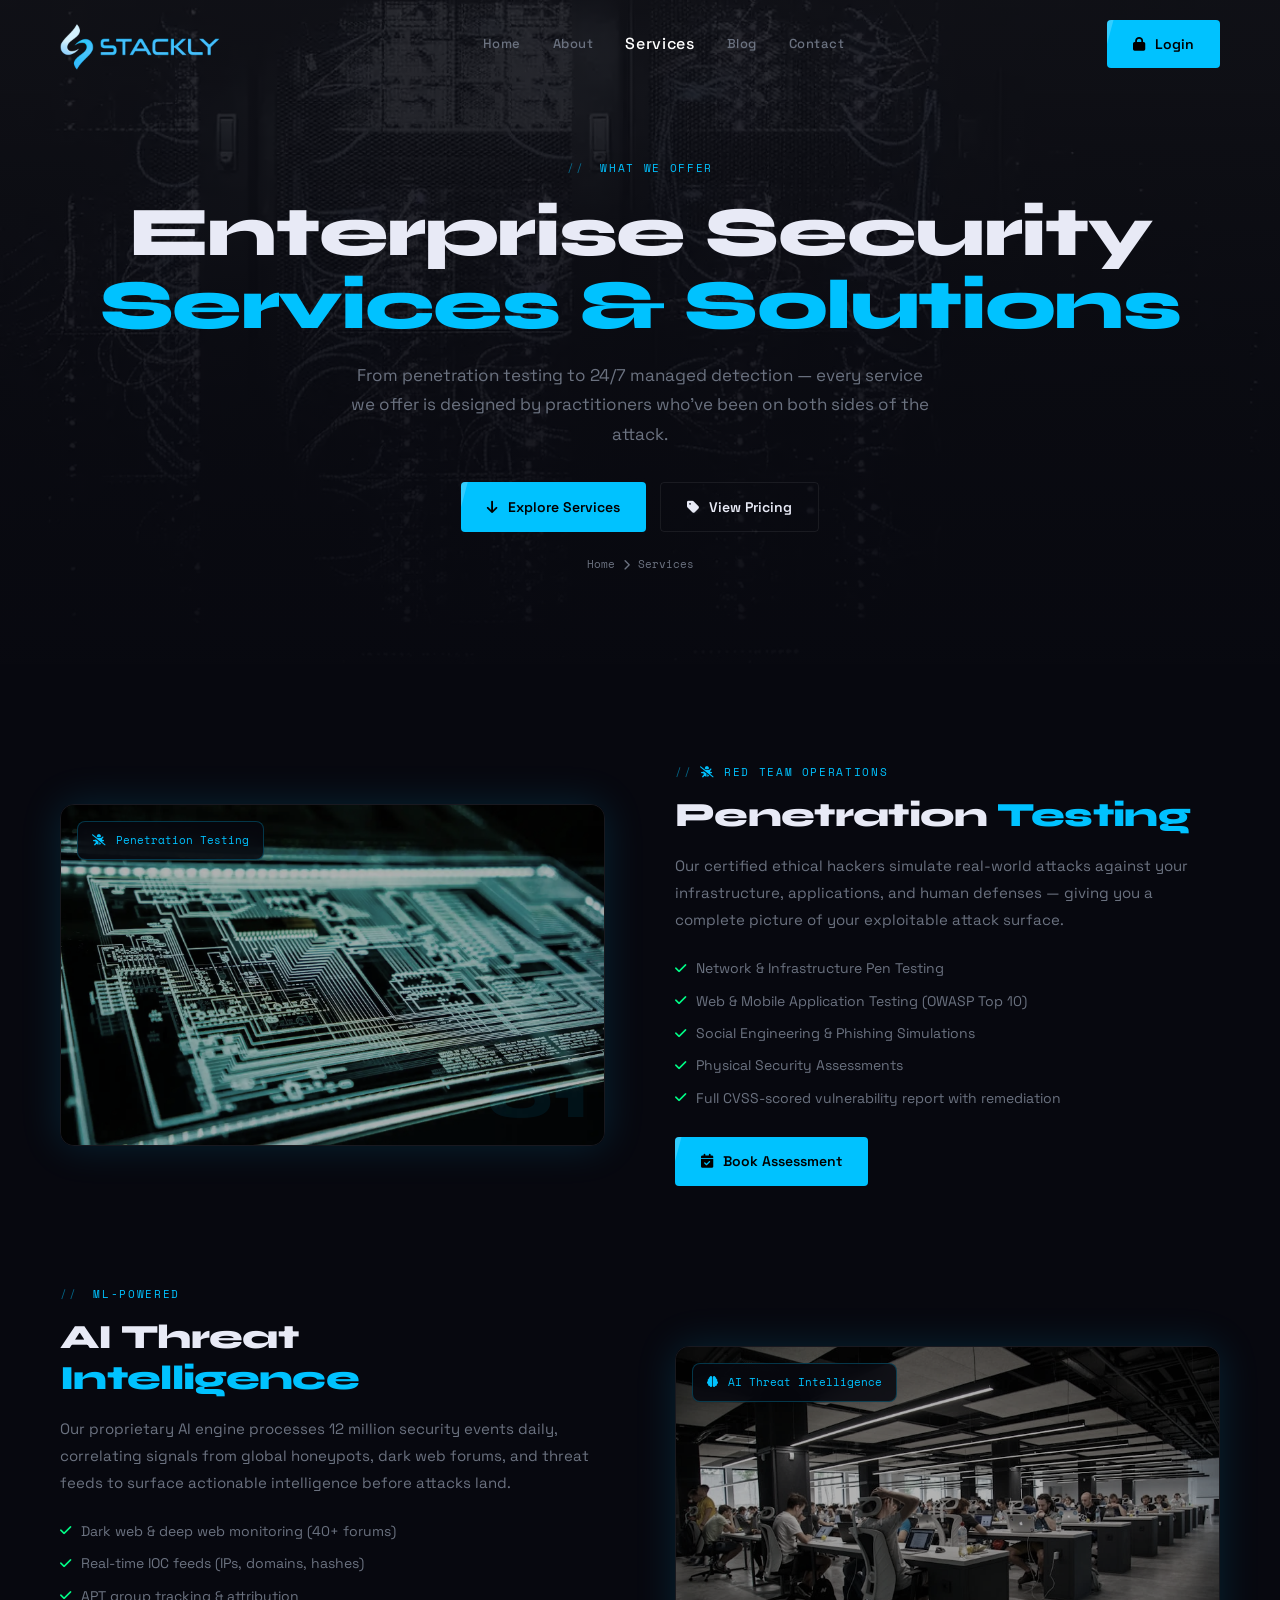
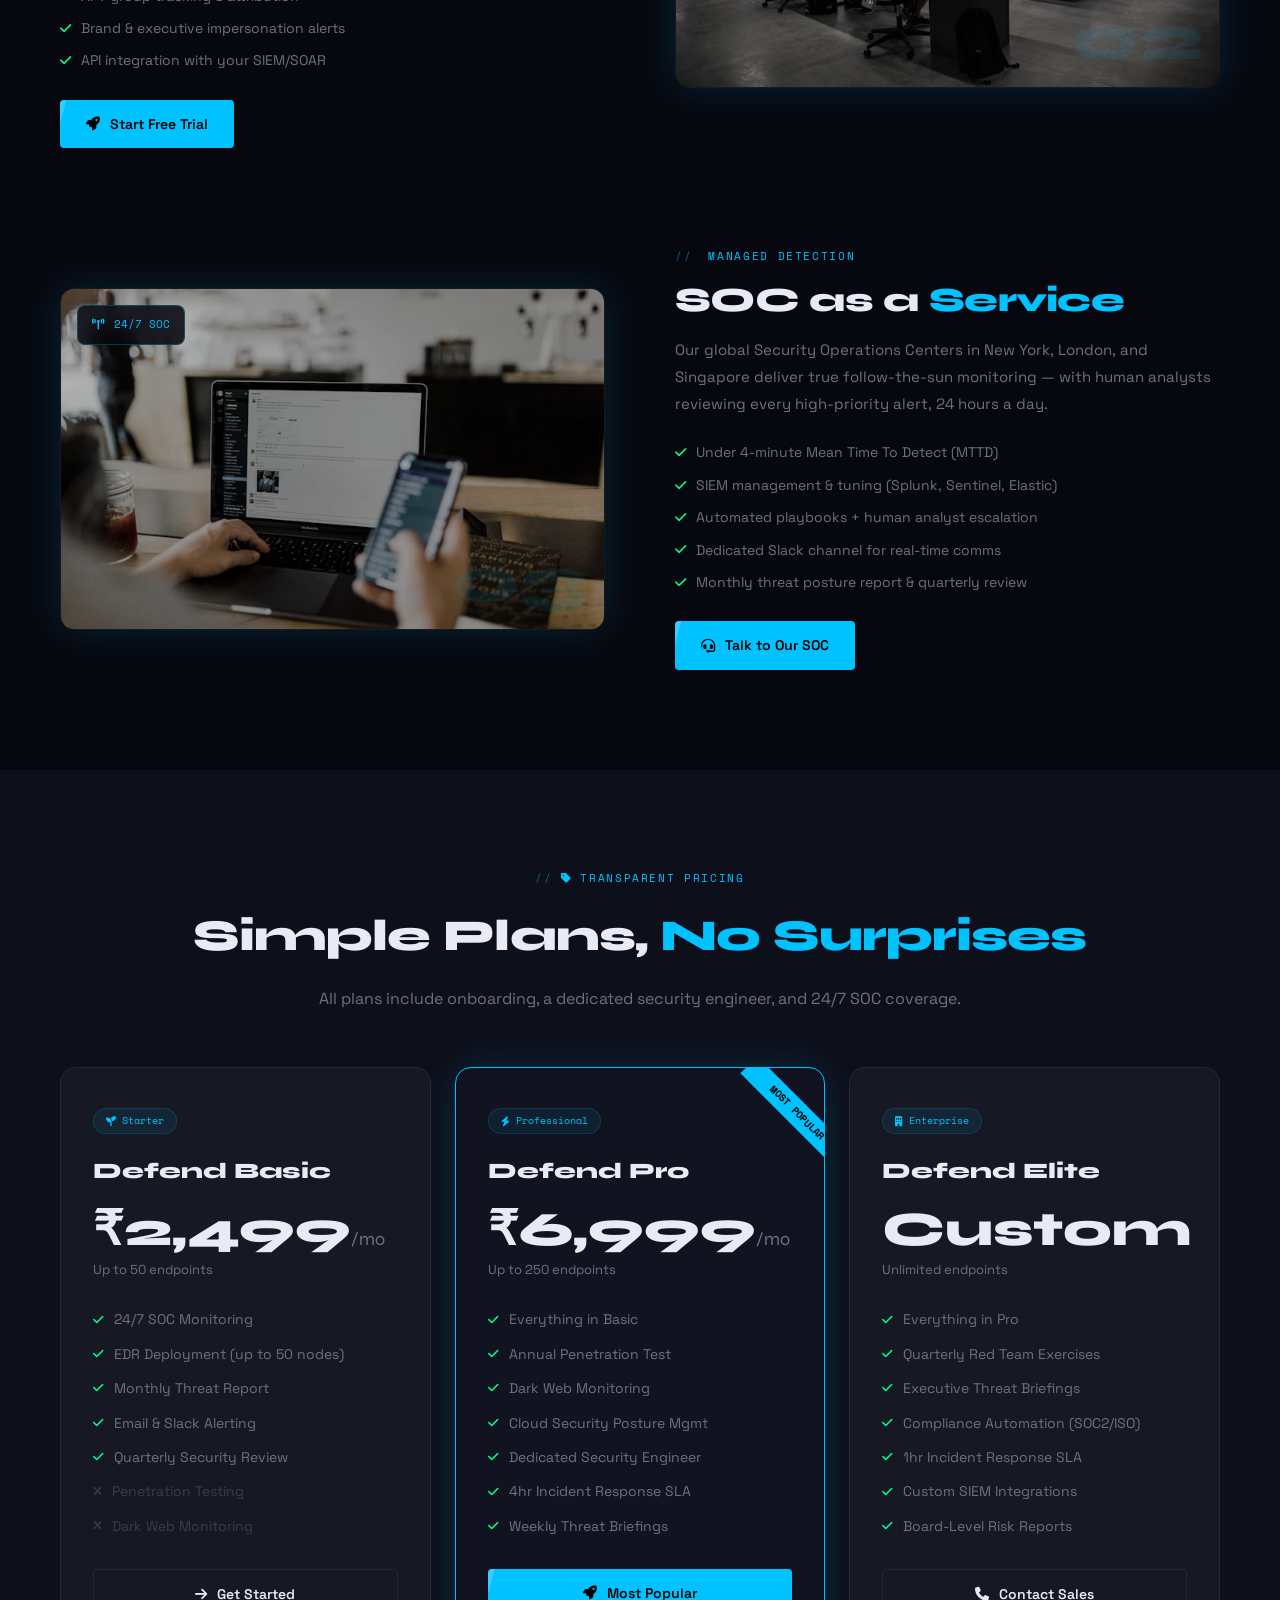
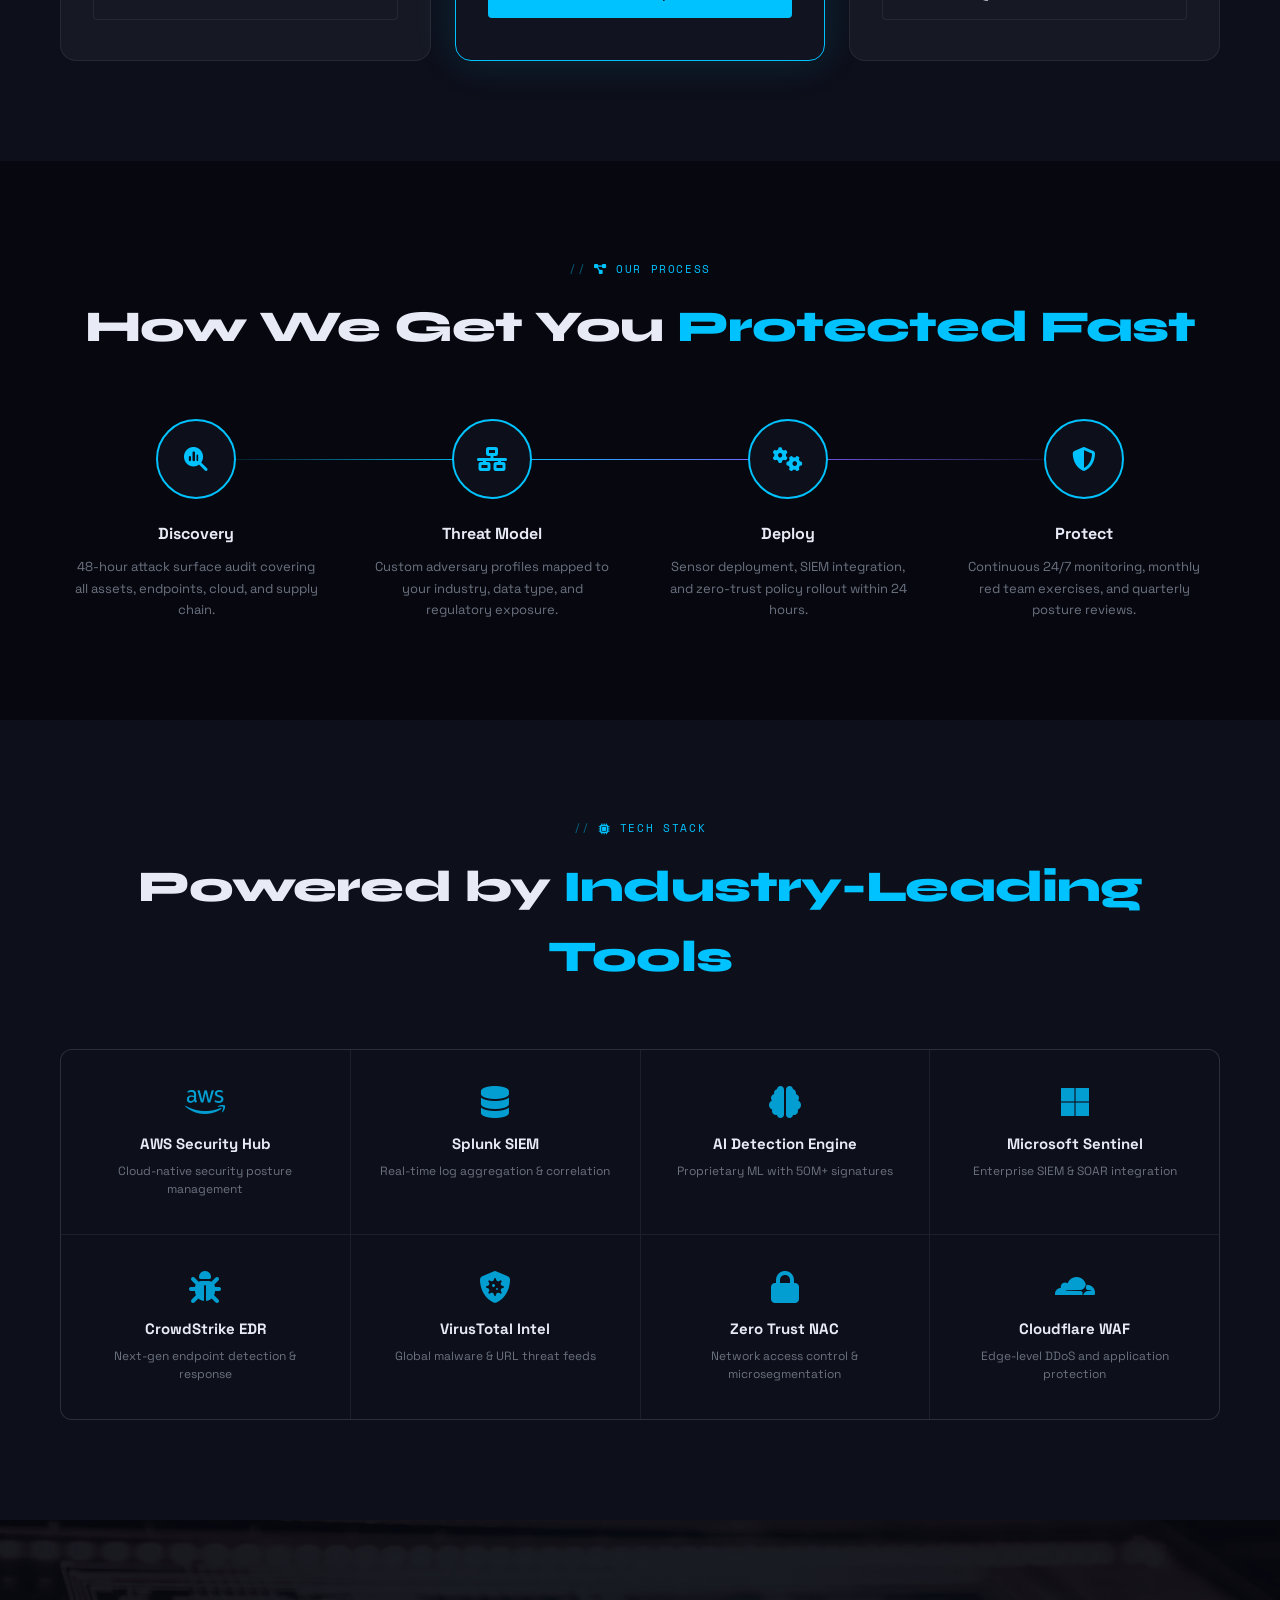
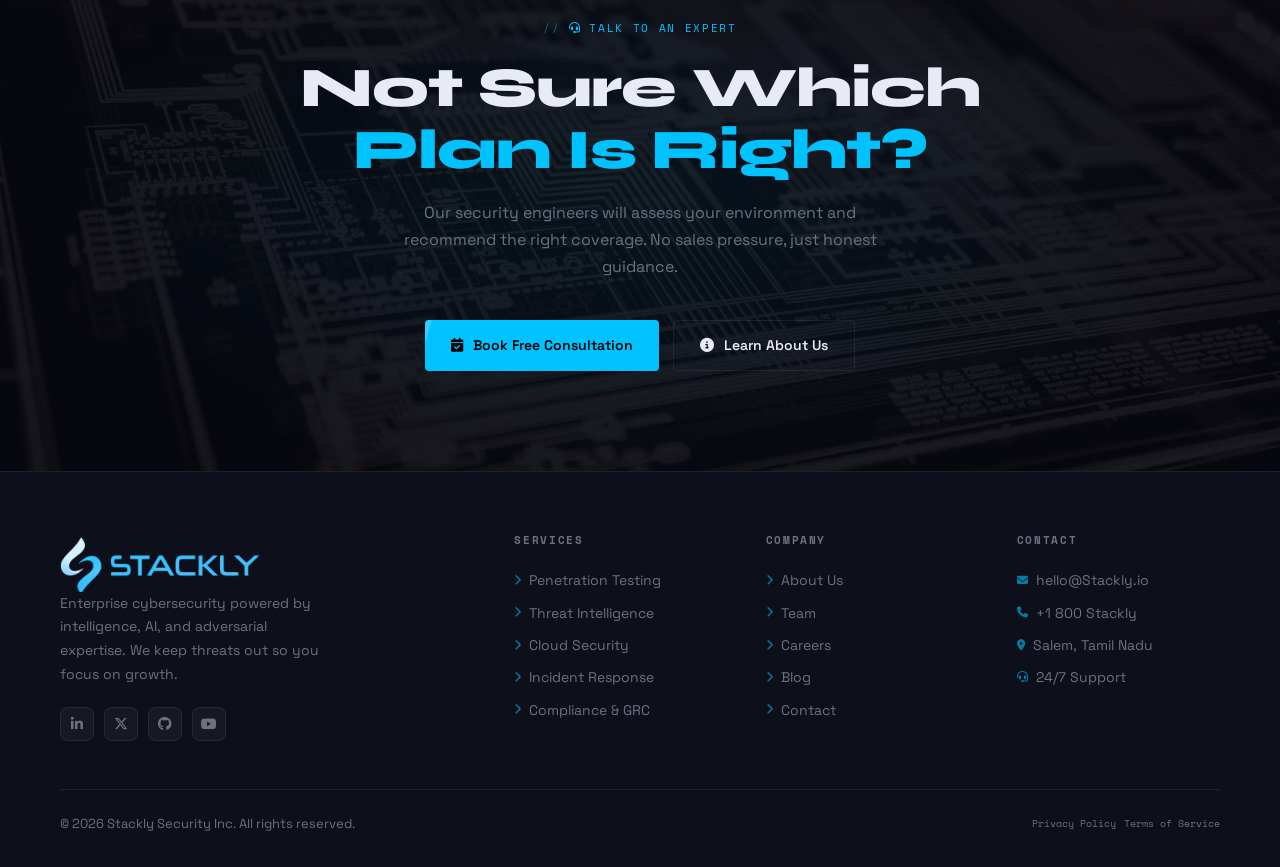
<file: service.html>
<html lang="en">
<head>
<meta charset="UTF-8"><meta name="viewport" content="width=device-width, initial-scale=1.0">
<title>Services — Stackly Cyber Defense</title>
<link href="https://fonts.googleapis.com/css2?family=Space+Grotesk:wght@300;400;500;600;700&family=Space+Mono:wght@400;700&family=Syne:wght@700;800&display=swap" rel="stylesheet">
<link rel="stylesheet" href="https://cdnjs.cloudflare.com/ajax/libs/font-awesome/6.5.1/css/all.min.css">
<link rel="stylesheet" href="serivce.css">
<link rel="stylesheet" href="nav.css">
<link rel="stylesheet" href="footer.css">
</head>
<body>

<!-- ═══ NAV ═══ -->
<nav id="navbar">
  <div class="container">
    <div class="nav-inner">
      <a href="./index.html" class="logo">
         <img src="./src/Untitled design-compressed.webp" alt="">
        </a>
      <ul class="nav-links">
        <a href="./index.html">Home</a>
        <a href="./about.html">About</a>
        <a href="./service.html "class="active">Services</a>
        <a href="./blog.html">Blog</a>
       <a href="./contact.html">Contact</a>
       
      </ul>
      <a href="./login.html" class="btn btn-primary nav-cta"><i class="fa-solid fa-lock"></i>Login</a>
      <button class="hamburger" id="hamburger"><span></span><span></span><span></span></button>
    </div>
  </div>
</nav>

<!-- Mobile Menu -->
<div class="mobile-menu" id="mobileMenu">
  <a href="./index.html">Home</a>
       <a href="./about.html">About</a>
      <a href="./service.html "class="active">Services</a>
        <a href="./blog.html">Blog</a>
        <a href="./contact.html">Contact</a>
  <a href="./login.html" class="btn btn-primary"><i class="fa-solid fa-lock"></i>Login</a>
</div>
<!-- 1: HERO -->
<section class="page-hero">
  <div class="ph-bg"><img src="./src/cyber home image/image2-compressed.webp" alt="bg"></div>
  <div class="container">
    <div class="ph-inner reveal">
      <span class="tag"><i class="fa-solid fa-grid-2"></i> What We Offer</span>
      <h1 class="ph-title">Enterprise Security<br><span>Services & Solutions</span></h1>
      <p class="ph-sub">From penetration testing to 24/7 managed detection — every service we offer is designed by practitioners who've been on both sides of the attack.</p>
      <div style="display:flex;gap:14px;justify-content:center;flex-wrap:wrap;margin-bottom:0;">
        <a href="#services-list" class="btn btn-primary"><i class="fa-solid fa-arrow-down"></i> Explore Services</a>
        <a href="#pricing" class="btn btn-outline"><i class="fa-solid fa-tag"></i> View Pricing</a>
      </div>
      <div class="breadcrumb"><a href="index.html">Home</a><i class="fa-solid fa-chevron-right"></i><span>Services</span></div>
    </div>
  </div>
</section>

<!-- 2: SERVICE DETAILS -->
<section id="services-list">
  <div class="container">
    <div class="svc-item">
      <div class="svc-img reveal-left">
        <img src="./src/cyber about img/image2-compressed.webp" alt="Penetration Testing">
        <div class="svc-img-overlay"><i class="fa-solid fa-bug-slash"></i> Penetration Testing</div>
        <div class="svc-num">01</div>
      </div>
      <div class="svc-content reveal-right">
        <span class="tag"><i class="fa-solid fa-bug-slash"></i> Red Team Operations</span>
        <h2 class="svc-title">Penetration <span>Testing</span></h2>
        <p class="svc-desc">Our certified ethical hackers simulate real-world attacks against your infrastructure, applications, and human defenses — giving you a complete picture of your exploitable attack surface.</p>
        <div class="svc-features">
          <div class="svc-feat"><i class="fa-solid fa-check"></i>Network & Infrastructure Pen Testing</div>
          <div class="svc-feat"><i class="fa-solid fa-check"></i>Web & Mobile Application Testing (OWASP Top 10)</div>
          <div class="svc-feat"><i class="fa-solid fa-check"></i>Social Engineering & Phishing Simulations</div>
          <div class="svc-feat"><i class="fa-solid fa-check"></i>Physical Security Assessments</div>
          <div class="svc-feat"><i class="fa-solid fa-check"></i>Full CVSS-scored vulnerability report with remediation</div>
        </div>
        <a href="contact.html" class="btn btn-primary"><i class="fa-solid fa-calendar-check"></i> Book Assessment</a>
      </div>
    </div>
    <div class="svc-item reverse">
      <div class="svc-img reveal-right">
        <img src="./src/cyber about img/image3-compressed.webp" alt="Threat Intelligence">
        <div class="svc-img-overlay"><i class="fa-solid fa-brain"></i> AI Threat Intelligence</div>
        <div class="svc-num">02</div>
      </div>
      <div class="svc-content reveal-left">
        <span class="tag"><i class="fa-solid fa-microchip-ai"></i> ML-Powered</span>
        <h2 class="svc-title">AI Threat <span>Intelligence</span></h2>
        <p class="svc-desc">Our proprietary AI engine processes 12 million security events daily, correlating signals from global honeypots, dark web forums, and threat feeds to surface actionable intelligence before attacks land.</p>
        <div class="svc-features">
          <div class="svc-feat"><i class="fa-solid fa-check"></i>Dark web & deep web monitoring (40+ forums)</div>
          <div class="svc-feat"><i class="fa-solid fa-check"></i>Real-time IOC feeds (IPs, domains, hashes)</div>
          <div class="svc-feat"><i class="fa-solid fa-check"></i>APT group tracking & attribution</div>
          <div class="svc-feat"><i class="fa-solid fa-check"></i>Brand & executive impersonation alerts</div>
          <div class="svc-feat"><i class="fa-solid fa-check"></i>API integration with your SIEM/SOAR</div>
        </div>
        <a href="contact.html" class="btn btn-primary"><i class="fa-solid fa-rocket"></i> Start Free Trial</a>
      </div>
    </div>
    <div class="svc-item">
      <div class="svc-img reveal-left">
        <img src="./src/cyber about img/image4-compressed.webp" alt="SOC as a Service">
        <div class="svc-img-overlay"><i class="fa-solid fa-tower-broadcast"></i> 24/7 SOC</div>
        <div class="svc-num">03</div>
      </div>
      <div class="svc-content reveal-right">
        <span class="tag"><i class="fa-solid fa-siren-on"></i> Managed Detection</span>
        <h2 class="svc-title">SOC as a <span>Service</span></h2>
        <p class="svc-desc">Our global Security Operations Centers in New York, London, and Singapore deliver true follow-the-sun monitoring — with human analysts reviewing every high-priority alert, 24 hours a day.</p>
        <div class="svc-features">
          <div class="svc-feat"><i class="fa-solid fa-check"></i>Under 4-minute Mean Time To Detect (MTTD)</div>
          <div class="svc-feat"><i class="fa-solid fa-check"></i>SIEM management & tuning (Splunk, Sentinel, Elastic)</div>
          <div class="svc-feat"><i class="fa-solid fa-check"></i>Automated playbooks + human analyst escalation</div>
          <div class="svc-feat"><i class="fa-solid fa-check"></i>Dedicated Slack channel for real-time comms</div>
          <div class="svc-feat"><i class="fa-solid fa-check"></i>Monthly threat posture report & quarterly review</div>
        </div>
        <a href="contact.html" class="btn btn-primary"><i class="fa-solid fa-headset"></i> Talk to Our SOC</a>
      </div>
    </div>
  </div>
</section>

<!-- 3: PRICING -->
<section id="pricing">
  <div class="container">
    <div style="text-align:center;margin-bottom:56px;" class="reveal">
      <span class="tag" style="justify-content:center;"><i class="fa-solid fa-tag"></i> Transparent Pricing</span>
      <h2 style="font-family:var(--display);font-size:clamp(28px,3.5vw,44px);font-weight:800;letter-spacing:-.02em;margin-top:14px;">Simple Plans, <span style="color:var(--accent);">No Surprises</span></h2>
      <p style="font-size:16px;color:var(--muted);margin-top:14px;">All plans include onboarding, a dedicated security engineer, and 24/7 SOC coverage.</p>
    </div>
    <div class="pricing-grid">
      <div class="price-card reveal d1">
        <div class="price-badge"><i class="fa-solid fa-seedling"></i> Starter</div>
        <div class="price-name">Defend Basic</div>
        <div class="price-amount">₹2,499<span>/mo</span></div>
        <div class="price-cycle">Up to 50 endpoints</div>
        <ul class="price-features">
          <li><i class="fa-solid fa-check"></i>24/7 SOC Monitoring</li>
          <li><i class="fa-solid fa-check"></i>EDR Deployment (up to 50 nodes)</li>
          <li><i class="fa-solid fa-check"></i>Monthly Threat Report</li>
          <li><i class="fa-solid fa-check"></i>Email & Slack Alerting</li>
          <li><i class="fa-solid fa-check"></i>Quarterly Security Review</li>
          <li class="off"><i class="fa-solid fa-xmark"></i>Penetration Testing</li>
          <li class="off"><i class="fa-solid fa-xmark"></i>Dark Web Monitoring</li>
        </ul>
        <a href="contact.html" class="btn btn-outline" style="width:100%;justify-content:center;"><i class="fa-solid fa-arrow-right"></i> Get Started</a>
      </div>
      <div class="price-card featured reveal d2">
        <div class="price-badge"><i class="fa-solid fa-bolt"></i> Professional</div>
        <div class="price-name">Defend Pro</div>
        <div class="price-amount">₹6,999<span>/mo</span></div>
        <div class="price-cycle">Up to 250 endpoints</div>
        <ul class="price-features">
          <li><i class="fa-solid fa-check"></i>Everything in Basic</li>
          <li><i class="fa-solid fa-check"></i>Annual Penetration Test</li>
          <li><i class="fa-solid fa-check"></i>Dark Web Monitoring</li>
          <li><i class="fa-solid fa-check"></i>Cloud Security Posture Mgmt</li>
          <li><i class="fa-solid fa-check"></i>Dedicated Security Engineer</li>
          <li><i class="fa-solid fa-check"></i>4hr Incident Response SLA</li>
          <li><i class="fa-solid fa-check"></i>Weekly Threat Briefings</li>
        </ul>
        <a href="contact.html" class="btn btn-primary" style="width:100%;justify-content:center;"><i class="fa-solid fa-rocket"></i> Most Popular</a>
      </div>
      <div class="price-card reveal d3">
        <div class="price-badge"><i class="fa-solid fa-building"></i> Enterprise</div>
        <div class="price-name">Defend Elite</div>
        <div class="price-amount">Custom<span></span></div>
        <div class="price-cycle">Unlimited endpoints</div>
        <ul class="price-features">
          <li><i class="fa-solid fa-check"></i>Everything in Pro</li>
          <li><i class="fa-solid fa-check"></i>Quarterly Red Team Exercises</li>
          <li><i class="fa-solid fa-check"></i>Executive Threat Briefings</li>
          <li><i class="fa-solid fa-check"></i>Compliance Automation (SOC2/ISO)</li>
          <li><i class="fa-solid fa-check"></i>1hr Incident Response SLA</li>
          <li><i class="fa-solid fa-check"></i>Custom SIEM Integrations</li>
          <li><i class="fa-solid fa-check"></i>Board-Level Risk Reports</li>
        </ul>
        <a href="contact.html" class="btn btn-outline" style="width:100%;justify-content:center;"><i class="fa-solid fa-phone"></i> Contact Sales</a>
      </div>
    </div>
  </div>
</section>

<!-- 4: PROCESS -->
<section id="process">
  <div class="container">
    <div style="text-align:center;margin-bottom:56px;" class="reveal">
      <span class="tag" style="justify-content:center;"><i class="fa-solid fa-diagram-project"></i> Our Process</span>
      <h2 style="font-family:var(--display);font-size:clamp(28px,3.5vw,44px);font-weight:800;letter-spacing:-.02em;margin-top:14px;">How We Get You <span style="color:var(--accent);">Protected Fast</span></h2>
    </div>
    <div class="process-steps">
      <div class="proc-step reveal d1"><div class="proc-num"><i class="fa-solid fa-magnifying-glass-chart"></i></div><div class="proc-title">Discovery</div><p class="proc-desc">48-hour attack surface audit covering all assets, endpoints, cloud, and supply chain.</p></div>
      <div class="proc-step reveal d2"><div class="proc-num"><i class="fa-solid fa-network-wired"></i></div><div class="proc-title">Threat Model</div><p class="proc-desc">Custom adversary profiles mapped to your industry, data type, and regulatory exposure.</p></div>
      <div class="proc-step reveal d3"><div class="proc-num"><i class="fa-solid fa-gears"></i></div><div class="proc-title">Deploy</div><p class="proc-desc">Sensor deployment, SIEM integration, and zero-trust policy rollout within 24 hours.</p></div>
      <div class="proc-step reveal d4"><div class="proc-num"><i class="fa-solid fa-shield-halved"></i></div><div class="proc-title">Protect</div><p class="proc-desc">Continuous 24/7 monitoring, monthly red team exercises, and quarterly posture reviews.</p></div>
    </div>
  </div>
</section>

<!-- 5: TECHNOLOGIES -->
<section id="technologies">
  <div class="container">
    <div style="text-align:center;margin-bottom:56px;" class="reveal">
      <span class="tag" style="justify-content:center;"><i class="fa-solid fa-microchip"></i> Tech Stack</span>
      <h2 style="font-family:var(--display);font-size:clamp(28px,3.5vw,44px);font-weight:800;letter-spacing:-.02em;margin-top:14px;">Powered by <span style="color:var(--accent);">Industry-Leading Tools</span></h2>
    </div>
    <div class="tech-grid">
      <div class="tech-item reveal d1"><div class="tech-icon"><i class="fa-brands fa-aws"></i></div><div class="tech-name">AWS Security Hub</div><p class="tech-desc">Cloud-native security posture management</p></div>
      <div class="tech-item reveal d2"><div class="tech-icon"><i class="fa-solid fa-database"></i></div><div class="tech-name">Splunk SIEM</div><p class="tech-desc">Real-time log aggregation & correlation</p></div>
      <div class="tech-item reveal d3"><div class="tech-icon"><i class="fa-solid fa-brain"></i></div><div class="tech-name">AI Detection Engine</div><p class="tech-desc">Proprietary ML with 50M+ signatures</p></div>
      <div class="tech-item reveal d4"><div class="tech-icon"><i class="fa-brands fa-microsoft"></i></div><div class="tech-name">Microsoft Sentinel</div><p class="tech-desc">Enterprise SIEM & SOAR integration</p></div>
      <div class="tech-item reveal d1"><div class="tech-icon"><i class="fa-solid fa-bug"></i></div><div class="tech-name">CrowdStrike EDR</div><p class="tech-desc">Next-gen endpoint detection & response</p></div>
      <div class="tech-item reveal d2"><div class="tech-icon"><i class="fa-solid fa-shield-virus"></i></div><div class="tech-name">VirusTotal Intel</div><p class="tech-desc">Global malware & URL threat feeds</p></div>
      <div class="tech-item reveal d3"><div class="tech-icon"><i class="fa-solid fa-lock"></i></div><div class="tech-name">Zero Trust NAC</div><p class="tech-desc">Network access control & microsegmentation</p></div>
      <div class="tech-item reveal d4"><div class="tech-icon"><i class="fa-brands fa-cloudflare"></i></div><div class="tech-name">Cloudflare WAF</div><p class="tech-desc">Edge-level DDoS and application protection</p></div>
    </div>
  </div>
</section>

<!-- 6: CTA -->
<section id="svc-cta">
  <div class="cta-img-bg"><img src="./src/cyber about img/image2-compressed.webp" alt=""></div>
  <div class="container">
    <div class="cta-center reveal">
      <span class="tag"><i class="fa-solid fa-headset"></i> Talk to an Expert</span>
      <h2 class="cta-title">Not Sure Which<br><span>Plan Is Right?</span></h2>
      <p class="cta-sub">Our security engineers will assess your environment and recommend the right coverage. No sales pressure, just honest guidance.</p>
      <div class="cta-btns">
        <a href="contact.html" class="btn btn-primary"><i class="fa-solid fa-calendar-check"></i> Book Free Consultation</a>
        <a href="about.html" class="btn btn-outline"><i class="fa-solid fa-circle-info"></i> Learn About Us</a>
      </div>
    </div>
  </div>
</section>

<!-- ═══ FOOTER ═══ -->
<footer>
  <div class="container">
    <div class="footer-grid">
      <div class="footer-brand">
        <a href="./index.html" class="footer-logo">
         <img src="./src/Untitled design-compressed.webp" alt="">
        </a>
        <p>Enterprise cybersecurity powered by intelligence, AI, and adversarial expertise. We keep threats out so you focus on growth.</p>
        <div class="footer-socials">
          <a href="./404.html"><i class="fa-brands fa-linkedin-in"></i></a>
          <a href="./404.html"><i class="fa-brands fa-x-twitter"></i></a>
          <a href="./404.html"><i class="fa-brands fa-github"></i></a>
          <a href="./404.html"><i class="fa-brands fa-youtube"></i></a>
        </div>
      </div>
      <div class="footer-col">
        <h4>Services</h4>
        <ul>
          <li><a href="./404.html"><i class="fa-solid fa-chevron-right"></i> Penetration Testing</a></li>
          <li><a href="./404.html"><i class="fa-solid fa-chevron-right"></i> Threat Intelligence</a></li>
          <li><a href="./404.html"><i class="fa-solid fa-chevron-right"></i> Cloud Security</a></li>
          <li><a href="./404.html"><i class="fa-solid fa-chevron-right"></i> Incident Response</a></li>
          <li><a href="./404.html"><i class="fa-solid fa-chevron-right"></i> Compliance & GRC</a></li>
        </ul>
      </div>
      <div class="footer-col">
        <h4>Company</h4>
        <ul>
          <li><a href="./about.html"><i class="fa-solid fa-chevron-right"></i> About Us</a></li>
          <li><a href="./index.html#team"><i class="fa-solid fa-chevron-right"></i> Team</a></li>
          <li><a href="./404.html"><i class="fa-solid fa-chevron-right"></i> Careers</a></li>
          <li><a href="./blog.html"><i class="fa-solid fa-chevron-right"></i> Blog</a></li>
          <li><a href="./contact.html"><i class="fa-solid fa-chevron-right"></i> Contact</a></li>
        </ul>
      </div>
      <div class="footer-col">
        <h4>Contact</h4>
        <ul>
          <li><a href="./contact.html"><i class="fa-solid fa-envelope"></i> hello@Stackly.io</a></li>
          <li><a href="./contact.html"><i class="fa-solid fa-phone"></i> +1 800 Stackly</a></li>
          <li><a href="./contact.html"><i class="fa-solid fa-location-dot"></i> Salem, Tamil Nadu</a></li>
          <li><a href="./contact.html"><i class="fa-solid fa-headset"></i> 24/7 Support</a></li>
        </ul>
      </div>
    </div>
    <div class="footer-bottom">
      <div class="footer-copy">© 2026 Stackly Security Inc. All rights reserved.</div>
      <div class="footer-mono"> <span ><a href="./404.html" style="text-decoration: none;color: #6B7280;">Privacy Policy</a></span>
        <span><a href="./404.html" style="text-decoration: none;color: #6B7280;">Terms of Service</a></span>
</div>
    </div>
  </div>
</footer>


<script>
window.addEventListener('scroll',()=>document.getElementById('navbar').classList.toggle('scrolled',scrollY>60));
const hb=document.getElementById('hamburger'),mm=document.getElementById('mobileMenu');
hb.addEventListener('click',()=>{hb.classList.toggle('open');const o=hb.classList.contains('open');mm.classList.toggle('open',o);mm.style.display=o?'flex':'none';});
document.querySelectorAll('.menu-link,.mobile-menu .btn').forEach(l=>l.addEventListener('click',()=>{hb.classList.remove('open');mm.classList.remove('open');mm.style.display='none';}));
const obs=new IntersectionObserver(e=>e.forEach(x=>{if(x.isIntersecting)x.target.classList.add('visible');}),{threshold:.1});
document.querySelectorAll('.reveal,.reveal-left,.reveal-right').forEach(el=>obs.observe(el));
document.querySelectorAll('a[href^="#"]').forEach(a=>a.addEventListener('click',e=>{const t=document.querySelector(a.getAttribute('href'));if(t){e.preventDefault();t.scrollIntoView({behavior:'smooth',block:'start'});}}));
</script>
</body>
</html>
</file>
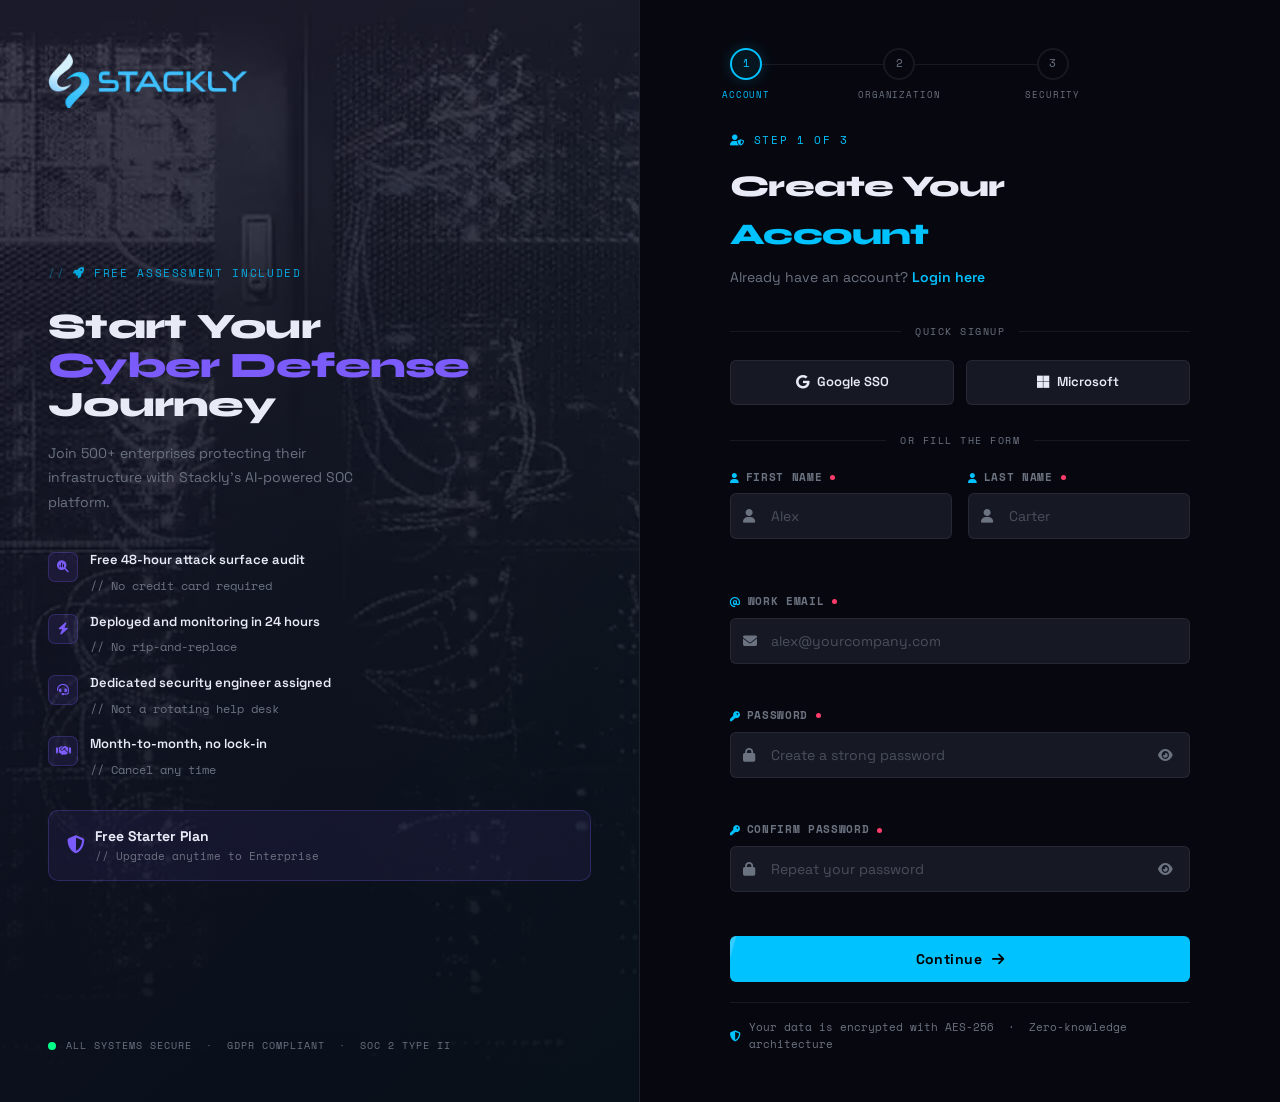
<file: signup.html>
<!DOCTYPE html>
<html lang="en">
<head>
<meta charset="UTF-8">
<meta name="viewport" content="width=device-width, initial-scale=1.0">
<title>Sign Up — Stackly Cyber Defense</title>
<link rel="preconnect" href="https://fonts.googleapis.com">
<link href="https://fonts.googleapis.com/css2?family=Space+Grotesk:wght@300;400;500;600;700&family=Space+Mono:wght@400;700&family=Syne:wght@700;800&display=swap" rel="stylesheet">
<link rel="stylesheet" href="https://cdnjs.cloudflare.com/ajax/libs/font-awesome/6.5.1/css/all.min.css">
<link rel="stylesheet" href="signup.css">
</head>
<body>

<canvas id="matrix-canvas"></canvas>
<div class="scanlines"></div>

<!-- Mobile Header -->
<div class="mobile-header">
 <a href="./index.html" class="logo">
         <img src="./src/Untitled design-compressed.webp" alt="">
        </a>
  <a href="./index.html" style="color:var(--muted);font-size:13px;text-decoration:none;display:flex;align-items:center;gap:6px;">
    <i class="fa-solid fa-arrow-left" style="font-size:11px;"></i> Back
  </a>
</div>

<div class="auth-layout">

  <!-- ═══ LEFT PANEL ═══ -->
  <div class="left-panel">
    <div class="left-panel-img">
      <img src="./src/cyber home image/image2-compressed.webp" alt="">
    </div>
    <div class="left-content">
      <a href="./index.html" class="logo">
         <img src="./src/Untitled design-compressed.webp" alt="">
        </a>
    </div>
    <div class="left-main">
      <div class="lp-tag"><i class="fa-solid fa-rocket"></i> Free Assessment Included</div>
      <h2 class="lp-heading">Start Your<br><span>Cyber Defense</span><br>Journey</h2>
      <p class="lp-sub">Join 500+ enterprises protecting their infrastructure with Stackly's AI-powered SOC platform.</p>
      <div class="feature-list">
        <div class="feature-item">
          <div class="feat-icon"><i class="fa-solid fa-magnifying-glass-chart"></i></div>
          <div class="feat-text">
            <strong>Free 48-hour attack surface audit</strong>
            <span>// No credit card required</span>
          </div>
        </div>
        <div class="feature-item">
          <div class="feat-icon"><i class="fa-solid fa-bolt"></i></div>
          <div class="feat-text">
            <strong>Deployed and monitoring in 24 hours</strong>
            <span>// No rip-and-replace</span>
          </div>
        </div>
        <div class="feature-item">
          <div class="feat-icon"><i class="fa-solid fa-headset"></i></div>
          <div class="feat-text">
            <strong>Dedicated security engineer assigned</strong>
            <span>// Not a rotating help desk</span>
          </div>
        </div>
        <div class="feature-item">
          <div class="feat-icon"><i class="fa-solid fa-handshake"></i></div>
          <div class="feat-text">
            <strong>Month-to-month, no lock-in</strong>
            <span>// Cancel any time</span>
          </div>
        </div>
      </div>
      <div class="plan-badge">
        <i class="fa-solid fa-shield-halved"></i>
        <div>
          <div class="plan-name">Free Starter Plan</div>
          <div class="plan-sub">// Upgrade anytime to Enterprise</div>
        </div>
      </div>
    </div>
    <div class="left-footer">
      <div class="status-dot"></div>
      <span>All systems secure &nbsp;·&nbsp; GDPR compliant &nbsp;·&nbsp; SOC 2 Type II</span>
    </div>
  </div>

  <!-- ═══ RIGHT PANEL ═══ -->
  <div class="right-panel">
    <div class="form-wrap">

      <!-- Progress steps -->
      <div class="progress-bar-wrap" style="position:relative;margin-bottom:52px;">
        <div class="prog-step">
          <div class="prog-circle active" id="step1Circle">
            1
            <span class="prog-label">Account</span>
          </div>
          <div class="prog-line" id="line1"></div>
        </div>
        <div class="prog-step">
          <div class="prog-circle" id="step2Circle">
            2
            <span class="prog-label">Organization</span>
          </div>
          <div class="prog-line" id="line2"></div>
        </div>
        <div class="prog-step">
          <div class="prog-circle" id="step3Circle">
            3
            <span class="prog-label">Security</span>
          </div>
          <div class="prog-line" style="background:transparent;"></div>
        </div>
      </div>

      <!-- ═ STEP 1: Account Details ═ -->
      <div class="step-pane active slide-in" id="stepPane1">
        <div class="form-header">
          <div class="form-eyebrow"><i class="fa-solid fa-user-shield"></i> Step 1 of 3</div>
          <h1 class="form-title">Create Your <span>Account</span></h1>
          <p class="form-sub">Already have an account? <a href="./login.html">Login here</a></p>
        </div>

        <!-- Social signup -->
        <div class="or-divider"><span>quick signup</span></div>
        <div class="social-btns">
          <a href="./404.html" class="btn-social"><i class="fa-brands fa-google"></i> Google SSO</a>
          <a href="./404.html" class="btn-social"><i class="fa-brands fa-microsoft"></i> Microsoft</a>
        </div>
        <div class="or-divider"><span>or fill the form</span></div>

        <div class="form-row-2">
          <!-- First Name -->
          <div class="form-group">
            <label class="form-label" for="firstName">
              <i class="fa-solid fa-user"></i> First Name <span class="required-dot"></span>
            </label>
            <div class="input-wrap">
              <i class="fa-solid fa-user input-icon"></i>
              <input type="text" id="firstName" class="form-input" placeholder="Alex" autocomplete="given-name"   pattern="[A-Za-z\s]+"
    oninput="this.value=this.value.replace(/[^A-Za-z\s]/g,'')">
            </div>
            <div class="field-error" id="firstNameError">
              <i class="fa-solid fa-circle-exclamation"></i>
              <span>First name is required.</span>
            </div>
          </div>
          <!-- Last Name -->
          <div class="form-group">
            <label class="form-label" for="lastName">
              <i class="fa-solid fa-user"></i> Last Name <span class="required-dot"></span>
            </label>
            <div class="input-wrap">
              <i class="fa-solid fa-user input-icon"></i>
              <input type="text" id="lastName" class="form-input" placeholder="Carter" autocomplete="family-name"   pattern="[A-Za-z\s]+"
    oninput="this.value=this.value.replace(/[^A-Za-z\s]/g,'')">
            </div>
            <div class="field-error" id="lastNameError">
              <i class="fa-solid fa-circle-exclamation"></i>
              <span>Last name is required.</span>
            </div>
          </div>
        </div>

        <!-- Email -->
        <div class="form-group">
          <label class="form-label" for="email">
            <i class="fa-solid fa-at"></i> Work Email <span class="required-dot"></span>
          </label>
          <div class="input-wrap">
            <i class="fa-solid fa-envelope input-icon"></i>
            <input type="email" id="email" class="form-input" placeholder="alex@yourcompany.com" autocomplete="email">
          </div>
          <div class="field-error" id="emailError">
            <i class="fa-solid fa-circle-exclamation"></i>
            <span id="emailErrorMsg">Enter a valid work email address.</span>
          </div>
        </div>

        <!-- Password -->
        <div class="form-group">
          <label class="form-label" for="password">
            <i class="fa-solid fa-key"></i> Password <span class="required-dot"></span>
          </label>
          <div class="input-wrap">
            <i class="fa-solid fa-lock input-icon"></i>
            <input type="password" id="password" class="form-input" placeholder="Create a strong password" autocomplete="new-password">
            <button type="button" class="input-icon-right" id="pwToggle1" aria-label="Toggle password">
              <i class="fa-solid fa-eye" id="pwEye1"></i>
            </button>
          </div>
          <div class="pw-strength-wrap" id="pwStrengthWrap">
            <div class="pw-strength-bars">
              <div class="pw-bar" id="bar1"></div>
              <div class="pw-bar" id="bar2"></div>
              <div class="pw-bar" id="bar3"></div>
              <div class="pw-bar" id="bar4"></div>
            </div>
            <div class="pw-strength-label" id="pwStrengthLabel">Too weak</div>
          </div>
          <div class="field-error" id="passwordError">
            <i class="fa-solid fa-circle-exclamation"></i>
            <span id="passwordErrorMsg">Password must be at least 8 characters.</span>
          </div>
          <div class="pw-requirements" id="pwRequirements">
            <div class="pw-req-title">Password requirements</div>
            <div class="pw-req-list">
              <div class="pw-req-item" id="req-len"><i class="fa-solid fa-circle-dot"></i> At least 8 characters</div>
              <div class="pw-req-item" id="req-upper"><i class="fa-solid fa-circle-dot"></i> One uppercase letter</div>
              <div class="pw-req-item" id="req-num"><i class="fa-solid fa-circle-dot"></i> One number</div>
              <div class="pw-req-item" id="req-special"><i class="fa-solid fa-circle-dot"></i> One special character (!@#$…)</div>
            </div>
          </div>
        </div>

        <!-- Confirm Password -->
        <div class="form-group">
          <label class="form-label" for="confirmPassword">
            <i class="fa-solid fa-key"></i> Confirm Password <span class="required-dot"></span>
          </label>
          <div class="input-wrap">
            <i class="fa-solid fa-lock input-icon"></i>
            <input type="password" id="confirmPassword" class="form-input" placeholder="Repeat your password" autocomplete="new-password">
            <button type="button" class="input-icon-right" id="pwToggle2" aria-label="Toggle password">
              <i class="fa-solid fa-eye" id="pwEye2"></i>
            </button>
          </div>
          <div class="field-error" id="confirmPasswordError">
            <i class="fa-solid fa-circle-exclamation"></i>
            <span>Passwords do not match.</span>
          </div>
        </div>

        <button type="button" class="btn-next" id="nextBtn1" style="width:100%;margin-bottom:20px;">
          Continue <i class="fa-solid fa-arrow-right"></i>
        </button>

        <div class="security-note">
          <i class="fa-solid fa-shield-halved"></i>
          Your data is encrypted with AES-256 &nbsp;·&nbsp; Zero-knowledge architecture
        </div>
      </div>

      <!-- ═ STEP 2: Organization ═ -->
      <div class="step-pane" id="stepPane2">
        <div class="form-header">
          <div class="form-eyebrow"><i class="fa-solid fa-building-lock"></i> Step 2 of 3</div>
          <h1 class="form-title">Your <span>Organization</span></h1>
          <p class="form-sub">Helps us tailor your threat model and compliance framework.</p>
        </div>

        <!-- Company -->
        <div class="form-group">
          <label class="form-label" for="company">
            <i class="fa-solid fa-building"></i> Company Name <span class="required-dot"></span>
          </label>
          <div class="input-wrap">
            <i class="fa-solid fa-building input-icon"></i>
            <input type="text" id="company" class="form-input" placeholder="NexCorp Inc." autocomplete="organization"   pattern="[A-Za-z\s]+"
    oninput="this.value=this.value.replace(/[^A-Za-z\s]/g,'')">
          </div>
          <div class="field-error" id="companyError">
            <i class="fa-solid fa-circle-exclamation"></i>
            <span>Company name is required.</span>
          </div>
        </div>

        <!-- Role + Industry -->
        <div class="form-row-2">
          <div class="form-group">
            <label class="form-label" for="role">
              <i class="fa-solid fa-id-badge"></i> Your Role <span class="required-dot"></span>
            </label>
            <div class="input-wrap">
              <i class="fa-solid fa-user-tie input-icon"></i>
<select id="role" class="form-input" required>
                  <option value="">Select role…</option>
                <option>CISO</option>
                <option>CTO</option>
                <option>Security Engineer</option>
                <option>SOC Analyst</option>
                <option>DevOps / SRE</option>
                <option>IT Manager</option>
                <option>Compliance Officer</option>
                <option>Other</option>
              </select>
            </div>
            <div class="field-error" id="roleError">
              <i class="fa-solid fa-circle-exclamation"></i>
              <span>Please select your role.</span>
            </div>
          </div>
          <div class="form-group">
            <label class="form-label" for="industry">
              <i class="fa-solid fa-industry"></i> Industry <span class="required-dot"></span>
            </label>
            <div class="input-wrap">
              <i class="fa-solid fa-briefcase input-icon"></i>
              <select id="industry" class="form-input" required>
                <option value="">Select industry…</option>
                <option>Finance / Banking</option>
                <option>Healthcare</option>
                <option>Technology / SaaS</option>
                <option>Government</option>
                <option>Energy / Utilities</option>
                <option>Retail / E-commerce</option>
                <option>Manufacturing</option>
                <option>Legal / Compliance</option>
                <option>Other</option>
              </select>
            </div>
            <div class="field-error" id="industryError">
              <i class="fa-solid fa-circle-exclamation"></i>
              <span>Please select your industry.</span>
            </div>
          </div>
        </div>

        <!-- Team size -->
        <div class="form-group">
          <label class="form-label" for="teamSize">
            <i class="fa-solid fa-users"></i> Team Size
          </label>
          <div class="input-wrap">
            <i class="fa-solid fa-users input-icon"></i>
            <select id="teamSize" class="form-input" required>
              <option value="">Select team size…</option>
              <option>1–10 employees</option>
              <option>11–50 employees</option>
              <option>51–250 employees</option>
              <option>251–1000 employees</option>
              <option>1000+ employees</option>
            </select>
          </div>
        </div>

        <!-- Phone -->
        <div class="form-group">
          <label class="form-label" for="phone">
            <i class="fa-solid fa-phone"></i> Phone Number <em style="color:var(--muted);font-style:normal;font-weight:400;">(optional)</em>
          </label>
          <div class="input-wrap">
            <i class="fa-solid fa-phone input-icon"></i>
            <input type="tel" id="phone" class="form-input" placeholder="9876543210"
    maxlength="10"
    oninput="this.value=this.value.replace(/\D/g,'')" autocomplete="tel" required>
          </div>
          <div class="field-error" id="phoneError">
            <i class="fa-solid fa-circle-exclamation"></i>
            <span>Enter a valid phone number.</span>
          </div>
        </div>

        <div class="form-nav">
          <button type="button" class="btn-back" id="backBtn2">
            <i class="fa-solid fa-arrow-left"></i> Back
          </button>
          <button type="button" class="btn-next" id="nextBtn2">
            Continue <i class="fa-solid fa-arrow-right"></i>
          </button>
        </div>

        <div class="security-note">
          <i class="fa-solid fa-lock"></i>
          Org data is used only to configure your threat model — never sold
        </div>
      </div>

      <!-- ═ STEP 3: Security Preferences ═ -->
      <div class="step-pane" id="stepPane3">
        <div class="form-header">
          <div class="form-eyebrow"><i class="fa-solid fa-shield-halved"></i> Step 3 of 3</div>
          <h1 class="form-title">Security <span>Preferences</span></h1>
          <p class="form-sub">Customize how Stackly monitors and alerts your team.</p>
        </div>

        <!-- Alert preference -->
        <div class="form-group">
          <label class="form-label" for="alertPref">
            <i class="fa-solid fa-bell"></i> Alert Delivery <span class="required-dot"></span>
          </label>
          <div class="input-wrap">
            <i class="fa-solid fa-satellite-dish input-icon"></i>
            <select id="alertPref" class="form-input">
              <option value="">Choose alert method…</option>
              <option>Email only</option>
              <option>Email + SMS</option>
              <option>Email + Slack</option>
              <option>All channels (Email, SMS, Slack)</option>
            </select>
          </div>
          <div class="field-error" id="alertPrefError">
            <i class="fa-solid fa-circle-exclamation"></i>
            <span>Please select an alert delivery method.</span>
          </div>
        </div>

        <!-- Compliance frameworks -->
        <div class="form-group">
          <label class="form-label">
            <i class="fa-solid fa-certificate"></i> Compliance Frameworks
          </label>
          <div style="display:flex;flex-direction:column;gap:10px;background:var(--surface);border:1px solid var(--border);border-radius:8px;padding:16px;">
            <label class="checkbox-wrap" style="margin-bottom:0;" for="chk-soc2">
              <input type="checkbox" id="chk-soc2">
              <div class="custom-check"><i class="fa-solid fa-check"></i></div>
              <span class="checkbox-label">SOC 2 Type II</span>
            </label>
            <label class="checkbox-wrap" style="margin-bottom:0;" for="chk-iso">
              <input type="checkbox" id="chk-iso">
              <div class="custom-check"><i class="fa-solid fa-check"></i></div>
              <span class="checkbox-label">ISO 27001</span>
            </label>
            <label class="checkbox-wrap" style="margin-bottom:0;" for="chk-hipaa">
              <input type="checkbox" id="chk-hipaa">
              <div class="custom-check"><i class="fa-solid fa-check"></i></div>
              <span class="checkbox-label">HIPAA</span>
            </label>
            <label class="checkbox-wrap" style="margin-bottom:0;" for="chk-gdpr">
              <input type="checkbox" id="chk-gdpr">
              <div class="custom-check"><i class="fa-solid fa-check"></i></div>
              <span class="checkbox-label">GDPR</span>
            </label>
            <label class="checkbox-wrap" style="margin-bottom:0;" for="chk-pci">
              <input type="checkbox" id="chk-pci">
              <div class="custom-check"><i class="fa-solid fa-check"></i></div>
              <span class="checkbox-label">PCI-DSS</span>
            </label>
          </div>
        </div>

        <!-- Terms -->
        <label class="checkbox-wrap" for="terms">
          <input type="checkbox" id="terms">
          <div class="custom-check"><i class="fa-solid fa-check"></i></div>
          <span class="checkbox-label">
            I agree to Stackly's <a href="./404.html">Terms of Service</a> and <a href="./404.html">Privacy Policy</a>. I understand my data is processed per SOC 2 standards.
          </span>
        </label>
        <div class="field-error terms-error" id="termsError">
          <i class="fa-solid fa-circle-exclamation"></i>
          <span>You must agree to the Terms of Service to continue.</span>
        </div>

        <!-- Newsletter -->
        <label class="checkbox-wrap" for="newsletter">
          <input type="checkbox" id="newsletter" checked>
          <div class="custom-check"><i class="fa-solid fa-check"></i></div>
          <span class="checkbox-label">Send me weekly threat intelligence briefs and security advisories.</span>
        </label>

        <div class="form-nav" style="margin-top:8px;">
          <button type="button" class="btn-back" id="backBtn3">
            <i class="fa-solid fa-arrow-left"></i> Back
          </button>
          <button type="button" class="btn-submit" id="submitBtn">
            <span class="btn-text"><i class="fa-solid fa-rocket"></i>&nbsp; Activate Account</span>
            <div class="btn-spinner"></div>
          </button>
        </div>

        <div style="margin-top:16px;"></div>
        <div class="security-note">
          <i class="fa-solid fa-shield-halved"></i>
          256-bit AES encryption &nbsp;·&nbsp; GDPR compliant &nbsp;·&nbsp; No credit card needed
        </div>
      </div>

    </div>
  </div>

</div>

<!-- Toast -->
<div class="toast" id="toast">
  <div class="toast-icon" id="toastIcon"><i class="fa-solid fa-check" id="toastIconI"></i></div>
  <div>
    <div class="toast-title" id="toastTitle">Account Created!</div>
    <div class="toast-msg" id="toastMsg">Welcome to Stackly. Setting up your SOC dashboard…</div>
  </div>
</div>

<script>
/* ─── MATRIX ──────────────────────────────────────────────── */
(function () {
  const c = document.getElementById('matrix-canvas'), ctx = c.getContext('2d');
  c.width = window.innerWidth; c.height = window.innerHeight;
  const chars = '01アイウエオカキクケコサシスセソ';
  const cols = Math.floor(c.width / 20), drops = Array(cols).fill(1);
  function draw() {
    ctx.fillStyle = 'rgba(7,8,15,0.05)'; ctx.fillRect(0, 0, c.width, c.height);
    ctx.fillStyle = '#7B5CFA'; ctx.font = '13px Space Mono, monospace';
    drops.forEach((y, i) => {
      ctx.fillText(chars[Math.floor(Math.random() * chars.length)], i * 20, y * 20);
      if (y * 20 > c.height && Math.random() > 0.975) drops[i] = 0;
      drops[i]++;
    });
  }
  setInterval(draw, 90);
  window.addEventListener('resize', () => { c.width = window.innerWidth; c.height = window.innerHeight; });
})();

/* ─── HELPERS ─────────────────────────────────────────────── */
const $ = id => document.getElementById(id);

function showError(inputEl, errorEl, msg) {
  inputEl.classList.add('error'); inputEl.classList.remove('success');
  if (msg) errorEl.querySelector('span').textContent = msg;
  errorEl.classList.add('show');
}
function clearError(inputEl, errorEl) {
  inputEl.classList.remove('error');
  errorEl.classList.remove('show');
}
function markSuccess(inputEl) {
  inputEl.classList.remove('error'); inputEl.classList.add('success');
}
function showDivError(errorEl, msg) {
  if (msg) errorEl.querySelector('span').textContent = msg;
  errorEl.classList.add('show');
}
function hideDivError(errorEl) { errorEl.classList.remove('show'); }

function validateEmail(val) {
  return /^[^\s@]+@[^\s@]+\.[^\s@]+$/.test(val.trim());
}
function validatePhone(val) {
  return !val || /^[\+\d\s\-\(\)]{7,20}$/.test(val.trim());
}

/* ─── TOAST ───────────────────────────────────────────────── */
function showToast(title, msg, isError = false) {
  const toast = $('toast'), icon = $('toastIcon'), iconI = $('toastIconI');
  $('toastTitle').textContent = title;
  $('toastMsg').textContent = msg;
  if (isError) {
    icon.className = 'toast-icon error-icon'; iconI.className = 'fa-solid fa-triangle-exclamation';
    toast.style.borderColor = 'rgba(255,61,107,0.3)';
    toast.style.boxShadow = '0 8px 32px rgba(0,0,0,0.5), 0 0 20px rgba(255,61,107,0.1)';
  } else {
    icon.className = 'toast-icon'; iconI.className = 'fa-solid fa-check';
    toast.style.borderColor = 'rgba(0,255,136,0.3)';
    toast.style.boxShadow = '0 8px 32px rgba(0,0,0,0.5), 0 0 20px rgba(0,255,136,0.1)';
  }
  toast.classList.add('show');
  setTimeout(() => toast.classList.remove('show'), 4500);
}

/* ─── STEP MANAGEMENT ─────────────────────────────────────── */
let currentStep = 1;

function goToStep(n) {
  document.getElementById(`stepPane${currentStep}`).classList.remove('active');
  const next = document.getElementById(`stepPane${n}`);
  next.classList.add('active');
  next.classList.remove('slide-in');
  void next.offsetWidth; // trigger reflow
  next.classList.add('slide-in');
  currentStep = n;
  updateProgress(n);
  window.scrollTo({ top: 0, behavior: 'smooth' });
}

function updateProgress(step) {
  [1, 2, 3].forEach(i => {
    const circle = $(`step${i}Circle`);
    circle.className = 'prog-circle';
    if (i < step) { circle.className = 'prog-circle done'; circle.innerHTML = `<i class="fa-solid fa-check"></i><span class="prog-label">${circle.querySelector('.prog-label')?.textContent || ''}</span>`; }
    else if (i === step) { circle.className = 'prog-circle active'; }
    // Re-add label
    if (!circle.querySelector('.prog-label')) {
      const labels = ['Account','Organization','Security'];
      const span = document.createElement('span');
      span.className = 'prog-label'; span.textContent = labels[i-1];
      circle.appendChild(span);
    }
  });
  if ($('line1')) $('line1').className = step > 1 ? 'prog-line done' : 'prog-line';
  if ($('line2')) $('line2').className = step > 2 ? 'prog-line done' : 'prog-line';
}

/* ─── PASSWORD STRENGTH ───────────────────────────────────── */
function checkStrength(pw) {
  let score = 0;
  const checks = {
    len:     pw.length >= 8,
    upper:   /[A-Z]/.test(pw),
    num:     /[0-9]/.test(pw),
    special: /[^A-Za-z0-9]/.test(pw),
  };
  Object.values(checks).forEach(v => { if (v) score++; });

  // Update requirements
  const reqMap = { len: 'req-len', upper: 'req-upper', num: 'req-num', special: 'req-special' };
  Object.entries(checks).forEach(([k, v]) => {
    const el = $(reqMap[k]);
    el.classList.toggle('pass', v);
    el.querySelector('i').className = v ? 'fa-solid fa-circle-check' : 'fa-solid fa-circle-dot';
  });

  // Bars
  const bars = ['bar1','bar2','bar3','bar4'];
  bars.forEach((id, idx) => {
    const bar = $(id);
    bar.className = 'pw-bar';
    if (idx < score) {
      if (score <= 1) bar.classList.add('weak');
      else if (score <= 2) bar.classList.add('medium');
      else if (score <= 3) bar.classList.add('medium');
      else bar.classList.add('strong');
    }
  });

  const labels = ['', 'Too weak', 'Weak', 'Good', 'Strong'];
  $('pwStrengthLabel').textContent = labels[score] || 'Too weak';
  return score >= 3;
}

/* ─── STEP 1 INTERACTIONS ─────────────────────────────────── */
const emailIn = $('email'), emailErr = $('emailError');
const pwIn = $('password'), pwErr = $('passwordError');
const cpwIn = $('confirmPassword'), cpwErr = $('confirmPasswordError');
const fn = $('firstName'), fnErr = $('firstNameError');
const ln = $('lastName'), lnErr = $('lastNameError');

// Password strength
pwIn.addEventListener('input', () => {
  if (pwIn.value) {
    $('pwStrengthWrap').classList.add('show');
    $('pwRequirements').classList.add('show');
    const ok = checkStrength(pwIn.value);
    if (ok) { clearError(pwIn, pwErr); markSuccess(pwIn); }
    else pwIn.classList.remove('success');
  } else {
    $('pwStrengthWrap').classList.remove('show');
    $('pwRequirements').classList.remove('show');
  }
});
pwIn.addEventListener('blur', () => {
  if (!pwIn.value) showError(pwIn, pwErr, 'Password is required.');
  else if (!checkStrength(pwIn.value)) showError(pwIn, pwErr, 'Password does not meet the requirements below.');
  else { clearError(pwIn, pwErr); markSuccess(pwIn); }
});

// Password toggles
$('pwToggle1').addEventListener('click', () => {
  const isText = pwIn.type === 'text';
  pwIn.type = isText ? 'password' : 'text';
  $('pwEye1').className = isText ? 'fa-solid fa-eye' : 'fa-solid fa-eye-slash';
});
$('pwToggle2').addEventListener('click', () => {
  const isText = cpwIn.type === 'text';
  cpwIn.type = isText ? 'password' : 'text';
  $('pwEye2').className = isText ? 'fa-solid fa-eye' : 'fa-solid fa-eye-slash';
});

// Confirm password
cpwIn.addEventListener('blur', () => {
  if (!cpwIn.value) showError(cpwIn, cpwErr, 'Please confirm your password.');
  else if (cpwIn.value !== pwIn.value) showError(cpwIn, cpwErr, 'Passwords do not match.');
  else { clearError(cpwIn, cpwErr); markSuccess(cpwIn); }
});
cpwIn.addEventListener('input', () => {
  if (cpwIn.value === pwIn.value && cpwIn.value) {
    clearError(cpwIn, cpwErr); markSuccess(cpwIn);
  }
});

// Email blur
emailIn.addEventListener('blur', () => {
  if (!emailIn.value) showError(emailIn, emailErr, 'Work email is required.');
  else if (!validateEmail(emailIn.value)) showError(emailIn, emailErr, 'Enter a valid email address (e.g. name@company.com).');
  else { clearError(emailIn, emailErr); markSuccess(emailIn); }
});
emailIn.addEventListener('input', () => {
  if (emailIn.classList.contains('error') && validateEmail(emailIn.value)) {
    clearError(emailIn, emailErr); markSuccess(emailIn);
  }
});

// First/last name
fn.addEventListener('blur', () => {
  if (!fn.value.trim()) showError(fn, fnErr, 'First name is required.');
  else { clearError(fn, fnErr); markSuccess(fn); }
});
ln.addEventListener('blur', () => {
  if (!ln.value.trim()) showError(ln, lnErr, 'Last name is required.');
  else { clearError(ln, lnErr); markSuccess(ln); }
});

// Step 1 next
$('nextBtn1').addEventListener('click', () => {
  let ok = true;
  if (!fn.value.trim()) { showError(fn, fnErr, 'First name is required.'); ok = false; }
  else { clearError(fn, fnErr); markSuccess(fn); }
  if (!ln.value.trim()) { showError(ln, lnErr, 'Last name is required.'); ok = false; }
  else { clearError(ln, lnErr); markSuccess(ln); }
  if (!emailIn.value) { showError(emailIn, emailErr, 'Work email is required.'); ok = false; }
  else if (!validateEmail(emailIn.value)) { showError(emailIn, emailErr, 'Enter a valid email address.'); ok = false; }
  else { clearError(emailIn, emailErr); markSuccess(emailIn); }
  if (!pwIn.value) { showError(pwIn, pwErr, 'Password is required.'); ok = false; }
  else if (!checkStrength(pwIn.value)) { showError(pwIn, pwErr, 'Password does not meet the requirements.'); ok = false; }
  else { clearError(pwIn, pwErr); markSuccess(pwIn); }
  if (!cpwIn.value) { showError(cpwIn, cpwErr, 'Please confirm your password.'); ok = false; }
  else if (cpwIn.value !== pwIn.value) { showError(cpwIn, cpwErr, 'Passwords do not match.'); ok = false; }
  else { clearError(cpwIn, cpwErr); markSuccess(cpwIn); }
  if (!ok) { showToast('Incomplete Fields', 'Please fix the errors above before continuing.', true); return; }
  goToStep(2);
});

/* ─── STEP 2 VALIDATION ───────────────────────────────────── */
const companyIn = $('company'), companyErr = $('companyError');
const roleIn = $('role'), roleErr = $('roleError');
const industryIn = $('industry'), industryErr = $('industryError');
const phoneIn = $('phone'), phoneErr = $('phoneError');

companyIn.addEventListener('blur', () => {
  if (!companyIn.value.trim()) showError(companyIn, companyErr, 'Company name is required.');
  else { clearError(companyIn, companyErr); markSuccess(companyIn); }
});
roleIn.addEventListener('change', () => {
  if (!roleIn.value) showError(roleIn, roleErr, 'Please select your role.');
  else { clearError(roleIn, roleErr); markSuccess(roleIn); }
});
industryIn.addEventListener('change', () => {
  if (!industryIn.value) showError(industryIn, industryErr, 'Please select your industry.');
  else { clearError(industryIn, industryErr); markSuccess(industryIn); }
});
phoneIn.addEventListener('blur', () => {
  if (phoneIn.value && !validatePhone(phoneIn.value)) showError(phoneIn, phoneErr, 'Enter a valid phone number.');
  else { clearError(phoneIn, phoneErr); if (phoneIn.value) markSuccess(phoneIn); }
});

$('backBtn2').addEventListener('click', () => goToStep(1));
$('nextBtn2').addEventListener('click', () => {
  let ok = true;

  if (!companyIn.value.trim()) {
    showError(companyIn, companyErr, 'Company name is required.');
    ok = false;
  } else {
    clearError(companyIn, companyErr);
    markSuccess(companyIn);
  }

  if (!roleIn.value) {
    showError(roleIn, roleErr, 'Please select your role.');
    ok = false;
  } else {
    clearError(roleIn, roleErr);
    markSuccess(roleIn);
  }

  if (!industryIn.value) {
    showError(industryIn, industryErr, 'Please select your industry.');
    ok = false;
  } else {
    clearError(industryIn, industryErr);
    markSuccess(industryIn);
  }

  // Phone Required
  if (!phoneIn.value.trim()) {
    showError(phoneIn, phoneErr, 'Phone number is required.');
    ok = false;
  } else if (!/^\d{10}$/.test(phoneIn.value)) {
    showError(phoneIn, phoneErr, 'Enter a valid 10-digit phone number.');
    ok = false;
  } else {
    clearError(phoneIn, phoneErr);
    markSuccess(phoneIn);
  }

  // Team Size Required
  if (!$('teamSize').value) {
    showError(
      $('teamSize'),
      {
        classList: {
          add() {}
        },
        querySelector() {
          return { textContent: '' };
        }
      },
      'Please select team size.'
    );
    ok = false;
  }

  if (!ok) {
    showToast('Incomplete Fields', 'Please complete all required fields.', true);
    return;
  }

  goToStep(3);
});

/* ─── STEP 3 SUBMIT ───────────────────────────────────────── */
$('submitBtn').addEventListener('click', () => {
  let ok = true;

  const alertPref = $('alertPref');
  const alertPrefErr = $('alertPrefError');

  if (!alertPref.value) {
    showError(alertPref, alertPrefErr, 'Please select an alert delivery method.');
    ok = false;
  } else {
    clearError(alertPref, alertPrefErr);
    markSuccess(alertPref);
  }

  if (!$('terms').checked) {
    showDivError(
      $('termsError'),
      'You must agree to the Terms of Service to continue.'
    );
    ok = false;
  } else {
    hideDivError($('termsError'));
  }

  if (!ok) {
    showToast(
      'Incomplete Form',
      'Please fill all required fields before submitting.',
      true
    );
    return;
  }

  const btn = $('submitBtn');

  btn.classList.add('loading');
  btn.disabled = true;

  setTimeout(() => {

    showToast(
      'Account Created!',
      'Redirecting to login page...',
      false
    );

    // Redirect after 2 seconds
    setTimeout(() => {
      window.location.href = "./login.html";
    }, 2000);

  }, 1500);
});
</script>
</body>
</html>
</file>
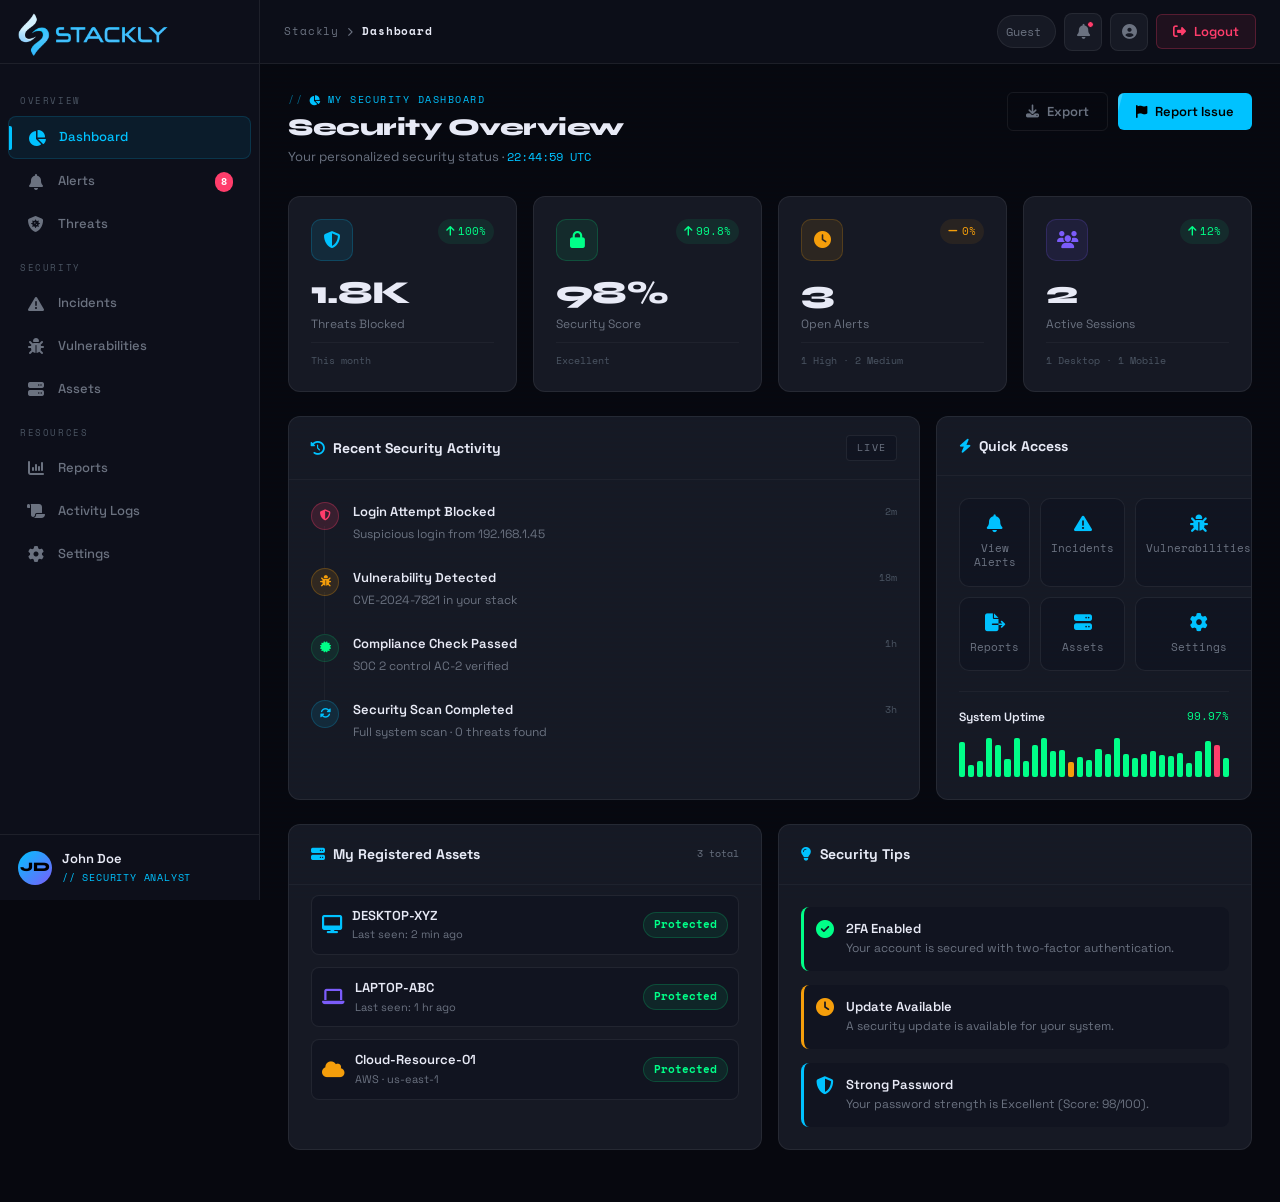
<file: user.html>
<!DOCTYPE html>
<html lang="en">

<head>
  <meta charset="UTF-8" />
  <meta name="viewport" content="width=device-width, initial-scale=1.0" />
  <title>User Dashboard — Stackly Cyber Defense</title>
  <link rel="preconnect" href="https://fonts.googleapis.com" />
  <link
    href="https://fonts.googleapis.com/css2?family=Space+Grotesk:wght@300;400;500;600;700&family=Space+Mono:wght@400;700&family=Syne:wght@700;800&display=swap"
    rel="stylesheet">
  <link href="https://fonts.googleapis.com/css2?family=Space+Grotesk:wght@300;400;500;600;700&family=Space+Mono:wght@400;700&family=Syne:wght@700;800&display=swap" rel="stylesheet" />
  <link rel="stylesheet" href="https://cdnjs.cloudflare.com/ajax/libs/font-awesome/6.5.1/css/all.min.css" />
  <style>
    /* ── Reset & Variables ── */
    * {
      margin: 0;
      padding: 0;
      box-sizing: border-box;
    }

    :root {
      --bg: #07080F;
      --bg2: #0D0F1A;
      --bg3: #111420;
      --surface: #161924;
      --surface2: #1C2030;
      --border: rgba(255, 255, 255, 0.07);
      --border2: rgba(255, 255, 255, 0.04);
      --accent: #00C2FF;
      --accent2: #7B5CFA;
      --danger: #FF3D6B;
      --warning: #F59E0B;
      --success: #00FF88;
      --text: #E8EAF6;
      --muted: #6B7280;
      --muted2: #4B5563;
      --mono: 'Space Mono', monospace;
      --sans: 'Space Grotesk', sans-serif;
      --display: 'Syne', sans-serif;
      --glow: 0 0 30px rgba(0, 194, 255, 0.12);
      --sw: 260px;
      --swc: 68px;
      --th: 64px;
    }

    html,
    body {
      height: 100%;
    }

    body {
      background: var(--bg);
      color: var(--text);
      font-family: var(--sans);
      font-size: 14px;
      line-height: 1.6;
      overflow-x: hidden;
    }

    ::-webkit-scrollbar {
      width: 4px;
      height: 4px;
    }
    ::-webkit-scrollbar-track {
      background: var(--bg);
    }
    ::-webkit-scrollbar-thumb {
      background: rgba(0, 194, 255, 0.3);
      border-radius: 2px;
    }

    a {
      text-decoration: none;
      color: inherit;
    }

    /* ── Layout ── */
    .shell {
      display: flex;
      min-height: 100vh;
    }

    /* ── Sidebar ── */
    .sidebar {
      width: var(--sw);
      background: var(--bg2);
      border-right: 1px solid var(--border);
      display: flex;
      flex-direction: column;
      position: fixed;
      top: 0;
      left: 0;
      bottom: 0;
      z-index: 300;
      transition: width 0.3s cubic-bezier(0.4, 0, 0.2, 1),
        transform 0.3s cubic-bezier(0.4, 0, 0.2, 1);
      overflow: hidden;
    }

    .sidebar.collapsed {
      width: var(--swc);
    }

    .sb-brand {
      display: flex;
      align-items: center;
      gap: 12px;
      padding: 0 18px;
      height: var(--th);
      border-bottom: 1px solid var(--border);
      flex-shrink: 0;
      overflow: hidden;
      white-space: nowrap;
      position: relative;
    }

    .sb-logo-icon {
      width: 34px;
      height: 34px;
      flex-shrink: 0;
      border: 2px solid var(--accent);
      border-radius: 8px;
      display: flex;
      align-items: center;
      justify-content: center;
      color: var(--accent);
      font-size: 14px;
    }

    .logo-img {
      width: 150px;
      height: 60px;
      object-fit: cover;
      margin: 0;
    }
    .logo-img img{
      width: 100%;
      height:100%;
            object-fit: cover;

    }
    .sidebar.collapsed .sb-logo-text {
      opacity: 0;
      width: 0;
    }

    .sb-toggle {
      position: absolute;
      top: 50%;
      right: -12px;
      transform: translateY(-50%);
      width: 24px;
      height: 24px;
      background: var(--surface2);
      border: 1px solid var(--border);
      border-radius: 50%;
      display: flex;
      align-items: center;
      justify-content: center;
      color: var(--muted);
      font-size: 10px;
      cursor: pointer;
      z-index: 10;
      transition: all 0.2s;
    }
    .sb-toggle:hover {
      color: var(--accent);
      border-color: var(--accent);
    }
    .sidebar.collapsed .sb-toggle i {
      transform: rotate(180deg);
    }

    .sb-nav {
      flex: 1;
      overflow-y: auto;
      overflow-x: hidden;
      padding: 16px 0;
    }
    .sb-nav::-webkit-scrollbar {
      width: 2px;
    }

    .sb-section-label {
      font-family: var(--mono);
      font-size: 9px;
      letter-spacing: 0.18em;
      text-transform: uppercase;
      color: var(--muted2);
      padding: 14px 20px 6px;
      white-space: nowrap;
      transition: opacity 0.2s;
    }
    .sidebar.collapsed .sb-section-label {
      opacity: 0;
    }

    .sb-item {
      display: flex;
      align-items: center;
      gap: 12px;
      padding: 10px 18px;
      margin: 2px 8px;
      border-radius: 8px;
      color: var(--muted);
      cursor: pointer;
      transition: all 0.2s;
      white-space: nowrap;
      position: relative;
      overflow: hidden;
    }
    .sb-item:hover {
      color: var(--text);
      background: rgba(255, 255, 255, 0.04);
    }
    .sb-item.active {
      color: var(--accent);
      background: rgba(0, 194, 255, 0.08);
      border: 1px solid rgba(0, 194, 255, 0.15);
    }
    .sb-item.active::before {
      content: "";
      position: absolute;
      left: 0;
      top: 20%;
      bottom: 20%;
      width: 3px;
      border-radius: 0 2px 2px 0;
      background: var(--accent);
    }
    .sb-item i {
      font-size: 16px;
      width: 20px;
      text-align: center;
      flex-shrink: 0;
    }
    .sb-item-text {
      font-size: 13px;
      font-weight: 500;
      transition: opacity 0.2s;
    }
    .sidebar.collapsed .sb-item-text {
      opacity: 0;
      width: 0;
    }
    .sidebar.collapsed .sb-item {
      justify-content: center;
      padding: 10px;
      margin: 2px 6px;
    }
    .sidebar.collapsed .sb-item::before {
      display: none;
    }

    .sb-badge {
      margin-left: auto;
      background: var(--danger);
      color: #fff;
      font-size: 10px;
      font-weight: 700;
      padding: 2px 6px;
      border-radius: 10px;
      flex-shrink: 0;
      font-family: var(--mono);
      transition: opacity 0.2s;
    }
    .sb-badge.warn {
      background: var(--warning);
      color: #000;
    }
    .sidebar.collapsed .sb-badge {
      opacity: 0;
      width: 0;
      padding: 0;
    }

    .sidebar.collapsed .sb-item[data-tip]:hover::after {
      content: attr(data-tip);
      position: absolute;
      left: calc(100% + 10px);
      top: 50%;
      transform: translateY(-50%);
      background: var(--surface2);
      border: 1px solid var(--border);
      color: var(--text);
      font-size: 12px;
      padding: 6px 12px;
      border-radius: 6px;
      white-space: nowrap;
      pointer-events: none;
      z-index: 999;
      box-shadow: 0 4px 20px rgba(0, 0, 0, 0.4);
    }

    .sb-footer {
      border-top: 1px solid var(--border);
      padding: 14px 18px;
      overflow: hidden;
      white-space: nowrap;
      flex-shrink: 0;
    }
    .sb-user {
      display: flex;
      align-items: center;
      gap: 10px;
    }
    .sb-avatar {
      width: 34px;
      height: 34px;
      border-radius: 50%;
      background: linear-gradient(135deg, var(--accent), var(--accent2));
      display: flex;
      align-items: center;
      justify-content: center;
      font-family: var(--display);
      font-size: 13px;
      font-weight: 800;
      color: #000;
      flex-shrink: 0;
    }
    .sb-user-info {
      overflow: hidden;
      transition: opacity 0.2s;
    }
    .sb-user-name {
      font-size: 13px;
      font-weight: 600;
    }
    .sb-user-role {
      font-family: var(--mono);
      font-size: 10px;
      color: var(--accent);
      letter-spacing: 0.08em;
      text-transform: uppercase;
    }
    .sidebar.collapsed .sb-user-info {
      opacity: 0;
      width: 0;
    }
    .sidebar.collapsed .sb-footer {
      padding: 14px 10px;
    }

    /* ── Main ── */
    .main {
      margin-left: var(--sw);
      flex: 1;
      min-width: 0;
      display: flex;
      flex-direction: column;
      transition: margin-left 0.3s cubic-bezier(0.4, 0, 0.2, 1);
    }
    .main.collapsed {
      margin-left: var(--swc);
    }

    /* ── Topbar ── */
    .topbar {
      height: var(--th);
      background: rgba(13, 15, 26, 0.95);
      backdrop-filter: blur(16px);
      border-bottom: 1px solid var(--border);
      display: flex;
      align-items: center;
      justify-content: space-between;
      padding: 0 24px;
      position: sticky;
      top: 0;
      z-index: 200;
      gap: 12px;
    }
    .topbar-left {
      display: flex;
      align-items: center;
      gap: 14px;
      min-width: 0;
    }
    .topbar-hamburger {
      display: none;
      flex-direction: column;
      gap: 5px;
      cursor: pointer;
      padding: 4px;
      background: none;
      border: none;
      flex-shrink: 0;
    }
    .topbar-hamburger span {
      display: block;
      width: 22px;
      height: 2px;
      background: var(--text);
      border-radius: 2px;
      transition: all 0.3s;
    }
    .topbar-hamburger.open span:nth-child(1) {
      transform: translateY(7px) rotate(45deg);
    }
    .topbar-hamburger.open span:nth-child(2) {
      opacity: 0;
    }
    .topbar-hamburger.open span:nth-child(3) {
      transform: translateY(-7px) rotate(-45deg);
    }

    .topbar-breadcrumb {
      display: flex;
      align-items: center;
      gap: 8px;
      font-family: var(--mono);
      font-size: 11px;
      color: var(--muted);
      letter-spacing: 0.08em;
      white-space: nowrap;
    }
    .topbar-breadcrumb .crumb-current {
      color: var(--text);
      font-weight: 600;
    }
    .topbar-breadcrumb i {
      font-size: 9px;
    }

    .topbar-search {
      display: flex;
      align-items: center;
      gap: 10px;
      background: var(--surface);
      border: 1px solid var(--border);
      border-radius: 6px;
      padding: 8px 14px;
      transition: all 0.2s;
      min-width: 200px;
    }
    .topbar-search:focus-within {
      border-color: rgba(0, 194, 255, 0.35);
      box-shadow: 0 0 0 3px rgba(0, 194, 255, 0.06);
    }
    .topbar-search i {
      color: var(--muted);
      font-size: 12px;
    }
    .topbar-search input {
      background: none;
      border: none;
      outline: none;
      font-family: var(--mono);
      font-size: 12px;
      color: var(--text);
      width: 100%;
      caret-color: var(--accent);
    }
    .topbar-search input::placeholder {
      color: var(--muted);
    }

    .topbar-right {
      display: flex;
      align-items: center;
      gap: 8px;
      flex-shrink: 0;
    }

    .topbar-email {
      display: flex;
      align-items: center;
      gap: 8px;
      background: var(--surface);
      border: 1px solid var(--border);
      border-radius: 20px;
      padding: 6px 14px 6px 8px;
      font-size: 12px;
      color: var(--muted);
      font-family: var(--mono);
      white-space: nowrap;
    }
    .topbar-email-av {
      width: 26px;
      height: 26px;
      border-radius: 50%;
      background: linear-gradient(135deg, var(--accent), var(--accent2));
      display: flex;
      align-items: center;
      justify-content: center;
      font-size: 10px;
      font-weight: 800;
      color: #000;
      font-family: var(--display);
    }

    .icon-btn {
      width: 38px;
      height: 38px;
      border-radius: 8px;
      background: var(--surface);
      border: 1px solid var(--border);
      display: flex;
      align-items: center;
      justify-content: center;
      color: var(--muted);
      font-size: 15px;
      cursor: pointer;
      transition: all 0.2s;
      position: relative;
    }
    .icon-btn:hover {
      color: var(--accent);
      border-color: rgba(0, 194, 255, 0.3);
    }
    .notif-dot {
      position: absolute;
      top: 7px;
      right: 7px;
      width: 7px;
      height: 7px;
      border-radius: 50%;
      background: var(--danger);
      border: 1.5px solid var(--bg2);
    }

    .btn-logout {
      display: flex;
      align-items: center;
      gap: 8px;
      padding: 8px 16px;
      background: rgba(255, 61, 107, 0.08);
      border: 1px solid rgba(255, 61, 107, 0.25);
      border-radius: 6px;
      font-family: var(--sans);
      font-size: 13px;
      font-weight: 600;
      color: var(--danger);
      cursor: pointer;
      transition: all 0.25s;
      white-space: nowrap;
    }
    .btn-logout:hover {
      background: rgba(255, 61, 107, 0.15);
      box-shadow: 0 0 18px rgba(255, 61, 107, 0.15);
    }

    /* ── Page Views ── */
    .page-view {
      display: none;
      flex: 1;
      flex-direction: column;
      animation: fadeIn 0.35s ease;
    }
    .page-view.active {
      display: flex;
    }
    @keyframes fadeIn {
      from {
        opacity: 0;
        transform: translateY(10px);
      }
      to {
        opacity: 1;
        transform: translateY(0);
      }
    }

    .page-content {
      padding: 28px;
      flex: 1;
    }

    /* ── Page Header ── */
    .page-header {
      display: flex;
      align-items: flex-start;
      justify-content: space-between;
      gap: 16px;
      margin-bottom: 28px;
      flex-wrap: wrap;
    }
    .page-eyebrow {
      font-family: var(--mono);
      font-size: 10px;
      letter-spacing: 0.15em;
      text-transform: uppercase;
      color: var(--accent);
      display: flex;
      align-items: center;
      gap: 6px;
      margin-bottom: 6px;
    }
    .page-eyebrow::before {
      content: "//";
      opacity: 0.5;
    }
    .page-title {
      font-family: var(--display);
      font-size: 24px;
      font-weight: 800;
      letter-spacing: -0.02em;
      line-height: 1.2;
    }
    .page-sub {
      font-size: 13px;
      color: var(--muted);
      margin-top: 4px;
    }
    .page-actions {
      display: flex;
      gap: 10px;
      align-items: center;
      flex-wrap: wrap;
    }

    /* ── Buttons ── */
    .btn {
      display: inline-flex;
      align-items: center;
      gap: 8px;
      padding: 10px 18px;
      border-radius: 6px;
      font-family: var(--sans);
      font-size: 13px;
      font-weight: 600;
      cursor: pointer;
      transition: all 0.25s;
      border: none;
      white-space: nowrap;
    }
    .btn-primary {
      background: var(--accent);
      color: #000;
      position: relative;
      overflow: hidden;
    }
    .btn-primary::after {
      content: "";
      position: absolute;
      inset: 0;
      background: rgba(255, 255, 255, 0.2);
      transform: translateX(-100%) skewX(-15deg);
      transition: transform 0.35s;
    }
    .btn-primary:hover::after {
      transform: translateX(110%) skewX(-15deg);
    }
    .btn-primary:hover {
      box-shadow: 0 0 22px rgba(0, 194, 255, 0.35);
    }
    .btn-outline {
      background: transparent;
      color: var(--muted);
      border: 1px solid var(--border);
    }
    .btn-outline:hover {
      border-color: rgba(0, 194, 255, 0.3);
      color: var(--text);
    }
    .btn-danger {
      background: rgba(255, 61, 107, 0.1);
      color: var(--danger);
      border: 1px solid rgba(255, 61, 107, 0.25);
    }
    .btn-danger:hover {
      background: rgba(255, 61, 107, 0.2);
    }
    .btn-success {
      background: rgba(0, 255, 136, 0.1);
      color: var(--success);
      border: 1px solid rgba(0, 255, 136, 0.25);
    }

    /* ── Cards ── */
    .card {
      background: var(--surface);
      border: 1px solid var(--border);
      border-radius: 12px;
      overflow: hidden;
    }
    .card-header {
      display: flex;
      align-items: center;
      justify-content: space-between;
      padding: 18px 22px;
      border-bottom: 1px solid var(--border2);
      gap: 12px;
    }
    .card-title {
      font-weight: 700;
      font-size: 14px;
      display: flex;
      align-items: center;
      gap: 8px;
    }
    .card-title i {
      color: var(--accent);
      font-size: 14px;
    }
    .card-meta {
      font-family: var(--mono);
      font-size: 10px;
      color: var(--muted);
    }
    .card-body {
      padding: 22px;
    }
    .card-tag {
      font-family: var(--mono);
      font-size: 10px;
      letter-spacing: 0.12em;
      text-transform: uppercase;
      color: var(--muted);
      padding: 4px 10px;
      background: var(--bg3);
      border: 1px solid var(--border);
      border-radius: 4px;
    }

    /* ── Stat Cards ── */
    .stat-row {
      display: grid;
      grid-template-columns: repeat(4, 1fr);
      gap: 16px;
      margin-bottom: 24px;
    }
    .stat-card {
      background: var(--surface);
      border: 1px solid var(--border);
      border-radius: 12px;
      padding: 22px;
      position: relative;
      overflow: hidden;
      transition: all 0.3s;
    }
    .stat-card::after {
      content: "";
      position: absolute;
      top: 0;
      left: 0;
      right: 0;
      height: 2px;
      background: var(--al, var(--accent));
      transform: scaleX(0);
      transform-origin: left;
      transition: transform 0.4s ease;
    }
    .stat-card:hover::after {
      transform: scaleX(1);
    }
    .stat-card:hover {
      border-color: rgba(0, 194, 255, 0.15);
      box-shadow: var(--glow);
    }
    .stat-card.c-red {
      --al: var(--danger);
    }
    .stat-card.c-green {
      --al: var(--success);
    }
    .stat-card.c-warn {
      --al: var(--warning);
    }
    .stat-card.c-purple {
      --al: var(--accent2);
    }
    .stat-top {
      display: flex;
      align-items: flex-start;
      justify-content: space-between;
      margin-bottom: 16px;
    }
    .stat-icon {
      width: 42px;
      height: 42px;
      border-radius: 10px;
      display: flex;
      align-items: center;
      justify-content: center;
      font-size: 17px;
      flex-shrink: 0;
    }
    .ic-blue {
      background: rgba(0, 194, 255, 0.1);
      border: 1px solid rgba(0, 194, 255, 0.2);
      color: var(--accent);
    }
    .ic-red {
      background: rgba(255, 61, 107, 0.1);
      border: 1px solid rgba(255, 61, 107, 0.2);
      color: var(--danger);
    }
    .ic-green {
      background: rgba(0, 255, 136, 0.08);
      border: 1px solid rgba(0, 255, 136, 0.18);
      color: var(--success);
    }
    .ic-warn {
      background: rgba(245, 158, 11, 0.1);
      border: 1px solid rgba(245, 158, 11, 0.2);
      color: var(--warning);
    }
    .ic-purple {
      background: rgba(123, 92, 250, 0.1);
      border: 1px solid rgba(123, 92, 250, 0.2);
      color: var(--accent2);
    }
    .stat-trend {
      font-family: var(--mono);
      font-size: 11px;
      display: flex;
      align-items: center;
      gap: 4px;
      padding: 4px 8px;
      border-radius: 20px;
    }
    .trend-up {
      color: var(--success);
      background: rgba(0, 255, 136, 0.08);
    }
    .trend-down {
      color: var(--danger);
      background: rgba(255, 61, 107, 0.08);
    }
    .trend-neu {
      color: var(--warning);
      background: rgba(245, 158, 11, 0.08);
    }
    .stat-num {
      font-family: var(--display);
      font-size: 32px;
      font-weight: 800;
      letter-spacing: -0.02em;
      line-height: 1;
      margin-bottom: 6px;
    }
    .stat-label {
      font-size: 12px;
      color: var(--muted);
    }
    .stat-sub {
      font-family: var(--mono);
      font-size: 10px;
      color: var(--muted2);
      margin-top: 8px;
      padding-top: 10px;
      border-top: 1px solid var(--border2);
    }

    /* ── Grids ── */
    .g21 {
      display: grid;
      grid-template-columns: 2fr 1fr;
      gap: 16px;
      margin-bottom: 24px;
    }
    .g12 {
      display: grid;
      grid-template-columns: 1fr 2fr;
      gap: 16px;
      margin-bottom: 24px;
    }
    .g3 {
      display: grid;
      grid-template-columns: repeat(3, 1fr);
      gap: 16px;
      margin-bottom: 24px;
    }
    .g2 {
      display: grid;
      grid-template-columns: repeat(2, 1fr);
      gap: 16px;
      margin-bottom: 24px;
    }
    .mb24 {
      margin-bottom: 24px;
    }

    /* ── Pills ── */
    .pill {
      display: inline-flex;
      align-items: center;
      gap: 5px;
      padding: 3px 10px;
      border-radius: 20px;
      font-size: 11px;
      font-weight: 600;
      font-family: var(--mono);
      white-space: nowrap;
    }
    .pill-admin {
      background: rgba(123, 92, 250, 0.12);
      border: 1px solid rgba(123, 92, 250, 0.25);
      color: var(--accent2);
    }
    .pill-user {
      background: rgba(0, 194, 255, 0.1);
      border: 1px solid rgba(0, 194, 255, 0.2);
      color: var(--accent);
    }
    .pill-active {
      background: rgba(0, 255, 136, 0.08);
      border: 1px solid rgba(0, 255, 136, 0.18);
      color: var(--success);
    }
    .pill-away {
      background: rgba(245, 158, 11, 0.1);
      border: 1px solid rgba(245, 158, 11, 0.2);
      color: var(--warning);
    }
    .pill-offline {
      background: rgba(107, 114, 128, 0.1);
      border: 1px solid rgba(107, 114, 128, 0.2);
      color: var(--muted);
    }
    .pill-crit {
      background: rgba(255, 61, 107, 0.1);
      border: 1px solid rgba(255, 61, 107, 0.2);
      color: var(--danger);
    }
    .pill-high {
      background: rgba(245, 158, 11, 0.1);
      border: 1px solid rgba(245, 158, 11, 0.2);
      color: var(--warning);
    }
    .pill-med {
      background: rgba(0, 194, 255, 0.1);
      border: 1px solid rgba(0, 194, 255, 0.2);
      color: var(--accent);
    }
    .pill-low {
      background: rgba(0, 255, 136, 0.08);
      border: 1px solid rgba(0, 255, 136, 0.18);
      color: var(--success);
    }
    .pill-open {
      background: rgba(255, 61, 107, 0.1);
      border: 1px solid rgba(255, 61, 107, 0.2);
      color: var(--danger);
    }
    .pill-inv {
      background: rgba(245, 158, 11, 0.1);
      border: 1px solid rgba(245, 158, 11, 0.2);
      color: var(--warning);
    }
    .pill-res {
      background: rgba(0, 255, 136, 0.08);
      border: 1px solid rgba(0, 255, 136, 0.18);
      color: var(--success);
    }

    /* ── Tables ── */
    .tbl-wrap {
      overflow-x: auto;
    }
    .data-table {
      width: 100%;
      border-collapse: collapse;
    }
    .data-table th {
      text-align: left;
      padding: 10px 16px;
      font-family: var(--mono);
      font-size: 10px;
      letter-spacing: 0.1em;
      text-transform: uppercase;
      color: var(--muted);
      border-bottom: 1px solid var(--border);
      font-weight: 400;
      background: var(--bg3);
      white-space: nowrap;
    }
    .data-table td {
      padding: 12px 16px;
      font-size: 13px;
      border-bottom: 1px solid var(--border2);
      vertical-align: middle;
    }
    .data-table tr:last-child td {
      border-bottom: none;
    }
    .data-table tbody tr:hover td {
      background: rgba(255, 255, 255, 0.02);
    }

    .user-cell {
      display: flex;
      align-items: center;
      gap: 10px;
    }
    .mini-av {
      width: 30px;
      height: 30px;
      border-radius: 50%;
      flex-shrink: 0;
      display: flex;
      align-items: center;
      justify-content: center;
      font-family: var(--display);
      font-size: 11px;
      font-weight: 800;
      color: #000;
    }
    .mini-name {
      font-weight: 600;
      font-size: 13px;
    }
    .mini-email {
      font-size: 11px;
      color: var(--muted);
      font-family: var(--mono);
    }

    .tbl-act {
      display: inline-flex;
      align-items: center;
      justify-content: center;
      width: 28px;
      height: 28px;
      border-radius: 6px;
      background: var(--bg3);
      border: 1px solid var(--border);
      color: var(--muted);
      cursor: pointer;
      font-size: 12px;
      transition: all 0.2s;
      margin-right: 4px;
    }
    .tbl-act:hover {
      color: var(--accent);
      border-color: rgba(0, 194, 255, 0.3);
    }
    .tbl-act.del:hover {
      color: var(--danger);
      border-color: rgba(255, 61, 107, 0.3);
    }

    /* ── Threat Feed ── */
    .threat-list {
      display: flex;
      flex-direction: column;
    }
    .threat-item {
      display: flex;
      align-items: flex-start;
      gap: 12px;
      padding: 13px 0;
      border-bottom: 1px solid var(--border2);
    }
    .threat-item:last-child {
      border-bottom: none;
      padding-bottom: 0;
    }
    .threat-sev {
      width: 28px;
      height: 28px;
      border-radius: 7px;
      flex-shrink: 0;
      display: flex;
      align-items: center;
      justify-content: center;
      font-size: 12px;
      margin-top: 2px;
    }
    .sev-crit {
      background: rgba(255, 61, 107, 0.15);
      border: 1px solid rgba(255, 61, 107, 0.3);
      color: var(--danger);
    }
    .sev-high {
      background: rgba(245, 158, 11, 0.12);
      border: 1px solid rgba(245, 158, 11, 0.25);
      color: var(--warning);
    }
    .sev-med {
      background: rgba(0, 194, 255, 0.1);
      border: 1px solid rgba(0, 194, 255, 0.2);
      color: var(--accent);
    }
    .sev-low {
      background: rgba(0, 255, 136, 0.08);
      border: 1px solid rgba(0, 255, 136, 0.15);
      color: var(--success);
    }
    .threat-info {
      flex: 1;
      min-width: 0;
    }
    .threat-name {
      font-size: 13px;
      font-weight: 600;
      margin-bottom: 2px;
      white-space: nowrap;
      overflow: hidden;
      text-overflow: ellipsis;
    }
    .threat-meta {
      font-family: var(--mono);
      font-size: 10px;
      color: var(--muted);
    }
    .threat-time {
      font-family: var(--mono);
      font-size: 10px;
      color: var(--muted2);
      flex-shrink: 0;
    }

    /* ── Progress ── */
    .prog-item {
      margin-bottom: 16px;
    }
    .prog-row {
      display: flex;
      align-items: center;
      justify-content: space-between;
      margin-bottom: 6px;
    }
    .prog-name {
      font-size: 13px;
      font-weight: 600;
    }
    .prog-val {
      font-family: var(--mono);
      font-size: 12px;
      color: var(--accent);
    }
    .prog-bg {
      height: 6px;
      background: var(--bg3);
      border-radius: 3px;
      overflow: hidden;
    }
    .prog-fill {
      height: 100%;
      border-radius: 3px;
      background: linear-gradient(90deg, var(--accent), var(--accent2));
      transition: width 1.2s cubic-bezier(0.4, 0, 0.2, 1);
    }
    .prog-fill.warn {
      background: linear-gradient(90deg, var(--warning), #f97316);
    }
    .prog-fill.danger {
      background: linear-gradient(90deg, var(--danger), #ff6b35);
    }

    /* ── Timeline ── */
    .timeline {
      display: flex;
      flex-direction: column;
    }
    .tl-item {
      display: flex;
      gap: 14px;
      padding: 12px 0;
      position: relative;
    }
    .tl-item:not(:last-child)::after {
      content: "";
      position: absolute;
      left: 13px;
      top: 36px;
      bottom: -12px;
      width: 1px;
      background: var(--border2);
    }
    .tl-dot {
      width: 28px;
      height: 28px;
      border-radius: 50%;
      flex-shrink: 0;
      display: flex;
      align-items: center;
      justify-content: center;
      font-size: 11px;
      z-index: 1;
    }
    .tl-body {
      flex: 1;
      min-width: 0;
    }
    .tl-action {
      font-size: 13px;
      font-weight: 600;
      margin-bottom: 2px;
    }
    .tl-detail {
      font-size: 12px;
      color: var(--muted);
    }
    .tl-time {
      font-family: var(--mono);
      font-size: 10px;
      color: var(--muted2);
      flex-shrink: 0;
      margin-top: 2px;
    }

    /* ── Quick Actions ── */
    .quick-grid {
      display: grid;
      grid-template-columns: repeat(3, 1fr);
      gap: 10px;
    }
    .quick-btn {
      display: flex;
      flex-direction: column;
      align-items: center;
      gap: 8px;
      padding: 16px 10px;
      background: var(--bg3);
      border: 1px solid var(--border);
      border-radius: 10px;
      cursor: pointer;
      transition: all 0.25s;
      text-align: center;
    }
    .quick-btn:hover {
      border-color: rgba(0, 194, 255, 0.25);
      background: rgba(0, 194, 255, 0.04);
    }
    .quick-btn i {
      font-size: 18px;
      color: var(--accent);
    }
    .quick-btn span {
      font-size: 11px;
      color: var(--muted);
      font-family: var(--mono);
      line-height: 1.3;
    }

    /* ── Uptime Bars ── */
    .uptime-bars {
      display: flex;
      gap: 3px;
      height: 40px;
      align-items: flex-end;
    }
    .uptime-bar {
      flex: 1;
      border-radius: 2px;
      transition: opacity 0.2s;
    }
    .uptime-bar:hover {
      opacity: 0.7;
    }
    .uptime-bar.up {
      background: var(--success);
    }
    .uptime-bar.warn-b {
      background: var(--warning);
    }
    .uptime-bar.down-b {
      background: var(--danger);
    }

    /* ── Dropdowns ── */
    .dd-wrap {
      position: relative;
    }
    .notif-dd,
    .profile-dd {
      position: absolute;
      top: calc(100% + 10px);
      right: 0;
      background: var(--surface2);
      border: 1px solid var(--border);
      border-radius: 12px;
      box-shadow: 0 20px 60px rgba(0, 0, 0, 0.5);
      z-index: 999;
      display: none;
      overflow: hidden;
    }
    .notif-dd {
      width: 320px;
    }
    .profile-dd {
      width: 240px;
    }
    .notif-dd.open,
    .profile-dd.open {
      display: block;
      animation: dropIn 0.25s ease;
    }
    @keyframes dropIn {
      from {
        opacity: 0;
        transform: translateY(-8px);
      }
      to {
        opacity: 1;
        transform: translateY(0);
      }
    }
    .dd-header {
      display: flex;
      align-items: center;
      justify-content: space-between;
      padding: 16px 18px;
      border-bottom: 1px solid var(--border);
    }
    .dd-header-title {
      font-weight: 700;
      font-size: 14px;
    }
    .notif-entry {
      display: flex;
      align-items: flex-start;
      gap: 12px;
      padding: 14px 18px;
      border-bottom: 1px solid var(--border2);
      cursor: pointer;
      transition: background 0.15s;
    }
    .notif-entry:hover {
      background: rgba(255, 255, 255, 0.03);
    }
    .notif-entry:last-child {
      border-bottom: none;
    }
    .notif-icon {
      width: 32px;
      height: 32px;
      border-radius: 8px;
      flex-shrink: 0;
      display: flex;
      align-items: center;
      justify-content: center;
      font-size: 13px;
    }
    .notif-msg {
      font-size: 12px;
      font-weight: 600;
      margin-bottom: 2px;
    }
    .notif-t {
      font-family: var(--mono);
      font-size: 10px;
      color: var(--muted);
    }
    .notif-unread {
      width: 7px;
      height: 7px;
      border-radius: 50%;
      background: var(--accent);
      flex-shrink: 0;
      margin-top: 6px;
    }

    .profile-hd {
      padding: 18px;
      border-bottom: 1px solid var(--border);
      display: flex;
      gap: 12px;
      align-items: center;
    }
    .profile-av {
      width: 42px;
      height: 42px;
      border-radius: 50%;
      background: linear-gradient(135deg, var(--accent), var(--accent2));
      display: flex;
      align-items: center;
      justify-content: center;
      font-family: var(--display);
      font-size: 16px;
      font-weight: 800;
      color: #000;
    }
    .profile-name {
      font-weight: 700;
      font-size: 14px;
    }
    .profile-email {
      font-family: var(--mono);
      font-size: 10px;
      color: var(--muted);
      margin-top: 2px;
    }
    .profile-role {
      display: inline-flex;
      align-items: center;
      gap: 5px;
      margin-top: 6px;
      padding: 3px 8px;
      border-radius: 4px;
      background: rgba(123, 92, 250, 0.12);
      border: 1px solid rgba(123, 92, 250, 0.25);
      font-family: var(--mono);
      font-size: 10px;
      color: var(--accent2);
    }

    .pm-item {
      display: flex;
      align-items: center;
      gap: 10px;
      padding: 11px 18px;
      font-size: 13px;
      color: var(--muted);
      cursor: pointer;
      transition: all 0.15s;
    }
    .pm-item:hover {
      color: var(--text);
      background: rgba(255, 255, 255, 0.03);
    }
    .pm-item i {
      font-size: 13px;
      width: 16px;
    }
    .pm-item.pm-logout {
      color: var(--danger);
      border-top: 1px solid var(--border2);
    }
    .pm-item.pm-logout:hover {
      background: rgba(255, 61, 107, 0.07);
    }

    /* ── Overlay + Mobile ── */
    .sidebar-overlay {
      display: none;
      position: fixed;
      inset: 0;
      background: rgba(7, 8, 15, 0.7);
      backdrop-filter: blur(4px);
      z-index: 299;
    }
    .sidebar-overlay.show {
      display: block;
    }

    .scanlines {
      position: fixed;
      inset: 0;
      pointer-events: none;
      z-index: 0;
      background: repeating-linear-gradient(0deg,
          transparent,
          transparent 2px,
          rgba(0, 194, 255, 0.007) 2px,
          rgba(0, 194, 255, 0.007) 4px);
    }

    /* ── Status Bar ── */
    .status-bar {
      background: var(--bg2);
      border-top: 1px solid var(--border);
      padding: 8px 28px;
      display: flex;
      align-items: center;
      justify-content: space-between;
      font-family: var(--mono);
      font-size: 10px;
      color: var(--muted);
      letter-spacing: 0.08em;
      flex-wrap: wrap;
      gap: 8px;
    }
    .status-bar-left {
      display: flex;
      align-items: center;
      gap: 18px;
      flex-wrap: wrap;
    }
    .sb-dot {
      width: 7px;
      height: 7px;
      border-radius: 50%;
      display: inline-block;
      margin-right: 5px;
    }
    .sb-dot.on {
      background: var(--success);
      animation: blink 2s ease-in-out infinite;
    }
    @keyframes blink {
      0%,
      100% {
        opacity: 1;
      }
      50% {
        opacity: 0.4;
      }
    }

    /* ── Forms ── */
    .form-group {
      margin-bottom: 20px;
    }
    .form-label {
      display: block;
      font-family: var(--mono);
      font-size: 11px;
      letter-spacing: 0.08em;
      text-transform: uppercase;
      color: var(--muted);
      margin-bottom: 8px;
    }
    .form-input {
      width: 100%;
      background: var(--surface);
      border: 1px solid var(--border);
      border-radius: 6px;
      padding: 11px 14px;
      font-family: var(--sans);
      font-size: 13px;
      color: var(--text);
      outline: none;
      transition: all 0.25s;
      caret-color: var(--accent);
    }
    .form-input:focus {
      border-color: var(--accent);
      background: rgba(0, 194, 255, 0.04);
      box-shadow: 0 0 0 3px rgba(0, 194, 255, 0.08);
    }
    .form-input::placeholder {
      color: var(--muted);
      opacity: 0.6;
    }
    select.form-input {
      appearance: none;
      cursor: pointer;
      background-image: url("data:image/svg+xml,%3Csvg xmlns='http://www.w3.org/2000/svg' width='12' height='12' viewBox='0 0 24 24' fill='none' stroke='%236B7280' stroke-width='2'%3E%3Cpath d='M6 9l6 6 6-6'/%3E%3C/svg%3E");
      background-repeat: no-repeat;
      background-position: right 14px center;
      padding-right: 36px;
    }
    select.form-input option {
      background: var(--surface);
      color: var(--text);
    }
    .form-row2 {
      display: grid;
      grid-template-columns: 1fr 1fr;
      gap: 16px;
    }

    /* ── Chart ── */
    .chart-wrap {
      position: relative;
      height: 180px;
    }
    .chart-ylabels {
      position: absolute;
      left: 0;
      top: 0;
      bottom: 24px;
      display: flex;
      flex-direction: column;
      justify-content: space-between;
      font-family: var(--mono);
      font-size: 10px;
      color: var(--muted);
      text-align: right;
      width: 32px;
    }
    .chart-area {
      position: absolute;
      left: 40px;
      right: 0;
      top: 0;
      bottom: 24px;
    }
    .chart-grid {
      position: absolute;
      left: 0;
      right: 0;
      border-top: 1px solid var(--border2);
    }
    .chart-xlabels {
      position: absolute;
      left: 40px;
      right: 0;
      bottom: 0;
      display: flex;
      justify-content: space-between;
      font-family: var(--mono);
      font-size: 10px;
      color: var(--muted);
    }
    .chart-legend {
      display: flex;
      gap: 18px;
      flex-wrap: wrap;
      margin-top: 16px;
      padding-top: 14px;
      border-top: 1px solid var(--border2);
    }
    .legend-item {
      display: flex;
      align-items: center;
      gap: 6px;
      font-size: 12px;
      color: var(--muted);
    }
    .legend-dot {
      width: 8px;
      height: 8px;
      border-radius: 50%;
    }

    /* ── Toggle ── */
    .toggle-row {
      display: flex;
      align-items: center;
      justify-content: space-between;
      padding: 14px 0;
      border-bottom: 1px solid var(--border2);
    }
    .toggle-row:last-child {
      border-bottom: none;
    }
    .toggle-label {
      font-size: 13px;
      font-weight: 600;
      margin-bottom: 2px;
    }
    .toggle-desc {
      font-size: 12px;
      color: var(--muted);
    }
    .toggle {
      position: relative;
      width: 42px;
      height: 24px;
      flex-shrink: 0;
    }
    .toggle input {
      display: none;
    }
    .toggle-track {
      display: block;
      width: 100%;
      height: 100%;
      border-radius: 12px;
      background: var(--bg3);
      border: 1px solid var(--border);
      cursor: pointer;
      transition: background 0.25s;
    }
    .toggle input:checked+.toggle-track {
      background: var(--accent);
      border-color: var(--accent);
    }
    .toggle-thumb {
      position: absolute;
      top: 3px;
      left: 3px;
      width: 16px;
      height: 16px;
      border-radius: 50%;
      background: #000;
      transition: left 0.25s;
    }
    .toggle input:checked~.toggle-thumb {
      left: 21px;
    }

    /* ── Report Cards ── */
    .report-card {
      background: var(--surface);
      border: 1px solid var(--border);
      border-radius: 10px;
      padding: 20px;
      display: flex;
      align-items: center;
      gap: 16px;
      transition: all 0.25s;
      margin-bottom: 12px;
    }
    .report-card:hover {
      border-color: rgba(0, 194, 255, 0.2);
      box-shadow: var(--glow);
    }
    .report-icon {
      width: 46px;
      height: 46px;
      border-radius: 10px;
      display: flex;
      align-items: center;
      justify-content: center;
      font-size: 18px;
      flex-shrink: 0;
    }
    .report-info {
      flex: 1;
      min-width: 0;
    }
    .report-name {
      font-size: 14px;
      font-weight: 700;
      margin-bottom: 3px;
    }
    .report-meta {
      font-family: var(--mono);
      font-size: 11px;
      color: var(--muted);
    }
    .report-actions {
      display: flex;
      gap: 8px;
      flex-shrink: 0;
    }

    /* ── Responsive ── */
    @media (max-width: 1200px) {
      .stat-row {
        grid-template-columns: repeat(2, 1fr);
      }
      .g21,
      .g12 {
        grid-template-columns: 1fr;
      }
      .g3 {
        grid-template-columns: repeat(2, 1fr);
      }
    }

    @media (max-width: 900px) {
      .sidebar {
        transform: translateX(-100%);
        width: var(--sw) !important;
        transition: transform 0.3s cubic-bezier(0.4, 0, 0.2, 1);
      }
      .sidebar.mobile-open {
        transform: translateX(0);
        box-shadow: 4px 0 40px rgba(0, 0, 0, 0.6);
      }
      .main {
        margin-left: 0 !important;
      }
      .topbar-hamburger {
        display: flex;
      }
      .sb-toggle {
        display: none;
      }
      .topbar-search {
        display: none;
      }
      .page-content {
        padding: 20px 16px;
      }
    }

    @media (max-width: 640px) {
      .stat-row {
        grid-template-columns: 1fr;
      }
      .g2,
      .g3 {
        grid-template-columns: 1fr;
      }
      .page-header {
        flex-direction: column;
      }
      .btn-logout span {
        display: none;
      }
      .topbar {
        padding: 0 16px;
      }
      .status-bar {
        display: none;
      }
      .form-row2 {
        grid-template-columns: 1fr;
      }
      .topbar-email {
        padding: 6px 10px 6px 8px;
      }
      .data-table th:nth-child(3),
      .data-table td:nth-child(3),
      .data-table th:nth-child(5),
      .data-table td:nth-child(5) {
        display: none;
      }
    }
        @media (max-width: 560px) {
          .topbar-email{
            display: none;
          }
          .quick-grid {
      display: grid;
      grid-template-columns: repeat(2, 1fr);
      gap: 10px;
    }
        }
                @media (max-width: 370px) {
                  .topbar-breadcrumb{
                    display: none;
                  }
                }
    @media (prefers-reduced-motion: reduce) {
      *,
      *::before,
      *::after {
        animation: none !important;
        transition: none !important;
      }
    }
  </style>
</head>

<body>
  <div class="scanlines"></div>
  <div class="sidebar-overlay" id="sidebarOverlay"></div>

  <!-- ═══ SIDEBAR ═══ -->
  <aside class="sidebar" id="sidebar">
    <div class="sb-brand">
      <div class="sb-logo-text logo-img"><img src="./src/Untitled design-compressed.webp" alt=""></div>
    </div>
    <nav class="sb-nav">
      <div class="sb-section-label">Overview</div>
      <div class="sb-item active" data-page="dashboard" data-tip="Dashboard"><i class="fa-solid fa-chart-pie"></i><span
          class="sb-item-text">Dashboard</span></div>
      <div class="sb-item" data-page="alerts" data-tip="Alerts"><i class="fa-solid fa-bell"></i><span
          class="sb-item-text">Alerts</span><span class="sb-badge">8</span></div>
      <div class="sb-item" data-page="threats" data-tip="Threats"><i class="fa-solid fa-shield-virus"></i><span
          class="sb-item-text">Threats</span></div>

      <div class="sb-section-label">Security</div>
      <div class="sb-item" data-page="incidents" data-tip="Incidents"><i
          class="fa-solid fa-triangle-exclamation"></i><span class="sb-item-text">Incidents</span></div>
      <div class="sb-item" data-page="vulns" data-tip="Vulnerabilities"><i class="fa-solid fa-bug"></i><span
          class="sb-item-text">Vulnerabilities</span></div>
      <div class="sb-item" data-page="assets" data-tip="Assets"><i class="fa-solid fa-server"></i><span
          class="sb-item-text">Assets</span></div>

      <div class="sb-section-label">Resources</div>
      <div class="sb-item" data-page="reports" data-tip="Reports"><i class="fa-solid fa-chart-column"></i>
<span
          class="sb-item-text">Reports</span></div>
      <div class="sb-item" data-page="logs" data-tip="Activity Logs"><i class="fa-solid fa-scroll"></i><span
          class="sb-item-text">Activity Logs</span></div>
      <div class="sb-item" data-page="settings" data-tip="Settings"><i class="fa-solid fa-gear"></i><span
          class="sb-item-text">Settings</span></div>
    </nav>
    <div class="sb-footer">
      <div class="sb-user">
        <div class="sb-avatar">JD</div>
        <div class="sb-user-info">
          <div class="sb-user-name">John Doe</div>
          <div class="sb-user-role">// Security Analyst</div>
        </div>
      </div>
    </div>
  </aside>

  <!-- ═══ MAIN ═══ -->
  <div class="main" id="main">

    <!-- TOPBAR -->
    <header class="topbar">
      <div class="topbar-left">
        <button class="topbar-hamburger" id="hamburger" aria-label="Toggle sidebar">
          <span></span><span></span><span></span>
        </button>
        <div class="topbar-breadcrumb">
          <span>Stackly</span>
          <i class="fa-solid fa-chevron-right"></i>
          <span class="crumb-current" id="breadcrumbCurrent">Dashboard</span>
        </div>
        
      </div>
      <div class="topbar-right">
        <div class="topbar-email">
          <span id="userEmail"></span>
        </div>
        <div class="dd-wrap">
          <div class="icon-btn" id="notifBtn"><i class="fa-solid fa-bell"></i><span class="notif-dot"></span></div>
          <div class="notif-dd" id="notifDd">
            <div class="dd-header"><span class="dd-header-title">Notifications</span><span
                style="font-family:var(--mono);font-size:10px;color:var(--accent);cursor:pointer;">Mark all read</span>
            </div>
            <div class="notif-entry">
              <div class="notif-icon sev-high"><i class="fa-solid fa-shield-halved"></i></div>
              <div style="flex:1;">
                <div class="notif-msg">Suspicious login attempt detected</div>
                <div class="notif-t">5 min ago</div>
              </div>
              <div class="notif-unread"></div>
            </div>
            <div class="notif-entry">
              <div class="notif-icon sev-med"><i class="fa-solid fa-bug"></i></div>
              <div style="flex:1;">
                <div class="notif-msg">New vulnerability in your stack</div>
                <div class="notif-t">22 min ago</div>
              </div>
              <div class="notif-unread"></div>
            </div>
            <div class="notif-entry">
              <div class="notif-icon sev-low"><i class="fa-solid fa-certificate"></i></div>
              <div style="flex:1;">
                <div class="notif-msg">Compliance report available</div>
                <div class="notif-t">1 hr ago</div>
              </div>
            </div>
            <div class="notif-entry">
              <div class="notif-icon sev-crit"><i class="fa-solid fa-triangle-exclamation"></i></div>
              <div style="flex:1;">
                <div class="notif-msg">Critical: APT29 IOCs detected</div>
                <div class="notif-t">2 hr ago</div>
              </div>
            </div>
          </div>
        </div>
        <div class="dd-wrap">
          <div class="icon-btn" id="profileBtn"><i class="fa-solid fa-circle-user"></i></div>
          <div class="profile-dd" id="profileDd">
            <div class="profile-hd">
              <div>
                <div class="profile-email"><span id="userEmail"></span></div>
                <div class="profile-role"><i class="fa-solid fa-shield-halved"></i> Security Analyst</div>
              </div>
            </div>
            <div class="pm-item"><i class="fa-solid fa-user"></i> My Profile</div>
            <div class="pm-item"><i class="fa-solid fa-gear"></i> Preferences</div>
            <div class="pm-item"><i class="fa-solid fa-key"></i> Security Settings</div>
            <div class="pm-item pm-logout" id="profileLogout"><i class="fa-solid fa-right-from-bracket"></i> Sign Out
            </div>
          </div>
        </div>
        
        <button class="btn-logout" id="logoutBtn"><i class="fa-solid fa-right-from-bracket"></i><span>Logout</span></button>
      </div>
    </header>

    <!-- ═══════════════════════════════════════════
         PAGE: DASHBOARD
    ═══════════════════════════════════════════ -->
    <div class="page-view active" id="page-dashboard">
      <div class="page-content">
        <div class="page-header">
          <div>
            <div class="page-eyebrow"><i class="fa-solid fa-chart-pie"></i> My Security Dashboard</div>
            <h1 class="page-title">Security Overview</h1>
            <p class="page-sub">Your personalized security status · <span id="liveTime"
                style="color:var(--accent);font-family:var(--mono);font-size:12px;"></span></p>
          </div>
          <div class="page-actions">
            <button class="btn btn-outline"><i class="fa-solid fa-download"></i> Export</button>
            <button class="btn btn-primary"><i class="fa-solid fa-flag"></i> Report Issue</button>
          </div>
        </div>

        <!-- Stat cards - User specific -->
        <div class="stat-row">
          <div class="stat-card">
            <div class="stat-top">
              <div class="stat-icon ic-blue"><i class="fa-solid fa-shield-halved"></i>
</div>
              <div class="stat-trend trend-up"><i class="fa-solid fa-arrow-up"></i> 100%</div>
            </div>
            <div class="stat-num">1.8K</div>
            <div class="stat-label">Threats Blocked</div>
            <div class="stat-sub">This month</div>
          </div>
          <div class="stat-card c-green">
            <div class="stat-top">
              <div class="stat-icon ic-green"><i class="fa-solid fa-lock"></i></div>
              <div class="stat-trend trend-up"><i class="fa-solid fa-arrow-up"></i> 99.8%</div>
            </div>
            <div class="stat-num">98%</div>
            <div class="stat-label">Security Score</div>
            <div class="stat-sub">Excellent</div>
          </div>
          <div class="stat-card c-warn">
            <div class="stat-top">
              <div class="stat-icon ic-warn"><i class="fa-solid fa-clock"></i></div>
              <div class="stat-trend trend-neu"><i class="fa-solid fa-minus"></i> 0%</div>
            </div>
            <div class="stat-num">3</div>
            <div class="stat-label">Open Alerts</div>
            <div class="stat-sub">1 High · 2 Medium</div>
          </div>
          <div class="stat-card c-purple">
            <div class="stat-top">
              <div class="stat-icon ic-purple"><i class="fa-solid fa-users"></i></div>
              <div class="stat-trend trend-up"><i class="fa-solid fa-arrow-up"></i> 12%</div>
            </div>
            <div class="stat-num">2</div>
            <div class="stat-label">Active Sessions</div>
            <div class="stat-sub">1 Desktop · 1 Mobile</div>
          </div>
        </div>

        <!-- Recent Activity + Quick Access -->
        <div class="g21">
          <div class="card">
            <div class="card-header">
              <div class="card-title"><i class="fa-solid fa-clock-rotate-left"></i> Recent Security Activity</div>
              <span class="card-tag">LIVE</span>
            </div>
            <div class="card-body" style="padding-top:10px;">
              <div class="timeline">
                <div class="tl-item">
                  <div class="tl-dot sev-crit"><i class="fa-solid fa-shield-halved"></i></div>
                  <div class="tl-body">
                    <div class="tl-action">Login Attempt Blocked</div>
                    <div class="tl-detail">Suspicious login from 192.168.1.45</div>
                  </div>
                  <div class="tl-time">2m</div>
                </div>
                <div class="tl-item">
                  <div class="tl-dot sev-high"><i class="fa-solid fa-bug"></i></div>
                  <div class="tl-body">
                    <div class="tl-action">Vulnerability Detected</div>
                    <div class="tl-detail">CVE-2024-7821 in your stack</div>
                  </div>
                  <div class="tl-time">18m</div>
                </div>
                <div class="tl-item">
                  <div class="tl-dot sev-low"><i class="fa-solid fa-certificate"></i></div>
                  <div class="tl-body">
                    <div class="tl-action">Compliance Check Passed</div>
                    <div class="tl-detail">SOC 2 control AC-2 verified</div>
                  </div>
                  <div class="tl-time">1h</div>
                </div>
                <div class="tl-item">
                  <div class="tl-dot ic-blue"><i class="fa-solid fa-rotate"></i></div>
                  <div class="tl-body">
                    <div class="tl-action">Security Scan Completed</div>
                    <div class="tl-detail">Full system scan · 0 threats found</div>
                  </div>
                  <div class="tl-time">3h</div>
                </div>
              </div>
            </div>
          </div>
          <div class="card">
            <div class="card-header">
              <div class="card-title"><i class="fa-solid fa-bolt"></i> Quick Access</div>
            </div>
            <div class="card-body">
              <div class="quick-grid">
                <div class="quick-btn" onclick="navigateTo('alerts')"><i class="fa-solid fa-bell"></i><span>View
                    Alerts</span></div>
                <div class="quick-btn" onclick="navigateTo('incidents')"><i
                    class="fa-solid fa-triangle-exclamation"></i><span>Incidents</span></div>
                <div class="quick-btn" onclick="navigateTo('vulns')"><i class="fa-solid fa-bug"></i><span>Vulnerabilities</span>
                </div>
                <div class="quick-btn" onclick="navigateTo('reports')"><i
                    class="fa-solid fa-file-export"></i><span>Reports</span></div>
                <div class="quick-btn" onclick="navigateTo('assets')"><i class="fa-solid fa-server"></i><span>Assets</span>
                </div>
                <div class="quick-btn" onclick="navigateTo('settings')"><i class="fa-solid fa-gear"></i><span>Settings</span>
                </div>
              </div>
              <div style="margin-top:20px;padding-top:16px;border-top:1px solid var(--border2);">
                <div style="display:flex;justify-content:space-between;margin-bottom:10px;">
                  <span style="font-size:12px;font-weight:600;">System Uptime</span>
                  <span style="font-family:var(--mono);font-size:11px;color:var(--success);">99.97%</span>
                </div>
                <div class="uptime-bars" id="uptimeBars"></div>
              </div>
            </div>
          </div>
        </div>

        <!-- My Assets + Security Tips -->
        <div class="g2">
          <div class="card">
            <div class="card-header">
              <div class="card-title"><i class="fa-solid fa-server"></i> My Registered Assets</div>
              <span class="card-meta">3 total</span>
            </div>
            <div class="card-body" style="padding-top:10px;">
              <div style="display:flex;flex-direction:column;gap:12px;">
                <div style="display:flex;align-items:center;justify-content:space-between;padding:10px;background:var(--bg3);border-radius:8px;border:1px solid var(--border);">
                  <div style="display:flex;align-items:center;gap:10px;">
                    <i class="fa-solid fa-desktop" style="color:var(--accent);font-size:18px;"></i>
                    <div>
                      <div style="font-weight:600;font-size:13px;">DESKTOP-XYZ</div>
                      <div style="font-size:11px;color:var(--muted);">Last seen: 2 min ago</div>
                    </div>
                  </div>
                  <span class="pill pill-active">Protected</span>
                </div>
                <div style="display:flex;align-items:center;justify-content:space-between;padding:10px;background:var(--bg3);border-radius:8px;border:1px solid var(--border);">
                  <div style="display:flex;align-items:center;gap:10px;">
                    <i class="fa-solid fa-laptop" style="color:var(--accent2);font-size:18px;"></i>
                    <div>
                      <div style="font-weight:600;font-size:13px;">LAPTOP-ABC</div>
                      <div style="font-size:11px;color:var(--muted);">Last seen: 1 hr ago</div>
                    </div>
                  </div>
                  <span class="pill pill-active">Protected</span>
                </div>
                <div style="display:flex;align-items:center;justify-content:space-between;padding:10px;background:var(--bg3);border-radius:8px;border:1px solid var(--border);">
                  <div style="display:flex;align-items:center;gap:10px;">
                    <i class="fa-solid fa-cloud" style="color:var(--warning);font-size:18px;"></i>
                    <div>
                      <div style="font-weight:600;font-size:13px;">Cloud-Resource-01</div>
                      <div style="font-size:11px;color:var(--muted);">AWS · us-east-1</div>
                    </div>
                  </div>
                  <span class="pill pill-active">Protected</span>
                </div>
              </div>
            </div>
          </div>
          <div class="card">
            <div class="card-header">
              <div class="card-title"><i class="fa-solid fa-lightbulb"></i> Security Tips</div>
            </div>
            <div class="card-body">
              <div style="display:flex;flex-direction:column;gap:14px;">
                <div style="display:flex;align-items:flex-start;gap:12px;padding:12px;background:var(--bg3);border-radius:8px;border-left:3px solid var(--success);">
                  <i class="fa-solid fa-check-circle" style="color:var(--success);font-size:18px;margin-top:2px;"></i>
                  <div>
                    <div style="font-weight:600;font-size:13px;">2FA Enabled</div>
                    <div style="font-size:12px;color:var(--muted);">Your account is secured with two-factor authentication.</div>
                  </div>
                </div>
                <div style="display:flex;align-items:flex-start;gap:12px;padding:12px;background:var(--bg3);border-radius:8px;border-left:3px solid var(--warning);">
                  <i class="fa-solid fa-clock" style="color:var(--warning);font-size:18px;margin-top:2px;"></i>
                  <div>
                    <div style="font-weight:600;font-size:13px;">Update Available</div>
                    <div style="font-size:12px;color:var(--muted);">A security update is available for your system.</div>
                  </div>
                </div>
                <div style="display:flex;align-items:flex-start;gap:12px;padding:12px;background:var(--bg3);border-radius:8px;border-left:3px solid var(--accent);">
                  <i class="fa-solid fa-shield-halved" style="color:var(--accent);font-size:18px;margin-top:2px;"></i>
                  <div>
                    <div style="font-weight:600;font-size:13px;">Strong Password</div>
                    <div style="font-size:12px;color:var(--muted);">Your password strength is Excellent (Score: 98/100).</div>
                  </div>
                </div>
              </div>
            </div>
          </div>
        </div>
      </div>
    </div>

    <!-- ═══ PAGE: ALERTS ═══ -->
    <div class="page-view" id="page-alerts">
      <div class="page-content">
        <div class="page-header">
          <div>
            <div class="page-eyebrow"><i class="fa-solid fa-bell"></i> Alerts</div>
            <h1 class="page-title">Security Alerts</h1>
            <p class="page-sub">Real-time notifications about your security posture.</p>
          </div>
          <div class="page-actions">
            <button class="btn btn-outline"><i class="fa-solid fa-filter"></i> Filter</button>
            <button class="btn btn-primary"><i class="fa-solid fa-check-double"></i> Mark All Read</button>
          </div>
        </div>
        <div class="stat-row">
          <div class="stat-card c-red"><div class="stat-top"><div class="stat-icon ic-red"><i class="fa-solid fa-circle-exclamation"></i></div></div><div class="stat-num">1</div><div class="stat-label">Critical</div><div class="stat-sub">Requires immediate attention</div></div>
          <div class="stat-card c-warn"><div class="stat-top"><div class="stat-icon ic-warn"><i class="fa-solid fa-triangle-exclamation"></i></div></div><div class="stat-num">2</div><div class="stat-label">High Priority</div><div class="stat-sub">Review within 24 hours</div></div>
          <div class="stat-card"><div class="stat-top"><div class="stat-icon ic-blue"><i class="fa-solid fa-circle-info"></i></div></div><div class="stat-num">5</div><div class="stat-label">Informational</div><div class="stat-sub">No action required</div></div>
          <div class="stat-card c-green"><div class="stat-top"><div class="stat-icon ic-green"><i class="fa-solid fa-check-double"></i></div></div><div class="stat-num">12</div><div class="stat-label">Resolved</div><div class="stat-sub">Closed this week</div></div>
        </div>
        <div class="card mb24">
          <div class="card-header">
            <div class="card-title"><i class="fa-solid fa-list"></i> All Alerts</div>
            <span class="card-tag" style="color:var(--warning);border-color:rgba(245,158,11,.3);background:rgba(245,158,11,.08);">8 ACTIVE</span>
          </div>
          <div class="tbl-wrap">
            <table class="data-table">
              <thead><tr><th>Alert</th><th>Severity</th><th>Source</th><th>Status</th><th>Time</th><th>Actions</th></tr></thead>
              <tbody>
                <tr><td style="font-weight:600;">Suspicious Login Attempt</td><td><span class="pill pill-high">High</span></td><td style="font-family:var(--mono);font-size:11px;color:var(--muted);">192.168.1.45</td><td><span class="pill pill-open">Active</span></td><td style="font-family:var(--mono);font-size:11px;color:var(--muted);">2m</td><td><span class="tbl-act" title="View"><i class="fa-solid fa-eye"></i></span><span class="tbl-act" title="Dismiss"><i class="fa-solid fa-check"></i></span></td></tr>
                <tr><td style="font-weight:600;">CVE-2024-7821 Detected</td><td><span class="pill pill-high">High</span></td><td style="font-family:var(--mono);font-size:11px;color:var(--muted);">Vulnerability Scanner</td><td><span class="pill pill-inv">Investigating</span></td><td style="font-family:var(--mono);font-size:11px;color:var(--muted);">18m</td><td><span class="tbl-act"><i class="fa-solid fa-eye"></i></span><span class="tbl-act"><i class="fa-solid fa-check"></i></span></td></tr>
                <tr><td style="font-weight:600;">Unusual Traffic Pattern</td><td><span class="pill pill-med">Medium</span></td><td style="font-family:var(--mono);font-size:11px;color:var(--muted);">Network Monitor</td><td><span class="pill pill-inv">Analyzing</span></td><td style="font-family:var(--mono);font-size:11px;color:var(--muted);">45m</td><td><span class="tbl-act"><i class="fa-solid fa-eye"></i></span><span class="tbl-act"><i class="fa-solid fa-check"></i></span></td></tr>
                <tr><td style="font-weight:600;">Password Change Request</td><td><span class="pill pill-med">Medium</span></td><td style="font-family:var(--mono);font-size:11px;color:var(--muted);">User Account</td><td><span class="pill pill-res">Resolved</span></td><td style="font-family:var(--mono);font-size:11px;color:var(--muted);">2h</td><td><span class="tbl-act"><i class="fa-solid fa-eye"></i></span><span class="tbl-act"><i class="fa-solid fa-check"></i></span></td></tr>
                <tr><td style="font-weight:600;">Software Update Available</td><td><span class="pill pill-low">Low</span></td><td style="font-family:var(--mono);font-size:11px;color:var(--muted);">System</td><td><span class="pill pill-res">Resolved</span></td><td style="font-family:var(--mono);font-size:11px;color:var(--muted);">4h</td><td><span class="tbl-act"><i class="fa-solid fa-eye"></i></span><span class="tbl-act"><i class="fa-solid fa-check"></i></span></td></tr>
              </tbody>
            </table>
          </div>
        </div>
      </div>
    </div>

    <!-- ═══ PAGE: THREATS ═══ -->
    <div class="page-view" id="page-threats">
      <div class="page-content">
        <div class="page-header">
          <div>
            <div class="page-eyebrow"><i class="fa-solid fa-shield-halved"></i>
 Threat Center</div>
            <h1 class="page-title">Threat Monitor</h1>
            <p class="page-sub">Active threats detected in your environment.</p>
          </div>
          <div class="page-actions"><button class="btn btn-primary"><i class="fa-solid fa-rotate"></i> Refresh</button></div>
        </div>
        <div class="stat-row">
          <div class="stat-card c-red"><div class="stat-top"><div class="stat-icon ic-red"><i class="fa-solid fa-shield-virus"></i></div></div><div class="stat-num">0</div><div class="stat-label">Critical Threats</div><div class="stat-sub">All clear</div></div>
          <div class="stat-card c-warn"><div class="stat-top"><div class="stat-icon ic-warn"><i class="fa-solid fa-triangle-exclamation"></i></div></div><div class="stat-num">1</div><div class="stat-label">Active Threats</div><div class="stat-sub">Requires attention</div></div>
          <div class="stat-card c-green"><div class="stat-top"><div class="stat-icon ic-green"><i class="fa-solid fa-check-circle"></i></div></div><div class="stat-num">1.8K</div><div class="stat-label">Threats Blocked</div><div class="stat-sub">This month</div></div>
          <div class="stat-card"><div class="stat-top"><div class="stat-icon ic-blue"><i class="fa-solid fa-clock"></i></div></div><div class="stat-num">3.2s</div><div class="stat-label">Avg Response Time</div><div class="stat-sub">Faster than 95% of users</div></div>
        </div>
        <div class="card mb24">
          <div class="card-header">
            <div class="card-title"><i class="fa-solid fa-list"></i> Threat Feed</div>
          </div>
          <div class="tbl-wrap">
            <table class="data-table">
              <thead><tr><th>Threat</th><th>Type</th><th>Severity</th><th>Source</th><th>Status</th><th>Time</th></tr></thead>
              <tbody>
                <tr><td style="font-weight:600;">APT29 Campaign</td><td style="font-family:var(--mono);font-size:11px;color:var(--muted);">Ransomware</td><td><span class="pill pill-crit">Critical</span></td><td style="font-family:var(--mono);font-size:11px;">RU</td><td><span class="pill pill-res">Blocked</span></td><td style="font-family:var(--mono);font-size:11px;color:var(--muted);">2m</td></tr>
                <tr><td style="font-weight:600;">Phishing Attempt</td><td style="font-family:var(--mono);font-size:11px;color:var(--muted);">Phishing</td><td><span class="pill pill-high">High</span></td><td style="font-family:var(--mono);font-size:11px;">US</td><td><span class="pill pill-res">Blocked</span></td><td style="font-family:var(--mono);font-size:11px;color:var(--muted);">11m</td></tr>
                <tr><td style="font-weight:600;">DDoS Attack</td><td style="font-family:var(--mono);font-size:11px;color:var(--muted);">DDoS</td><td><span class="pill pill-med">Medium</span></td><td style="font-family:var(--mono);font-size:11px;">BR</td><td><span class="pill pill-res">Mitigated</span></td><td style="font-family:var(--mono);font-size:11px;color:var(--muted);">38m</td></tr>
                <tr><td style="font-weight:600;">Port Scan</td><td style="font-family:var(--mono);font-size:11px;color:var(--muted);">Recon</td><td><span class="pill pill-low">Low</span></td><td style="font-family:var(--mono);font-size:11px;">CN</td><td><span class="pill pill-res">Blocked</span></td><td style="font-family:var(--mono);font-size:11px;color:var(--muted);">1h</td></tr>
              </tbody>
            </table>
          </div>
        </div>
      </div>
    </div>

    <!-- ═══ PAGE: INCIDENTS ═══ -->
    <div class="page-view" id="page-incidents">
      <div class="page-content">
        <div class="page-header">
          <div>
            <div class="page-eyebrow"><i class="fa-solid fa-triangle-exclamation"></i> Incident Response</div>
            <h1 class="page-title">Incidents</h1>
            <p class="page-sub">Track and respond to security incidents.</p>
          </div>
          <div class="page-actions"><button class="btn btn-primary"><i class="fa-solid fa-plus"></i> Report Incident</button></div>
        </div>
        <div class="stat-row">
          <div class="stat-card c-red"><div class="stat-top"><div class="stat-icon ic-red"><i class="fa-solid fa-circle-exclamation"></i></div></div><div class="stat-num">0</div><div class="stat-label">Open Incidents</div><div class="stat-sub">No active incidents</div></div>
          <div class="stat-card c-warn"><div class="stat-top"><div class="stat-icon ic-warn"><i class="fa-solid fa-hourglass-half"></i></div></div><div class="stat-num">2</div><div class="stat-label">Under Investigation</div><div class="stat-sub">Avg age 2.1 hrs</div></div>
          <div class="stat-card c-green"><div class="stat-top"><div class="stat-icon ic-green"><i class="fa-solid fa-circle-check"></i></div></div><div class="stat-num">24</div><div class="stat-label">Resolved</div><div class="stat-sub">This month</div></div>
          <div class="stat-card"><div class="stat-top"><div class="stat-icon ic-blue"><i class="fa-solid fa-stopwatch"></i></div></div><div class="stat-num">12 min</div><div class="stat-label">Avg Response Time</div><div class="stat-sub">SLA target: 30 min</div></div>
        </div>
        <div class="card mb24">
          <div class="card-header"><div class="card-title"><i class="fa-solid fa-list-check"></i> Incident History</div></div>
          <div class="tbl-wrap">
            <table class="data-table">
              <thead><tr><th>ID</th><th>Title</th><th>Severity</th><th>Status</th><th>Created</th><th>Actions</th></tr></thead>
              <tbody>
                <tr><td style="font-family:var(--mono);font-size:11px;color:var(--accent);">#4823</td><td style="font-weight:600;">Suspicious Login Attempt</td><td><span class="pill pill-high">High</span></td><td><span class="pill pill-inv">Investigating</span></td><td style="font-family:var(--mono);font-size:11px;color:var(--muted);">Jun 23, 09:32</td><td><span class="tbl-act"><i class="fa-solid fa-eye"></i></span></td></tr>
                <tr><td style="font-family:var(--mono);font-size:11px;color:var(--accent);">#4822</td><td style="font-weight:600;">CVE-2024-7821 Detection</td><td><span class="pill pill-high">High</span></td><td><span class="pill pill-inv">Investigating</span></td><td style="font-family:var(--mono);font-size:11px;color:var(--muted);">Jun 23, 08:45</td><td><span class="tbl-act"><i class="fa-solid fa-eye"></i></span></td></tr>
                <tr><td style="font-family:var(--mono);font-size:11px;color:var(--accent);">#4820</td><td style="font-weight:600;">Unusual Traffic Spike</td><td><span class="pill pill-med">Medium</span></td><td><span class="pill pill-res">Resolved</span></td><td style="font-family:var(--mono);font-size:11px;color:var(--muted);">Jun 22, 20:01</td><td><span class="tbl-act"><i class="fa-solid fa-eye"></i></span></td></tr>
                <tr><td style="font-family:var(--mono);font-size:11px;color:var(--accent);">#4817</td><td style="font-weight:600;">Failed Login Attempts</td><td><span class="pill pill-low">Low</span></td><td><span class="pill pill-res">Resolved</span></td><td style="font-family:var(--mono);font-size:11px;color:var(--muted);">Jun 22, 17:38</td><td><span class="tbl-act"><i class="fa-solid fa-eye"></i></span></td></tr>
              </tbody>
            </table>
          </div>
        </div>
      </div>
    </div>

    <!-- ═══ PAGE: VULNERABILITIES ═══ -->
    <div class="page-view" id="page-vulns">
      <div class="page-content">
        <div class="page-header">
          <div>
            <div class="page-eyebrow"><i class="fa-solid fa-bug"></i> Vulnerabilities</div>
            <h1 class="page-title">Vulnerability Management</h1>
            <p class="page-sub">Track and remediate vulnerabilities in your environment.</p>
          </div>
          <div class="page-actions"><button class="btn btn-primary"><i class="fa-solid fa-magnifying-glass"></i> Run Scan</button></div>
        </div>
        <div class="stat-row">
          <div class="stat-card c-red"><div class="stat-top"><div class="stat-icon ic-red"><i class="fa-solid fa-circle-exclamation"></i></div></div><div class="stat-num">0</div><div class="stat-label">Critical</div><div class="stat-sub">All clear</div></div>
          <div class="stat-card c-warn"><div class="stat-top"><div class="stat-icon ic-warn"><i class="fa-solid fa-triangle-exclamation"></i></div></div><div class="stat-num">1</div><div class="stat-label">High</div><div class="stat-sub">Patch within 7 days</div></div>
          <div class="stat-card"><div class="stat-top"><div class="stat-icon ic-blue"><i class="fa-solid fa-circle-info"></i></div></div><div class="stat-num">3</div><div class="stat-label">Medium / Low</div><div class="stat-sub">Scheduled patching</div></div>
          <div class="stat-card c-green"><div class="stat-top"><div class="stat-icon ic-green"><i class="fa-solid fa-check-double"></i></div></div><div class="stat-num">14</div><div class="stat-label">Patched</div><div class="stat-sub">This month</div></div>
        </div>
        <div class="card mb24">
          <div class="card-header"><div class="card-title"><i class="fa-solid fa-bug"></i> Open Vulnerabilities</div></div>
          <div class="tbl-wrap">
            <table class="data-table">
              <thead><tr><th>CVE ID</th><th>Description</th><th>CVSS</th><th>Severity</th><th>Status</th></tr></thead>
              <tbody>
                <tr><td style="font-family:var(--mono);font-size:11px;color:var(--accent);">CVE-2024-5901</td><td>Authentication bypass in Nginx 1.24</td><td style="font-family:var(--mono);font-size:12px;color:var(--warning);">8.2</td><td><span class="pill pill-high">High</span></td><td><span class="pill pill-inv">Scheduled</span></td></tr>
                <tr><td style="font-family:var(--mono);font-size:11px;color:var(--accent);">CVE-2024-4411</td><td>XSS stored in admin panel</td><td style="font-family:var(--mono);font-size:12px;color:var(--warning);">7.4</td><td><span class="pill pill-high">High</span></td><td><span class="pill pill-res">Patched</span></td></tr>
                <tr><td style="font-family:var(--mono);font-size:11px;color:var(--accent);">CVE-2024-3102</td><td>SSRF in image processing service</td><td style="font-family:var(--mono);font-size:12px;color:var(--accent);">5.9</td><td><span class="pill pill-med">Medium</span></td><td><span class="pill pill-res">Patched</span></td></tr>
              </tbody>
            </table>
          </div>
        </div>
      </div>
    </div>

    <!-- ═══ PAGE: ASSETS ═══ -->
    <div class="page-view" id="page-assets">
      <div class="page-content">
        <div class="page-header">
          <div>
            <div class="page-eyebrow"><i class="fa-solid fa-server"></i> Assets</div>
            <h1 class="page-title">My Assets</h1>
            <p class="page-sub">All devices and resources registered to your account.</p>
          </div>
          <div class="page-actions"><button class="btn btn-primary"><i class="fa-solid fa-plus"></i> Register Asset</button></div>
        </div>
        <div class="stat-row">
          <div class="stat-card"><div class="stat-top"><div class="stat-icon ic-blue"><i class="fa-solid fa-server"></i></div></div><div class="stat-num">3</div><div class="stat-label">Total Assets</div><div class="stat-sub">All protected</div></div>
          <div class="stat-card c-green"><div class="stat-top"><div class="stat-icon ic-green"><i class="fa-solid fa-user-lock"></i>
          </div></div><div class="stat-num">3</div><div class="stat-label">Protected</div><div class="stat-sub">EDR agent installed</div></div>
          <div class="stat-card c-warn"><div class="stat-top"><div class="stat-icon ic-warn"><i class="fa-solid fa-clock"></i></div></div><div class="stat-num">0</div><div class="stat-label">At Risk</div><div class="stat-sub">No action needed</div></div>
          <div class="stat-card c-purple"><div class="stat-top"><div class="stat-icon ic-purple"><i class="fa-solid fa-cloud"></i></div></div><div class="stat-num">1</div><div class="stat-label">Cloud Resources</div><div class="stat-sub">AWS</div></div>
        </div>
        <div class="card mb24">
          <div class="card-header"><div class="card-title"><i class="fa-solid fa-list"></i> Asset List</div></div>
          <div class="tbl-wrap">
            <table class="data-table">
              <thead><tr><th>Asset</th><th>Type</th><th>IP Address</th><th>Status</th><th>Risk</th><th>Actions</th></tr></thead>
              <tbody>
                <tr><td style="font-weight:600;">DESKTOP-XYZ</td><td style="font-family:var(--mono);font-size:11px;color:var(--muted);">Workstation</td><td style="font-family:var(--mono);font-size:11px;">192.168.1.10</td><td><span class="pill pill-active">Protected</span></td><td><span class="pill pill-low">Low</span></td><td><span class="tbl-act"><i class="fa-solid fa-eye"></i></span></td></tr>
                <tr><td style="font-weight:600;">LAPTOP-ABC</td><td style="font-family:var(--mono);font-size:11px;color:var(--muted);">Laptop</td><td style="font-family:var(--mono);font-size:11px;">192.168.1.15</td><td><span class="pill pill-active">Protected</span></td><td><span class="pill pill-low">Low</span></td><td><span class="tbl-act"><i class="fa-solid fa-eye"></i></span></td></tr>
                <tr><td style="font-weight:600;">Cloud-Resource-01</td><td style="font-family:var(--mono);font-size:11px;color:var(--muted);">Cloud EC2</td><td style="font-family:var(--mono);font-size:11px;">54.12.xx.xx</td><td><span class="pill pill-active">Protected</span></td><td><span class="pill pill-low">Low</span></td><td><span class="tbl-act"><i class="fa-solid fa-eye"></i></span></td></tr>
              </tbody>
            </table>
          </div>
        </div>
      </div>
    </div>

    <!-- ═══ PAGE: REPORTS ═══ -->
    <div class="page-view" id="page-reports">
      <div class="page-content">
        <div class="page-header">
          <div>
            <div class="page-eyebrow"><i class="fa-solid fa-file-chart-column"></i> Reports</div>
            <h1 class="page-title">Reports</h1>
            <p class="page-sub">Security reports and analytics.</p>
          </div>
          <div class="page-actions"><button class="btn btn-primary"><i class="fa-solid fa-plus"></i> Generate Report</button></div>
        </div>
        <div class="g2">
          <div>
            <div style="font-family:var(--mono);font-size:10px;letter-spacing:.15em;text-transform:uppercase;color:var(--muted);margin-bottom:16px;">Available Reports</div>
            <div class="report-card">
              <div class="report-icon ic-blue"><i class="fa-solid fa-shield-halved"></i></div>
              <div class="report-info">
                <div class="report-name">Security Summary</div>
                <div class="report-meta">Daily · PDF</div>
              </div>
              <div class="report-actions"><button class="btn btn-outline" style="padding:7px 12px;font-size:12px;"><i class="fa-solid fa-eye"></i></button><button class="btn btn-primary" style="padding:7px 12px;font-size:12px;"><i class="fa-solid fa-download"></i></button></div>
            </div>
            <div class="report-card">
              <div class="report-icon ic-purple"><i class="fa-solid fa-bug"></i></div>
              <div class="report-info">
                <div class="report-name">Vulnerability Assessment</div>
                <div class="report-meta">Weekly · PDF + JSON</div>
              </div>
              <div class="report-actions"><button class="btn btn-outline" style="padding:7px 12px;font-size:12px;"><i class="fa-solid fa-eye"></i></button><button class="btn btn-primary" style="padding:7px 12px;font-size:12px;"><i class="fa-solid fa-download"></i></button></div>
            </div>
            <div class="report-card">
              <div class="report-icon ic-red"><i class="fa-solid fa-satellite-dish"></i></div>
              <div class="report-info">
                <div class="report-name">Threat Intelligence Brief</div>
                <div class="report-meta">Daily · PDF</div>
              </div>
              <div class="report-actions"><button class="btn btn-outline" style="padding:7px 12px;font-size:12px;"><i class="fa-solid fa-eye"></i></button><button class="btn btn-primary" style="padding:7px 12px;font-size:12px;"><i class="fa-solid fa-download"></i></button></div>
            </div>
          </div>
          <div>
            <div style="font-family:var(--mono);font-size:10px;letter-spacing:.15em;text-transform:uppercase;color:var(--muted);margin-bottom:16px;">Generate Custom Report</div>
            <div class="card">
              <div class="card-body">
                <div class="form-group"><label class="form-label">Report Type</label><select class="form-input"><option>Security Summary</option><option>Vulnerability Report</option><option>Threat Analysis</option><option>Activity Log</option></select></div>
                <div class="form-row2"><div class="form-group"><label class="form-label">From Date</label><input type="date" class="form-input" value="2024-06-01"></div><div class="form-group"><label class="form-label">To Date</label><input type="date" class="form-input" value="2024-06-23"></div></div>
                <div class="form-group"><label class="form-label">Format</label><select class="form-input"><option>PDF</option><option>CSV</option><option>JSON</option></select></div>
                <button class="btn btn-primary" style="width:100%;justify-content:center;"><i class="fa-solid fa-file-export"></i> Generate Report</button>
              </div>
            </div>
          </div>
        </div>
      </div>
    </div>

    <!-- ═══ PAGE: ACTIVITY LOGS ═══ -->
    <div class="page-view" id="page-logs">
      <div class="page-content">
        <div class="page-header">
          <div>
            <div class="page-eyebrow"><i class="fa-solid fa-scroll"></i> Logs</div>
            <h1 class="page-title">Activity Logs</h1>
            <p class="page-sub">Complete audit trail of your account activity.</p>
          </div>
          <div class="page-actions"><button class="btn btn-outline"><i class="fa-solid fa-filter"></i> Filter</button><button class="btn btn-primary"><i class="fa-solid fa-download"></i> Export</button></div>
        </div>
        <div class="card mb24">
          <div class="card-header"><div class="card-title"><i class="fa-solid fa-list"></i> Your Activity</div></div>
          <div class="tbl-wrap">
            <table class="data-table">
              <thead><tr><th>Timestamp</th><th>Action</th><th>Resource</th><th>IP Address</th><th>Status</th></tr></thead>
              <tbody>
                <tr><td style="font-family:var(--mono);font-size:11px;">Jun 23 09:32:14</td><td style="font-family:var(--mono);font-size:11px;color:var(--accent);">LOGIN</td><td style="font-family:var(--mono);font-size:11px;color:var(--muted);">Dashboard</td><td style="font-family:var(--mono);font-size:11px;">192.168.1.10</td><td><span class="pill pill-active">Success</span></td></tr>
                <tr><td style="font-family:var(--mono);font-size:11px;">Jun 23 08:50:44</td><td style="font-family:var(--mono);font-size:11px;color:var(--accent2);">REPORT_VIEW</td><td style="font-family:var(--mono);font-size:11px;color:var(--muted);">Security Summary</td><td style="font-family:var(--mono);font-size:11px;">192.168.1.10</td><td><span class="pill pill-active">Success</span></td></tr>
                <tr><td style="font-family:var(--mono);font-size:11px;">Jun 23 08:21:09</td><td style="font-family:var(--mono);font-size:11px;color:var(--warning);">ALERT_DISMISS</td><td style="font-family:var(--mono);font-size:11px;color:var(--muted);">Alert #234</td><td style="font-family:var(--mono);font-size:11px;">192.168.1.10</td><td><span class="pill pill-active">Success</span></td></tr>
                <tr><td style="font-family:var(--mono);font-size:11px;">Jun 22 23:58:12</td><td style="font-family:var(--mono);font-size:11px;color:var(--danger);">LOGIN_FAIL</td><td style="font-family:var(--mono);font-size:11px;color:var(--muted);">Dashboard</td><td style="font-family:var(--mono);font-size:11px;">192.168.1.45</td><td><span class="pill pill-open">Blocked</span></td></tr>
                <tr><td style="font-family:var(--mono);font-size:11px;">Jun 22 22:14:30</td><td style="font-family:var(--mono);font-size:11px;color:var(--success);">SCAN_COMPLETE</td><td style="font-family:var(--mono);font-size:11px;color:var(--muted);">Full system scan</td><td style="font-family:var(--mono);font-size:11px;">Local</td><td><span class="pill pill-active">Success</span></td></tr>
              </tbody>
            </table>
          </div>
        </div>
      </div>
    </div>

    <!-- ═══ PAGE: SETTINGS ═══ -->
    <div class="page-view" id="page-settings">
      <div class="page-content">
        <div class="page-header">
          <div>
            <div class="page-eyebrow"><i class="fa-solid fa-gear"></i> Settings</div>
            <h1 class="page-title">Account Settings</h1>
            <p class="page-sub">Manage your account preferences and security settings.</p>
          </div>
          <div class="page-actions"><button class="btn btn-primary"><i class="fa-solid fa-floppy-disk"></i> Save Changes</button></div>
        </div>
        <div class="g2">
          <div>
            <div class="card mb24">
              <div class="card-header"><div class="card-title"><i class="fa-solid fa-user"></i> Profile</div></div>
              <div class="card-body">
                <div class="form-row2"><div class="form-group"><label class="form-label">First Name</label><input type="text" class="form-input" value="John"></div><div class="form-group"><label class="form-label">Last Name</label><input type="text" class="form-input" value="Doe"></div></div>
                <div class="form-group"><label class="form-label">Email</label><input type="email" class="form-input" value="john.doe@stackly.io"></div>
                <div class="form-group"><label class="form-label">Timezone</label><select class="form-input"><option>UTC+0 (London)</option><option selected>UTC-5 (New York)</option><option>UTC-8 (Los Angeles)</option></select></div>
              </div>
            </div>
            <div class="card">
              <div class="card-header"><div class="card-title"><i class="fa-solid fa-key"></i> Security</div></div>
              <div class="card-body">
                <div class="form-group"><label class="form-label">Current Password</label><input type="password" class="form-input" placeholder="••••••••"></div>
                <div class="form-group"><label class="form-label">New Password</label><input type="password" class="form-input" placeholder="••••••••"></div>
                <div class="form-group"><label class="form-label">Confirm Password</label><input type="password" class="form-input" placeholder="••••••••"></div>
                <button class="btn btn-danger" style="width:100%;justify-content:center;">Update Password</button>
              </div>
            </div>
          </div>
          <div>
            <div class="card mb24">
              <div class="card-header"><div class="card-title"><i class="fa-solid fa-bell"></i> Notifications</div></div>
              <div class="card-body">
                <div class="toggle-row"><div class="toggle-info"><div class="toggle-label">Critical Alerts</div><div class="toggle-desc">Instant notifications</div></div><label class="toggle"><input type="checkbox" checked><div class="toggle-track"></div><div class="toggle-thumb"></div></label></div>
                <div class="toggle-row"><div class="toggle-info"><div class="toggle-label">Weekly Summary</div><div class="toggle-desc">Email digest</div></div><label class="toggle"><input type="checkbox" checked><div class="toggle-track"></div><div class="toggle-thumb"></div></label></div>
                <div class="toggle-row"><div class="toggle-info"><div class="toggle-label">Login Alerts</div><div class="toggle-desc">Notify on new logins</div></div><label class="toggle"><input type="checkbox"><div class="toggle-track"></div><div class="toggle-thumb"></div></label></div>
                <div class="toggle-row"><div class="toggle-info"><div class="toggle-label">Compliance Alerts</div><div class="toggle-desc">Framework changes</div></div><label class="toggle"><input type="checkbox" checked><div class="toggle-track"></div><div class="toggle-thumb"></div></label></div>
              </div>
            </div>
            <div class="card">
              <div class="card-header"><div class="card-title"><i class="fa-solid fa-shield-halved"></i> Security Preferences</div></div>
              <div class="card-body">
                <div class="toggle-row"><div class="toggle-info"><div class="toggle-label">Two-Factor Authentication</div><div class="toggle-desc">Extra security layer</div></div><label class="toggle"><input type="checkbox" checked><div class="toggle-track"></div><div class="toggle-thumb"></div></label></div>
                <div class="toggle-row"><div class="toggle-info"><div class="toggle-label">Session Timeout</div><div class="toggle-desc">Auto-logout after 30 min</div></div><label class="toggle"><input type="checkbox" checked><div class="toggle-track"></div><div class="toggle-thumb"></div></label></div>
                <div class="toggle-row"><div class="toggle-info"><div class="toggle-label">Activity Logging</div><div class="toggle-desc">Log all actions</div></div><label class="toggle"><input type="checkbox" checked><div class="toggle-track"></div><div class="toggle-thumb"></div></label></div>
              </div>
            </div>
          </div>
        </div>
      </div>
    </div>
  </div>

  <!-- LOGOUT MODAL -->
  <div id="logoutModal"
    style="display:none;position:fixed;inset:0;background:rgba(7,8,15,.85);backdrop-filter:blur(8px);z-index:999;align-items:center;justify-content:center;">
    <div style="background:var(--surface2);border:1px solid rgba(255,61,107,.3);border-radius:14px;padding:36px 40px;max-width:360px;width:90%;text-align:center;">
      <div style="width:56px;height:56px;border-radius:14px;background:rgba(255,61,107,.12);border:1px solid rgba(255,61,107,.3);display:flex;align-items:center;justify-content:center;margin:0 auto 20px;font-size:22px;color:var(--danger);"><i class="fa-solid fa-right-from-bracket"></i></div>
      <h3 style="font-family:var(--display);font-size:20px;font-weight:800;margin-bottom:10px;">Sign Out?</h3>
      <p style="font-size:13px;color:var(--muted);line-height:1.6;margin-bottom:28px;">Your session will be securely terminated.</p>
      <div style="display:flex;gap:12px;justify-content:center;">
        <button id="cancelLogout" class="btn btn-outline">Cancel</button>
        <a href="./login.html">
          <button id="confirmLogout" class="btn btn-danger"><i class="fa-solid fa-right-from-bracket"></i> Sign Out</button>
        </a>
      </div>
    </div>
  </div>

  <script>
    /* ══ ROUTER ══════════════════════════════════════════════════ */
    const pageTitles = {
      dashboard: 'Dashboard',
      alerts: 'Alerts',
      threats: 'Threats',
      incidents: 'Incidents',
      vulns: 'Vulnerabilities',
      assets: 'Assets',
      reports: 'Reports',
      logs: 'Activity Logs',
      settings: 'Settings'
    };
    let currentPage = 'dashboard';

    function navigateTo(page) {
      if (!document.getElementById('page-' + page)) return;
      document.querySelectorAll('.page-view').forEach(v => v.classList.remove('active'));
      document.getElementById('page-' + page).classList.add('active');
      document.querySelectorAll('.sb-item').forEach(i => {
        i.classList.toggle('active', i.dataset.page === page);
      });
      document.getElementById('breadcrumbCurrent').textContent = pageTitles[page] || page;
      currentPage = page;
      closeMobileSidebar();
      document.querySelector('.main').scrollTo ? document.querySelector('.main').scrollTo(0, 0) : window.scrollTo(0, 0);
    }

    document.querySelectorAll('.sb-item').forEach(item => {
      item.addEventListener('click', () => navigateTo(item.dataset.page));
    });

    /* ══ MOBILE SIDEBAR ══════════════════════════════════════════ */
    const sidebar = document.getElementById('sidebar');
    const hamburger = document.getElementById('hamburger');
    const overlay = document.getElementById('sidebarOverlay');

    function openMobileSidebar() {
      sidebar.classList.add('mobile-open');
      overlay.classList.add('show');
      hamburger.classList.add('open');
    }

    function closeMobileSidebar() {
      sidebar.classList.remove('mobile-open');
      overlay.classList.remove('show');
      hamburger.classList.remove('open');
    }

    hamburger.addEventListener('click', function(e) {
      e.stopPropagation();
      if (sidebar.classList.contains('mobile-open')) {
        closeMobileSidebar();
      } else {
        openMobileSidebar();
      }
    });

    overlay.addEventListener('click', closeMobileSidebar);

    document.querySelectorAll('.sb-item').forEach(item => {
      item.addEventListener('click', function() {
        if (window.innerWidth <= 900) {
          closeMobileSidebar();
        }
      });
    });

    window.addEventListener('resize', function() {
      if (window.innerWidth > 900) {
        closeMobileSidebar();
      }
    });

    /* ══ DROPDOWNS ═══════════════════════════════════════════════ */
    ['notifBtn,notifDd', 'profileBtn,profileDd'].forEach(pair => {
      const [btnId, ddId] = pair.split(',');
      document.getElementById(btnId).addEventListener('click', e => {
        e.stopPropagation();
        document.querySelectorAll('.notif-dd,.profile-dd').forEach(d => { if (d.id !== ddId) d.classList.remove('open'); });
        document.getElementById(ddId).classList.toggle('open');
      });
    });
    document.addEventListener('click', () => document.querySelectorAll('.notif-dd,.profile-dd').forEach(d => d.classList.remove('open')));

    /* ══ LOGOUT ══════════════════════════════════════════════════ */
    const modal = document.getElementById('logoutModal');
['logoutBtn', 'profileLogout'].forEach(id => 
    document.getElementById(id).addEventListener('click', () => modal.style.display = 'flex'));

document.getElementById('cancelLogout').addEventListener('click', () => modal.style.display = 'none');

document.getElementById('confirmLogout').addEventListener('click', function() {
    this.innerHTML = '<i class="fa-solid fa-spinner fa-spin"></i> Signing out…';
    setTimeout(() => {
        window.location.href = 'login.html'; // Redirect to login page
    }, 2000);
});

    /* ══ LIVE CLOCK ══════════════════════════════════════════════ */
    const liveTime = document.getElementById('liveTime');
    function tick() { if (liveTime) liveTime.textContent = new Date().toLocaleTimeString('en-US', { hour12: false }) + ' UTC'; }
    tick();
    setInterval(tick, 1000);

    /* ══ UPTIME BARS ═════════════════════════════════════════════ */
    (function() {
      const w = document.getElementById('uptimeBars');
      if (!w) return;
      const data = Array.from({ length: 30 }, (_, i) => [12, 37, 61].includes(i) ? 'warn-b' : [28].includes(i) ? 'down-b' :
        'up');
      w.innerHTML = data.map((c, i) =>
        `<div class="uptime-bar ${c}" style="height:${(Math.random() * 30 + 10).toFixed(0)}px" title="${c === 'up' ? '100% up' : c === 'warn-b' ? 'Degraded' : 'Outage'}"></div>`
        ).join('');
    })();

    /* ══ TOGGLE SWITCHES ═════════════════════════════════════════ */
    document.querySelectorAll('.toggle input[type=checkbox]').forEach(cb => {
      cb.addEventListener('change', function() {
        const thumb = this.parentElement.querySelector('.toggle-thumb');
        if (thumb) thumb.style.left = this.checked ? '21px' : '3px';
      });
      const thumb = cb.parentElement.querySelector('.toggle-thumb');
      if (thumb) thumb.style.left = cb.checked ? '21px' : '3px';
    });

document.addEventListener("click", function (e) {
    const btn = e.target.closest("button, a");

    if (!btn) return;

    // Allow topbar buttons
    if (btn.closest(".topbar")) return;

    // Allow anchor links (normal anchor tags)
    if (btn.tagName.toLowerCase() === 'a' && btn.hasAttribute('href')) return;

    // Allow the Cancel Logout button specifically
    if (btn.id === "cancelLogout") return;

    // Confirm Logout button action
    if (btn.id === "confirmLogout") {
        e.preventDefault(); // Prevent default button behavior
        this.innerHTML = '<i class="fa-solid fa-spinner fa-spin"></i> Signing out…';
        setTimeout(() => {
            window.location.href = 'login.html'; // Redirect to login page
        }, 2000);
        return;
    }

    // Allow buttons with existing navigation (e.g., data-redirect or onclick)
    if (typeof btn.onclick === "function" || btn.hasAttribute("data-redirect")) return;

    // Redirect all other buttons to 404
    e.preventDefault();
    e.stopPropagation();

    window.location.href = "404.html";
}, true);

document.getElementById("userEmail").textContent =
    localStorage.getItem("userEmail") || "Guest";
  </script>
</body>

</html>
</file>
<file: footer.css>
/* ─── FOOTER ──────────────────────────────────────────────── */
footer {
    background: var(--bg2);
    border-top: 1px solid var(--border);
    padding: 60px 0 32px;
    position: relative;
    z-index: 1;
}

.footer-grid {
    display: grid;
    grid-template-columns: 2fr 1fr 1fr 1fr;
    gap: 48px;
    margin-bottom: 48px;
}


.footer-brand .footer-logo{
    width: 200px;
    height: 60px;
}
.footer-logo img{
    width: 200px;
    height:60px;
    object-fit: cover;
}

.footer-brand p {
    font-size: 14px;
    color: var(--muted);
    line-height: 1.7;
    max-width: 260px;
    margin-bottom: 20px;
}

.footer-socials {
    display: flex;
    gap: 10px;
}

.footer-socials a {
    width: 34px;
    height: 34px;
    border-radius: 8px;
    background: var(--surface);
    border: 1px solid var(--border);
    display: flex;
    align-items: center;
    justify-content: center;
    color: var(--muted);
    font-size: 14px;
    text-decoration: none;
    transition: all 0.2s;
}

.footer-socials a:hover {
    color: var(--accent);
    border-color: var(--accent);
}

.footer-col h4 {
    font-size: 11px;
    font-family: var(--mono);
    letter-spacing: 0.15em;
    text-transform: uppercase;
    color: var(--muted);
    margin-bottom: 20px;
}

.footer-col ul {
    list-style: none;
    display: flex;
    flex-direction: column;
    gap: 10px;
}

.footer-col a {
    font-size: 14px;
    color: var(--muted);
    text-decoration: none;
    transition: color 0.2s;
    display: flex;
    align-items: center;
    gap: 8px;
}

.footer-col a i {
    font-size: 11px;
    color: var(--accent);
    opacity: 0.6;
}

.footer-col a:hover {
    color: var(--text);
}

.footer-bottom {
    border-top: 1px solid var(--border);
    padding-top: 24px;
    display: flex;
    align-items: center;
    justify-content: space-between;
}

.footer-copy {
    font-size: 13px;
    color: var(--muted);
}

.footer-mono {
    font-family: var(--mono);
    font-size: 10px;
    color: var(--accent);
    display: flex;
    align-items: center;
    gap: 8px;
}

.footer-mono i {
    animation: blink 1.5s ease-in-out infinite;
}

@media (max-width:1024px) {
    .footer-grid {
        grid-template-columns: 1fr 1fr;
    }
}
@media (max-width: 768px) {

    .footer-grid {
        grid-template-columns: 1fr;
        gap: 30px;
        text-align: center;
    }

    .footer-brand {
        display: flex;
        flex-direction: column;
        align-items: center;
    }

    .footer-brand p {
        max-width: 100%;
        text-align: center;
    }

    .footer-logo {
        margin: 0 auto;
    }

    .footer-socials {
        justify-content: center;
    }

    .footer-col {
        text-align: center;
    }

    .footer-col ul {
        align-items: center;
    }

    .footer-col a {
        justify-content: center;
    }

    .footer-bottom {
        flex-direction: column;
        gap: 12px;
        text-align: center;
    }

    .footer-copy,
    .footer-mono {
        justify-content: center;
        text-align: center;
    }
}
</file>
<file: about.css>
:root {
    --bg: #07080F;
    --bg2: #0D0F1A;
    --bg3: #111420;
    --surface: #161924;
    --border: rgba(255, 255, 255, 0.07);
    --accent: #00C2FF;
    --accent2: #7B5CFA;
    --danger: #FF3D6B;
    --green: #00FF88;
    --text: #E8EAF6;
    --muted: #6B7280;
    --mono: 'Space Mono', monospace;
    --sans: 'Space Grotesk', sans-serif;
    --display: 'Syne', sans-serif;
    --glow: 0 0 40px rgba(0, 194, 255, 0.15);
}

*,
*::before,
*::after {
    box-sizing: border-box;
    margin: 0;
    padding: 0;
}
html,
body {
    width: 100%;
    overflow-x: hidden !important;
}

* {
    max-width: 100%;
}

body {
    background: var(--bg);
    color: var(--text);
    font-family: var(--sans);
    line-height: 1.6;
    overflow-x: hidden;
}

::-webkit-scrollbar {
    width: 4px;
}

::-webkit-scrollbar-track {
    background: var(--bg);
}

::-webkit-scrollbar-thumb {
    background: var(--accent);
    border-radius: 2px;
}

.container {
    max-width: 1200px;
    margin: 0 auto;
    padding: 0 24px;
}

.tag {
    font-family: var(--mono);
    font-size: 11px;
    letter-spacing: .15em;
    text-transform: uppercase;
    color: var(--accent);
    display: inline-flex;
    align-items: center;
    gap: 8px;
}

.tag::before {
    content: '//';
    opacity: .5;
}

.btn {
    display: inline-flex;
    align-items: center;
    gap: 10px;
    padding: 13px 26px;
    border-radius: 4px;
    font-family: var(--sans);
    font-weight: 600;
    font-size: 14px;
    cursor: pointer;
    transition: all .3s;
    text-decoration: none;
    border: none;
}

.btn-primary {
    background: var(--accent);
    color: #000;
    position: relative;
    overflow: hidden;
}

.btn-primary::after {
    content: '';
    position: absolute;
    inset: 0;
    background: rgba(255, 255, 255, .2);
    transform: translateX(-100%) skewX(-15deg);
    transition: transform .4s;
}

.btn-primary:hover::after {
    transform: translateX(110%) skewX(-15deg);
}

.btn-primary:hover {
    box-shadow: 0 0 30px rgba(0, 194, 255, .4);
}

.btn-outline {
    background: transparent;
    color: var(--text);
    border: 1px solid var(--border);
}

.btn-outline:hover {
    border-color: var(--accent);
    color: var(--accent);
}

/* HERO */
.page-hero {
    padding: 160px 0 90px;
    position: relative;
    overflow: hidden;
}

.ph-bg {
    position: absolute;
    inset: 0;
}

.ph-bg img {
    width: 100%;
    height: 100%;
    object-fit: cover;
    opacity: .9;
    filter: saturate(.3) hue-rotate(180deg);
}

.ph-bg::after {
    content: '';
    position: absolute;
    inset: 0;
    background: linear-gradient(180deg, rgba(7, 8, 15, .8) 0%, rgba(7, 8, 15, .97) 100%);
}

.ph-inner {
    position: relative;
    z-index: 1;
    text-align: center;
}

.ph-inner .tag {
    justify-content: center;
    margin-bottom: 18px;
}

.ph-title {
    font-family: var(--display);
    font-size: clamp(42px, 6vw, 72px);
    font-weight: 800;
    line-height: 1.05;
    letter-spacing: -.02em;
    margin-bottom: 18px;
}

.ph-title span {
    color: var(--accent);
}

.ph-sub {
    font-size: 17px;
    color: var(--muted);
    max-width: 580px;
    margin: 0 auto 32px;
    line-height: 1.75;
}

.ph-btns {
    display: flex;
    gap: 14px;
    justify-content: center;
    flex-wrap: wrap;
}

.breadcrumb {
    display: flex;
    align-items: center;
    justify-content: center;
    gap: 8px;
    font-family: var(--mono);
    font-size: 11px;
    color: var(--muted);
    margin-top: 28px;
}

.breadcrumb a {
    color: var(--muted);
    text-decoration: none;
}

.breadcrumb a:hover {
    color: var(--accent);
}

.breadcrumb i {
    font-size: 9px;
}

/* SECTIONS */
section {
    position: relative;
    z-index: 1;
}

.sec-header {
    margin-bottom: 56px;
}

.sec-header .tag {
    margin-bottom: 14px;
}

.sec-title {
    font-family: var(--display);
    font-size: clamp(28px, 3.5vw, 44px);
    font-weight: 800;
    line-height: 1.15;
    letter-spacing: -.02em;
}

.sec-title span {
    color: var(--accent);
}

.sec-sub {
    font-size: 16px;
    color: var(--muted);
    margin-top: 14px;
    max-width: 520px;
}

/* MISSION */
#mission {
    padding: 100px 0;
    background: var(--bg2);
}

.mission-grid {
    display: grid;
    grid-template-columns: 1fr 1fr;
    gap: 72px;
    align-items: center;
}

.mission-img {
    position: relative;
    border-radius: 16px;
    overflow: hidden;
    border: 1px solid var(--border);
    box-shadow: var(--glow);
}

.mission-img img {
    width: 100%;
    height: 420px;
    object-fit: cover;
    filter: saturate(.6) brightness(.75);
    display: block;
}

.mission-img::after {
    content: '';
    position: absolute;
    inset: 0;
    background: linear-gradient(135deg, rgba(0, 194, 255, .08), transparent);
}

.mission-badge {
    position: absolute;
    bottom: 24px;
    left: 24px;
    background: rgba(7, 8, 15, .9);
    backdrop-filter: blur(12px);
    border: 1px solid rgba(0, 194, 255, .3);
    border-radius: 10px;
    padding: 16px 20px;
}

.mb-num {
    font-family: var(--display);
    font-size: 28px;
    font-weight: 800;
    color: var(--accent);
}

.mb-label {
    font-size: 11px;
    color: var(--muted);
    margin-top: 2px;
}

.mission-text p {
    font-size: 15px;
    color: var(--muted);
    line-height: 1.8;
    margin-bottom: 20px;
}

.mission-pillars {
    display: grid;
    grid-template-columns: 1fr 1fr;
    gap: 16px;
    margin-top: 28px;
}

.pillar {
    background: var(--surface);
    border: 1px solid var(--border);
    border-radius: 10px;
    padding: 20px;
    transition: all .3s;
}

.pillar:hover {
    border-color: rgba(0, 194, 255, .3);
    box-shadow: var(--glow);
}

.pillar i {
    font-size: 20px;
    color: var(--accent);
    margin-bottom: 10px;
    display: block;
}

.pillar strong {
    font-size: 14px;
    font-weight: 700;
    display: block;
    margin-bottom: 6px;
}

.pillar span {
    font-size: 13px;
    color: var(--muted);
}

/* STORY */
#story {
    padding: 100px 0;
}

.timeline {
    position: relative;
    padding-left: 40px;
}

.timeline::before {
    content: '';
    position: absolute;
    left: 0;
    top: 0;
    bottom: 0;
    width: 2px;
    background: linear-gradient(180deg, var(--accent), var(--accent2), transparent);
}

.t-item {
    position: relative;
    margin-bottom: 52px;
}

.t-item:last-child {
    margin-bottom: 0;
}

.t-dot {
    position: absolute;
    left: -47px;
    top: 4px;
    width: 14px;
    height: 14px;
    border-radius: 50%;
    background: var(--accent);
    box-shadow: 0 0 12px rgba(0, 194, 255, .5);
    border: 3px solid var(--bg);
}

.t-year {
    font-family: var(--mono);
    font-size: 11px;
    color: var(--accent);
    letter-spacing: .1em;
    margin-bottom: 8px;
}

.t-title {
    font-family: var(--display);
    font-size: 20px;
    font-weight: 700;
    margin-bottom: 10px;
}

.t-desc {
    font-size: 14px;
    color: var(--muted);
    line-height: 1.75;
    max-width: 560px;
}

.story-grid {
    display: grid;
    grid-template-columns: 1fr 1fr;
    gap: 80px;
    align-items: start;
}

.story-img {
    border-radius: 14px;
    overflow: hidden;
    border: 1px solid var(--border);
    position: sticky;
    top: 100px;
}

.story-img img {
    width: 100%;
    height: 520px;
    object-fit: cover;
    filter: saturate(.5) brightness(.7);
    display: block;
}

/* VALUES */
#values {
    padding: 100px 0;
    background: var(--bg2);
}

.values-grid {
    display: grid;
    grid-template-columns: repeat(3, 1fr);
    gap: 24px;
}

.value-card {
    background: var(--surface);
    border: 1px solid var(--border);
    border-radius: 14px;
    padding: 40px 32px;
    transition: all .35s;
    position: relative;
    overflow: hidden;
}

.value-card::before {
    content: '';
    position: absolute;
    top: 0;
    left: 0;
    right: 0;
    height: 2px;
    background: linear-gradient(90deg, var(--accent), var(--accent2));
    transform: scaleX(0);
    transition: transform .4s;
}

.value-card:hover::before {
    transform: scaleX(1);
}

.value-card:hover {
    background: var(--bg3);
    transform: translateY(-4px);
}

.v-icon {
    width: 52px;
    height: 52px;
    border-radius: 12px;
    background: rgba(0, 194, 255, .07);
    border: 1px solid rgba(0, 194, 255, .18);
    display: flex;
    align-items: center;
    justify-content: center;
    color: var(--accent);
    font-size: 20px;
    margin-bottom: 22px;
}

.v-title {
    font-family: var(--display);
    font-size: 18px;
    font-weight: 700;
    margin-bottom: 12px;
}

.v-desc {
    font-size: 14px;
    color: var(--muted);
    line-height: 1.7;
}

/* TEAM */
#team {
    padding: 100px 0;
}

.team-grid {
    display: grid;
    grid-template-columns: repeat(4, 1fr);
    gap: 22px;
}

.team-card {
    background: var(--surface);
    border: 1px solid var(--border);
    border-radius: 14px;
    overflow: hidden;
    transition: all .35s;
}

.team-card:hover {
    border-color: rgba(0, 194, 255, .3);
    transform: translateY(-5px);
    box-shadow: 0 20px 40px rgba(0, 0, 0, .4), var(--glow);
}

.tc-avatar {
    height: 190px;
    overflow: hidden;
    position: relative;
}

.tc-avatar img {
    width: 100%;
    height: 100%;
    object-fit: cover;
    filter: saturate(.5) brightness(.75);
    transition: all .4s;
}

.team-card:hover .tc-avatar img {
    filter: saturate(.8) brightness(.9);
}

.tc-avatar::after {
    content: '';
    position: absolute;
    inset: 0;
    background: linear-gradient(180deg, transparent 55%, rgba(22, 25, 36, .95) 100%);
}

.tc-badge {
    position: absolute;
    bottom: 12px;
    left: 16px;
    z-index: 2;
    background: rgba(0, 194, 255, .15);
    border: 1px solid rgba(0, 194, 255, .3);
    border-radius: 6px;
    padding: 3px 9px;
    font-family: var(--mono);
    font-size: 10px;
    color: var(--accent);
}

.tc-info {
    padding: 20px;
}

.tc-name {
    font-weight: 700;
    font-size: 16px;
    margin-bottom: 3px;
}

.tc-role {
    font-size: 11px;
    color: var(--accent);
    font-family: var(--mono);
    margin-bottom: 10px;
}

.tc-bio {
    font-size: 13px;
    color: var(--muted);
    line-height: 1.6;
}

.tc-socials {
    display: flex;
    gap: 8px;
    margin-top: 14px;
}

.tc-socials a {
    width: 28px;
    height: 28px;
    border-radius: 6px;
    background: rgba(255, 255, 255, .04);
    border: 1px solid var(--border);
    display: flex;
    align-items: center;
    justify-content: center;
    color: var(--muted);
    font-size: 11px;
    text-decoration: none;
    transition: all .2s;
}

.tc-socials a:hover {
    color: var(--accent);
    border-color: var(--accent);
}

/* AWARDS */
#awards {
    padding: 100px 0;
    background: var(--bg2);
}

.awards-grid {
    display: grid;
    grid-template-columns: repeat(3, 1fr);
    gap: 24px;
}

.award-card {
    background: var(--surface);
    border: 1px solid var(--border);
    border-radius: 14px;
    padding: 36px;
    display: flex;
    gap: 20px;
    align-items: flex-start;
    transition: all .3s;
}

.award-card:hover {
    border-color: rgba(123, 92, 250, .3);
    box-shadow: 0 0 40px rgba(123, 92, 250, .1);
}

.aw-icon {
    width: 50px;
    height: 50px;
    border-radius: 10px;
    background: rgba(123, 92, 250, .1);
    border: 1px solid rgba(123, 92, 250, .2);
    display: flex;
    align-items: center;
    justify-content: center;
    color: var(--accent2);
    font-size: 20px;
    flex-shrink: 0;
}

.aw-year {
    font-family: var(--mono);
    font-size: 11px;
    color: var(--accent2);
    margin-bottom: 6px;
}

.aw-title {
    font-weight: 700;
    font-size: 16px;
    margin-bottom: 6px;
}

.aw-body {
    font-size: 13px;
    color: var(--muted);
    line-height: 1.6;
}

/* CTA */
#cta-about {
    padding: 100px 0;
    position: relative;
    overflow: hidden;
}

.cta-bg-img {
    position: absolute;
    inset: 0;
}

.cta-bg-img img {
    width: 100%;
    height: 100%;
    object-fit: cover;
    opacity: .07;
    filter: saturate(.3) hue-rotate(180deg);
}

.cta-bg-img::after {
    content: '';
    position: absolute;
    inset: 0;
    background: radial-gradient(ellipse 70% 80% at 50% 50%, rgba(0, 194, 255, .06) 0%, transparent 70%);
}

.cta-center {
    text-align: center;
    position: relative;
    z-index: 1;
}

.cta-center .tag {
    justify-content: center;
    margin-bottom: 20px;
}

.cta-title {
    font-family: var(--display);
    font-size: clamp(32px, 4.5vw, 56px);
    font-weight: 800;
    line-height: 1.1;
    letter-spacing: -.02em;
    margin-bottom: 18px;
}

.cta-title span {
    color: var(--accent);
}

.cta-sub {
    font-size: 16px;
    color: var(--muted);
    max-width: 500px;
    margin: 0 auto 40px;
    line-height: 1.7;
}

.cta-btns {
    display: flex;
    gap: 14px;
    justify-content: center;
    flex-wrap: wrap;
}

/* ANIMS */
.reveal {
    opacity: 0;
    transform: translateY(28px);
    transition: opacity .65s ease, transform .65s ease;
}

.reveal.visible {
    opacity: 1;
    transform: translateY(0);
}

.reveal-left {
    opacity: 0;
    transform: translateX(-36px);
    transition: opacity .65s ease, transform .65s ease;
}

.reveal-left.visible {
    opacity: 1;
    transform: translateX(0);
}

.reveal-right {
    opacity: 0;
    transform: translateX(36px);
    transition: opacity .65s ease, transform .65s ease;
}

.reveal-right.visible {
    opacity: 1;
    transform: translateX(0);
}

.d1 {
    transition-delay: .1s;
}

.d2 {
    transition-delay: .2s;
}

.d3 {
    transition-delay: .3s;
}

.d4 {
    transition-delay: .4s;
}

@keyframes blink {

    0%,
    100% {
        opacity: 1;
    }

    50% {
        opacity: .2;
    }
}

@media(max-width:1024px) {

    .mission-grid,
    .story-grid {
        grid-template-columns: 1fr;
    }

    .values-grid {
        grid-template-columns: 1fr 1fr;
    }

    .team-grid {
        grid-template-columns: 1fr 1fr;
    }

    .awards-grid {
        grid-template-columns: 1fr 1fr;
    }

    .story-img {
        position: static;
    }

    .story-img img {
        height: 320px;
    }

}

@media(max-width:768px) {

    .values-grid,
    .team-grid,
    .awards-grid {
        grid-template-columns: 1fr;
    }

    .mission-pillars {
        grid-template-columns: 1fr;
    }

}
/* Tablets */
@media (max-width: 992px) {

    .container {
        padding: 0 20px;
    }

    .mission-grid,
    .story-grid {
        grid-template-columns: 1fr;
        gap: 40px;
    }

    .values-grid,
    .awards-grid {
        grid-template-columns: repeat(2, 1fr);
    }

    .team-grid {
        grid-template-columns: repeat(2, 1fr);
    }

    .story-img {
        position: relative;
        top: 0;
    }

    .story-img img {
        height: 350px;
    }

 
}

/* Mobile */
@media (max-width: 768px) {

    section {
        padding: 70px 0 !important;
    }
    
    .container {
        padding: 0 16px;
    }

    /* Hero */
    .page-hero {
        padding: 120px 0 70px;
    }

    .ph-title {
        font-size: 2.3rem;
        line-height: 1.1;
    }

    .ph-sub {
        font-size: 15px;
    }

    .ph-btns,
    .cta-btns {
        flex-direction: column;
        align-items: center;
        width: 100%;
    }

    .ph-btns .btn,
    .cta-btns .btn {
        width: 100%;
        justify-content: center;
    }

    /* Mission */
    .mission-grid {
        gap: 30px;
    }

    .mission-img img {
        height: 260px;
    }

    .mission-pillars {
        grid-template-columns: 1fr;
    }

    .mission-badge {
        left: 15px;
        bottom: 15px;
        padding: 12px 16px;
    }

    .mb-num {
        font-size: 22px;
    }

    /* Timeline */
    .timeline {
        padding-left: 25px;
    }

    .timeline::before {
        left: 6px;
    }

    .t-dot {
        left: -25px;
        width: 12px;
        height: 12px;
    }

    .t-title {
        font-size: 18px;
    }

    .t-desc {
        font-size: 13px;
    }

    .story-img img {
        height: 260px;
    }

    /* Cards */
    .values-grid,
    .team-grid,
    .awards-grid {
        grid-template-columns: 1fr;
    }

    .value-card,
    .award-card {
        padding: 24px;
    }

    /* Team */
    .tc-avatar {
        height: 240px;
    }

    /* CTA */
    .cta-title {
        font-size: 2rem;
    }

    .cta-sub {
        font-size: 14px;
    }

}

/* Small Mobile */
@media (max-width: 480px) {
   
    .page-hero {
        padding-top: 110px;
    }
   
    .ph-title {
        font-size: 1.9rem;
    }

    .sec-title {
        font-size: 1.8rem;
        line-height: 1.2;
    }

    .cta-title {
        font-size: 1.8rem;
    }

    .btn {
        width: 100%;
        justify-content: center;
        padding: 14px 18px;
    }

    .mission-img img,
    .story-img img {
        height: 220px;
    }

    .award-card {
        flex-direction: column;
        text-align: center;
        align-items: center;
    }

    .aw-icon {
        margin-bottom: 10px;
    }

    .tc-avatar {
        height: 220px;
    }

    
}
</file>
<file: nav.css>
/* ─── NAV ─── */
nav {
  position: fixed;
  top: 0; left: 0; right: 0;
  z-index: 1000;
  padding: 18px 0;
  transition: all .4s;
}
nav.scrolled {
  background: rgba(7,8,15,.96);
  backdrop-filter: blur(20px);
  padding: 12px 0;
  border-bottom: 1px solid var(--border);
}
.nav-inner {
  display: flex;
  align-items: center;
  justify-content: space-between;
  gap: 20px;
}
.logo {
  width: 160px;
  height: 52px;
  flex-shrink: 0;
}
.logo img { width:100%; height:100%; object-fit:cover; }

.nav-links {
  display: flex;
  align-items: center;
  gap: 32px;
  list-style: none;
}
.nav-links a {
  font-size: 13px;
  font-weight: 500;
  color: var(--muted);
  text-decoration: none;
  letter-spacing: .04em;
  transition: color .2s;
  position: relative;
}
.nav-links a::after {
  content:'';
  position: absolute;
  bottom: -4px; left: 0;
  width: 0; height: 1px;
  background: var(--accent);
  transition: width .3s;
}
.nav-links a:hover { color:var(--text); }
.nav-links a:hover::after { width:100%; }
.nav-links .active{
    color: white;
    font-size: 16px;
}
/* ─── HAMBURGER ─── */
.hamburger {
  display: none;
  flex-direction: column;
  gap: 5px;
  cursor: pointer;
  padding: 6px;
  background: none;
  border: none;
  flex-shrink: 0;
  z-index: 1001;
}
.hamburger span {
  display: block;
  width: 24px; height: 2px;
  background: var(--text);
  border-radius: 2px;
  transition: all .3s;
}
.hamburger.open span:nth-child(1) { transform:translateY(7px) rotate(45deg); }
.hamburger.open span:nth-child(2) { opacity:0; transform:scaleX(0); }
.hamburger.open span:nth-child(3) { transform:translateY(-7px) rotate(-45deg); }

/* ─── MOBILE MENU ─── */
/*
  KEY FIX: display:none by default. Only becomes display:flex
  when .open is added by JS. No partial-open state.
  pointer-events:none when closed prevents invisible blocking.
*/
.mobile-menu {
  position: fixed;
  inset: 0;                         /* full viewport */
  background: rgba(7,8,15,.98);
  backdrop-filter: blur(24px);
  -webkit-backdrop-filter: blur(24px);
  z-index: 999;
  flex-direction: column;
  align-items: center;
  justify-content: center;
  gap: 28px;
  /* Hidden state */
  display: flex;                    /* keep flex for layout when open */
  opacity: 0;
  pointer-events: none;             /* invisible & unclickable when closed */
  transition: opacity .3s ease;
}
.mobile-menu.open {
  opacity: 1;
  pointer-events: all;              /* clickable when open */
}
.mobile-menu a {
  font-family: var(--display);
  font-size: clamp(22px, 6vw, 30px);
  font-weight: 700;
  color: var(--muted);
  text-decoration: none;
  transition: color .2s;
  letter-spacing: .05em;
}
.mobile-menu a:hover { color:var(--accent); }
.mobile-menu .btn {
  margin-top: 8px;
  font-size: 15px;
  padding: 14px 32px;
}
@media(max-width:768px) {
    .logo {
        width: 110px;
        height: 45px;
    }
    .nav-links,
    .nav-cta {
        display: none;
    }

    .hamburger {
        display: flex;
    }

    .mobile-menu {
        display: flex;
    }
}
@media (max-width: 480px) {
   .mobile-menu a {
    font-family: var(--display);
    font-size: 18px;}
     .section-title ,.sec-title{
        font-size: 1.25rem;
    }
}
</file>
<file: blog.css>
:root {
    --bg: #07080F;
    --bg2: #0D0F1A;
    --bg3: #111420;
    --surface: #161924;
    --border: rgba(255, 255, 255, 0.07);
    --accent: #00C2FF;
    --accent2: #7B5CFA;
    --danger: #FF3D6B;
    --green: #00FF88;
    --text: #E8EAF6;
    --muted: #6B7280;
    --mono: 'Space Mono', monospace;
    --sans: 'Space Grotesk', sans-serif;
    --display: 'Syne', sans-serif;
    --glow: 0 0 40px rgba(0, 194, 255, 0.15);
}

*,
*::before,
*::after {
    box-sizing: border-box;
    margin: 0;
    padding: 0;
}

html,
body {
    width: 100%;
    overflow-x: hidden;
}

* {
    max-width: 100%;
}
body {
    background: var(--bg);
    color: var(--text);
    font-family: var(--sans);
    line-height: 1.6;
    overflow-x: hidden;
}

::-webkit-scrollbar {
    width: 4px;
}

::-webkit-scrollbar-track {
    background: var(--bg);
}

::-webkit-scrollbar-thumb {
    background: var(--accent);
    border-radius: 2px;
}

.container {
    max-width: 1200px;
    margin: 0 auto;
    padding: 0 24px;
}

.tag {
    font-family: var(--mono);
    font-size: 11px;
    letter-spacing: .15em;
    text-transform: uppercase;
    color: var(--accent);
    display: inline-flex;
    align-items: center;
    gap: 8px;
}

.tag::before {
    content: '//';
    opacity: .5;
}

.btn {
    display: inline-flex;
    align-items: center;
    gap: 10px;
    padding: 13px 26px;
    border-radius: 4px;
    font-family: var(--sans);
    font-weight: 600;
    font-size: 14px;
    cursor: pointer;
    transition: all .3s;
    text-decoration: none;
    border: none;
}

.btn-primary {
    background: var(--accent);
    color: #000;
    position: relative;
    overflow: hidden;
}

.btn-primary::after {
    content: '';
    position: absolute;
    inset: 0;
    background: rgba(255, 255, 255, .2);
    transform: translateX(-100%) skewX(-15deg);
    transition: transform .4s;
}

.btn-primary:hover::after {
    transform: translateX(110%) skewX(-15deg);
}

.btn-primary:hover {
    box-shadow: 0 0 30px rgba(0, 194, 255, .4);
}

.btn-outline {
    background: transparent;
    color: var(--text);
    border: 1px solid var(--border);
}

.btn-outline:hover {
    border-color: var(--accent);
    color: var(--accent);
}

.page-hero {
    padding: 160px 0 90px;
    position: relative;
    overflow: hidden;
}

.ph-bg {
    position: absolute;
    inset: 0;
}

.ph-bg img {
    width: 100%;
    height: 100%;
    object-fit: cover;
    opacity: .9;
    filter: saturate(.3) hue-rotate(180deg);
}

.ph-bg::after {
    content: '';
    position: absolute;
    inset: 0;
    background: linear-gradient(180deg, rgba(7, 8, 15, .8), rgba(7, 8, 15, .97));
}

.ph-inner {
    position: relative;
    z-index: 1;
    text-align: center;
}

.ph-inner .tag {
    justify-content: center;
    margin-bottom: 18px;
}

.ph-title {
    font-family: var(--display);
    font-size: clamp(40px, 5.5vw, 68px);
    font-weight: 800;
    line-height: 1.05;
    letter-spacing: -.02em;
    margin-bottom: 18px;
}

.ph-title span {
    color: var(--accent);
}

.ph-sub {
    font-size: 17px;
    color: var(--muted);
    max-width: 560px;
    margin: 0 auto 32px;
    line-height: 1.75;
}

.breadcrumb {
    display: flex;
    align-items: center;
    justify-content: center;
    gap: 8px;
    font-family: var(--mono);
    font-size: 11px;
    color: var(--muted);
    margin-top: 24px;
}

.breadcrumb a {
    color: var(--muted);
    text-decoration: none;
}

.breadcrumb a:hover {
    color: var(--accent);
}

/* FEATURED */
#featured {
    padding: 80px 0 60px;
}

.featured-post {
    display: grid;
    grid-template-columns: 1.2fr 1fr;
    gap: 60px;
    align-items: center;
    background: var(--surface);
    border: 1px solid var(--border);
    border-radius: 16px;
    overflow: hidden;
    transition: all .35s;
}

.featured-post:hover {
    border-color: rgba(0, 194, 255, .3);
    box-shadow: var(--glow);
}

.featured-img {
    height: 440px;
    overflow: hidden;
    position: relative;
}

.featured-img img {
    width: 100%;
    height: 100%;
    object-fit: cover;
    filter: saturate(.55) brightness(.7);
    transition: all .4s;
    display: block;
}

.featured-post:hover .featured-img img {
    filter: saturate(.75) brightness(.85);
}

.fp-badge {
    position: absolute;
    top: 20px;
    left: 20px;
    background: var(--danger);
    color: #fff;
    font-family: var(--mono);
    font-size: 10px;
    font-weight: 700;
    padding: 5px 12px;
    border-radius: 4px;
    display: flex;
    align-items: center;
    gap: 6px;
}

.featured-content {
    padding: 48px 48px 48px 0;
}

.featured-content .tag {
    margin-bottom: 14px;
}

.fp-title {
    font-family: var(--display);
    font-size: clamp(22px, 2vw, 15px);
    font-weight: 800;
    line-height: 1.2;
    margin-bottom: 16px;
    letter-spacing: -.01em;
}

.fp-title a {
    color: var(--text);
    text-decoration: none;
    transition: color .2s;
}

.fp-title a:hover {
    color: var(--accent);
}

.fp-excerpt {
    font-size: 15px;
    color: var(--muted);
    line-height: 1.75;
    margin-bottom: 24px;
}

.fp-meta {
    display: flex;
    align-items: center;
    gap: 20px;
    font-family: var(--mono);
    font-size: 11px;
    color: var(--muted);
    margin-top: 20px;
}

.fp-meta i {
    color: var(--accent);
    margin-right: 4px;
}

/* FILTERS */
#posts {
    padding: 40px 0 80px;
}

.filter-bar {
    display: flex;
    gap: 10px;
    flex-wrap: wrap;
    margin-bottom: 48px;
}

.filter-btn {
    padding: 8px 18px;
    border-radius: 20px;
    font-family: var(--mono);
    font-size: 11px;
    letter-spacing: .05em;
    cursor: pointer;
    transition: all .25s;
    background: var(--surface);
    border: 1px solid var(--border);
    color: var(--muted);
}

.filter-btn:hover,
.filter-btn.active {
    background: var(--accent);
    color: #000;
    border-color: var(--accent);
}

.posts-grid {
    display: grid;
    grid-template-columns: repeat(3, 1fr);
    gap: 28px;
}

.post-card {
    background: var(--surface);
    border: 1px solid var(--border);
    border-radius: 14px;
    overflow: hidden;
    transition: all .35s;
    display: flex;
    flex-direction: column;
}

.post-card:hover {
    border-color: rgba(0, 194, 255, .3);
    transform: translateY(-5px);
    box-shadow: 0 20px 40px rgba(0, 0, 0, .4), var(--glow);
}

.post-img {
    height: 200px;
    overflow: hidden;
    position: relative;
}

.post-img img {
    width: 100%;
    height: 100%;
    object-fit: cover;
    filter: saturate(.5) brightness(.7);
    transition: all .4s;
    display: block;
}

.post-card:hover .post-img img {
    filter: saturate(.7) brightness(.85);
}

.post-cat {
    position: absolute;
    top: 12px;
    left: 12px;
    background: rgba(7, 8, 15, .85);
    backdrop-filter: blur(8px);
    border: 1px solid rgba(0, 194, 255, .25);
    border-radius: 4px;
    padding: 4px 10px;
    font-family: var(--mono);
    font-size: 10px;
    color: var(--accent);
}

.post-body {
    padding: 24px;
    flex: 1;
    display: flex;
    flex-direction: column;
}

.post-title {
    font-family: var(--display);
    font-size: 17px;
    font-weight: 700;
    line-height: 1.3;
    margin-bottom: 10px;
}

.post-title a {
    color: var(--text);
    text-decoration: none;
    transition: color .2s;
}

.post-title a:hover {
    color: var(--accent);
}

.post-excerpt {
    font-size: 13px;
    color: var(--muted);
    line-height: 1.65;
    flex: 1;
    margin-bottom: 18px;
}

.post-meta {
    display: flex;
    align-items: center;
    justify-content: space-between;
    font-family: var(--mono);
    font-size: 11px;
    color: var(--muted);
}

.post-meta i {
    color: var(--accent);
    margin-right: 4px;
}

.read-link {
    color: var(--accent);
    text-decoration: none;
    display: flex;
    align-items: center;
    gap: 5px;
    font-size: 11px;
    transition: gap .2s;
}

.read-link:hover {
    gap: 8px;
}

/* NEWSLETTER */
#newsletter {
    padding: 80px 0;
    background: var(--bg2);
}

.nl-grid {
    display: grid;
    grid-template-columns: 1fr 1fr;
    gap: 60px;
    align-items: center;
}

.nl-img {
    border-radius: 14px;
    overflow: hidden;
    border: 1px solid var(--border);
}

.nl-img img {
    width: 100%;
    height: 340px;
    object-fit: cover;
    filter: saturate(.4) brightness(.6);
    display: block;
}

.nl-form-wrap {
    display: flex;
    flex-direction: column;
}

.nl-form-wrap .tag {
    margin-bottom: 16px;
}

.nl-title {
    font-family: var(--display);
    font-size: clamp(26px, 3vw, 36px);
    font-weight: 800;
    margin-bottom: 14px;
    letter-spacing: -.02em;
}

.nl-title span {
    color: var(--accent);
}

.nl-sub {
    font-size: 15px;
    color: var(--muted);
    line-height: 1.7;
    margin-bottom: 28px;
}

.nl-form {
    display: flex;
    gap: 10px;
    flex-wrap: wrap;
}

.nl-input {
    flex: 1;
    min-width: 200px;
    background: var(--surface);
    border: 1px solid var(--border);
    border-radius: 6px;
    padding: 14px 18px;
    color: var(--text);
    font-family: var(--sans);
    font-size: 14px;
    outline: none;
    transition: border-color .2s;
}

.nl-input:focus {
    border-color: var(--accent);
}

.nl-input::placeholder {
    color: var(--muted);
}

.nl-perks {
    display: flex;
    gap: 20px;
    flex-wrap: wrap;
    margin-top: 16px;
}

.nl-perk {
    display: flex;
    align-items: center;
    gap: 6px;
    font-size: 12px;
    color: var(--muted);
}

.nl-perk i {
    color: var(--green);
    font-size: 11px;
}

/* CATEGORIES */
#categories {
    padding: 80px 0;
}

.cat-grid {
    display: grid;
    grid-template-columns: repeat(4, 1fr);
    gap: 20px;
}

.cat-card {
    background: var(--surface);
    border: 1px solid var(--border);
    border-radius: 12px;
    padding: 30px 24px;
    text-align: center;
    transition: all .3s;
    cursor: pointer;
    text-decoration: none;
    color: var(--text);
    display: block;
}

.cat-card:hover {
    border-color: rgba(0, 194, 255, .3);
    transform: translateY(-3px);
    box-shadow: var(--glow);
}

.cat-icon {
    font-size: 28px;
    color: var(--accent);
    margin-bottom: 14px;
}

.cat-name {
    font-weight: 700;
    font-size: 16px;
    margin-bottom: 6px;
}

.cat-count {
    font-family: var(--mono);
    font-size: 11px;
    color: var(--muted);
}

/* AUTHORS */
#authors {
    padding: 80px 0;
    background: var(--bg2);
}

.authors-grid {
    display: grid;
    grid-template-columns: repeat(3, 1fr);
    gap: 24px;
}

.author-card {
    background: var(--surface);
    border: 1px solid var(--border);
    border-radius: 14px;
    padding: 32px;
    display: flex;
    gap: 20px;
    align-items: flex-start;
    transition: all .3s;
}

.author-card:hover {
    border-color: rgba(0, 194, 255, .25);
    box-shadow: var(--glow);
}

.author-avatar {
    width: 56px;
    height: 56px;
    border-radius: 50%;
    overflow: hidden;
    border: 2px solid var(--border);
    flex-shrink: 0;
}

.author-avatar img {
    width: 100%;
    height: 100%;
    object-fit: cover;
    filter: saturate(.5);
}

.author-name {
    font-weight: 700;
    font-size: 15px;
    margin-bottom: 3px;
}

.author-role {
    font-family: var(--mono);
    font-size: 10px;
    color: var(--accent);
    margin-bottom: 8px;
}

.author-bio {
    font-size: 13px;
    color: var(--muted);
    line-height: 1.6;
}

.author-socials {
    display: flex;
    gap: 8px;
    margin-top: 10px;
}

.author-socials a {
    color: var(--muted);
    font-size: 13px;
    text-decoration: none;
    transition: color .2s;
}

.author-socials a:hover {
    color: var(--accent);
}

/* CTA */
#blog-cta {
    padding: 80px 0;
    position: relative;
    overflow: hidden;
}

.cta-glow {
    position: absolute;
    inset: 0;
    background: radial-gradient(ellipse 70% 80% at 50% 50%, rgba(0, 194, 255, .06) 0%, transparent 70%);
}

.cta-center {
    text-align: center;
    position: relative;
    z-index: 1;
}

.cta-center .tag {
    justify-content: center;
    margin-bottom: 18px;
}

.cta-title {
    font-family: var(--display);
    font-size: clamp(30px, 4vw, 52px);
    font-weight: 800;
    line-height: 1.1;
    letter-spacing: -.02em;
    margin-bottom: 16px;
}

.cta-title span {
    color: var(--accent);
}

.cta-sub {
    font-size: 16px;
    color: var(--muted);
    max-width: 480px;
    margin: 0 auto 36px;
    line-height: 1.7;
}


.reveal {
    opacity: 0;
    transform: translateY(28px);
    transition: opacity .65s ease, transform .65s ease;
}

.reveal.visible {
    opacity: 1;
    transform: translateY(0);
}

.reveal-left {
    opacity: 0;
    transform: translateX(-36px);
    transition: opacity .65s ease, transform .65s ease;
}

.reveal-left.visible {
    opacity: 1;
    transform: translateX(0);
}

.reveal-right {
    opacity: 0;
    transform: translateX(36px);
    transition: opacity .65s ease, transform .65s ease;
}

.reveal-right.visible {
    opacity: 1;
    transform: translateX(0);
}

.d1 {
    transition-delay: .1s;
}

.d2 {
    transition-delay: .2s;
}

.d3 {
    transition-delay: .3s;
}

.d4 {
    transition-delay: .4s;
}

@keyframes blink {

    0%,
    100% {
        opacity: 1;
    }

    50% {
        opacity: .2;
    }
}

@media(max-width:1024px) {
    .featured-post {
        grid-template-columns: 1fr;
    }

    .featured-img {
        height: 280px;
    }

    .featured-content {
        padding: 32px;
    }

    .posts-grid {
        grid-template-columns: 1fr 1fr;
    }

    .nl-grid {
        grid-template-columns: 1fr;
    }

    .cat-grid {
        grid-template-columns: repeat(2, 1fr);
    }

    .authors-grid {
        grid-template-columns: 1fr 1fr;
    }

}

@media(max-width:768px) {

    .posts-grid,
    .authors-grid {
        grid-template-columns: 1fr;
    }

    .cat-grid {
        grid-template-columns: 1fr 1fr;
    }


    .nl-form {
        flex-direction: column;
    }
}
/* =========================
   MOBILE FIXES
========================= */



/* Container */
@media (max-width:768px) {

    .container {
        padding: 0 16px;
    }

    /* Hero */
    .page-hero {
        padding: 120px 0 60px;
    }

    .ph-title {
        font-size: 34px;
        line-height: 1.15;
    }

    .ph-sub {
        font-size: 14px;
        padding: 0 10px;
    }

    .breadcrumb {
        flex-wrap: wrap;
    }

    /* Featured Post */
    .featured-post {
        grid-template-columns: 1fr;
        gap: 0;
    }

    .featured-img {
        height: 220px;
    }

    .featured-content {
        padding: 24px;
    }

    .fp-meta {
        flex-wrap: wrap;
        gap: 10px;
    }

    /* Filters */
    .filter-bar {
        overflow-x: auto;
        flex-wrap: nowrap;
        padding-bottom: 10px;
        scrollbar-width: none;
    }

    .filter-bar::-webkit-scrollbar {
        display: none;
    }

    .filter-btn {
        flex-shrink: 0;
    }

    /* Blog Cards */
    .posts-grid {
        grid-template-columns: 1fr;
        gap: 20px;
    }

    .post-img {
        height: 220px;
    }

    /* Newsletter */
    .nl-grid {
        grid-template-columns: 1fr;
        gap: 30px;
    }

    .nl-img img {
        height: 220px;
    }

    .nl-title {
        font-size: 28px;
    }

    .nl-form {
        flex-direction: column;
    }

    .nl-input {
        width: 100%;
        min-width: unset;
    }

    .nl-form .btn {
        width: 100%;
        justify-content: center;
    }

    .nl-perks {
        flex-direction: column;
        gap: 10px;
    }

    /* Categories */
    .cat-grid {
        grid-template-columns: 1fr;
    }

    .cat-card {
        padding: 24px;
    }

    /* Authors */
    .authors-grid {
        grid-template-columns: 1fr;
    }

    .author-card {
        flex-direction: column;
        text-align: center;
        align-items: center;
    }

    /* CTA */
    .cta-title {
        font-size: 32px;
    }

    .cta-sub {
        font-size: 14px;
    }

    #blog-cta .btn {
        width: 100%;
        justify-content: center;
    }
}

/* Small Phones */
@media (max-width:480px) {

    .ph-title {
        font-size: 28px;
    }

    .fp-title {
        font-size: 12px;
    }

    .nl-title {
        font-size: 24px;
    }

    .cta-title {
        font-size: 28px;
    }

    .post-body,
    .featured-content,
    .author-card {
        padding: 20px;
    }
}
</file>
<file: contact.css>
:root {
  --bg: #07080F;
  --bg2: #0D0F1A;
  --bg3: #111420;
  --surface: #161924;
  --border: rgba(255, 255, 255, 0.07);
  --accent: #00C2FF;
  --accent2: #7B5CFA;
  --danger: #FF3D6B;
  --green: #00FF88;
  --text: #E8EAF6;
  --muted: #6B7280;
  --mono: 'Space Mono', monospace;
  --sans: 'Space Grotesk', sans-serif;
  --display: 'Syne', sans-serif;
  --glow: 0 0 40px rgba(0, 194, 255, 0.15);
}

*,
*::before,
*::after {
    box-sizing: border-box;
    margin: 0;
    padding: 0;
}
html,
body {
    width: 100%;
    overflow-x: hidden !important;
}

* {
    max-width: 100%;
}


/* Images */
img {
  max-width: 100%;
  height: auto;
  display: block;
}

/* ─── UTILITY ─────────────────────────────────────────────── */
.container {
    width: min(1200px, 100%);
    margin-inline: auto;
    padding-inline: 20px;
}


body {
  background: var(--bg);
  color: var(--text);
  font-family: var(--sans);
  line-height: 1.6;
  overflow-x: hidden;
}

::-webkit-scrollbar {
  width: 4px;
}

::-webkit-scrollbar-track {
  background: var(--bg);
}

::-webkit-scrollbar-thumb {
  background: var(--accent);
  border-radius: 2px;
}

.tag {
  font-family: var(--mono);
  font-size: 11px;
  letter-spacing: .15em;
  text-transform: uppercase;
  color: var(--accent);
  display: inline-flex;
  align-items: center;
  gap: 8px;
}

.tag::before {
  content: '//';
  opacity: .5;
}

.btn {
  display: inline-flex;
  align-items: center;
  gap: 10px;
  padding: 14px 28px;
  border-radius: 6px;
  font-family: var(--sans);
  font-weight: 600;
  font-size: 14px;
  cursor: pointer;
  transition: all .3s;
  text-decoration: none;
  border: none;
}

.btn-primary {
  background: var(--accent);
  color: #000;
  position: relative;
  overflow: hidden;
}

.btn-primary::after {
  content: '';
  position: absolute;
  inset: 0;
  background: rgba(255, 255, 255, .2);
  transform: translateX(-100%) skewX(-15deg);
  transition: transform .4s;
}

.btn-primary:hover::after {
  transform: translateX(110%) skewX(-15deg);
}

.btn-primary:hover {
  box-shadow: 0 0 30px rgba(0, 194, 255, .4);
}

/* NAV */

/* HERO */
.page-hero {
  padding: 160px 0 80px;
  position: relative;
  overflow: hidden;
}

.ph-bg {
  position: absolute;
  inset: 0;
}

.ph-bg img {
  width: 100%;
  height: 100%;
  object-fit: cover;
  filter: saturate(.1) hue-rotate(180deg);
}

.ph-bg::after {
  content: '';
  position: absolute;
  inset: 0;
  background: linear-gradient(180deg, rgba(7, 8, 15, .8), rgba(7, 8, 15, .97));
}

.ph-inner {
  position: relative;
  z-index: 1;
  text-align: center;
}

.ph-inner .tag {
  justify-content: center;
  margin-bottom: 18px;
}

.ph-title {
  font-family: var(--display);
  font-size: clamp(40px, 5.5vw, 68px);
  font-weight: 800;
  line-height: 1.05;
  letter-spacing: -.02em;
  margin-bottom: 18px;
}

.ph-title span {
  color: var(--accent);
}

.ph-sub {
  font-size: 17px;
  color: var(--muted);
  max-width: 540px;
  margin: 0 auto;
  line-height: 1.75;
}

.breadcrumb {
  display: flex;
  align-items: center;
  justify-content: center;
  gap: 8px;
  font-family: var(--mono);
  font-size: 11px;
  color: var(--muted);
  margin-top: 24px;
}

.breadcrumb a {
  color: var(--muted);
  text-decoration: none;
  transition: color .2s;
}

.breadcrumb a:hover {
  color: var(--accent);
}

/* INFO CARDS */
#info {
  padding: 80px 0 0;
}

.info-grid {
  display: grid;
  grid-template-columns: repeat(4, 1fr);
  gap: 20px;
}

.info-card {
  background: var(--surface);
  border: 1px solid var(--border);
  border-radius: 14px;
  padding: 32px 24px;
  text-align: center;
  transition: all .35s;
  position: relative;
  overflow: hidden;
}

.info-card::before {
  content: '';
  position: absolute;
  top: 0;
  left: 0;
  right: 0;
  height: 2px;
  background: linear-gradient(90deg, var(--accent), var(--accent2));
  transform: scaleX(0);
  transition: transform .4s;
}

.info-card:hover::before {
  transform: scaleX(1);
}

.info-card:hover {
  transform: translateY(-4px);
  box-shadow: var(--glow);
}

.ic-icon {
  width: 52px;
  height: 52px;
  border-radius: 12px;
  background: rgba(0, 194, 255, .07);
  border: 1px solid rgba(0, 194, 255, .18);
  display: flex;
  align-items: center;
  justify-content: center;
  color: var(--accent);
  font-size: 20px;
  margin: 0 auto 18px;
}

.ic-title {
  font-weight: 700;
  font-size: 15px;
  margin-bottom: 8px;
}

.ic-val {
  font-size: 14px;
  color: var(--muted);
  line-height: 1.6;
}

.ic-val a {
  color: var(--accent);
  text-decoration: none;
}

/* MAIN CONTACT */
#contact-main {
  padding: 80px 0;
}

.contact-grid {
  display: grid;
  grid-template-columns: 1.2fr 1fr;
  gap: 60px;
  align-items: start;
}

/* FORM */
.form-card {
  background: var(--surface);
  border: 1px solid var(--border);
  border-radius: 16px;
  padding: 48px;
}

.form-card .tag {
  margin-bottom: 16px;
}

.form-title {
  font-family: var(--display);
  font-size: clamp(24px, 2.5vw, 32px);
  font-weight: 800;
  margin-bottom: 8px;
  letter-spacing: -.02em;
}

.form-title span {
  color: var(--accent);
}

.form-sub {
  font-size: 14px;
  color: var(--muted);
  margin-bottom: 32px;
  line-height: 1.6;
}

.form-row {
  display: grid;
  grid-template-columns: 1fr 1fr;
  gap: 16px;
}

.form-group {
  margin-bottom: 20px;
}

.form-group label {
  display: block;
  font-size: 12px;
  font-family: var(--mono);
  letter-spacing: .08em;
  color: var(--muted);
  text-transform: uppercase;
  margin-bottom: 8px;
}

.form-group label i {
  margin-right: 5px;
  color: var(--accent);
  font-size: 11px;
}

.form-control {
  width: 100%;
  background: var(--bg3);
  border: 1px solid var(--border);
  border-radius: 8px;
  padding: 14px 16px;
  color: var(--text);
  font-family: var(--sans);
  font-size: 14px;
  outline: none;
  transition: all .25s;
}

.form-control:focus {
  border-color: var(--accent);
  box-shadow: 0 0 0 3px rgba(0, 194, 255, .08);
}

.form-control::placeholder {
  color: var(--muted);
}

textarea.form-control {
  resize: vertical;
  min-height: 130px;
}

.service-chips {
  display: flex;
  flex-wrap: wrap;
  gap: 8px;
  margin-top: 4px;
}

.chip {
  padding: 7px 14px;
  border-radius: 20px;
  font-size: 12px;
  font-family: var(--mono);
  cursor: pointer;
  transition: all .2s;
  background: var(--bg3);
  border: 1px solid var(--border);
  color: var(--muted);
}

.chip:hover,
.chip.active {
  background: rgba(0, 194, 255, .1);
  border-color: var(--accent);
  color: var(--accent);
}

.form-submit {
  width: 100%;
  margin-top: 8px;
  justify-content: center;
  font-size: 15px;
  padding: 16px;
}

.form-note {
  text-align: center;
  font-size: 12px;
  color: var(--muted);
  margin-top: 14px;
  display: flex;
  align-items: center;
  justify-content: center;
  gap: 6px;
}

.form-note i {
  color: var(--green);
}

/* SIDEBAR */
.contact-sidebar {
  display: flex;
  flex-direction: column;
  gap: 24px;
}

.sidebar-map {
  border-radius: 14px;
  overflow: hidden;
  border: 1px solid var(--border);
  height: 240px;
  position: relative;
  background: var(--surface);
}

.sidebar-map img {
  width: 100%;
  height: 100%;
  object-fit: cover;
  filter: saturate(.3) brightness(.5) hue-rotate(180deg);
  display: block;
}

.map-pin {
  position: absolute;
  top: 50%;
  left: 50%;
  transform: translate(-50%, -50%);
  width: 36px;
  height: 36px;
  background: var(--accent);
  border-radius: 50%;
  display: flex;
  align-items: center;
  justify-content: center;
  color: #000;
  font-size: 16px;
  box-shadow: 0 0 0 8px rgba(0, 194, 255, .2), 0 0 0 16px rgba(0, 194, 255, .08);
  animation: ping 2s ease-in-out infinite;
}

@keyframes ping {

  0%,
  100% {
    box-shadow: 0 0 0 8px rgba(0, 194, 255, .2), 0 0 0 16px rgba(0, 194, 255, .08);
  }

  50% {
    box-shadow: 0 0 0 12px rgba(0, 194, 255, .15), 0 0 0 24px rgba(0, 194, 255, .05);
  }
}

.office-card {
  background: var(--surface);
  border: 1px solid var(--border);
  border-radius: 14px;
  padding: 28px;
}

.oc-header {
  display: flex;
  align-items: center;
  gap: 12px;
  margin-bottom: 18px;
}

.oc-flag {
  width: 32px;
  height: 32px;
  border-radius: 8px;
  background: rgba(0, 194, 255, .1);
  border: 1px solid rgba(0, 194, 255, .2);
  display: flex;
  align-items: center;
  justify-content: center;
  font-size: 16px;
}

.oc-city {
  font-weight: 700;
  font-size: 16px;
}

.oc-tag {
  font-family: var(--mono);
  font-size: 10px;
  color: var(--accent);
  margin-top: 1px;
}

.oc-details {
  display: flex;
  flex-direction: column;
  gap: 10px;
}

.oc-row {
  display: flex;
  align-items: flex-start;
  gap: 10px;
  font-size: 13px;
  color: var(--muted);
}

.oc-row i {
  color: var(--accent);
  font-size: 12px;
  margin-top: 3px;
  flex-shrink: 0;
}

.soc-live {
  background: var(--surface);
  border: 1px solid rgba(0, 255, 136, .2);
  border-radius: 14px;
  padding: 24px;
  display: flex;
  align-items: center;
  gap: 16px;
}

.soc-dot {
  width: 12px;
  height: 12px;
  border-radius: 50%;
  background: var(--green);
  box-shadow: 0 0 10px rgba(0, 255, 136, .5);
  animation: blink 1.5s ease-in-out infinite;
  flex-shrink: 0;
}

@keyframes blink {

  0%,
  100% {
    opacity: 1;
  }

  50% {
    opacity: .2;
  }
}

.soc-text strong {
  display: block;
  font-size: 14px;
  color: var(--green);
}

.soc-text span {
  font-size: 12px;
  color: var(--muted);
}

/* FAQ */
#faq {
  padding: 80px 0;
  background: var(--bg2);
}

.faq-grid {
  display: grid;
  grid-template-columns: 1fr 1fr;
  gap: 16px;
}

.faq-item {
  background: var(--surface);
  border: 1px solid var(--border);
  border-radius: 12px;
  overflow: hidden;
  transition: border-color .2s;
}

.faq-item.open {
  border-color: rgba(0, 194, 255, .3);
}

.faq-q {
  display: flex;
  align-items: center;
  justify-content: space-between;
  padding: 22px 24px;
  cursor: pointer;
  gap: 16px;
}

.faq-q span {
  font-weight: 600;
  font-size: 15px;
}

.faq-q i {
  color: var(--accent);
  transition: transform .3s;
  flex-shrink: 0;
}

.faq-item.open .faq-q i {
  transform: rotate(45deg);
}

.faq-a {
  max-height: 0;
  overflow: hidden;
  transition: max-height .4s ease, padding .3s;
}

.faq-item.open .faq-a {
  max-height: 200px;
  padding: 0 24px 22px;
}

.faq-a p {
  font-size: 14px;
  color: var(--muted);
  line-height: 1.7;
}

/* GLOBAL OFFICES */
#offices {
  padding: 80px 0;
}

.offices-grid {
  display: grid;
  grid-template-columns: repeat(3, 1fr);
  gap: 20px;
}

.office-tile {
  background: var(--surface);
  border: 1px solid var(--border);
  border-radius: 14px;
  overflow: hidden;
  transition: all .3s;
}

.office-tile:hover {
  border-color: rgba(0, 194, 255, .3);
  transform: translateY(-3px);
  box-shadow: var(--glow);
}

.ot-img {
  height: 160px;
  overflow: hidden;
  position: relative;
}

.ot-img img {
  width: 100%;
  height: 100%;
  object-fit: cover;
  filter: saturate(.4) brightness(.6);
  transition: all .4s;
  display: block;
}

.office-tile:hover .ot-img img {
  filter: saturate(.6) brightness(.75);
}

.ot-overlay {
  position: absolute;
  top: 12px;
  left: 12px;
  background: rgba(7, 8, 15, .85);
  backdrop-filter: blur(8px);
  border: 1px solid var(--border);
  border-radius: 6px;
  padding: 5px 10px;
  font-family: var(--mono);
  font-size: 10px;
  color: var(--accent);
}

.ot-body {
  padding: 22px;
}

.ot-city {
  font-family: var(--display);
  font-size: 18px;
  font-weight: 700;
  margin-bottom: 6px;
}

.ot-addr {
  font-size: 13px;
  color: var(--muted);
  line-height: 1.5;
}

.ot-status {
  display: flex;
  align-items: center;
  gap: 6px;
  margin-top: 12px;
  font-family: var(--mono);
  font-size: 10px;
  color: var(--green);
}

.ot-dot {
  width: 6px;
  height: 6px;
  border-radius: 50%;
  background: var(--green);
}

/* CTA */
#contact-cta {
  padding: 80px 0;
  position: relative;
  overflow: hidden;
}

.cta-glow {
  position: absolute;
  inset: 0;
  background: radial-gradient(ellipse 70% 80% at 50% 50%, rgba(0, 194, 255, .06) 0%, transparent 70%);
}

.cta-center {
  text-align: center;
  position: relative;
  z-index: 1;
}

.cta-center .tag {
  justify-content: center;
  margin-bottom: 18px;
}

.cta-title {
  font-family: var(--display);
  font-size: clamp(30px, 4vw, 52px);
  font-weight: 800;
  line-height: 1.1;
  letter-spacing: -.02em;
  margin-bottom: 16px;
}

.cta-title span {
  color: var(--accent);
}

.cta-sub {
  font-size: 16px;
  color: var(--muted);
  max-width: 460px;
  margin: 0 auto 36px;
  line-height: 1.7;
}

/* ANIMATIONS */
.reveal {
  opacity: 0;
  transform: translateY(28px);
  transition: opacity .65s ease, transform .65s ease;
}

.reveal.visible {
  opacity: 1;
  transform: translateY(0);
}

.reveal-left {
  opacity: 0;
  transform: translateX(-36px);
  transition: opacity .65s ease, transform .65s ease;
}

.reveal-left.visible {
  opacity: 1;
  transform: translateX(0);
}

.reveal-right {
  opacity: 0;
  transform: translateX(36px);
  transition: opacity .65s ease, transform .65s ease;
}

.reveal-right.visible {
  opacity: 1;
  transform: translateX(0);
}

.d1 {
  transition-delay: .1s;
}

.d2 {
  transition-delay: .2s;
}

.d3 {
  transition-delay: .3s;
}

.d4 {
  transition-delay: .4s;
}

/* RESPONSIVE */
@media(max-width:1024px) {
  .info-grid {
    grid-template-columns: repeat(2, 1fr);
  }

  .contact-grid {
    grid-template-columns: 1fr;
  }

  .offices-grid {
    grid-template-columns: 1fr 1fr;
  }

  .faq-grid {
    grid-template-columns: 1fr;
  }

 
}

@media(max-width:768px) {

  .form-row {
    grid-template-columns: 1fr;
  }

  .info-grid {
    grid-template-columns: 1fr 1fr;
  }

  .offices-grid {
    grid-template-columns: 1fr;
  }

  .form-card {
    padding: 28px 20px;
  }


}

@media(max-width:480px) {
  .info-grid {
    grid-template-columns: 1fr;
  }
}
/* =====================================
   MOBILE RESPONSIVE FIXES
===================================== */

/* Prevent horizontal scroll */

/* Large Tablets */
@media (max-width: 992px) {

  .contact-grid,
  .faq-grid,
  .offices-grid,
  .info-grid {
    grid-template-columns: 1fr;
  }

  .contact-grid {
    gap: 30px;
  }

  .form-card {
    padding: 30px 20px;
  }

  .sidebar-map {
    height: 220px;
  }
}

/* Mobile */
@media (max-width: 768px) {

  /* Hero */
  .page-hero {
    padding: 120px 0 60px;
  }

  .ph-title {
    font-size: 36px;
    line-height: 1.15;
  }

  .ph-sub {
    font-size: 15px;
    padding: 0 10px;
  }

  /* Contact Form */
  .form-row {
    grid-template-columns: 1fr;
    gap: 0;
  }

  .form-card {
    padding: 24px 18px;
  }

  .form-title {
    font-size: 26px;
  }

  .form-sub {
    font-size: 14px;
  }

  .form-control {
    padding: 13px 14px;
  }

  /* Chips */
  .service-chips {
    gap: 8px;
  }

  .chip {
    width: 100%;
    justify-content: center;
    text-align: center;
  }

  /* Cards */
  .info-card,
  .office-card,
  .faq-item {
    padding-left: 18px;
    padding-right: 18px;
  }

  /* FAQ */
  .faq-q {
    padding: 18px;
  }

  .faq-q span {
    font-size: 14px;
  }

  .faq-item.open .faq-a {
    padding: 0 18px 18px;
  }

  /* Offices */
  .ot-img {
    height: 220px;
  }

  .ot-body {
    padding: 18px;
  }

  /* CTA */
  .cta-title {
    font-size: 34px;
  }

  .cta-sub {
    font-size: 14px;
  }

  /* Buttons */
  .btn {
    width: 100%;
    justify-content: center;
  }

  #contact-cta .btn {
    width: 100%;
  }
}

/* Small Mobile */
@media (max-width: 480px) {

  .page-hero {
    padding-top: 100px;
  }

  .ph-title {
    font-size: 30px;
  }

  .ph-sub {
    font-size: 14px;
  }

  .form-card {
    padding: 20px 15px;
  }

  .info-card {
    padding: 24px 16px;
  }

  .office-card {
    padding: 20px 16px;
  }

  .soc-live {
    flex-direction: column;
    text-align: center;
  }

  .breadcrumb {
    flex-wrap: wrap;
  }

  .oc-row {
    font-size: 12px;
  }

  .cta-title {
    font-size: 28px;
  }

  .cta-sub {
    font-size: 13px;
  }
}

/* Fix reveal animation causing overflow */
.reveal,
.reveal-left,
.reveal-right {
  overflow-x: hidden;
}

/* Prevent long text overflow */
h1,
h2,
h3,
h4,
p,
span,
a {
  overflow-wrap: break-word;
  word-wrap: break-word;
}
</file>
<file: login.css>
/* ─── TOKENS ─────────────────────────────────────────────── */
:root {
  --bg:      #07080F;
  --bg2:     #0D0F1A;
  --bg3:     #111420;
  --surface: #161924;
  --border:  rgba(255,255,255,0.07);
  --border-hover: rgba(0,194,255,0.3);
  --accent:  #00C2FF;
  --accent2: #7B5CFA;
  --danger:  #FF3D6B;
  --success: #00FF88;
  --text:    #E8EAF6;
  --muted:   #6B7280;
  --mono:    'Space Mono', monospace;
  --sans:    'Space Grotesk', sans-serif;
  --display: 'Syne', sans-serif;
  --glow:    0 0 40px rgba(0,194,255,0.15);
  --glow2:   0 0 40px rgba(123,92,250,0.2);
}
*,*::before,*::after { box-sizing: border-box; margin: 0; padding: 0; }
html { scroll-behavior: smooth; height: 100%; }
body {
  background: var(--bg);
  color: var(--text);
  font-family: var(--sans);
  font-size: 16px;
  line-height: 1.6;
  min-height: 100vh;
  overflow-x: hidden;
}
::-webkit-scrollbar { width: 4px; }
::-webkit-scrollbar-track { background: var(--bg); }
::-webkit-scrollbar-thumb { background: var(--accent); border-radius: 2px; }

/* ─── MATRIX BG ───────────────────────────────────────────── */
#matrix-canvas {
  position: fixed; top: 0; left: 0;
  width: 100%; height: 100%;
  opacity: 0.025; pointer-events: none; z-index: 0;
}

/* ─── SCAN LINE OVERLAY ───────────────────────────────────── */
.scanlines {
  position: fixed; inset: 0; z-index: 0; pointer-events: none;
  background: repeating-linear-gradient(
    0deg,
    transparent,
    transparent 2px,
    rgba(0,194,255,0.012) 2px,
    rgba(0,194,255,0.012) 4px
  );
}

/* ─── LAYOUT ──────────────────────────────────────────────── */
.auth-layout {
  min-height: 100vh;
  display: grid;
  grid-template-columns: 1fr 1fr;
  position: relative;
  z-index: 1;
}

/* ─── LEFT PANEL ──────────────────────────────────────────── */
.left-panel {
  position: relative;
  overflow: hidden;
  display: flex;
  flex-direction: column;
  justify-content: space-between;
  padding: 48px;
  background: var(--bg2);
  border-right: 1px solid var(--border);
}
.left-panel-img {
  position: absolute; inset: 0;
}
.left-panel-img img {
  width: 100%; height: 100%;
  object-fit: cover;
  opacity: 0.9;
  filter: saturate(0.2) hue-rotate(180deg);
}
.left-panel-img::after {
  content: '';
  position: absolute; inset: 0;
  background: linear-gradient(135deg, rgba(0,194,255,0.06) 0%, rgba(123,92,250,0.04) 100%),
              linear-gradient(0deg, rgba(7,8,15,0.95) 0%, rgba(7,8,15,0.7) 100%);
}
.left-content { position: relative; z-index: 2;height: 120px; }

/* Logo */

.logo {
 width: 150px;
 height:50px;

}
.logo img{
  width: 250px;
  height: 80px;
  object-fit: cover;
}

/* Left panel main content */
.left-main {
  position: relative; z-index: 2;
  flex: 1;
  display: flex;
  flex-direction: column;
  justify-content: center;
  padding: 40px 0;
}
.lp-tag {
  font-family: var(--mono);
  font-size: 11px;
  letter-spacing: 0.15em;
  text-transform: uppercase;
  color: var(--accent);
  display: inline-flex;
  align-items: center;
  gap: 8px;
  margin-bottom: 24px;
  opacity: 0.85;
}
.lp-tag::before { content: '//'; opacity: 0.5; }
.lp-heading {
  font-family: var(--display);
  font-size: clamp(28px, 3vw, 42px);
  font-weight: 800;
  line-height: 1.1;
  letter-spacing: -0.02em;
  margin-bottom: 18px;
}
.lp-heading span { color: var(--accent); }
.lp-sub {
  font-size: 14px;
  color: var(--muted);
  line-height: 1.75;
  max-width: 360px;
  margin-bottom: 40px;
}

/* Stats on left panel */
.lp-stats {
  display: flex;
  flex-direction: column;
  gap: 12px;
}
.lp-stat {
  display: flex;
  align-items: center;
  gap: 14px;
  background: rgba(22,25,36,0.6);
  border: 1px solid var(--border);
  border-radius: 10px;
  padding: 16px 18px;
  backdrop-filter: blur(8px);
  transition: border-color 0.3s;
}
.lp-stat:hover { border-color: rgba(0,194,255,0.2); }
.lp-stat-icon {
  width: 38px; height: 38px;
  border-radius: 8px;
  background: rgba(0,194,255,0.08);
  border: 1px solid rgba(0,194,255,0.18);
  display: flex; align-items: center; justify-content: center;
  color: var(--accent); font-size: 15px; flex-shrink: 0;
}
.lp-stat-text strong {
  display: block;
  font-size: 14px; font-weight: 600;
}
.lp-stat-text span {
  font-size: 12px; color: var(--muted); font-family: var(--mono);
}

/* Left footer */
.left-footer {
  position: relative; z-index: 2;
  display: flex;
  align-items: center;
  gap: 10px;
}
.status-dot {
  width: 8px; height: 8px;
  border-radius: 50%;
  background: var(--success);
  animation: blink 1.5s ease-in-out infinite;
}
@keyframes blink { 0%,100%{opacity:1;} 50%{opacity:0.2;} }
.left-footer span {
  font-family: var(--mono);
  font-size: 10px;
  color: var(--muted);
  letter-spacing: 0.1em;
  text-transform: uppercase;
}

/* ─── RIGHT PANEL (FORM) ──────────────────────────────────── */
.right-panel {
  display: flex;
  align-items: center;
  justify-content: center;
  padding: 48px 40px;
  background: var(--bg);
  min-height: 100vh;
}
.form-wrap {
  width: 100%;
  max-width: 420px;
}

/* Form header */
.form-header {
  margin-bottom: 40px;
}
.form-eyebrow {
  font-family: var(--mono);
  font-size: 11px;
  letter-spacing: 0.15em;
  text-transform: uppercase;
  color: var(--accent);
  display: flex;
  align-items: center;
  gap: 8px;
  margin-bottom: 12px;
}
.form-title {
  font-family: var(--display);
  font-size: 32px;
  font-weight: 800;
  letter-spacing: -0.02em;
  margin-bottom: 8px;
}
.form-title span { color: var(--accent); }
.form-sub {
  font-size: 14px;
  color: var(--muted);
  line-height: 1.6;
}
.form-sub a {
  color: var(--accent);
  text-decoration: none;
  font-weight: 600;
  transition: opacity 0.2s;
}
.form-sub a:hover { opacity: 0.8; }

/* ─── FORM FIELDS ─────────────────────────────────────────── */
.form-group {
  margin-bottom: 22px;
  position: relative;
}
.form-label {
  display: flex;
  align-items: center;
  gap: 6px;
  font-size: 12px;
  font-weight: 600;
  letter-spacing: 0.06em;
  text-transform: uppercase;
  color: var(--muted);
  margin-bottom: 8px;
  font-family: var(--mono);
}
.form-label i { color: var(--accent); font-size: 11px; }
.required-dot {
  width: 5px; height: 5px;
  border-radius: 50%;
  background: var(--danger);
  display: inline-block;
  margin-left: 2px;
  flex-shrink: 0;
}
.input-wrap {
  position: relative;
}
.input-icon {
  position: absolute;
  left: 14px;
  top: 50%;
  transform: translateY(-50%);
  color: var(--muted);
  font-size: 14px;
  transition: color 0.3s;
  pointer-events: none;
  z-index: 2;
}
.form-input {
  width: 100%;
  background: var(--surface);
  border: 1px solid var(--border);
  border-radius: 6px;
  padding: 13px 44px 13px 42px;
  font-family: var(--sans);
  font-size: 14px;
  color: var(--text);
  outline: none;
  transition: all 0.3s ease;
  caret-color: var(--accent);
}
.form-input::placeholder { color: var(--muted); opacity: 0.6; }
.form-input:focus {
  border-color: var(--accent);
  background: rgba(0,194,255,0.04);
  box-shadow: 0 0 0 3px rgba(0,194,255,0.08), inset 0 0 16px rgba(0,194,255,0.03);
}
.form-input:focus + .input-icon-right,
.input-wrap:focus-within .input-icon { color: var(--accent); }

/* Error state */
.form-input.error {
  border-color: var(--danger);
  background: rgba(255,61,107,0.04);
  box-shadow: 0 0 0 3px rgba(255,61,107,0.08);
}
.form-input.error ~ .input-icon { color: var(--danger); }

/* Success state */
.form-input.success {
  border-color: var(--success);
  background: rgba(0,255,136,0.03);
}

/* Password toggle */
.input-icon-right {
  position: absolute;
  right: 14px;
  top: 50%;
  transform: translateY(-50%);
  color: var(--muted);
  font-size: 13px;
  cursor: pointer;
  transition: color 0.2s;
  z-index: 2;
  background: none;
  border: none;
  padding: 4px;
  display: flex;
  align-items: center;
  justify-content: center;
}
.input-icon-right:hover { color: var(--accent); }

/* Error & hint messages */
.field-error {
  display: flex;
  align-items: center;
  gap: 6px;
  font-size: 12px;
  color: var(--danger);
  margin-top: 6px;
  font-family: var(--mono);
  opacity: 0;
  transform: translateY(-4px);
  transition: all 0.25s ease;
  pointer-events: none;
}
.field-error.show {
  opacity: 1;
  transform: translateY(0);
}
.field-error i { font-size: 11px; }

/* Password strength */
.pw-strength-wrap {
  margin-top: 8px;
  display: none;
}
.pw-strength-wrap.show { display: block; }
.pw-strength-bars {
  display: flex;
  gap: 4px;
  margin-bottom: 5px;
}
.pw-bar {
  flex: 1;
  height: 3px;
  border-radius: 2px;
  background: var(--border);
  transition: background 0.4s ease;
}
.pw-bar.weak   { background: var(--danger); }
.pw-bar.medium { background: #F59E0B; }
.pw-bar.strong { background: var(--success); }
.pw-strength-label {
  font-family: var(--mono);
  font-size: 10px;
  color: var(--muted);
  letter-spacing: 0.1em;
  text-transform: uppercase;
}

/* ─── ROLE SELECTOR ──────────────────────────────────────── */
.role-label {
  display: flex; align-items: center; gap: 6px;
  font-size: 12px; font-weight: 600;
  letter-spacing: 0.06em; text-transform: uppercase;
  color: var(--muted); margin-bottom: 10px;
  font-family: var(--mono);
}
.role-label i { color: var(--accent); font-size: 11px; }
.role-cards {
  display: grid; grid-template-columns: 1fr 1fr; gap: 12px;
  margin-bottom: 24px;
}
.role-card {
  position: relative; cursor: pointer;
}
.role-card input[type="radio"] { display: none; }
.role-card-inner {
  display: flex; flex-direction: column; align-items: center;
  gap: 10px; padding: 18px 12px;
  background: var(--surface);
  border: 1px solid var(--border);
  border-radius: 8px;
  transition: all 0.25s ease;
  text-align: center;
}
.role-card:hover .role-card-inner {
  border-color: rgba(0,194,255,0.25);
  background: rgba(0,194,255,0.03);
}
.role-card input[type="radio"]:checked + .role-card-inner {
  border-color: var(--accent);
  background: rgba(0,194,255,0.07);
  box-shadow: 0 0 18px rgba(0,194,255,0.12);
}
.role-card-icon {
  width: 44px; height: 44px; border-radius: 10px;
  background: rgba(0,194,255,0.07);
  border: 1px solid rgba(0,194,255,0.18);
  display: flex; align-items: center; justify-content: center;
  color: var(--muted); font-size: 18px;
  transition: all 0.25s;
}
.role-card input[type="radio"]:checked + .role-card-inner .role-card-icon {
  background: rgba(0,194,255,0.15);
  border-color: var(--accent);
  color: var(--accent);
  box-shadow: 0 0 14px rgba(0,194,255,0.2);
}
.role-card-name {
  font-size: 13px; font-weight: 700; color: var(--muted);
  letter-spacing: 0.04em; transition: color 0.25s;
}
.role-card input[type="radio"]:checked + .role-card-inner .role-card-name {
  color: var(--accent);
}
.role-card-desc {
  font-size: 11px; color: var(--muted);
  font-family: var(--mono); opacity: 0.7; line-height: 1.4;
}
.role-check {
  position: absolute; top: 10px; right: 10px;
  width: 18px; height: 18px; border-radius: 50%;
  border: 1.5px solid var(--border);
  display: flex; align-items: center; justify-content: center;
  font-size: 9px; color: transparent;
  background: transparent; transition: all 0.25s;
}
.role-card input[type="radio"]:checked ~ .role-check {
  border-color: var(--accent); background: var(--accent); color: #000;
}
.role-error {
  display: flex; align-items: center; gap: 6px;
  font-size: 12px; color: var(--danger);
  margin-top: -16px; margin-bottom: 16px;
  font-family: var(--mono);
  opacity: 0; transform: translateY(-4px);
  transition: all 0.25s ease; pointer-events: none;
}
.role-error.show { opacity: 1; transform: translateY(0); }

/* ─── REMEMBER + FORGOT ───────────────────────────────────── */
.form-row {
  display: flex;
  align-items: center;
  justify-content: space-between;
  margin-bottom: 28px;
}
.checkbox-wrap {
  display: flex;
  align-items: center;
  gap: 10px;
  cursor: pointer;
}
.custom-check {
  width: 18px; height: 18px;
  border: 1px solid var(--border);
  border-radius: 4px;
  background: var(--surface);
  display: flex; align-items: center; justify-content: center;
  transition: all 0.2s;
  flex-shrink: 0;
}
.custom-check i { font-size: 10px; color: #000; display: none; }
input[type="checkbox"]:checked + .custom-check {
  background: var(--accent);
  border-color: var(--accent);
}
input[type="checkbox"]:checked + .custom-check i { display: block; }
input[type="checkbox"] { display: none; }
.checkbox-label { font-size: 13px; color: var(--muted); cursor: pointer; }
.forgot-link {
  font-size: 13px;
  color: var(--accent);
  text-decoration: none;
  font-family: var(--mono);
  font-size: 11px;
  letter-spacing: 0.05em;
  transition: opacity 0.2s;
}
.forgot-link:hover { opacity: 0.7; }

/* ─── SUBMIT BUTTON ───────────────────────────────────────── */
.btn-submit {
  width: 100%;
  padding: 15px 28px;
  background: var(--accent);
  color: #000;
  border: none;
  border-radius: 6px;
  font-family: var(--sans);
  font-size: 15px;
  font-weight: 700;
  letter-spacing: 0.03em;
  cursor: pointer;
  display: flex;
  align-items: center;
  justify-content: center;
  gap: 10px;
  position: relative;
  overflow: hidden;
  transition: all 0.3s ease;
  margin-bottom: 24px;
}
.btn-submit::after {
  content: '';
  position: absolute; inset: 0;
  background: rgba(255,255,255,0.2);
  transform: translateX(-100%) skewX(-15deg);
  transition: transform 0.4s ease;
}
.btn-submit:hover::after { transform: translateX(110%) skewX(-15deg); }
.btn-submit:hover { box-shadow: 0 0 30px rgba(0,194,255,0.4); }
.btn-submit:disabled {
  opacity: 0.5; cursor: not-allowed;
}
.btn-submit:disabled::after { display: none; }

/* Loading spinner */
.btn-spinner {
  width: 18px; height: 18px;
  border: 2px solid rgba(0,0,0,0.3);
  border-top-color: #000;
  border-radius: 50%;
  animation: spin 0.7s linear infinite;
  display: none;
}
@keyframes spin { to { transform: rotate(360deg); } }
.btn-submit.loading .btn-text { display: none; }
.btn-submit.loading .btn-spinner { display: block; }

/* ─── DIVIDER ─────────────────────────────────────────────── */
.or-divider {
  display: flex;
  align-items: center;
  gap: 14px;
  margin-bottom: 24px;
}
.or-divider::before,
.or-divider::after {
  content: '';
  flex: 1;
  height: 1px;
  background: var(--border);
}
.or-divider span {
  font-family: var(--mono);
  font-size: 10px;
  color: var(--muted);
  letter-spacing: 0.15em;
  text-transform: uppercase;
  white-space: nowrap;
}

/* ─── SOCIAL LOGINS ───────────────────────────────────────── */
.social-btns {
  display: grid;
  grid-template-columns: 1fr 1fr;
  gap: 12px;
  margin-bottom: 32px;
}
.btn-social {
  display: flex;
  align-items: center;
  justify-content: center;
  gap: 8px;
  padding: 12px 16px;
  background: var(--surface);
  border: 1px solid var(--border);
  border-radius: 6px;
  font-family: var(--sans);
  font-size: 13px;
  font-weight: 600;
  color: var(--text);
  cursor: pointer;
  transition: all 0.25s ease;
  text-decoration: none;
}
.btn-social:hover {
  border-color: var(--border-hover);
  background: rgba(0,194,255,0.04);
  color: var(--accent);
}
.btn-social i { font-size: 15px; }

/* ─── FORM SUCCESS TOAST ──────────────────────────────────── */
.toast {
  position: fixed;
  top: 24px; right: 24px;
  background: var(--surface);
  border: 1px solid rgba(0,255,136,0.3);
  border-radius: 10px;
  padding: 16px 20px;
  display: flex;
  align-items: center;
  gap: 12px;
  box-shadow: 0 8px 32px rgba(0,0,0,0.5), 0 0 20px rgba(0,255,136,0.1);
  z-index: 9999;
  transform: translateX(120%);
  transition: transform 0.4s cubic-bezier(0.34, 1.56, 0.64, 1);
  max-width: 340px;
}
.toast.show { transform: translateX(0); }
.toast-icon {
  width: 36px; height: 36px;
  border-radius: 8px;
  background: rgba(0,255,136,0.12);
  border: 1px solid rgba(0,255,136,0.25);
  display: flex; align-items: center; justify-content: center;
  color: var(--success);
  font-size: 15px;
  flex-shrink: 0;
}
.toast-icon.error-icon {
  background: rgba(255,61,107,0.12);
  border-color: rgba(255,61,107,0.25);
  color: var(--danger);
}
.toast-title {
  font-weight: 700;
  font-size: 13px;
  margin-bottom: 2px;
}
.toast-msg { font-size: 12px; color: var(--muted); }

/* ─── SECURITY BADGE ──────────────────────────────────────── */
.security-note {
  display: flex;
  align-items: center;
  gap: 8px;
  font-size: 11px;
  color: var(--muted);
  font-family: var(--mono);
  justify-content: center;
  padding-top: 8px;
  border-top: 1px solid var(--border);
}
.security-note i { color: var(--accent); font-size: 12px; }

/* ─── MOBILE HEADER (hidden on desktop) ──────────────────── */
.mobile-header {
  display: none;
  padding: 20px 24px;
  background: var(--bg2);
  border-bottom: 1px solid var(--border);
  position: relative;
  z-index: 1;
}

/* ─── RESPONSIVE ──────────────────────────────────────────── */
@media (max-width: 900px) {
  .auth-layout {
    grid-template-columns: 1fr;
    min-height: auto;
  }
  .left-panel { display: none; }
  .mobile-header { display: flex; align-items: center; justify-content: space-between; }
  .mobile-header .logo{
    width: 120px;
    height: 65px;
  }
  .mobile-header .logo img{
    width: 160px;
    height: 55px;
  }
  .right-panel {
    padding: 32px 24px 48px;
    min-height: calc(100vh - 65px);
  }
  .form-wrap { max-width: 100%; }
  .form-title { font-size: 26px; }
}
@media (max-width: 480px) {
  .right-panel { padding: 24px 20px 40px; }
  .social-btns { grid-template-columns: 1fr; }
  .toast { right: 12px; left: 12px; max-width: none; }
  .mobile-header .logo{
    width: 80px;
    height: 55px;
  }
  .logo img{
    width: 120px;
    height: 45px;
    object-fit: cover;
  }
}
@media (prefers-reduced-motion: reduce) {
  *, *::before, *::after { animation: none !important; transition: none !important; }
}
/* ─── TOKENS ─────────────────────────────────────────────── */
:root {
  --bg:      #07080F;
  --bg2:     #0D0F1A;
  --bg3:     #111420;
  --surface: #161924;
  --border:  rgba(255,255,255,0.07);
  --border-hover: rgba(0,194,255,0.3);
  --accent:  #00C2FF;
  --accent2: #7B5CFA;
  --danger:  #FF3D6B;
  --success: #00FF88;
  --text:    #E8EAF6;
  --muted:   #6B7280;
  --mono:    'Space Mono', monospace;
  --sans:    'Space Grotesk', sans-serif;
  --display: 'Syne', sans-serif;
  --glow:    0 0 40px rgba(0,194,255,0.15);
  --glow2:   0 0 40px rgba(123,92,250,0.2);
}
*,*::before,*::after { box-sizing: border-box; margin: 0; padding: 0; }
html { scroll-behavior: smooth; height: 100%; }
body {
  background: var(--bg);
  color: var(--text);
  font-family: var(--sans);
  font-size: 16px;
  line-height: 1.6;
  min-height: 100vh;
  overflow-x: hidden;
}
::-webkit-scrollbar { width: 4px; }
::-webkit-scrollbar-track { background: var(--bg); }
::-webkit-scrollbar-thumb { background: var(--accent); border-radius: 2px; }

/* ─── MATRIX BG ───────────────────────────────────────────── */
#matrix-canvas {
  position: fixed; top: 0; left: 0;
  width: 100%; height: 100%;
  opacity: 0.025; pointer-events: none; z-index: 0;
}

/* ─── SCAN LINE OVERLAY ───────────────────────────────────── */
.scanlines {
  position: fixed; inset: 0; z-index: 0; pointer-events: none;
  background: repeating-linear-gradient(
    0deg,
    transparent,
    transparent 2px,
    rgba(0,194,255,0.012) 2px,
    rgba(0,194,255,0.012) 4px
  );
}

/* ─── LAYOUT ──────────────────────────────────────────────── */
.auth-layout {
  min-height: 100vh;
  display: grid;
  grid-template-columns: 1fr 1fr;
  position: relative;
  z-index: 1;
}

/* ─── LEFT PANEL ──────────────────────────────────────────── */
.left-panel {
  position: relative;
  overflow: hidden;
  display: flex;
  flex-direction: column;
  justify-content: space-between;
  padding: 48px;
  background: var(--bg2);
  border-right: 1px solid var(--border);
}
.left-panel-img {
  position: absolute; inset: 0;
}
.left-panel-img img {
  width: 100%; height: 100%;
  object-fit: cover;
  opacity: 0.9;
  filter: saturate(0.2) hue-rotate(180deg);
}
.left-panel-img::after {
  content: '';
  position: absolute; inset: 0;
  background: linear-gradient(135deg, rgba(0,194,255,0.06) 0%, rgba(123,92,250,0.04) 100%),
              linear-gradient(0deg, rgba(7,8,15,0.95) 0%, rgba(7,8,15,0.7) 100%);
}
.left-content { position: relative; z-index: 2;height: 120px; }

/* Logo */

.logo {
 width: 150px;
 height:50px;

}
.logo img{
  width: 250px;
  height: 80px;
  object-fit: cover;
}

/* Left panel main content */
.left-main {
  position: relative; z-index: 2;
  flex: 1;
  display: flex;
  flex-direction: column;
  justify-content: center;
  padding: 40px 0;
}
.lp-tag {
  font-family: var(--mono);
  font-size: 11px;
  letter-spacing: 0.15em;
  text-transform: uppercase;
  color: var(--accent);
  display: inline-flex;
  align-items: center;
  gap: 8px;
  margin-bottom: 24px;
  opacity: 0.85;
}
.lp-tag::before { content: '//'; opacity: 0.5; }
.lp-heading {
  font-family: var(--display);
  font-size: clamp(28px, 3vw, 42px);
  font-weight: 800;
  line-height: 1.1;
  letter-spacing: -0.02em;
  margin-bottom: 18px;
}
.lp-heading span { color: var(--accent); }
.lp-sub {
  font-size: 14px;
  color: var(--muted);
  line-height: 1.75;
  max-width: 360px;
  margin-bottom: 40px;
}

/* Stats on left panel */
.lp-stats {
  display: flex;
  flex-direction: column;
  gap: 12px;
}
.lp-stat {
  display: flex;
  align-items: center;
  gap: 14px;
  background: rgba(22,25,36,0.6);
  border: 1px solid var(--border);
  border-radius: 10px;
  padding: 16px 18px;
  backdrop-filter: blur(8px);
  transition: border-color 0.3s;
}
.lp-stat:hover { border-color: rgba(0,194,255,0.2); }
.lp-stat-icon {
  width: 38px; height: 38px;
  border-radius: 8px;
  background: rgba(0,194,255,0.08);
  border: 1px solid rgba(0,194,255,0.18);
  display: flex; align-items: center; justify-content: center;
  color: var(--accent); font-size: 15px; flex-shrink: 0;
}
.lp-stat-text strong {
  display: block;
  font-size: 14px; font-weight: 600;
}
.lp-stat-text span {
  font-size: 12px; color: var(--muted); font-family: var(--mono);
}

/* Left footer */
.left-footer {
  position: relative; z-index: 2;
  display: flex;
  align-items: center;
  gap: 10px;
}
.status-dot {
  width: 8px; height: 8px;
  border-radius: 50%;
  background: var(--success);
  animation: blink 1.5s ease-in-out infinite;
}
@keyframes blink { 0%,100%{opacity:1;} 50%{opacity:0.2;} }
.left-footer span {
  font-family: var(--mono);
  font-size: 10px;
  color: var(--muted);
  letter-spacing: 0.1em;
  text-transform: uppercase;
}

/* ─── RIGHT PANEL (FORM) ──────────────────────────────────── */
.right-panel {
  display: flex;
  align-items: center;
  justify-content: center;
  padding: 48px 40px;
  background: var(--bg);
  min-height: 100vh;
}
.form-wrap {
  width: 100%;
  max-width: 420px;
}

/* Form header */
.form-header {
  margin-bottom: 40px;
}
.form-eyebrow {
  font-family: var(--mono);
  font-size: 11px;
  letter-spacing: 0.15em;
  text-transform: uppercase;
  color: var(--accent);
  display: flex;
  align-items: center;
  gap: 8px;
  margin-bottom: 12px;
}
.form-title {
  font-family: var(--display);
  font-size: 32px;
  font-weight: 800;
  letter-spacing: -0.02em;
  margin-bottom: 8px;
}
.form-title span { color: var(--accent); }
.form-sub {
  font-size: 14px;
  color: var(--muted);
  line-height: 1.6;
}
.form-sub a {
  color: var(--accent);
  text-decoration: none;
  font-weight: 600;
  transition: opacity 0.2s;
}
.form-sub a:hover { opacity: 0.8; }

/* ─── FORM FIELDS ─────────────────────────────────────────── */
.form-group {
  margin-bottom: 22px;
  position: relative;
}
.form-label {
  display: flex;
  align-items: center;
  gap: 6px;
  font-size: 12px;
  font-weight: 600;
  letter-spacing: 0.06em;
  text-transform: uppercase;
  color: var(--muted);
  margin-bottom: 8px;
  font-family: var(--mono);
}
.form-label i { color: var(--accent); font-size: 11px; }
.required-dot {
  width: 5px; height: 5px;
  border-radius: 50%;
  background: var(--danger);
  display: inline-block;
  margin-left: 2px;
  flex-shrink: 0;
}
.input-wrap {
  position: relative;
}
.input-icon {
  position: absolute;
  left: 14px;
  top: 50%;
  transform: translateY(-50%);
  color: var(--muted);
  font-size: 14px;
  transition: color 0.3s;
  pointer-events: none;
  z-index: 2;
}
.form-input {
  width: 100%;
  background: var(--surface);
  border: 1px solid var(--border);
  border-radius: 6px;
  padding: 13px 44px 13px 42px;
  font-family: var(--sans);
  font-size: 14px;
  color: var(--text);
  outline: none;
  transition: all 0.3s ease;
  caret-color: var(--accent);
}
.form-input::placeholder { color: var(--muted); opacity: 0.6; }
.form-input:focus {
  border-color: var(--accent);
  background: rgba(0,194,255,0.04);
  box-shadow: 0 0 0 3px rgba(0,194,255,0.08), inset 0 0 16px rgba(0,194,255,0.03);
}
.form-input:focus + .input-icon-right,
.input-wrap:focus-within .input-icon { color: var(--accent); }

/* Error state */
.form-input.error {
  border-color: var(--danger);
  background: rgba(255,61,107,0.04);
  box-shadow: 0 0 0 3px rgba(255,61,107,0.08);
}
.form-input.error ~ .input-icon { color: var(--danger); }

/* Success state */
.form-input.success {
  border-color: var(--success);
  background: rgba(0,255,136,0.03);
}

/* Password toggle */
.input-icon-right {
  position: absolute;
  right: 14px;
  top: 50%;
  transform: translateY(-50%);
  color: var(--muted);
  font-size: 13px;
  cursor: pointer;
  transition: color 0.2s;
  z-index: 2;
  background: none;
  border: none;
  padding: 4px;
  display: flex;
  align-items: center;
  justify-content: center;
}
.input-icon-right:hover { color: var(--accent); }

/* Error & hint messages */
.field-error {
  display: flex;
  align-items: center;
  gap: 6px;
  font-size: 12px;
  color: var(--danger);
  margin-top: 6px;
  font-family: var(--mono);
  opacity: 0;
  transform: translateY(-4px);
  transition: all 0.25s ease;
  pointer-events: none;
}
.field-error.show {
  opacity: 1;
  transform: translateY(0);
}
.field-error i { font-size: 11px; }

/* Password strength */
.pw-strength-wrap {
  margin-top: 8px;
  display: none;
}
.pw-strength-wrap.show { display: block; }
.pw-strength-bars {
  display: flex;
  gap: 4px;
  margin-bottom: 5px;
}
.pw-bar {
  flex: 1;
  height: 3px;
  border-radius: 2px;
  background: var(--border);
  transition: background 0.4s ease;
}
.pw-bar.weak   { background: var(--danger); }
.pw-bar.medium { background: #F59E0B; }
.pw-bar.strong { background: var(--success); }
.pw-strength-label {
  font-family: var(--mono);
  font-size: 10px;
  color: var(--muted);
  letter-spacing: 0.1em;
  text-transform: uppercase;
}

/* ─── ROLE SELECTOR ──────────────────────────────────────── */
.role-label {
  display: flex; align-items: center; gap: 6px;
  font-size: 12px; font-weight: 600;
  letter-spacing: 0.06em; text-transform: uppercase;
  color: var(--muted); margin-bottom: 10px;
  font-family: var(--mono);
}
.role-label i { color: var(--accent); font-size: 11px; }
.role-cards {
  display: grid; grid-template-columns: 1fr 1fr; gap: 12px;
  margin-bottom: 24px;
}
.role-card {
  position: relative; cursor: pointer;
}
.role-card input[type="radio"] { display: none; }
.role-card-inner {
  display: flex; flex-direction: column; align-items: center;
  gap: 10px; padding: 18px 12px;
  background: var(--surface);
  border: 1px solid var(--border);
  border-radius: 8px;
  transition: all 0.25s ease;
  text-align: center;
}
.role-card:hover .role-card-inner {
  border-color: rgba(0,194,255,0.25);
  background: rgba(0,194,255,0.03);
}
.role-card input[type="radio"]:checked + .role-card-inner {
  border-color: var(--accent);
  background: rgba(0,194,255,0.07);
  box-shadow: 0 0 18px rgba(0,194,255,0.12);
}
.role-card-icon {
  width: 44px; height: 44px; border-radius: 10px;
  background: rgba(0,194,255,0.07);
  border: 1px solid rgba(0,194,255,0.18);
  display: flex; align-items: center; justify-content: center;
  color: var(--muted); font-size: 18px;
  transition: all 0.25s;
}
.role-card input[type="radio"]:checked + .role-card-inner .role-card-icon {
  background: rgba(0,194,255,0.15);
  border-color: var(--accent);
  color: var(--accent);
  box-shadow: 0 0 14px rgba(0,194,255,0.2);
}
.role-card-name {
  font-size: 13px; font-weight: 700; color: var(--muted);
  letter-spacing: 0.04em; transition: color 0.25s;
}
.role-card input[type="radio"]:checked + .role-card-inner .role-card-name {
  color: var(--accent);
}
.role-card-desc {
  font-size: 11px; color: var(--muted);
  font-family: var(--mono); opacity: 0.7; line-height: 1.4;
}
.role-check {
  position: absolute; top: 10px; right: 10px;
  width: 18px; height: 18px; border-radius: 50%;
  border: 1.5px solid var(--border);
  display: flex; align-items: center; justify-content: center;
  font-size: 9px; color: transparent;
  background: transparent; transition: all 0.25s;
}
.role-card input[type="radio"]:checked ~ .role-check {
  border-color: var(--accent); background: var(--accent); color: #000;
}
.role-error {
  display: flex; align-items: center; gap: 6px;
  font-size: 12px; color: var(--danger);
  margin-top: -16px; margin-bottom: 16px;
  font-family: var(--mono);
  opacity: 0; transform: translateY(-4px);
  transition: all 0.25s ease; pointer-events: none;
}
.role-error.show { opacity: 1; transform: translateY(0); }

/* ─── REMEMBER + FORGOT ───────────────────────────────────── */
.form-row {
  display: flex;
  align-items: center;
  justify-content: space-between;
  margin-bottom: 28px;
}
.checkbox-wrap {
  display: flex;
  align-items: center;
  gap: 10px;
  cursor: pointer;
}
.custom-check {
  width: 18px; height: 18px;
  border: 1px solid var(--border);
  border-radius: 4px;
  background: var(--surface);
  display: flex; align-items: center; justify-content: center;
  transition: all 0.2s;
  flex-shrink: 0;
}
.custom-check i { font-size: 10px; color: #000; display: none; }
input[type="checkbox"]:checked + .custom-check {
  background: var(--accent);
  border-color: var(--accent);
}
input[type="checkbox"]:checked + .custom-check i { display: block; }
input[type="checkbox"] { display: none; }
.checkbox-label { font-size: 13px; color: var(--muted); cursor: pointer; }
.forgot-link {
  font-size: 13px;
  color: var(--accent);
  text-decoration: none;
  font-family: var(--mono);
  font-size: 11px;
  letter-spacing: 0.05em;
  transition: opacity 0.2s;
}
.forgot-link:hover { opacity: 0.7; }

/* ─── SUBMIT BUTTON ───────────────────────────────────────── */
.btn-submit {
  width: 100%;
  padding: 15px 28px;
  background: var(--accent);
  color: #000;
  border: none;
  border-radius: 6px;
  font-family: var(--sans);
  font-size: 15px;
  font-weight: 700;
  letter-spacing: 0.03em;
  cursor: pointer;
  display: flex;
  align-items: center;
  justify-content: center;
  gap: 10px;
  position: relative;
  overflow: hidden;
  transition: all 0.3s ease;
  margin-bottom: 24px;
}
.btn-submit::after {
  content: '';
  position: absolute; inset: 0;
  background: rgba(255,255,255,0.2);
  transform: translateX(-100%) skewX(-15deg);
  transition: transform 0.4s ease;
}
.btn-submit:hover::after { transform: translateX(110%) skewX(-15deg); }
.btn-submit:hover { box-shadow: 0 0 30px rgba(0,194,255,0.4); }
.btn-submit:disabled {
  opacity: 0.5; cursor: not-allowed;
}
.btn-submit:disabled::after { display: none; }

/* Loading spinner */
.btn-spinner {
  width: 18px; height: 18px;
  border: 2px solid rgba(0,0,0,0.3);
  border-top-color: #000;
  border-radius: 50%;
  animation: spin 0.7s linear infinite;
  display: none;
}
@keyframes spin { to { transform: rotate(360deg); } }
.btn-submit.loading .btn-text { display: none; }
.btn-submit.loading .btn-spinner { display: block; }

/* ─── DIVIDER ─────────────────────────────────────────────── */
.or-divider {
  display: flex;
  align-items: center;
  gap: 14px;
  margin-bottom: 24px;
}
.or-divider::before,
.or-divider::after {
  content: '';
  flex: 1;
  height: 1px;
  background: var(--border);
}
.or-divider span {
  font-family: var(--mono);
  font-size: 10px;
  color: var(--muted);
  letter-spacing: 0.15em;
  text-transform: uppercase;
  white-space: nowrap;
}

/* ─── SOCIAL LOGINS ───────────────────────────────────────── */
.social-btns {
  display: grid;
  grid-template-columns: 1fr 1fr;
  gap: 12px;
  margin-bottom: 32px;
}
.btn-social {
  display: flex;
  align-items: center;
  justify-content: center;
  gap: 8px;
  padding: 12px 16px;
  background: var(--surface);
  border: 1px solid var(--border);
  border-radius: 6px;
  font-family: var(--sans);
  font-size: 13px;
  font-weight: 600;
  color: var(--text);
  cursor: pointer;
  transition: all 0.25s ease;
  text-decoration: none;
}
.btn-social:hover {
  border-color: var(--border-hover);
  background: rgba(0,194,255,0.04);
  color: var(--accent);
}
.btn-social i { font-size: 15px; }

/* ─── FORM SUCCESS TOAST ──────────────────────────────────── */
.toast {
  position: fixed;
  top: 24px; right: 24px;
  background: var(--surface);
  border: 1px solid rgba(0,255,136,0.3);
  border-radius: 10px;
  padding: 16px 20px;
  display: flex;
  align-items: center;
  gap: 12px;
  box-shadow: 0 8px 32px rgba(0,0,0,0.5), 0 0 20px rgba(0,255,136,0.1);
  z-index: 9999;
  transform: translateX(120%);
  transition: transform 0.4s cubic-bezier(0.34, 1.56, 0.64, 1);
  max-width: 340px;
}
.toast.show { transform: translateX(0); }
.toast-icon {
  width: 36px; height: 36px;
  border-radius: 8px;
  background: rgba(0,255,136,0.12);
  border: 1px solid rgba(0,255,136,0.25);
  display: flex; align-items: center; justify-content: center;
  color: var(--success);
  font-size: 15px;
  flex-shrink: 0;
}
.toast-icon.error-icon {
  background: rgba(255,61,107,0.12);
  border-color: rgba(255,61,107,0.25);
  color: var(--danger);
}
.toast-title {
  font-weight: 700;
  font-size: 13px;
  margin-bottom: 2px;
}
.toast-msg { font-size: 12px; color: var(--muted); }

/* ─── SECURITY BADGE ──────────────────────────────────────── */
.security-note {
  display: flex;
  align-items: center;
  gap: 8px;
  font-size: 11px;
  color: var(--muted);
  font-family: var(--mono);
  justify-content: center;
  padding-top: 8px;
  border-top: 1px solid var(--border);
}
.security-note i { color: var(--accent); font-size: 12px; }

/* ─── MOBILE HEADER (hidden on desktop) ──────────────────── */
.mobile-header {
  display: none;
  padding: 20px 24px;
  background: var(--bg2);
  border-bottom: 1px solid var(--border);
  position: relative;
  z-index: 1;
}

/* ─── RESPONSIVE ──────────────────────────────────────────── */
@media (max-width: 900px) {
  .auth-layout {
    grid-template-columns: 1fr;
    min-height: auto;
  }
  .left-panel { display: none; }
  .mobile-header { display: flex; align-items: center; justify-content: space-between; }
  .mobile-header .logo{
    width: 120px;
    height: 65px;
  }
  .mobile-header .logo img{
    width: 160px;
    height: 55px;
  }
  .right-panel {
    padding: 32px 24px 48px;
    min-height: calc(100vh - 65px);
  }
  .form-wrap { max-width: 100%; }
  .form-title { font-size: 26px; }
}
@media (max-width: 480px) {
  .right-panel { padding: 24px 20px 40px; }
  .social-btns { grid-template-columns: 1fr; }
  .toast { right: 12px; left: 12px; max-width: none; }
  .mobile-header .logo{
    width: 80px;
    height: 55px;
  }
  .logo img{
    width: 120px;
    height: 45px;
    object-fit: cover;
  }
}
@media (prefers-reduced-motion: reduce) {
  *, *::before, *::after { animation: none !important; transition: none !important; }
}
</file>
<file: serivce.css>
:root {
    --bg: #07080F;
    --bg2: #0D0F1A;
    --bg3: #111420;
    --surface: #161924;
    --border: rgba(255, 255, 255, 0.07);
    --accent: #00C2FF;
    --accent2: #7B5CFA;
    --danger: #FF3D6B;
    --green: #00FF88;
    --text: #E8EAF6;
    --muted: #6B7280;
    --mono: 'Space Mono', monospace;
    --sans: 'Space Grotesk', sans-serif;
    --display: 'Syne', sans-serif;
    --glow: 0 0 40px rgba(0, 194, 255, 0.15);
}

*,
*::before,
*::after {
    box-sizing: border-box;
    margin: 0;
    padding: 0;
}

html,
body {
    overflow-x: hidden;
    width: 100%;
}

img {
    max-width: 100%;
    height: auto;
    display: block;
}

/* ─── UTILITY ─────────────────────────────────────────────── */
.container {
    width: min(1200px, 100%);
    margin-inline: auto;
    padding-inline: 20px;
}

body {
    background: var(--bg);
    color: var(--text);
    font-family: var(--sans);
    line-height: 1.6;
    overflow-x: hidden;
}

::-webkit-scrollbar {
    width: 4px;
}

::-webkit-scrollbar-track {
    background: var(--bg);
}

::-webkit-scrollbar-thumb {
    background: var(--accent);
    border-radius: 2px;
}



.tag {
    font-family: var(--mono);
    font-size: 11px;
    letter-spacing: .15em;
    text-transform: uppercase;
    color: var(--accent);
    display: inline-flex;
    align-items: center;
    gap: 8px;
}

.tag::before {
    content: '//';
    opacity: .5;
}

.btn {
    display: inline-flex;
    align-items: center;
    gap: 10px;
    padding: 13px 26px;
    border-radius: 4px;
    font-family: var(--sans);
    font-weight: 600;
    font-size: 14px;
    cursor: pointer;
    transition: all .3s;
    text-decoration: none;
    border: none;
}

.btn-primary {
    background: var(--accent);
    color: #000;
    position: relative;
    overflow: hidden;
}

.btn-primary::after {
    content: '';
    position: absolute;
    inset: 0;
    background: rgba(255, 255, 255, .2);
    transform: translateX(-100%) skewX(-15deg);
    transition: transform .4s;
}

.btn-primary:hover::after {
    transform: translateX(110%) skewX(-15deg);
}

.btn-primary:hover {
    box-shadow: 0 0 30px rgba(0, 194, 255, .4);
}

.btn-outline {
    background: transparent;
    color: var(--text);
    border: 1px solid var(--border);
}

.btn-outline:hover {
    border-color: var(--accent);
    color: var(--accent);
}

.page-hero {
    padding: 160px 0 90px;
    position: relative;
    overflow: hidden;
}

.ph-bg {
    position: absolute;
    inset: 0;
}

.ph-bg img {
    width: 100%;
    height: 100%;
    object-fit: cover;
    opacity: .9;
    filter: saturate(.3) hue-rotate(180deg);
}

.ph-bg::after {
    content: '';
    position: absolute;
    inset: 0;
    background: linear-gradient(180deg, rgba(7, 8, 15, .8), rgba(7, 8, 15, .97));
}

.ph-inner {
    position: relative;
    z-index: 1;
    text-align: center;
}

.ph-inner .tag {
    justify-content: center;
    margin-bottom: 18px;
}

.ph-title {
    font-family: var(--display);
    font-size: clamp(42px, 6vw, 70px);
    font-weight: 800;
    line-height: 1.05;
    letter-spacing: -.02em;
    margin-bottom: 18px;
}

.ph-title span {
    color: var(--accent);
}

.ph-sub {
    font-size: 17px;
    color: var(--muted);
    max-width: 580px;
    margin: 0 auto 32px;
    line-height: 1.75;
}

.breadcrumb {
    display: flex;
    align-items: center;
    justify-content: center;
    gap: 8px;
    font-family: var(--mono);
    font-size: 11px;
    color: var(--muted);
    margin-top: 24px;
}

.breadcrumb a {
    color: var(--muted);
    text-decoration: none;
}

.breadcrumb a:hover {
    color: var(--accent);
}

/* SERVICE DETAIL CARDS */
#services-list {
    padding: 100px 0;
}

.svc-item {
    display: grid;
    grid-template-columns: 1fr 1fr;
    gap: 70px;
    align-items: center;
    margin-bottom: 100px;
}

.svc-item:last-child {
    margin-bottom: 0;
}

.svc-item.reverse {
    direction: rtl;
}

.svc-item.reverse>* {
    direction: ltr;
}

.svc-img {
    border-radius: 14px;
    overflow: hidden;
    border: 1px solid var(--border);
    box-shadow: var(--glow);
    position: relative;
}

.svc-img img {
    width: 100%;
    height: 340px;
    object-fit: cover;
    filter: saturate(.5) brightness(.7);
    display: block;
    transition: all .4s;
}

.svc-item:hover .svc-img img {
    filter: saturate(.7) brightness(.85);
}

.svc-img-overlay {
    position: absolute;
    top: 16px;
    left: 16px;
    background: rgba(7, 8, 15, .85);
    backdrop-filter: blur(10px);
    border: 1px solid rgba(0, 194, 255, .25);
    border-radius: 8px;
    padding: 10px 14px;
    display: flex;
    align-items: center;
    gap: 10px;
    font-family: var(--mono);
    font-size: 11px;
    color: var(--accent);
}

.svc-num {
    position: absolute;
    bottom: 16px;
    right: 16px;
    font-family: var(--display);
    font-size: 64px;
    font-weight: 800;
    color: rgba(0, 194, 255, .08);
    line-height: 1;
}

.svc-content .tag {
    margin-bottom: 14px;
}

.svc-title {
    font-family: var(--display);
    font-size: clamp(24px, 3vw, 34px);
    font-weight: 800;
    line-height: 1.2;
    letter-spacing: -.02em;
    margin-bottom: 16px;
}

.svc-title span {
    color: var(--accent);
}

.svc-desc {
    font-size: 15px;
    color: var(--muted);
    line-height: 1.8;
    margin-bottom: 24px;
}

.svc-features {
    display: flex;
    flex-direction: column;
    gap: 10px;
    margin-bottom: 28px;
}

.svc-feat {
    display: flex;
    align-items: center;
    gap: 10px;
    font-size: 14px;
    color: var(--muted);
}

.svc-feat i {
    color: var(--green);
    font-size: 13px;
    flex-shrink: 0;
}

/* PRICING */
#pricing {
    padding: 100px 0;
    background: var(--bg2);
}

.pricing-grid {
    display: grid;
    grid-template-columns: repeat(3, 1fr);
    gap: 24px;
}

.price-card {
    background: var(--surface);
    border: 1px solid var(--border);
    border-radius: 16px;
    padding: 40px 32px;
    transition: all .35s;
    position: relative;
    overflow: hidden;
}

.price-card.featured {
    border-color: var(--accent);
    background: var(--bg3);
    box-shadow: var(--glow);
}

.price-card.featured::before {
    content: 'MOST POPULAR';
    position: absolute;
    top: 16px;
    right: -24px;
    background: var(--accent);
    color: #000;
    font-family: var(--mono);
    font-size: 10px;
    font-weight: 700;
    padding: 4px 32px;
    transform: rotate(45deg) translateX(24px);
}

.price-card:hover:not(.featured) {
    border-color: rgba(0, 194, 255, .25);
    transform: translateY(-4px);
}

.price-badge {
    display: inline-flex;
    align-items: center;
    gap: 6px;
    background: rgba(0, 194, 255, .08);
    border: 1px solid rgba(0, 194, 255, .15);
    border-radius: 20px;
    padding: 4px 12px;
    font-family: var(--mono);
    font-size: 10px;
    color: var(--accent);
    margin-bottom: 20px;
}

.price-name {
    font-family: var(--display);
    font-size: 22px;
    font-weight: 800;
    margin-bottom: 8px;
}

.price-amount {
    font-family: var(--display);
    font-size: 48px;
    font-weight: 800;
    line-height: 1;
    margin: 16px 0 6px;
}

.price-amount span {
    font-size: 18px;
    font-weight: 400;
    color: var(--muted);
}

.price-cycle {
    font-size: 13px;
    color: var(--muted);
    margin-bottom: 28px;
}

.price-features {
    list-style: none;
    display: flex;
    flex-direction: column;
    gap: 12px;
    margin-bottom: 32px;
}

.price-features li {
    display: flex;
    align-items: center;
    gap: 10px;
    font-size: 14px;
    color: var(--muted);
}

.price-features li i {
    color: var(--green);
    font-size: 12px;
}

.price-features li.off {
    opacity: .4;
}

.price-features li.off i {
    color: var(--muted);
}

/* PROCESS */
#process {
    padding: 100px 0;
}

.process-steps {
    display: grid;
    grid-template-columns: repeat(4, 1fr);
    gap: 24px;
    position: relative;
}

.process-steps::before {
    content: '';
    position: absolute;
    top: 40px;
    left: 12%;
    right: 12%;
    height: 1px;
    background: linear-gradient(90deg, transparent, var(--accent), var(--accent2), transparent);
}

.proc-step {
    text-align: center;
    padding: 0 12px;
    position: relative;
}

.proc-num {
    width: 80px;
    height: 80px;
    border-radius: 50%;
    background: var(--bg2);
    border: 2px solid var(--accent);
    display: flex;
    align-items: center;
    justify-content: center;
    font-size: 24px;
    color: var(--accent);
    margin: 0 auto 22px;
    transition: all .4s;
}

.proc-step:hover .proc-num {
    background: var(--accent);
    color: #000;
    box-shadow: 0 0 30px rgba(0, 194, 255, .4);
}

.proc-title {
    font-weight: 700;
    font-size: 16px;
    margin-bottom: 10px;
}

.proc-desc {
    font-size: 13px;
    color: var(--muted);
    line-height: 1.65;
}

/* TECH */
#technologies {
    padding: 100px 0;
    background: var(--bg2);
}

.tech-grid {
    display: grid;
    grid-template-columns: repeat(4, 1fr);
    gap: 1px;
    background: var(--border);
    border: 1px solid var(--border);
    border-radius: 12px;
    overflow: hidden;
}

.tech-item {
    background: var(--bg2);
    padding: 36px 28px;
    text-align: center;
    transition: background .3s;
}

.tech-item:hover {
    background: var(--surface);
}

.tech-icon {
    font-size: 32px;
    color: var(--accent);
    margin-bottom: 14px;
    opacity: .8;
}

.tech-name {
    font-weight: 700;
    font-size: 15px;
    margin-bottom: 6px;
}

.tech-desc {
    font-size: 12px;
    color: var(--muted);
    line-height: 1.5;
}

/* CTA */
#svc-cta {
    padding: 100px 0;
    position: relative;
    overflow: hidden;
}

.cta-img-bg {
    position: absolute;
    inset: 0;
}

.cta-img-bg img {
    width: 100%;
    height: 100%;
    object-fit: cover;
    opacity: .07;
    filter: saturate(.3) hue-rotate(180deg);
}

.cta-img-bg::after {
    content: '';
    position: absolute;
    inset: 0;
    background: radial-gradient(ellipse 70% 80% at 50% 50%, rgba(0, 194, 255, .06) 0%, transparent 70%);
}

.cta-center {
    text-align: center;
    position: relative;
    z-index: 1;
}

.cta-center .tag {
    justify-content: center;
    margin-bottom: 20px;
}

.cta-title {
    font-family: var(--display);
    font-size: clamp(32px, 4.5vw, 56px);
    font-weight: 800;
    line-height: 1.1;
    letter-spacing: -.02em;
    margin-bottom: 18px;
}

.cta-title span {
    color: var(--accent);
}

.cta-sub {
    font-size: 16px;
    color: var(--muted);
    max-width: 500px;
    margin: 0 auto 40px;
    line-height: 1.7;
}

.cta-btns {
    display: flex;
    gap: 14px;
    justify-content: center;
    flex-wrap: wrap;
}





.reveal {
    opacity: 0;
    transform: translateY(28px);
    transition: opacity .65s ease, transform .65s ease;
}

.reveal.visible {
    opacity: 1;
    transform: translateY(0);
}

.reveal-left {
    opacity: 0;
    transform: translateX(-36px);
    transition: opacity .65s ease, transform .65s ease;
}

.reveal-left.visible {
    opacity: 1;
    transform: translateX(0);
}

.reveal-right {
    opacity: 0;
    transform: translateX(36px);
    transition: opacity .65s ease, transform .65s ease;
}

.reveal-right.visible {
    opacity: 1;
    transform: translateX(0);
}

.d1 {
    transition-delay: .1s;
}

.d2 {
    transition-delay: .2s;
}

.d3 {
    transition-delay: .3s;
}

.d4 {
    transition-delay: .4s;
}

@keyframes blink {

    0%,
    100% {
        opacity: 1;
    }

    50% {
        opacity: .2;
    }
}

@media(max-width:1024px) {

    .svc-item,
    .svc-item.reverse {
        grid-template-columns: 1fr;
        direction: ltr;
    }

    .pricing-grid {
        grid-template-columns: 1fr;
    }

    .tech-grid {
        grid-template-columns: repeat(2, 1fr);
    }

    .process-steps {
        grid-template-columns: repeat(2, 1fr);
    }

    .process-steps::before {
        display: none;
    }

   
}

@media(max-width:768px) {
    .mobile-menu {
        display: flex;
    }

    .tech-grid {
        grid-template-columns: repeat(2, 1fr);
    }

    .process-steps {
        grid-template-columns: 1fr;
    }


}

/* =========================
   GLOBAL FIXES
========================= */


/* =========================
   TABLET
========================= */
@media (max-width: 1024px) {

    .svc-item,
    .svc-item.reverse {
        grid-template-columns: 1fr;
        gap: 40px;
        direction: ltr;
        margin-bottom: 70px;
    }

    .pricing-grid {
        grid-template-columns: 1fr;
    }

    .tech-grid {
        grid-template-columns: repeat(2, 1fr);
    }

    .process-steps {
        grid-template-columns: repeat(2, 1fr);
    }

    .process-steps::before {
        display: none;
    }

   
}

/* =========================
   MOBILE
========================= */
@media (max-width: 768px) {

    .container {
        padding-inline: 16px;
    }

    /* Hero */
    .page-hero {
        padding: 120px 0 70px;
    }

    .ph-title {
        font-size: clamp(32px, 9vw, 46px);
        line-height: 1.15;
    }

    .ph-sub {
        font-size: 15px;
        line-height: 1.7;
    }

    .breadcrumb {
        flex-wrap: wrap;
    }

    /* Service Cards */
    .svc-item,
    .svc-item.reverse {
        grid-template-columns: 1fr;
        gap: 24px;
        margin-bottom: 60px;
    }

    .svc-img img {
        height: 220px;
    }

    .svc-num {
        font-size: 42px;
    }

    .svc-title {
        font-size: 28px;
    }

    .svc-desc {
        font-size: 14px;
    }

    .svc-feat {
        font-size: 13px;
    }

    /* Pricing */
    .price-card {
        padding: 28px 22px;
    }

    .price-amount {
        font-size: 38px;
    }

    /* Process */
    .process-steps {
        grid-template-columns: 1fr;
        gap: 30px;
    }

    .proc-step {
        padding: 0;
    }

    .proc-num {
        width: 70px;
        height: 70px;
        font-size: 20px;
    }

    /* Technologies */
    .tech-grid {
        grid-template-columns: 1fr;
    }

    .tech-item {
        padding: 24px 20px;
    }

    /* CTA */
    .cta-title {
        font-size: clamp(28px, 8vw, 42px);
    }

    .cta-sub {
        font-size: 14px;
    }

    .cta-btns {
        flex-direction: column;
        align-items: stretch;
    }

    .cta-btns .btn {
        width: 100%;
        justify-content: center;
    }


    /* Buttons */
    .btn {
        width: 100%;
        justify-content: center;
    }

    .nav-cta {
        display: none;
    }
}

/* =========================
   SMALL MOBILE
========================= */
@media (max-width: 480px) {

    .container {
        padding-inline: 14px;
    }

    .ph-title {
        font-size: 30px;
    }

    .svc-title {
        font-size: 24px;
    }

    .price-name {
        font-size: 20px;
    }

    .price-amount {
        font-size: 34px;
    }

    .tech-name {
        font-size: 14px;
    }

    .tech-desc {
        font-size: 12px;
    }

    .proc-title {
        font-size: 15px;
    }

    .proc-desc {
        font-size: 12px;
    }
  
}
</file>
<file: signup.css>
/* ─── TOKENS ─────────────────────────────────────────────── */
:root {
  --bg:      #07080F;
  --bg2:     #0D0F1A;
  --bg3:     #111420;
  --surface: #161924;
  --border:  rgba(255,255,255,0.07);
  --border-hover: rgba(0,194,255,0.3);
  --accent:  #00C2FF;
  --accent2: #7B5CFA;
  --danger:  #FF3D6B;
  --success: #00FF88;
  --text:    #E8EAF6;
  --muted:   #6B7280;
  --mono:    'Space Mono', monospace;
  --sans:    'Space Grotesk', sans-serif;
  --display: 'Syne', sans-serif;
  --glow:    0 0 40px rgba(0,194,255,0.15);
}
*,*::before,*::after { box-sizing: border-box; margin: 0; padding: 0; }
html { height: 100%; }
body {
  background: var(--bg);
  color: var(--text);
  font-family: var(--sans);
  font-size: 16px;
  line-height: 1.6;
  min-height: 100vh;
  overflow-x: hidden;
}
::-webkit-scrollbar { width: 4px; }
::-webkit-scrollbar-track { background: var(--bg); }
::-webkit-scrollbar-thumb { background: var(--accent); border-radius: 2px; }

/* ─── MATRIX ──────────────────────────────────────────────── */
#matrix-canvas {
  position: fixed; top: 0; left: 0;
  width: 100%; height: 100%;
  opacity: 0.025; pointer-events: none; z-index: 0;
}
.scanlines {
  position: fixed; inset: 0; z-index: 0; pointer-events: none;
  background: repeating-linear-gradient(
    0deg, transparent, transparent 2px,
    rgba(0,194,255,0.012) 2px, rgba(0,194,255,0.012) 4px
  );
}

/* ─── LAYOUT ──────────────────────────────────────────────── */
.auth-layout {
  min-height: 100vh;
  display: grid;
  grid-template-columns: 1fr 1fr;
  position: relative; z-index: 1;
}

/* ─── LEFT PANEL ──────────────────────────────────────────── */
.left-panel {
  position: relative; overflow: hidden;
  display: flex; flex-direction: column;
  justify-content: space-between;
  padding: 48px;
  background: var(--bg2);
  border-right: 1px solid var(--border);
}
.left-panel-img { position: absolute; inset: 0; }
.left-panel-img img {
  width: 100%; height: 100%;
  object-fit: cover; opacity: 0.9;
  filter: saturate(0.2) hue-rotate(200deg);
}
.left-panel-img::after {
  content: ''; position: absolute; inset: 0;
  background: linear-gradient(135deg, rgba(123,92,250,0.07) 0%, rgba(0,194,255,0.04) 100%),
              linear-gradient(0deg, rgba(7,8,15,0.97) 0%, rgba(7,8,15,0.7) 100%);
}
.left-content { position: relative; z-index: 2; }


/* Steps indicator on left */
.left-main {
  position: relative; z-index: 2; flex: 1;
  display: flex; flex-direction: column; justify-content: center;
  padding: 40px 0;
}
.lp-tag {
  font-family: var(--mono); font-size: 11px;
  letter-spacing: 0.15em; text-transform: uppercase;
  color: var(--accent); display: inline-flex;
  align-items: center; gap: 8px;
  margin-bottom: 24px; opacity: 0.85;
}
.lp-tag::before { content: '//'; opacity: 0.5; }
.lp-heading {
  font-family: var(--display); font-size: clamp(26px, 2.8vw, 38px);
  font-weight: 800; line-height: 1.1;
  letter-spacing: -0.02em; margin-bottom: 16px;
}
.lp-heading span { color: var(--accent2); }
.lp-sub {
  font-size: 14px; color: var(--muted);
  line-height: 1.75; max-width: 340px; margin-bottom: 36px;
}

/* Feature checklist */
.feature-list { display: flex; flex-direction: column; gap: 14px; }
.feature-item {
  display: flex; align-items: flex-start; gap: 12px;
}
.feat-icon {
  width: 30px; height: 30px; border-radius: 7px; flex-shrink: 0;
  background: rgba(123,92,250,0.1);
  border: 1px solid rgba(123,92,250,0.25);
  display: flex; align-items: center; justify-content: center;
  color: var(--accent2); font-size: 12px; margin-top: 2px;
}
.feat-text strong {
  display: block; font-size: 13px; font-weight: 600; margin-bottom: 1px;
}
.feat-text span { font-size: 12px; color: var(--muted); font-family: var(--mono); }

/* Plan badge */
.plan-badge {
  display: inline-flex; align-items: center; gap: 10px;
  background: rgba(123,92,250,0.08);
  border: 1px solid rgba(123,92,250,0.25);
  border-radius: 10px; padding: 14px 18px;
  margin-top: 28px;
}
.plan-badge i { color: var(--accent2); font-size: 18px; }
.plan-name { font-weight: 700; font-size: 14px; }
.plan-sub { font-size: 11px; color: var(--muted); font-family: var(--mono); margin-top: 1px; }

.left-footer {
  position: relative; z-index: 2;
  display: flex; align-items: center; gap: 10px;
}
.status-dot {
  width: 8px; height: 8px; border-radius: 50%;
  background: var(--success);
  animation: blink 1.5s ease-in-out infinite;
}
@keyframes blink { 0%,100%{opacity:1;} 50%{opacity:0.2;} }
.left-footer span {
  font-family: var(--mono); font-size: 10px;
  color: var(--muted); letter-spacing: 0.1em; text-transform: uppercase;
}

/* ─── PROGRESS STEPS ──────────────────────────────────────── */
.progress-bar-wrap {
  display: flex; align-items: center; gap: 0;
  margin-bottom: 36px;
}
.prog-step {
  display: flex; align-items: center; gap: 0; flex: 1;
}
.prog-circle {
  width: 32px; height: 32px; border-radius: 50%; flex-shrink: 0;
  border: 2px solid var(--border);
  display: flex; align-items: center; justify-content: center;
  font-family: var(--mono); font-size: 11px; color: var(--muted);
  transition: all 0.4s ease; position: relative; z-index: 1;
}
.prog-circle.active {
  border-color: var(--accent);
  color: var(--accent);
  background: rgba(0,194,255,0.08);
  box-shadow: 0 0 14px rgba(0,194,255,0.2);
}
.prog-circle.done {
  border-color: var(--success);
  background: var(--success);
  color: #000;
}
.prog-line {
  flex: 1; height: 1px;
  background: var(--border);
  transition: background 0.4s;
}
.prog-line.done { background: var(--success); }
.prog-label {
  position: absolute; top: 38px; left: 50%; transform: translateX(-50%);
  font-family: var(--mono); font-size: 9px; color: var(--muted);
  letter-spacing: 0.1em; text-transform: uppercase; white-space: nowrap;
}
.prog-circle.active .prog-label { color: var(--accent); }
.prog-circle.done .prog-label { color: var(--success); }

/* Step containers */
.step-pane { display: none; }
.step-pane.active { display: block; }

/* Slide animation */
.step-pane.slide-in {
  animation: slideIn 0.35s ease forwards;
}
@keyframes slideIn {
  from { opacity: 0; transform: translateX(20px); }
  to   { opacity: 1; transform: translateX(0); }
}

/* ─── RIGHT PANEL ─────────────────────────────────────────── */
.right-panel {
  display: flex; align-items: center; justify-content: center;
  padding: 48px 40px;
  background: var(--bg); min-height: 100vh;
}
.form-wrap { width: 100%; max-width: 460px; }

/* Form header */
.form-header { margin-bottom: 36px; }
.form-eyebrow {
  font-family: var(--mono); font-size: 11px;
  letter-spacing: 0.15em; text-transform: uppercase;
  color: var(--accent); display: flex;
  align-items: center; gap: 8px; margin-bottom: 12px;
}
.form-title {
  font-family: var(--display); font-size: 30px;
  font-weight: 800; letter-spacing: -0.02em; margin-bottom: 8px;
}
.form-title span { color: var(--accent); }
.form-sub { font-size: 14px; color: var(--muted); line-height: 1.6; }
.form-sub a {
  color: var(--accent); text-decoration: none;
  font-weight: 600; transition: opacity 0.2s;
}
.form-sub a:hover { opacity: 0.8; }

/* ─── FORM FIELDS ─────────────────────────────────────────── */
.form-group { margin-bottom: 20px; position: relative; }
.form-row-2 { display: grid; grid-template-columns: 1fr 1fr; gap: 16px; margin-bottom: 10px; }

.form-label {
  display: flex; align-items: center; gap: 6px;
  font-size: 11px; font-weight: 600;
  letter-spacing: 0.06em; text-transform: uppercase;
  color: var(--muted); margin-bottom: 7px;
  font-family: var(--mono);
}
.form-label i { color: var(--accent); font-size: 10px; }
.required-dot {
  width: 5px; height: 5px; border-radius: 50%;
  background: var(--danger); display: inline-block;
  margin-left: 2px; flex-shrink: 0;
}
.input-wrap { position: relative; }
.input-icon {
  position: absolute; left: 13px; top: 50%;
  transform: translateY(-50%); color: var(--muted);
  font-size: 14px; transition: color 0.3s;
  pointer-events: none; z-index: 2;
}
.form-input {
  width: 100%; background: var(--surface);
  border: 1px solid var(--border); border-radius: 6px;
  padding: 13px 44px 13px 40px;
  font-family: var(--sans); font-size: 14px;
  color: var(--text); outline: none;
  transition: all 0.3s ease; caret-color: var(--accent);
}
.form-input::placeholder { color: var(--muted); opacity: 0.6; }
.form-input:focus {
  border-color: var(--accent);
  background: rgba(0,194,255,0.04);
  box-shadow: 0 0 0 3px rgba(0,194,255,0.08);
}
.form-input:focus ~ .input-icon,
.input-wrap:focus-within .input-icon { color: var(--accent); }
.form-input.error {
  border-color: var(--danger);
  background: rgba(255,61,107,0.04);
  box-shadow: 0 0 0 3px rgba(255,61,107,0.08);
}
.form-input.success {
  border-color: var(--success);
  background: rgba(0,255,136,0.03);
}

/* Select */
select.form-input {
  appearance: none; -webkit-appearance: none;
  background-image: url("data:image/svg+xml,%3Csvg xmlns='http://www.w3.org/2000/svg' width='12' height='12' viewBox='0 0 24 24' fill='none' stroke='%236B7280' stroke-width='2'%3E%3Cpath d='M6 9l6 6 6-6'/%3E%3C/svg%3E");
  background-repeat: no-repeat;
  background-position: right 14px center;
  padding-right: 36px; cursor: pointer;
}
select.form-input option { background: var(--surface); color: var(--text); }

/* Password toggle */
.input-icon-right {
  position: absolute; right: 13px; top: 50%;
  transform: translateY(-50%); color: var(--muted);
  font-size: 13px; cursor: pointer; transition: color 0.2s;
  z-index: 2; background: none; border: none; padding: 4px;
  display: flex; align-items: center; justify-content: center;
}
.input-icon-right:hover { color: var(--accent); }

/* Field errors */
.field-error {
  display: flex; align-items: center; gap: 6px;
  font-size: 11px; color: var(--danger);
  margin-top: 6px; font-family: var(--mono);
  opacity: 0; transform: translateY(-4px);
  transition: all 0.25s ease; pointer-events: none;
}
.field-error.show { opacity: 1; transform: translateY(0); }
.field-error i { font-size: 10px; }

/* Password strength */
.pw-strength-wrap { margin-top: 8px; display: none; }
.pw-strength-wrap.show { display: block; }
.pw-strength-bars { display: flex; gap: 4px; margin-bottom: 5px; }
.pw-bar {
  flex: 1; height: 3px; border-radius: 2px;
  background: var(--border); transition: background 0.4s ease;
}
.pw-bar.weak   { background: var(--danger); }
.pw-bar.medium { background: #F59E0B; }
.pw-bar.strong { background: var(--success); }
.pw-strength-label {
  font-family: var(--mono); font-size: 10px;
  color: var(--muted); letter-spacing: 0.1em; text-transform: uppercase;
}

/* Password requirements */
.pw-requirements {
  background: var(--surface); border: 1px solid var(--border);
  border-radius: 8px; padding: 14px 16px; margin-top: 10px;
  display: none;
}
.pw-requirements.show { display: block; }
.pw-req-title {
  font-family: var(--mono); font-size: 10px; color: var(--muted);
  text-transform: uppercase; letter-spacing: 0.1em; margin-bottom: 10px;
}
.pw-req-list { display: flex; flex-direction: column; gap: 6px; }
.pw-req-item {
  display: flex; align-items: center; gap: 8px;
  font-size: 12px; color: var(--muted); transition: color 0.3s;
}
.pw-req-item i { font-size: 11px; color: var(--border); transition: color 0.3s; }
.pw-req-item.pass { color: var(--success); }
.pw-req-item.pass i { color: var(--success); }

/* ─── ROLE SELECTOR ──────────────────────────────────────── */
.role-label {
  display: flex; align-items: center; gap: 6px;
  font-size: 11px; font-weight: 600;
  letter-spacing: 0.06em; text-transform: uppercase;
  color: var(--muted); margin-bottom: 10px;
  font-family: var(--mono);
}
.role-label i { color: var(--accent); font-size: 10px; }
.role-cards {
  display: grid; grid-template-columns: 1fr 1fr; gap: 12px;
  margin-bottom: 6px;
}
.role-card { position: relative; cursor: pointer; }
.role-card input[type="radio"] { display: none; }
.role-card-inner {
  display: flex; flex-direction: column; align-items: center;
  gap: 8px; padding: 16px 10px;
  background: var(--surface);
  border: 1px solid var(--border);
  border-radius: 8px;
  transition: all 0.25s ease; text-align: center;
}
.role-card:hover .role-card-inner {
  border-color: rgba(0,194,255,0.25);
  background: rgba(0,194,255,0.03);
}
.role-card input[type="radio"]:checked + .role-card-inner {
  border-color: var(--accent);
  background: rgba(0,194,255,0.07);
  box-shadow: 0 0 18px rgba(0,194,255,0.12);
}
.role-card-icon {
  width: 40px; height: 40px; border-radius: 9px;
  background: rgba(0,194,255,0.07);
  border: 1px solid rgba(0,194,255,0.15);
  display: flex; align-items: center; justify-content: center;
  color: var(--muted); font-size: 16px; transition: all 0.25s;
}
.role-card input[type="radio"]:checked + .role-card-inner .role-card-icon {
  background: rgba(0,194,255,0.15); border-color: var(--accent);
  color: var(--accent); box-shadow: 0 0 12px rgba(0,194,255,0.2);
}
.role-card-name {
  font-size: 13px; font-weight: 700; color: var(--muted);
  letter-spacing: 0.04em; transition: color 0.25s;
}
.role-card input[type="radio"]:checked + .role-card-inner .role-card-name { color: var(--accent); }
.role-card-desc { font-size: 10px; color: var(--muted); font-family: var(--mono); opacity: 0.7; line-height: 1.4; }
.role-check {
  position: absolute; top: 8px; right: 8px;
  width: 16px; height: 16px; border-radius: 50%;
  border: 1.5px solid var(--border);
  display: flex; align-items: center; justify-content: center;
  font-size: 8px; color: transparent;
  background: transparent; transition: all 0.25s;
}
.role-card input[type="radio"]:checked ~ .role-check {
  border-color: var(--accent); background: var(--accent); color: #000;
}
.role-error {
  display: flex; align-items: center; gap: 6px;
  font-size: 11px; color: var(--danger);
  margin-top: 6px; margin-bottom: 12px;
  font-family: var(--mono);
  opacity: 0; transform: translateY(-4px);
  transition: all 0.25s ease; pointer-events: none;
}
.role-error.show { opacity: 1; transform: translateY(0); }

/* Admin warning banner */
.admin-notice {
  display: none;
  align-items: flex-start; gap: 10px;
  background: rgba(123,92,250,0.07);
  border: 1px solid rgba(123,92,250,0.25);
  border-radius: 7px; padding: 12px 14px;
  margin-bottom: 20px;
}
.admin-notice.show { display: flex; }
.admin-notice i { color: var(--accent2); font-size: 13px; flex-shrink: 0; margin-top: 2px; }
.admin-notice span { font-size: 12px; color: var(--muted); font-family: var(--mono); line-height: 1.5; }

/* Checkbox */
.checkbox-wrap {
  display: flex; align-items: flex-start;
  gap: 10px; cursor: pointer; margin-bottom: 24px;
}
.custom-check {
  width: 18px; height: 18px; border: 1px solid var(--border);
  border-radius: 4px; background: var(--surface);
  display: flex; align-items: center; justify-content: center;
  transition: all 0.2s; flex-shrink: 0; margin-top: 2px;
}
.custom-check i { font-size: 10px; color: #000; display: none; }
input[type="checkbox"]:checked + .custom-check {
  background: var(--accent); border-color: var(--accent);
}
input[type="checkbox"]:checked + .custom-check i { display: block; }
input[type="checkbox"] { display: none; }
.checkbox-label { font-size: 13px; color: var(--muted); cursor: pointer; line-height: 1.5; }
.checkbox-label a { color: var(--accent); text-decoration: none; }
.checkbox-label a:hover { opacity: 0.8; }
.terms-error { margin-top: -18px; margin-bottom: 16px; }

/* Navigation buttons */
.form-nav {
  display: flex; gap: 12px; align-items: center;
  margin-bottom: 20px;
}
.btn-back {
  display: flex; align-items: center; gap: 8px;
  padding: 13px 20px; background: var(--surface);
  border: 1px solid var(--border); border-radius: 6px;
  font-family: var(--sans); font-size: 14px;
  font-weight: 600; color: var(--muted); cursor: pointer;
  transition: all 0.25s;
}
.btn-back:hover { border-color: var(--border-hover); color: var(--text); }
.btn-next, .btn-submit {
  flex: 1; padding: 14px 24px;
  background: var(--accent); color: #000;
  border: none; border-radius: 6px;
  font-family: var(--sans); font-size: 14px;
  font-weight: 700; letter-spacing: 0.03em;
  cursor: pointer;
  display: flex; align-items: center; justify-content: center; gap: 10px;
  position: relative; overflow: hidden; transition: all 0.3s ease;
}
.btn-next::after, .btn-submit::after {
  content: ''; position: absolute; inset: 0;
  background: rgba(255,255,255,0.2);
  transform: translateX(-100%) skewX(-15deg);
  transition: transform 0.4s ease;
}
.btn-next:hover::after, .btn-submit:hover::after { transform: translateX(110%) skewX(-15deg); }
.btn-next:hover, .btn-submit:hover { box-shadow: 0 0 28px rgba(0,194,255,0.4); }
.btn-next:disabled, .btn-submit:disabled { opacity: 0.5; cursor: not-allowed; }

.btn-spinner {
  width: 18px; height: 18px;
  border: 2px solid rgba(0,0,0,0.3);
  border-top-color: #000; border-radius: 50%;
  animation: spin 0.7s linear infinite; display: none;
}
@keyframes spin { to { transform: rotate(360deg); } }
.btn-submit.loading .btn-text { display: none; }
.btn-submit.loading .btn-spinner { display: block; }

/* Divider */
.or-divider {
  display: flex; align-items: center; gap: 14px; margin-bottom: 20px;
}
.or-divider::before, .or-divider::after {
  content: ''; flex: 1; height: 1px; background: var(--border);
}
.or-divider span {
  font-family: var(--mono); font-size: 10px;
  color: var(--muted); letter-spacing: 0.15em;
  text-transform: uppercase; white-space: nowrap;
}

/* Social */
.social-btns { display: grid; grid-template-columns: 1fr 1fr; gap: 12px; margin-bottom: 28px; }
.btn-social {
  display: flex; align-items: center; justify-content: center;
  gap: 8px; padding: 11px 16px;
  background: var(--surface); border: 1px solid var(--border);
  border-radius: 6px; font-family: var(--sans); font-size: 13px;
  font-weight: 600; color: var(--text); cursor: pointer;
  transition: all 0.25s; text-decoration: none;
}
.btn-social:hover {
  border-color: var(--border-hover);
  background: rgba(0,194,255,0.04); color: var(--accent);
}
.btn-social i { font-size: 14px; }

/* Security note */
.security-note {
  display: flex; align-items: center; gap: 8px;
  font-size: 11px; color: var(--muted);
  font-family: var(--mono); justify-content: center;
  padding-top: 16px; border-top: 1px solid var(--border);
}
.security-note i { color: var(--accent); font-size: 11px; }

/* Toast */
.toast {
  position: fixed; top: 24px; right: 24px;
  background: var(--surface);
  border: 1px solid rgba(0,255,136,0.3);
  border-radius: 10px; padding: 16px 20px;
  display: flex; align-items: center; gap: 12px;
  box-shadow: 0 8px 32px rgba(0,0,0,0.5), 0 0 20px rgba(0,255,136,0.1);
  z-index: 9999;
  transform: translateX(120%);
  transition: transform 0.4s cubic-bezier(0.34, 1.56, 0.64, 1);
  max-width: 340px;
}
.toast.show { transform: translateX(0); }
.toast-icon {
  width: 36px; height: 36px; border-radius: 8px; flex-shrink: 0;
  background: rgba(0,255,136,0.12);
  border: 1px solid rgba(0,255,136,0.25);
  display: flex; align-items: center; justify-content: center;
  color: var(--success); font-size: 15px;
}
.toast-icon.error-icon {
  background: rgba(255,61,107,0.12);
  border-color: rgba(255,61,107,0.25); color: var(--danger);
}
.toast-title { font-weight: 700; font-size: 13px; margin-bottom: 2px; }
.toast-msg { font-size: 12px; color: var(--muted); }

/* Mobile header */
.mobile-header {
  display: none; padding: 20px 24px;
  background: var(--bg2); border-bottom: 1px solid var(--border);
  position: relative; z-index: 1;
}

/* ─── RESPONSIVE ──────────────────────────────────────────── */
@media (max-width: 900px) {
  .auth-layout { grid-template-columns: 1fr; min-height: auto; }
  .left-panel { display: none; }
  .mobile-header { display: flex; align-items: center; justify-content: space-between; }
  .right-panel { padding: 32px 24px 48px; min-height: calc(100vh - 65px); }
  .form-wrap { max-width: 100%; }
  .form-title { font-size: 24px; }
  .form-row-2 { grid-template-columns: 1fr; }
}
@media (max-width: 480px) {
  .right-panel { padding: 20px 16px 40px; }
  
  .social-btns { grid-template-columns: 1fr; }
  .form-nav { flex-direction: column; }
  .btn-back { width: 100%; justify-content: center; order: 2; }
  .btn-next, .btn-submit { order: 1; }
  .toast { right: 12px; left: 12px; max-width: none; }
}
@media (prefers-reduced-motion: reduce) {
  *, *::before, *::after { animation: none !important; transition: none !important; }
}
/* Logo Container */
.logo {
    display: flex;
    align-items: center;
    justify-content: flex-start;
    text-decoration: none;
}

/* Logo Image */
.logo img {
    display: block;
    width: 200px;
    height: 50px; /* Desktop */
    object-fit: cover;
}

/* Left Panel Logo */
.left-content .logo img {
    height: 60px;
}

/* Mobile Header Logo */
.mobile-header .logo img {
    height: 42px;
}

/* Small Mobile Devices */
@media (max-width: 480px) {
    .left-content .logo img {
        height: 50px;
    }

    .mobile-header .logo  {
        height: 45px;
        width: 150px;
    }
}
/* ==========================================
   MOBILE RESPONSIVE FIXES
========================================== */

@media (max-width: 768px) {

  .auth-layout{
    display:block;
  }

  .left-panel{
    display:none;
  }

  .mobile-header{
    display:flex;
    align-items:center;
    justify-content:space-between;
    padding:15px 20px;
  }

  .right-panel{
    width:100%;
    min-height:auto;
    padding:20px 15px 40px;
  }

  .form-wrap{
    max-width:100%;
  }

  .progress-bar-wrap{
    margin-bottom:45px;
  }

  .prog-label{
    font-size:8px;
  }

  .form-title{
    font-size:24px;
    line-height:1.2;
  }

  .form-sub{
    font-size:13px;
  }

  .form-row-2{
    grid-template-columns:1fr;
    gap:0;
  }

  .form-group{
    margin-bottom:8px;
  }

  .form-input{
    font-size:16px; /* prevents iOS zoom */
    padding:14px 44px 14px 40px;
  }

  .social-btns{
    grid-template-columns:1fr;
  }

  .btn-social{
    width:100%;
  }

  .form-nav{
    flex-direction:column;
  }

  .btn-back,
  .btn-next,
  .btn-submit{
    width:100%;
  }

  .btn-back{
    order:2;
  }

  .btn-next,
  .btn-submit{
    order:1;
  }

  .checkbox-wrap{
    align-items:flex-start;
  }

  .checkbox-label{
    font-size:12px;
    line-height:1.5;
  }

  .security-note{
    text-align:center;
    line-height:1.5;
    flex-wrap:wrap;
  }

  .toast{
    left:12px;
    right:12px;
    max-width:none;
  }
}

/* Small Phones */
@media (max-width: 480px){

  .right-panel{
    padding:16px 12px 30px;
  }

  .form-header{
    margin-bottom:10px;
  }

  .form-title{
    font-size:22px;
  }

  .prog-circle{
    width:28px;
    height:28px;
    font-size:10px;
  }

  .prog-label{
    top:34px;
    font-size:7px;
  }

  .or-divider span{
    font-size:8px;
  }

  .form-label{
    font-size:10px;
  }

  .field-error{
    font-size:10px;
  }

  .btn-next,
  .btn-submit,
  .btn-back{
    min-height:48px;
  }

  .mobile-header .logo{
    width:140px;
  }

  .mobile-header .logo img{
    width:100%;
    height:auto;
    object-fit:contain;
  }
}
</file>
